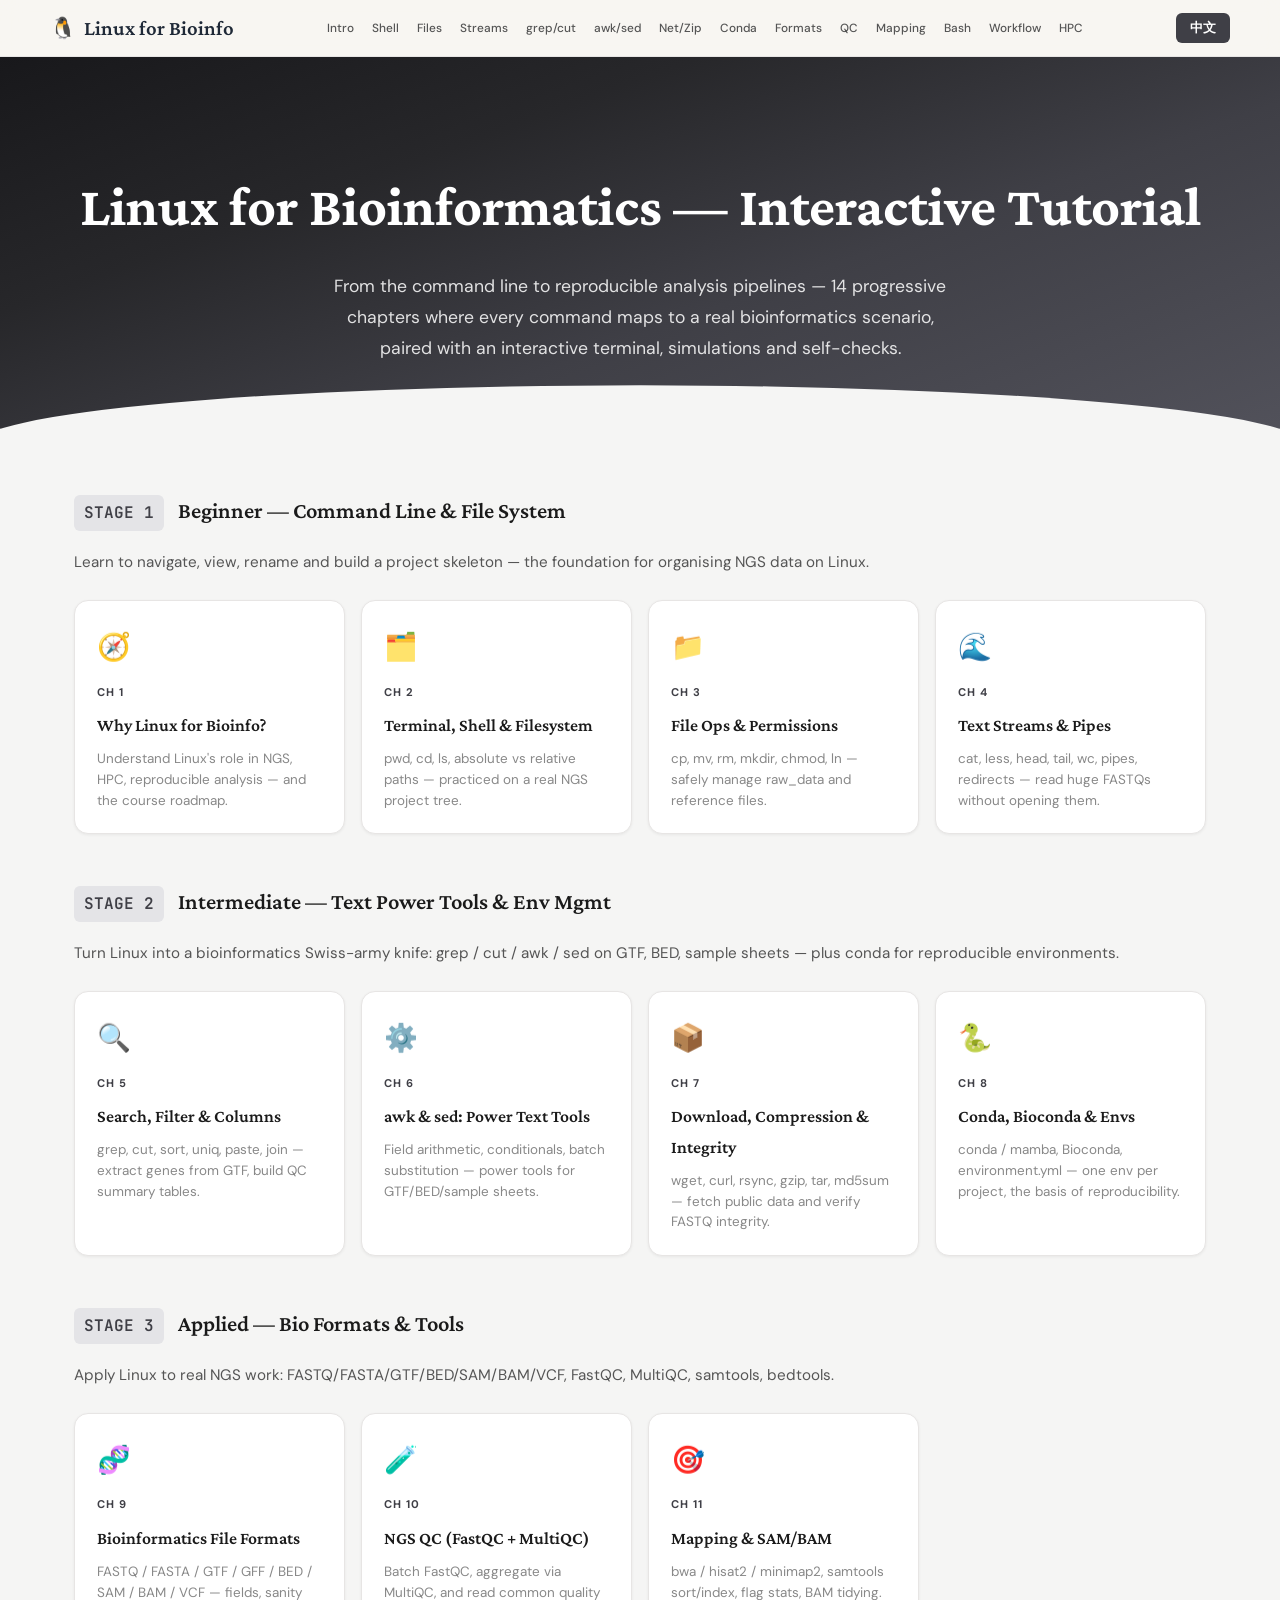
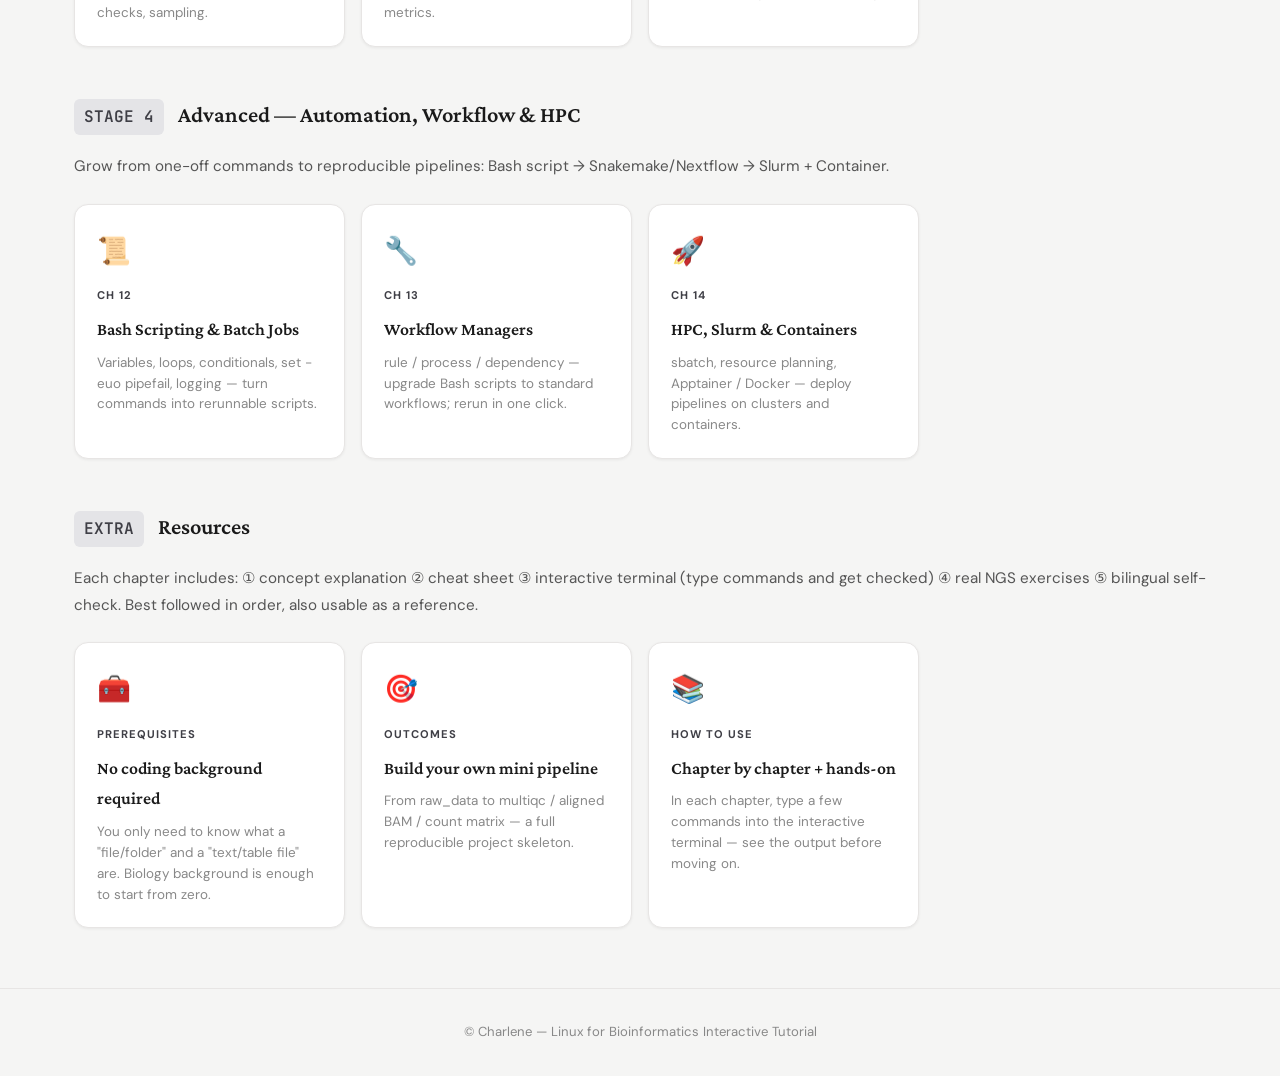
<file: index.html>
<!DOCTYPE html><html lang="zh-Hant"><head><meta charset="UTF-8"><meta name="viewport" content="width=device-width,initial-scale=1.0">
<title>Linux for Bioinformatics — Interactive Tutorial</title>
<meta name="description" content="From command line basics to reproducible NGS pipelines — a bilingual interactive Linux tutorial designed for bioinformatics.">
<link rel="stylesheet" href="styles.css"></head><body>
<nav class="top-nav"><div class="top-nav-inner">
  <a href="index.html" class="top-nav-brand"><span>🐧</span> <span data-zh="Linux 生資教學" data-en="Linux for Bioinfo">Linux 生資教學</span></a>
  <ul class="top-nav-links">
    <li><a href="intro.html">Intro</a></li>
    <li><a href="filesystem.html">Shell</a></li>
    <li><a href="file-ops.html">Files</a></li>
    <li><a href="text-streams.html">Streams</a></li>
    <li><a href="grep-cut-sort.html">grep/cut</a></li>
    <li><a href="awk-sed.html">awk/sed</a></li>
    <li><a href="download-compress.html">Net/Zip</a></li>
    <li><a href="conda.html">Conda</a></li>
    <li><a href="bio-formats.html">Formats</a></li>
    <li><a href="ngs-qc.html">QC</a></li>
    <li><a href="mapping.html">Mapping</a></li>
    <li><a href="bash-scripting.html">Bash</a></li>
    <li><a href="workflow.html">Workflow</a></li>
    <li><a href="hpc-container.html">HPC</a></li>
  </ul>
</div></nav>
<header class="hub-hero"><div style="position:relative;z-index:1;">
<h1 data-zh="生物資訊 Linux 互動式教學" data-en="Linux for Bioinformatics — Interactive Tutorial">生物資訊 Linux 互動式教學</h1>
<p data-lang="zh">從命令列到可重現分析流程 — 14 個章節循序漸進，每一個指令都對應到真實的生物資訊情境，搭配互動終端機、模擬練習與自我測驗。</p>
<p data-lang="en">From the command line to reproducible analysis pipelines — 14 progressive chapters where every command maps to a real bioinformatics scenario, paired with an interactive terminal, simulations and self-checks.</p>
</div></header>

<h2 class="hub-section-title"><span>STAGE 1</span> <span data-zh="基礎篇 — 命令列與檔案系統" data-en="Beginner — Command Line & File System">基礎篇 — 命令列與檔案系統</span></h2>
<p class="hub-section-desc" data-lang="zh">先學會在 Linux 中找路、看檔、改名、建立專案結構，建立真正能整理 NGS 資料的能力。</p>
<p class="hub-section-desc" data-lang="en">Learn to navigate, view, rename and build a project skeleton — the foundation for organising NGS data on Linux.</p>
<div class="hub-steps-grid">
  <a href="intro.html" class="hub-card"><div class="hub-emoji">🧭</div><span class="step-num">Ch 1</span><h3 data-zh="為什麼生資需要 Linux？" data-en="Why Linux for Bioinfo?">為什麼生資需要 Linux？</h3><p data-lang="zh">理解 Linux 在 NGS、HPC、可重現分析中的角色，以及課程學習地圖。</p><p data-lang="en">Understand Linux's role in NGS, HPC, reproducible analysis — and the course roadmap.</p></a>
  <a href="filesystem.html" class="hub-card"><div class="hub-emoji">🗂️</div><span class="step-num">Ch 2</span><h3 data-zh="Terminal、Shell 與檔案系統" data-en="Terminal, Shell & Filesystem">Terminal、Shell 與檔案系統</h3><p data-lang="zh">pwd、cd、ls、絕對/相對路徑，從 0 開始用 NGS 專案結構練習。</p><p data-lang="en">pwd, cd, ls, absolute vs relative paths — practiced on a real NGS project tree.</p></a>
  <a href="file-ops.html" class="hub-card"><div class="hub-emoji">📁</div><span class="step-num">Ch 3</span><h3 data-zh="檔案操作與權限" data-en="File Ops & Permissions">檔案操作與權限</h3><p data-lang="zh">cp、mv、rm、mkdir、chmod、ln — 安全管理 raw_data 與 reference。</p><p data-lang="en">cp, mv, rm, mkdir, chmod, ln — safely manage raw_data and reference files.</p></a>
  <a href="text-streams.html" class="hub-card"><div class="hub-emoji">🌊</div><span class="step-num">Ch 4</span><h3 data-zh="文字檔與串流處理" data-en="Text Streams & Pipes">文字檔與串流處理</h3><p data-lang="zh">cat、less、head、tail、wc、pipe、redirect — 不開檔就能讀懂大型 FASTQ。</p><p data-lang="en">cat, less, head, tail, wc, pipes, redirects — read huge FASTQs without opening them.</p></a>
</div>

<h2 class="hub-section-title"><span>STAGE 2</span> <span data-zh="中階篇 — 文字處理與環境管理" data-en="Intermediate — Text Power Tools & Env Mgmt">中階篇 — 文字處理與環境管理</span></h2>
<p class="hub-section-desc" data-lang="zh">把 Linux 變成生物資訊資料的瑞士刀：grep / cut / awk / sed 處理 GTF、BED、樣本表，並學會用 conda 管理可重現的軟體環境。</p>
<p class="hub-section-desc" data-lang="en">Turn Linux into a bioinformatics Swiss-army knife: grep / cut / awk / sed on GTF, BED, sample sheets — plus conda for reproducible environments.</p>
<div class="hub-steps-grid">
  <a href="grep-cut-sort.html" class="hub-card"><div class="hub-emoji">🔍</div><span class="step-num">Ch 5</span><h3 data-zh="搜尋、篩選與欄位處理" data-en="Search, Filter & Columns">搜尋、篩選與欄位處理</h3><p data-lang="zh">grep、cut、sort、uniq、paste、join — 從 GTF 抽出 gene、做 QC summary 表。</p><p data-lang="en">grep, cut, sort, uniq, paste, join — extract genes from GTF, build QC summary tables.</p></a>
  <a href="awk-sed.html" class="hub-card"><div class="hub-emoji">⚙️</div><span class="step-num">Ch 6</span><h3 data-zh="awk 與 sed 高階文字處理" data-en="awk & sed: Power Text Tools">awk 與 sed</h3><p data-lang="zh">欄位運算、條件判斷、批次取代 — 處理 GTF/BED/sample sheet 的進階武器。</p><p data-lang="en">Field arithmetic, conditionals, batch substitution — power tools for GTF/BED/sample sheets.</p></a>
  <a href="download-compress.html" class="hub-card"><div class="hub-emoji">📦</div><span class="step-num">Ch 7</span><h3 data-zh="壓縮、下載與資料完整性" data-en="Download, Compression & Integrity">壓縮、下載與資料完整性</h3><p data-lang="zh">wget、curl、rsync、gzip、tar、md5sum — 下載公開資料並驗證 FASTQ 完整性。</p><p data-lang="en">wget, curl, rsync, gzip, tar, md5sum — fetch public data and verify FASTQ integrity.</p></a>
  <a href="conda.html" class="hub-card"><div class="hub-emoji">🐍</div><span class="step-num">Ch 8</span><h3 data-zh="conda、Bioconda 與環境管理" data-en="Conda, Bioconda & Envs">conda 與環境管理</h3><p data-lang="zh">conda / mamba、Bioconda、environment.yml — 每個專案一個環境，可重現性的起點。</p><p data-lang="en">conda / mamba, Bioconda, environment.yml — one env per project, the basis of reproducibility.</p></a>
</div>

<h2 class="hub-section-title"><span>STAGE 3</span> <span data-zh="生資應用篇 — 格式與工具實戰" data-en="Applied — Bio Formats & Tools">生資應用篇 — 格式與工具實戰</span></h2>
<p class="hub-section-desc" data-lang="zh">把 Linux 技能落到 NGS 真正的工作流：FASTQ/FASTA/GTF/BED/SAM/BAM/VCF、FastQC、MultiQC、samtools、bedtools。</p>
<p class="hub-section-desc" data-lang="en">Apply Linux to real NGS work: FASTQ/FASTA/GTF/BED/SAM/BAM/VCF, FastQC, MultiQC, samtools, bedtools.</p>
<div class="hub-steps-grid">
  <a href="bio-formats.html" class="hub-card"><div class="hub-emoji">🧬</div><span class="step-num">Ch 9</span><h3 data-zh="生物資訊檔案格式" data-en="Bioinformatics File Formats">生物資訊檔案格式</h3><p data-lang="zh">FASTQ / FASTA / GTF / GFF / BED / SAM / BAM / VCF — 認識欄位、檢查、抽樣。</p><p data-lang="en">FASTQ / FASTA / GTF / GFF / BED / SAM / BAM / VCF — fields, sanity checks, sampling.</p></a>
  <a href="ngs-qc.html" class="hub-card"><div class="hub-emoji">🧪</div><span class="step-num">Ch 10</span><h3 data-zh="NGS QC 實作 (FastQC + MultiQC)" data-en="NGS QC (FastQC + MultiQC)">NGS QC 實作</h3><p data-lang="zh">批次跑 FastQC、整合 MultiQC 報告、解讀常見品質指標。</p><p data-lang="en">Batch FastQC, aggregate via MultiQC, and read common quality metrics.</p></a>
  <a href="mapping.html" class="hub-card"><div class="hub-emoji">🎯</div><span class="step-num">Ch 11</span><h3 data-zh="Mapping 與 SAM/BAM 處理" data-en="Mapping & SAM/BAM">Mapping 與 SAM/BAM 處理</h3><p data-lang="zh">bwa / hisat2 / minimap2、samtools sort/index、flag 統計、BAM 整理。</p><p data-lang="en">bwa / hisat2 / minimap2, samtools sort/index, flag stats, BAM tidying.</p></a>
</div>

<h2 class="hub-section-title"><span>STAGE 4</span> <span data-zh="進階篇 — 自動化、Workflow 與 HPC" data-en="Advanced — Automation, Workflow & HPC">進階篇 — 自動化、Workflow 與 HPC</span></h2>
<p class="hub-section-desc" data-lang="zh">從一次性指令成長為可重現 pipeline：Bash script → Snakemake/Nextflow → Slurm + Container。</p>
<p class="hub-section-desc" data-lang="en">Grow from one-off commands to reproducible pipelines: Bash script → Snakemake/Nextflow → Slurm + Container.</p>
<div class="hub-steps-grid">
  <a href="bash-scripting.html" class="hub-card"><div class="hub-emoji">📜</div><span class="step-num">Ch 12</span><h3 data-zh="Bash Scripting 與批次化" data-en="Bash Scripting & Batch Jobs">Bash Scripting 與批次化</h3><p data-lang="zh">變數、loop、條件判斷、set -euo pipefail、log — 把指令寫成可重跑流程。</p><p data-lang="en">Variables, loops, conditionals, set -euo pipefail, logging — turn commands into rerunnable scripts.</p></a>
  <a href="workflow.html" class="hub-card"><div class="hub-emoji">🔧</div><span class="step-num">Ch 13</span><h3 data-zh="Workflow Manager (Snakemake / Nextflow)" data-en="Workflow Managers">Workflow Manager</h3><p data-lang="zh">rule / process / dependency — 把 Bash script 升級為標準 workflow，一鍵重跑。</p><p data-lang="en">rule / process / dependency — upgrade Bash scripts to standard workflows; rerun in one click.</p></a>
  <a href="hpc-container.html" class="hub-card"><div class="hub-emoji">🚀</div><span class="step-num">Ch 14</span><h3 data-zh="HPC、Slurm 與容器" data-en="HPC, Slurm & Containers">HPC、Slurm 與容器</h3><p data-lang="zh">sbatch、資源規劃、Apptainer / Docker — 把流程部署到 cluster 與容器化環境。</p><p data-lang="en">sbatch, resource planning, Apptainer / Docker — deploy pipelines on clusters and containers.</p></a>
</div>

<h2 class="hub-section-title"><span>EXTRA</span> <span data-zh="學習資源" data-en="Resources">學習資源</span></h2>
<p class="hub-section-desc" data-lang="zh">每章包含：① 概念解說 ② Cheat sheet ③ 互動終端機（可輸入指令並驗證）④ 真實 NGS 場景練習 ⑤ 雙語自我測驗。建議按照章節順序學習，亦可作為查詢手冊使用。</p>
<p class="hub-section-desc" data-lang="en">Each chapter includes: ① concept explanation ② cheat sheet ③ interactive terminal (type commands and get checked) ④ real NGS exercises ⑤ bilingual self-check. Best followed in order, also usable as a reference.</p>
<div class="hub-steps-grid">
  <div class="hub-card" style="cursor:default"><div class="hub-emoji">🧰</div><span class="step-num" data-zh="先備能力" data-en="Prerequisites">先備能力</span><h3 data-zh="不需要程式背景" data-en="No coding background required">不需要程式背景</h3><p data-lang="zh">只需理解「檔案／資料夾」與「純文字／表格檔案」的差別。生物背景者可從零開始。</p><p data-lang="en">You only need to know what a "file/folder" and a "text/table file" are. Biology background is enough to start from zero.</p></div>
  <div class="hub-card" style="cursor:default"><div class="hub-emoji">🎯</div><span class="step-num" data-zh="學習成果" data-en="Outcomes">學習成果</span><h3 data-zh="獨立完成迷你 pipeline" data-en="Build your own mini pipeline">獨立完成迷你 pipeline</h3><p data-lang="zh">從 raw_data 到 multiqc / aligned BAM / count matrix，完整可重現專案資料夾。</p><p data-lang="en">From raw_data to multiqc / aligned BAM / count matrix — a full reproducible project skeleton.</p></div>
  <div class="hub-card" style="cursor:default"><div class="hub-emoji">📚</div><span class="step-num" data-zh="使用建議" data-en="How to use">使用建議</span><h3 data-zh="逐章 + 動手操作" data-en="Chapter by chapter + hands-on">逐章 + 動手操作</h3><p data-lang="zh">每一章請務必親手在互動終端機輸入幾個指令，看到結果再進入下一章。</p><p data-lang="en">In each chapter, type a few commands into the interactive terminal — see the output before moving on.</p></div>
</div>

<div style="height:60px"></div>
<footer class="site-footer">© Charlene — Linux for Bioinformatics Interactive Tutorial</footer>
<script src="i18n.js"></script>
</body></html>
</file>
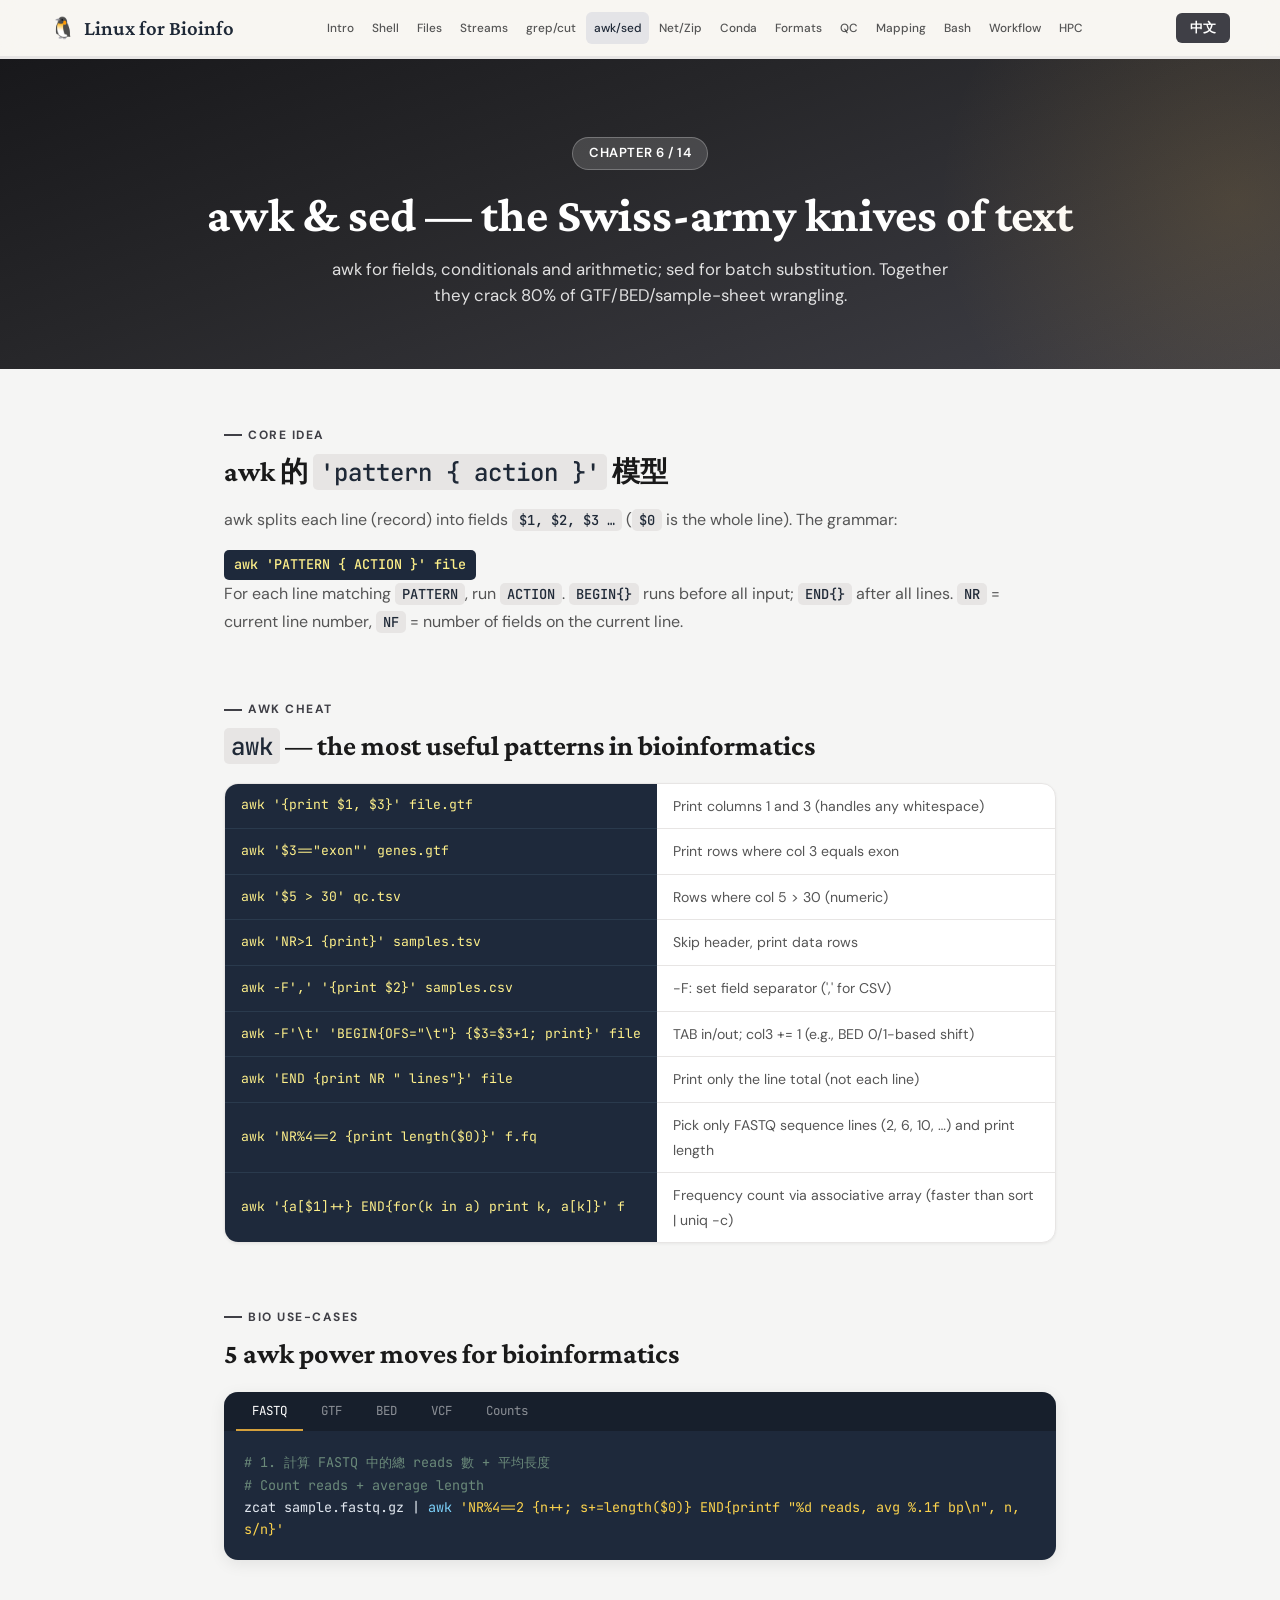
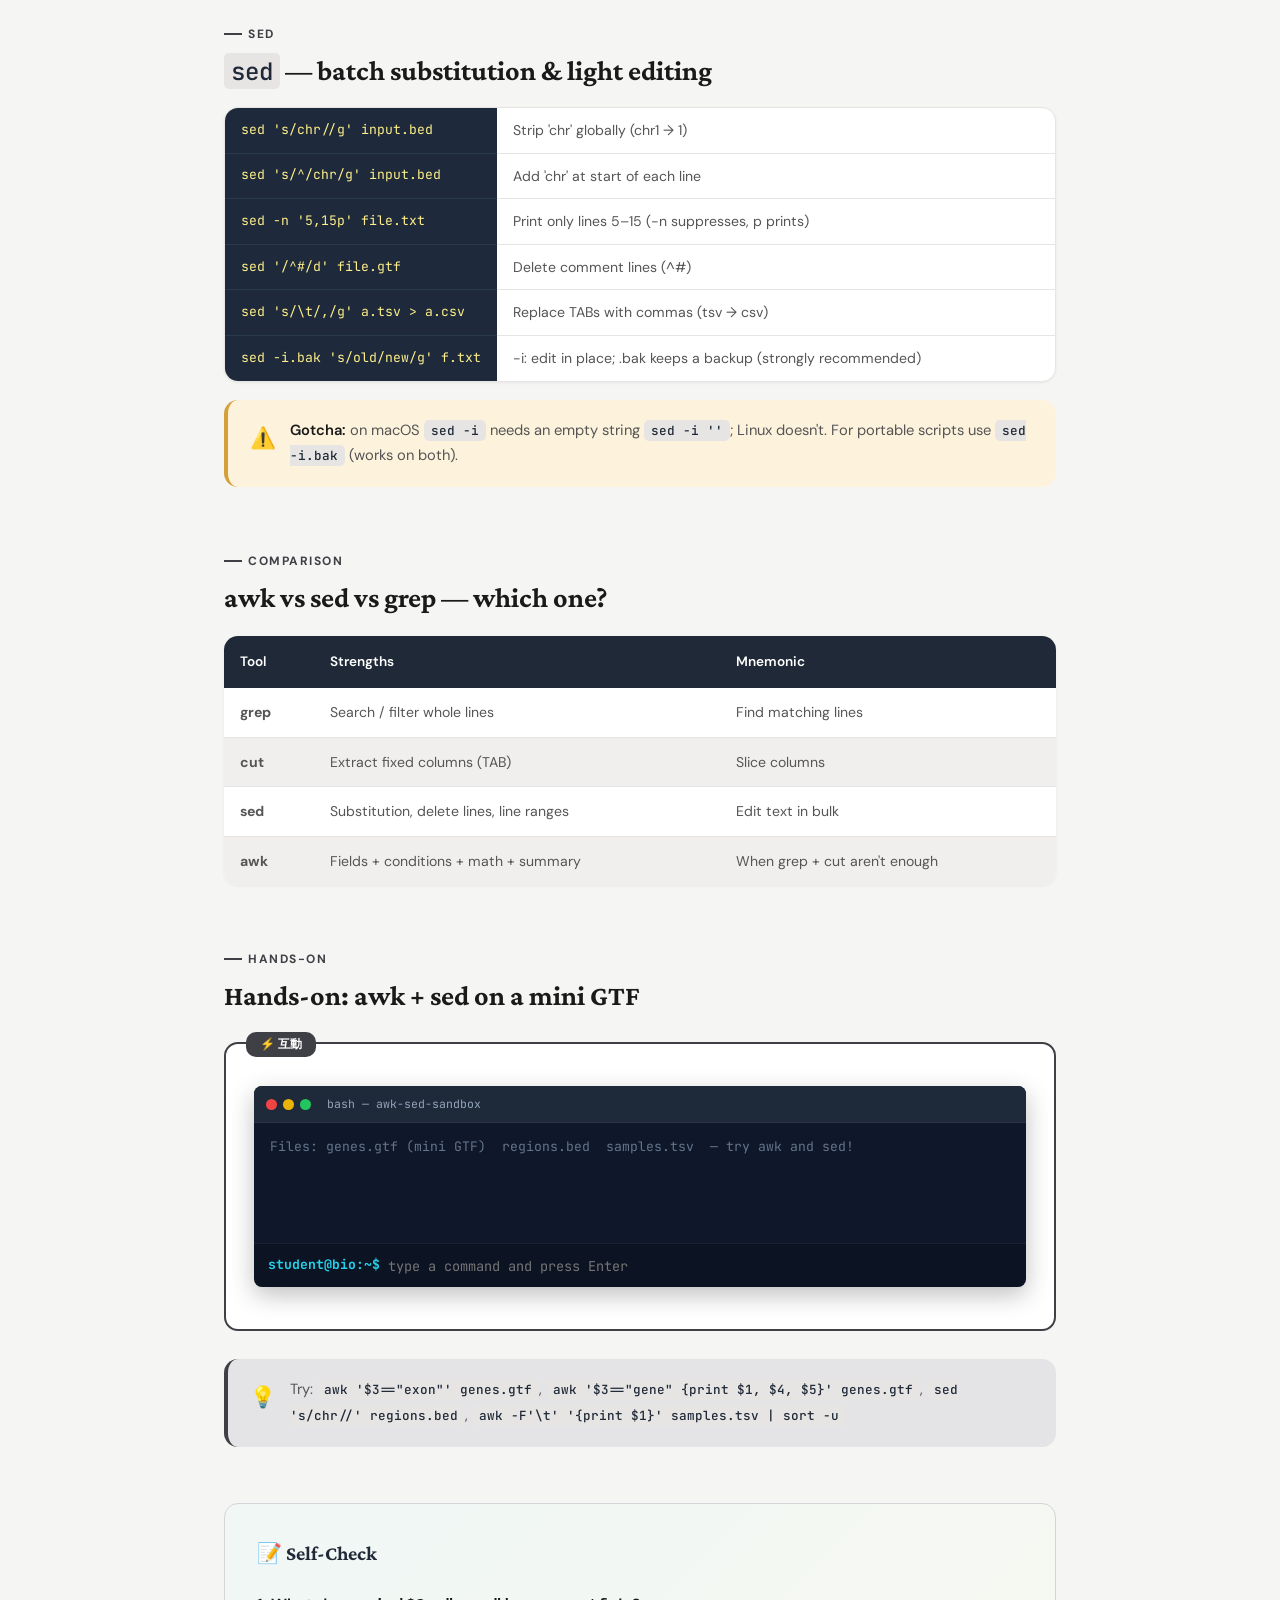
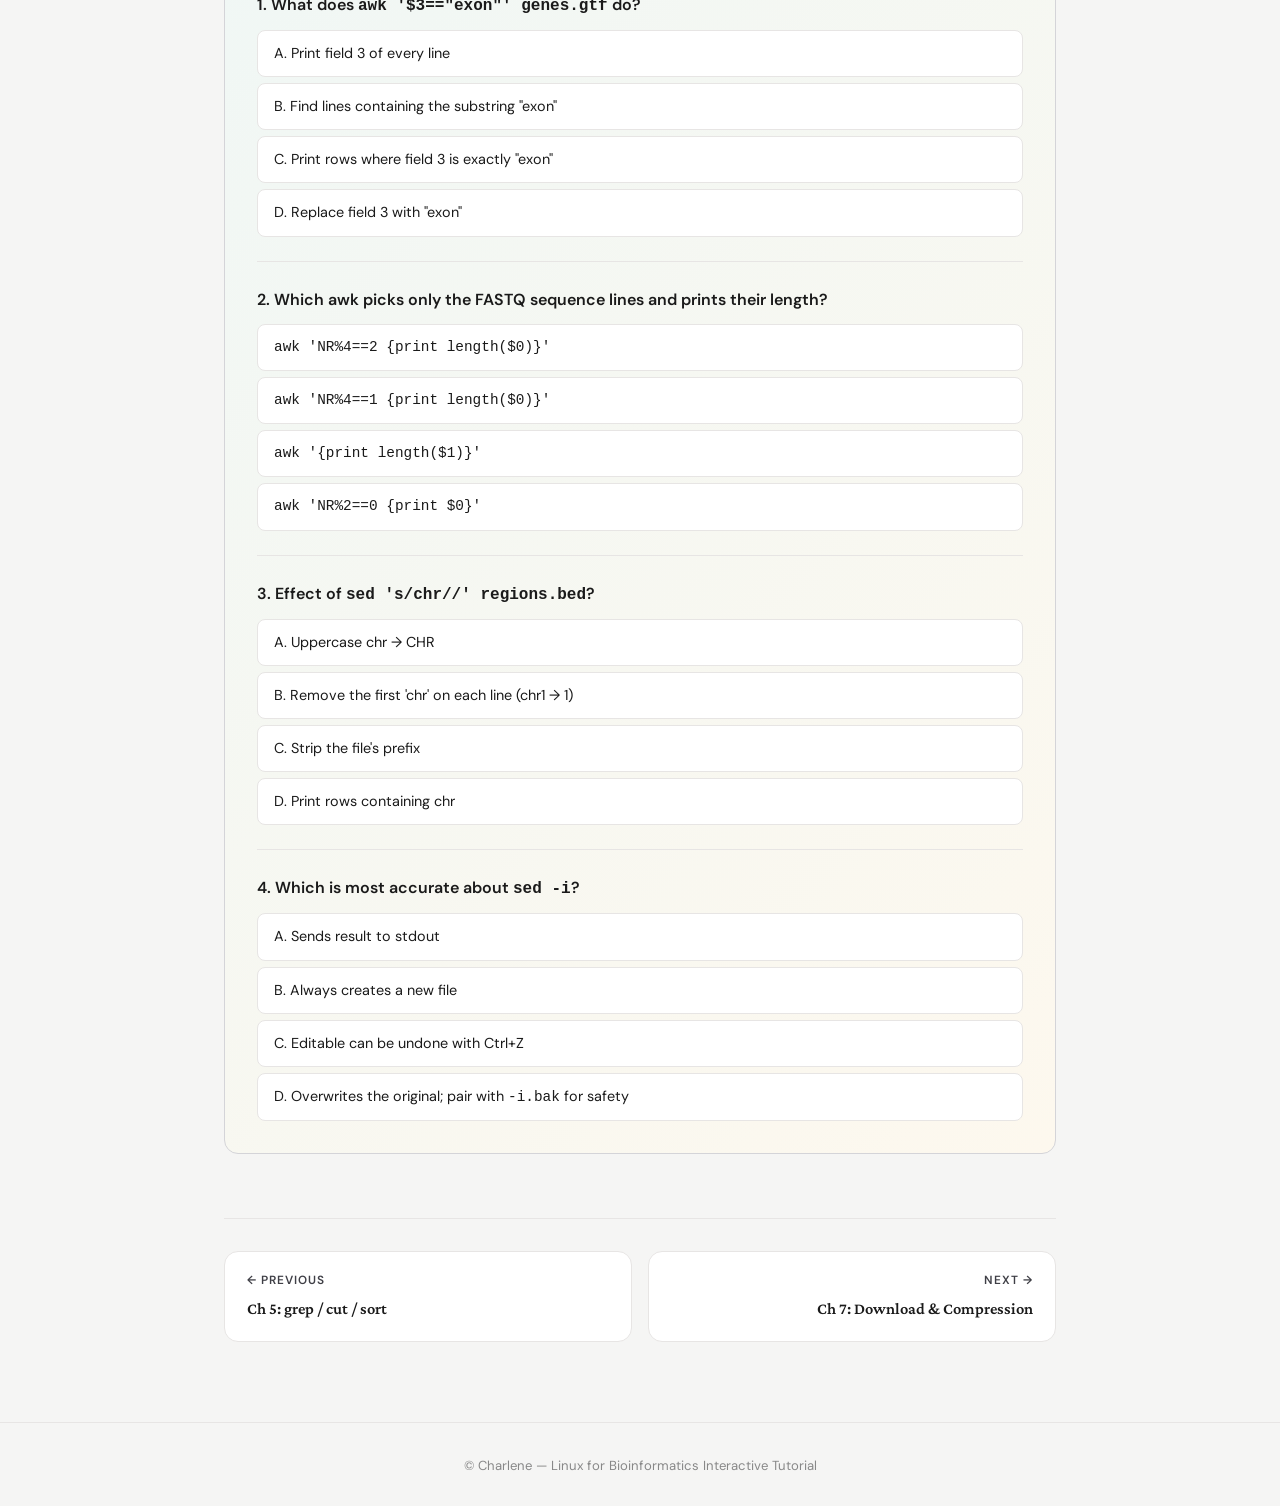
<file: awk-sed.html>
<!DOCTYPE html><html lang="zh-Hant"><head><meta charset="UTF-8"><meta name="viewport" content="width=device-width,initial-scale=1.0">
<title>Ch 6: awk & sed — Linux Tutorial</title>
<link rel="stylesheet" href="styles.css">
</head><body>
<nav class="top-nav"><div class="top-nav-inner">
  <a href="index.html" class="top-nav-brand"><span>🐧</span> <span data-zh="Linux 生資教學" data-en="Linux for Bioinfo">Linux 生資教學</span></a>
  <ul class="top-nav-links">
    <li><a href="intro.html">Intro</a></li><li><a href="filesystem.html">Shell</a></li><li><a href="file-ops.html">Files</a></li><li><a href="text-streams.html">Streams</a></li><li><a href="grep-cut-sort.html">grep/cut</a></li><li><a href="awk-sed.html" class="active">awk/sed</a></li><li><a href="download-compress.html">Net/Zip</a></li><li><a href="conda.html">Conda</a></li><li><a href="bio-formats.html">Formats</a></li><li><a href="ngs-qc.html">QC</a></li><li><a href="mapping.html">Mapping</a></li><li><a href="bash-scripting.html">Bash</a></li><li><a href="workflow.html">Workflow</a></li><li><a href="hpc-container.html">HPC</a></li>
  </ul>
</div></nav>
<div class="progress-bar-container"><div class="progress-bar" id="progressBar"></div></div>
<header class="page-hero"><div class="step-badge">CHAPTER 6 / 14</div>
<h1 data-zh="awk 與 sed — 文字處理的瑞士刀" data-en="awk & sed — the Swiss-army knives of text">awk 與 sed — 文字處理的瑞士刀</h1>
<p class="subtitle" data-lang="zh">awk 處理欄位、條件、運算；sed 做批次取代。掌握這兩個就能解 80% 的 GTF/BED/sample sheet 整理問題。</p>
<p class="subtitle" data-lang="en">awk for fields, conditionals and arithmetic; sed for batch substitution. Together they crack 80% of GTF/BED/sample-sheet wrangling.</p>
</header>
<main class="content-wrap">

<!-- awk core idea -->
<section class="section">
<div class="section-label" data-zh="核心觀念" data-en="CORE IDEA">核心觀念</div>
<h2 data-zh="awk 的「pattern { action }」模型" data-en="awk's pattern + action model">awk 的 <code>'pattern { action }'</code> 模型</h2>
<div data-lang="zh">
<p>awk 把每一行（record）依分隔符切成欄位 <code>$1, $2, $3 ...</code>（<code>$0</code> 是整行）。語法：</p>
<pre class="cmd-line">awk 'PATTERN { ACTION }' file</pre>
<p>對於符合 <code>PATTERN</code> 的每一行，執行 <code>ACTION</code>。<code>BEGIN{}</code> 在處理任何行前執行；<code>END{}</code> 在所有行處理完後執行。<code>NR</code> = 目前行號，<code>NF</code> = 目前行的欄位數。</p>
</div>
<div data-lang="en">
<p>awk splits each line (record) into fields <code>$1, $2, $3 …</code> (<code>$0</code> is the whole line). The grammar:</p>
<pre class="cmd-line">awk 'PATTERN { ACTION }' file</pre>
<p>For each line matching <code>PATTERN</code>, run <code>ACTION</code>. <code>BEGIN{}</code> runs before all input; <code>END{}</code> after all lines. <code>NR</code> = current line number, <code>NF</code> = number of fields on the current line.</p>
</div>
</section>

<!-- awk cheat -->
<section class="section">
<div class="section-label" data-zh="awk 速查" data-en="AWK CHEAT">awk 速查</div>
<h2><code>awk</code> — <span data-zh="生資最常用的範例" data-en="the most useful patterns in bioinformatics">生資最常用的範例</span></h2>
<div class="cheat">
<div class="cheat-cmd">awk '{print $1, $3}' file.gtf</div><div class="cheat-desc" data-zh="印出第 1 與第 3 欄（自動處理多種空白）" data-en="Print columns 1 and 3 (handles any whitespace)">印出指定欄位</div>
<div class="cheat-cmd">awk '$3=="exon"' genes.gtf</div><div class="cheat-desc" data-zh="只印第 3 欄等於 exon 的行" data-en="Print rows where col 3 equals exon">條件過濾</div>
<div class="cheat-cmd">awk '$5 &gt; 30' qc.tsv</div><div class="cheat-desc" data-zh="第 5 欄 &gt; 30 的行（數值比較）" data-en="Rows where col 5 > 30 (numeric)">數值條件</div>
<div class="cheat-cmd">awk 'NR&gt;1 {print}' samples.tsv</div><div class="cheat-desc" data-zh="跳過 header 印出資料行" data-en="Skip header, print data rows">跳過 header</div>
<div class="cheat-cmd">awk -F',' '{print $2}' samples.csv</div><div class="cheat-desc" data-zh="-F：指定欄位分隔符（CSV 用 ,）" data-en="-F: set field separator (',' for CSV)">指定分隔符</div>
<div class="cheat-cmd">awk -F'\t' 'BEGIN{OFS="\t"} {$3=$3+1; print}' file</div><div class="cheat-desc" data-zh="輸入 tab、輸出也 tab；把第 3 欄 +1（BED 0/1 base 轉換）" data-en="TAB in/out; col3 += 1 (e.g., BED 0/1-based shift)">in/out 都 tab + 欄位運算</div>
<div class="cheat-cmd">awk 'END {print NR " lines"}' file</div><div class="cheat-desc" data-zh="只印總行數（不印每一行）" data-en="Print only the line total (not each line)">行數統計</div>
<div class="cheat-cmd">awk 'NR%4==2 {print length($0)}' f.fq</div><div class="cheat-desc" data-zh="FASTQ 中只取序列行（第 2、6、10 ...），印長度" data-en="Pick only FASTQ sequence lines (2, 6, 10, …) and print length">FASTQ 序列長度</div>
<div class="cheat-cmd">awk '{a[$1]++} END{for(k in a) print k, a[k]}' f</div><div class="cheat-desc" data-zh="用關聯陣列做頻率統計（比 sort | uniq -c 快）" data-en="Frequency count via associative array (faster than sort | uniq -c)">關聯陣列頻率</div>
</div>
</section>

<!-- awk practical -->
<section class="section">
<div class="section-label" data-zh="生資實戰" data-en="BIO USE-CASES">生資實戰</div>
<h2 data-zh="awk 的 5 個生資神技" data-en="5 awk power moves for bioinformatics">awk 的 5 個生資神技</h2>
<div class="code-tabs">
<div class="code-tab-btns">
<button class="code-tab-btn active" onclick="switchTab(this,'a1')">FASTQ</button>
<button class="code-tab-btn" onclick="switchTab(this,'a2')">GTF</button>
<button class="code-tab-btn" onclick="switchTab(this,'a3')">BED</button>
<button class="code-tab-btn" onclick="switchTab(this,'a4')">VCF</button>
<button class="code-tab-btn" onclick="switchTab(this,'a5')" data-zh="頻率" data-en="Counts">頻率</button>
</div>
<div class="code-tab-content active" id="a1"><pre><span class="comment"># 1. 計算 FASTQ 中的總 reads 數 + 平均長度
# Count reads + average length</span>
zcat sample.fastq.gz | <span class="func">awk</span> <span class="str">'NR%4==2 {n++; s+=length($0)} END{printf "%d reads, avg %.1f bp\n", n, s/n}'</span></pre></div>
<div class="code-tab-content" id="a2"><pre><span class="comment"># 2. 從 GTF 提取所有 protein-coding transcripts 的 BED
# Extract protein_coding transcript intervals as BED</span>
<span class="func">awk</span> <span class="str">'$3=="transcript" &amp;&amp; /protein_coding/ {print $1"\t"$4-1"\t"$5"\t"$10"\t.\t"$7}'</span> genes.gtf \
  <span class="op">|</span> <span class="func">tr</span> -d <span class="str">'";'</span> <span class="op">&gt;</span> protein_coding.bed</pre></div>
<div class="code-tab-content" id="a3"><pre><span class="comment"># 3. BED 0-based vs 1-based 轉換（1-based half-open → 0-based half-open 形式）
# Convert 1-based to 0-based BED start</span>
<span class="func">awk</span> -F<span class="str">'\t'</span> <span class="str">'BEGIN{OFS="\t"} {$2=$2-1; print}'</span> in.bed <span class="op">&gt;</span> out.bed

<span class="comment"># 統計 BED 各 chrom 上的 interval 數</span>
<span class="func">awk</span> <span class="str">'{a[$1]++} END{for(c in a) print c, a[c]}'</span> regions.bed</pre></div>
<div class="code-tab-content" id="a4"><pre><span class="comment"># 4. VCF 中 PASS 且 QUAL > 30 的變異
# PASS variants with QUAL > 30 in a VCF</span>
<span class="func">awk</span> -F<span class="str">'\t'</span> <span class="str">'/^#/{print; next} $7=="PASS" &amp;&amp; $6&gt;30'</span> cohort.vcf <span class="op">&gt;</span> highq.vcf</pre></div>
<div class="code-tab-content" id="a5"><pre><span class="comment"># 5. 每個 sample 的 read 計數（樣本表 + 計數表 join 不夠時）
# Per-sample read count from a counts file</span>
<span class="func">awk</span> -F<span class="str">'\t'</span> <span class="str">'NR&gt;1 {sums[$1]+=$3} END{for(s in sums) print s, sums[s]}'</span> counts.tsv</pre></div>
</div>
</section>

<!-- sed -->
<section class="section">
<div class="section-label" data-zh="批次取代" data-en="SED">批次取代</div>
<h2><code>sed</code> — <span data-zh="批次取代與簡單編輯" data-en="batch substitution & light editing">批次取代與簡單編輯</span></h2>
<div class="cheat">
<div class="cheat-cmd">sed 's/chr//g' input.bed</div><div class="cheat-desc" data-zh="把所有 chr 拿掉（chr1 → 1）" data-en="Strip 'chr' globally (chr1 → 1)">移除 chr 前綴</div>
<div class="cheat-cmd">sed 's/^/chr/g' input.bed</div><div class="cheat-desc" data-zh="每行開頭加 chr（1 → chr1）" data-en="Add 'chr' at start of each line">加上 chr 前綴</div>
<div class="cheat-cmd">sed -n '5,15p' file.txt</div><div class="cheat-desc" data-zh="只印第 5–15 行（-n 抑制其他輸出，p 印出）" data-en="Print only lines 5–15 (-n suppresses, p prints)">取特定行範圍</div>
<div class="cheat-cmd">sed '/^#/d' file.gtf</div><div class="cheat-desc" data-zh="刪除註解行（# 開頭）" data-en="Delete comment lines (^#)">刪除註解行</div>
<div class="cheat-cmd">sed 's/\t/,/g' a.tsv &gt; a.csv</div><div class="cheat-desc" data-zh="把 tab 換成逗號（tsv → csv）" data-en="Replace TABs with commas (tsv → csv)">tsv → csv</div>
<div class="cheat-cmd">sed -i.bak 's/old/new/g' f.txt</div><div class="cheat-desc" data-zh="-i：原地修改檔案；.bak 留備份（最強建議）" data-en="-i: edit in place; .bak keeps a backup (strongly recommended)">原地修改 + 備份</div>
</div>
<div class="callout warn"><span class="callout-icon">⚠️</span><div>
<p data-lang="zh"><strong>陷阱：</strong>macOS 上 <code>sed -i</code> 必須加空字串 <code>sed -i ''</code>，Linux 不需要。寫跨平台 script 時可改用 <code>sed -i.bak</code>（兩邊都認）。</p>
<p data-lang="en"><strong>Gotcha:</strong> on macOS <code>sed -i</code> needs an empty string <code>sed -i ''</code>; Linux doesn't. For portable scripts use <code>sed -i.bak</code> (works on both).</p>
</div></div>
</section>

<!-- awk vs sed -->
<section class="section">
<div class="section-label" data-zh="比較" data-en="COMPARISON">比較</div>
<h2 data-zh="awk vs sed vs grep — 該選哪一個？" data-en="awk vs sed vs grep — which one?">awk vs sed vs grep — 該選哪一個？</h2>
<table class="comp-table">
<thead><tr><th data-zh="工具" data-en="Tool">工具</th><th data-zh="擅長" data-en="Strengths">擅長</th><th data-zh="簡單口訣" data-en="Mnemonic">簡單口訣</th></tr></thead>
<tbody>
<tr><td><strong>grep</strong></td>
    <td data-zh="搜尋／篩選整行" data-en="Search / filter whole lines">搜尋／篩選整行</td>
    <td data-zh="找符合條件的「行」" data-en="Find matching lines">找符合條件的「行」</td></tr>
<tr><td><strong>cut</strong></td>
    <td data-zh="抽出固定欄位（tab 分隔）" data-en="Extract fixed columns (TAB)">抽出固定欄位（tab 分隔）</td>
    <td data-zh="切「欄」" data-en="Slice columns">切「欄」</td></tr>
<tr><td><strong>sed</strong></td>
    <td data-zh="批次取代、刪行、行範圍" data-en="Substitution, delete lines, line ranges">批次取代、刪行、行範圍</td>
    <td data-zh="改寫整段文字" data-en="Edit text in bulk">改寫整段文字</td></tr>
<tr><td><strong>awk</strong></td>
    <td data-zh="欄位 + 條件 + 運算 + 統計" data-en="Fields + conditions + math + summary">欄位 + 條件 + 運算 + 統計</td>
    <td data-zh="當 grep + cut 不夠用時" data-en="When grep + cut aren't enough">當 grep + cut 不夠用時</td></tr>
</tbody></table>
</section>

<!-- Hands-on -->
<section class="section">
<div class="section-label" data-zh="動手做" data-en="HANDS-ON">動手做</div>
<h2 data-zh="互動：在 mini GTF 上練習 awk + sed" data-en="Hands-on: awk + sed on a mini GTF">互動：在 mini GTF 上練習 awk + sed</h2>
<div class="interactive-panel">
<div data-term-id="t-awk"></div>
</div>
<div class="callout tip"><span class="callout-icon">💡</span><div>
<p data-lang="zh">建議試試：<code>awk '$3=="exon"' genes.gtf</code>、<code>awk '$3=="gene" {print $1, $4, $5}' genes.gtf</code>、<code>sed 's/chr//' regions.bed</code>、<code>awk -F'\t' '{print $1}' samples.tsv | sort -u</code></p>
<p data-lang="en">Try: <code>awk '$3=="exon"' genes.gtf</code>, <code>awk '$3=="gene" {print $1, $4, $5}' genes.gtf</code>, <code>sed 's/chr//' regions.bed</code>, <code>awk -F'\t' '{print $1}' samples.tsv | sort -u</code></p>
</div></div>
</section>

<!-- Quiz -->
<section class="quiz-section">
<h3>📝 <span data-zh="自我檢測" data-en="Self-Check">自我檢測</span></h3>
<div class="quiz-q" data-answer="2" data-explain-zh="$3 是第 3 欄；GTF 中第 3 欄是 feature 類型（gene/transcript/exon...）" data-explain-en="$3 is field 3 — the GTF feature type (gene/transcript/exon...).">
<p data-lang="zh">1. <code>awk '$3=="exon"' genes.gtf</code> 在做什麼？</p>
<p data-lang="en">1. What does <code>awk '$3=="exon"' genes.gtf</code> do?</p>
<div class="quiz-options">
<div class="quiz-opt" data-idx="0"><span data-lang="zh">A. 印出每行的第 3 欄</span><span data-lang="en">A. Print field 3 of every line</span></div>
<div class="quiz-opt" data-idx="1"><span data-lang="zh">B. 找包含「exon」字串的行</span><span data-lang="en">B. Find lines containing the substring "exon"</span></div>
<div class="quiz-opt" data-idx="2"><span data-lang="zh">C. 只印「第 3 欄正好是 exon」的行</span><span data-lang="en">C. Print rows where field 3 is exactly "exon"</span></div>
<div class="quiz-opt" data-idx="3"><span data-lang="zh">D. 把第 3 欄改成 exon</span><span data-lang="en">D. Replace field 3 with "exon"</span></div>
</div><div class="quiz-feedback"></div></div>

<div class="quiz-q" data-answer="0" data-explain-zh="FASTQ 4 行一筆 read：第 2/6/10 行是序列（NR%4==2）。" data-explain-en="FASTQ uses 4 lines per record; the sequence is on lines 2, 6, 10 ... (NR%4==2).">
<p data-lang="zh">2. 想計算 FASTQ 中每個序列的長度，要選哪一個？</p>
<p data-lang="en">2. Which awk picks only the FASTQ sequence lines and prints their length?</p>
<div class="quiz-options">
<div class="quiz-opt" data-idx="0"><code>awk 'NR%4==2 {print length($0)}'</code></div>
<div class="quiz-opt" data-idx="1"><code>awk 'NR%4==1 {print length($0)}'</code></div>
<div class="quiz-opt" data-idx="2"><code>awk '{print length($1)}'</code></div>
<div class="quiz-opt" data-idx="3"><code>awk 'NR%2==0 {print $0}'</code></div>
</div><div class="quiz-feedback"></div></div>

<div class="quiz-q" data-answer="1" data-explain-zh="sed 's/chr//' 將 chr 取代為空字串，常見於 Ensembl/UCSC 命名互轉。" data-explain-en="sed 's/chr//' replaces 'chr' with empty — common Ensembl/UCSC naming swap.">
<p data-lang="zh">3. <code>sed 's/chr//' regions.bed</code> 的效果？</p>
<p data-lang="en">3. Effect of <code>sed 's/chr//' regions.bed</code>?</p>
<div class="quiz-options">
<div class="quiz-opt" data-idx="0"><span data-lang="zh">A. 所有 chr 替換為大寫 CHR</span><span data-lang="en">A. Uppercase chr → CHR</span></div>
<div class="quiz-opt" data-idx="1"><span data-lang="zh">B. 移除每行的第一個 chr（chr1 → 1）</span><span data-lang="en">B. Remove the first 'chr' on each line (chr1 → 1)</span></div>
<div class="quiz-opt" data-idx="2"><span data-lang="zh">C. 移除整個檔名前綴</span><span data-lang="en">C. Strip the file's prefix</span></div>
<div class="quiz-opt" data-idx="3"><span data-lang="zh">D. 顯示包含 chr 的行</span><span data-lang="en">D. Print rows containing chr</span></div>
</div><div class="quiz-feedback"></div></div>

<div class="quiz-q" data-answer="3" data-explain-zh="sed -i 是「原地修改」(in-place)，極危險建議加 .bak 備份；macOS 上 sed -i '' 才正確。" data-explain-en="sed -i edits in place — dangerous; .bak makes a backup. On macOS use sed -i ''.">
<p data-lang="zh">4. 關於 <code>sed -i</code>，下列何者最正確？</p>
<p data-lang="en">4. Which is most accurate about <code>sed -i</code>?</p>
<div class="quiz-options">
<div class="quiz-opt" data-idx="0"><span data-lang="zh">A. 把結果輸出到 stdout</span><span data-lang="en">A. Sends result to stdout</span></div>
<div class="quiz-opt" data-idx="1"><span data-lang="zh">B. 一律建立新檔</span><span data-lang="en">B. Always creates a new file</span></div>
<div class="quiz-opt" data-idx="2"><span data-lang="zh">C. 修改後可以 Ctrl+Z 還原</span><span data-lang="en">C. Editable can be undone with Ctrl+Z</span></div>
<div class="quiz-opt" data-idx="3"><span data-lang="zh">D. 直接覆寫原檔；建議搭配 <code>-i.bak</code> 留備份</span><span data-lang="en">D. Overwrites the original; pair with <code>-i.bak</code> for safety</span></div>
</div><div class="quiz-feedback"></div></div>
</section>

<nav class="page-nav">
  <a href="grep-cut-sort.html"><span class="nav-dir" data-zh="← 上一章" data-en="← Previous">← 上一章</span><span class="nav-title">Ch 5: grep / cut / sort</span></a>
  <a href="download-compress.html"><span class="nav-dir" data-zh="下一章 →" data-en="Next →">下一章 →</span><span class="nav-title">Ch 7: Download & Compression</span></a>
</nav>
</main>
<footer class="site-footer">© Charlene — Linux for Bioinformatics Interactive Tutorial</footer>
<script src="i18n.js"></script>
<script src="common.js"></script>
<script>
const MINI_GTF=
'#!genome-build GRCh38\n'+
'chr1\tHAVANA\tgene\t11868\t14409\t.\t+\t.\tgene_id "ENSG001"; gene_name "DDX11L1"; gene_type "protein_coding";\n'+
'chr1\tHAVANA\ttranscript\t11868\t14409\t.\t+\t.\ttranscript_id "T1";\n'+
'chr1\tHAVANA\texon\t11868\t12227\t.\t+\t.\texon_number 1;\n'+
'chr1\tHAVANA\texon\t12613\t12721\t.\t+\t.\texon_number 2;\n'+
'chr1\tHAVANA\texon\t13221\t14409\t.\t+\t.\texon_number 3;\n'+
'chr2\tENSEMBL\tgene\t100000\t101000\t.\t+\t.\tgene_id "ENSG002"; gene_name "TP53"; gene_type "protein_coding";\n'+
'chr2\tENSEMBL\ttranscript\t100000\t101000\t.\t+\t.\ttranscript_id "T2";\n'+
'chr2\tENSEMBL\texon\t100000\t100500\t.\t+\t.\texon_number 1;\n'+
'chrX\tHAVANA\tgene\t50000\t51000\t.\t-\t.\tgene_id "ENSG003"; gene_name "MIR1"; gene_type "miRNA";\n';
const BED='chr1\t100\t200\trgn1\nchr1\t300\t400\trgn2\nchr2\t500\t800\trgn3\n';
const SAMPLES='sample\tcondition\nA\tctrl\nB\ttreat\nC\tctrl\nD\ttreat\n';

function evalAwk(prog,input){
  // Very small awk subset: support $3=="x", $3=="x" {print $1,$4,$5}, NR>1, NR%4==2 {print length($0)}, /pat/, BEGIN/END limited
  const lines=input.split('\n').filter(x=>x.length||true);
  const out=[];
  let m;
  if(m=prog.match(/^\$(\d+)=="([^"]+)"$/)){
    const f=+m[1],v=m[2];
    lines.forEach(l=>{const cols=l.split('\t');if(cols[f-1]===v)out.push(l);});
  } else if(m=prog.match(/^\$(\d+)=="([^"]+)"\s*\{\s*print\s+(.+)\}$/)){
    const f=+m[1],v=m[2],pl=m[3];
    lines.forEach(l=>{const cols=l.split('\t');if(cols[f-1]===v){
      const items=pl.split(/[, ]+/).map(s=>s.trim()).filter(Boolean);
      const printed=items.map(it=>{const mm=it.match(/^\$(\d+)$/);return mm?cols[+mm[1]-1]:'';}).join('\t');
      out.push(printed);
    }});
  } else if(prog==='NR>1') {
    lines.slice(1).forEach(l=>out.push(l));
  } else if(prog==='NR>1 {print}') {
    lines.slice(1).forEach(l=>out.push(l));
  } else if(prog.match(/^NR%4==2/)) {
    lines.forEach((l,i)=>{if((i+1)%4===2)out.push(String(l.length));});
  } else if(m=prog.match(/^\/(.+)\/$/)) {
    const re=new RegExp(m[1]);
    lines.forEach(l=>{if(re.test(l))out.push(l);});
  } else if(prog==='END{print NR}'||prog==='END {print NR}') {
    out.push(String(lines.length));
  } else if(prog.match(/^\{print\s+\$(\d+)/)){
    const f=+prog.match(/\$(\d+)/)[1];
    lines.forEach(l=>{const cols=l.split('\t');out.push(cols[f-1]||'');});
  } else {
    out.push('[awk subset can only handle a small set of patterns — try $3=="exon", NR>1, /pattern/, NR%4==2]');
  }
  return out.join('\n');
}
function evalSed(prog,input){
  let m;
  if(m=prog.match(/^s\/([^\/]*)\/([^\/]*)\/g?$/)){
    const a=m[1],b=m[2],g=prog.endsWith('/g');
    return input.split('\n').map(l=>g? l.replace(new RegExp(a,'g'),b): l.replace(new RegExp(a),b)).join('\n');
  }
  if(m=prog.match(/^\/(.+)\/d$/)){
    const re=new RegExp(m[1]);
    return input.split('\n').filter(l=>!re.test(l)).join('\n');
  }
  return '[sed subset only supports s/.../...//[g] and /pattern/d]';
}
TermSim.create('t-awk',{
  prompt:'student@bio:~$',
  title:'awk-sed-sandbox',
  banner:'Files: genes.gtf (mini GTF)  regions.bed  samples.tsv  — try awk and sed!',
  validate:function(cmd){
    const c=cmd.trim();
    function pipeProcess(input,steps){
      let cur=input;
      for(const s of steps){
        const t=s.trim();
        if(t==='wc -l') cur=String(cur.split('\n').filter(x=>x.length).length);
        else if(t.startsWith('head -n ')){const n=+t.split(/\s+/)[2];cur=cur.split('\n').slice(0,n).join('\n');}
        else if(t==='head'){cur=cur.split('\n').slice(0,10).join('\n');}
        else if(t==='sort') cur=cur.split('\n').filter(x=>x.length).sort().join('\n');
        else if(t==='sort -u') cur=Array.from(new Set(cur.split('\n').filter(x=>x.length))).sort().join('\n');
        else if(t==='uniq -c'){const ls=cur.split('\n').filter(x=>x.length);const map={};ls.forEach(l=>{map[l]=(map[l]||0)+1;});cur=Object.keys(map).map(k=>String(map[k]).padStart(6)+' '+k).join('\n');}
        else { cur='[unsupported step: '+t+']'; }
      }
      return cur;
    }
    let m,stream=null,head=c.split('|')[0].trim();
    if(m=head.match(/^awk\s+(?:-F'?(\S)'?\s+)?'([^']+)'\s+(\S+)$/)){
      const file=m[3];
      if(file==='genes.gtf') stream=evalAwk(m[2],MINI_GTF);
      else if(file==='regions.bed') stream=evalAwk(m[2],BED);
      else if(file==='samples.tsv') stream=evalAwk(m[2],SAMPLES);
      else return {ok:false,err:true,out:'awk: '+file+' not found in sandbox'};
    } else if(m=head.match(/^sed\s+'([^']+)'\s+(\S+)$/)){
      const file=m[2];
      let input=null;
      if(file==='genes.gtf') input=MINI_GTF;
      else if(file==='regions.bed') input=BED;
      else if(file==='samples.tsv') input=SAMPLES;
      if(input===null) return {ok:false,err:true,out:'sed: '+file+' not found'};
      stream=evalSed(m[1],input);
    } else if(head==='cat genes.gtf') stream=MINI_GTF;
    else if(head==='cat regions.bed') stream=BED;
    else if(head==='cat samples.tsv') stream=SAMPLES;
    else if(head==='ls') return {ok:true,out:'genes.gtf  regions.bed  samples.tsv'};
    else if(head==='clear'){document.querySelector('[data-term-id="t-awk"] .terminal-body').innerHTML='';return {ok:true,out:''};}
    else return {ok:false,err:true,out:"sh: "+head+" — try: awk '$3==\"exon\"' genes.gtf, sed 's/chr//' regions.bed, cat ..., ls"};
    const parts=c.split('|');
    const result=parts.length===1? stream : pipeProcess(stream,parts.slice(1));
    return {ok:true,out:result||'(empty)'};
  }
});
</script>
</body></html>
</file>
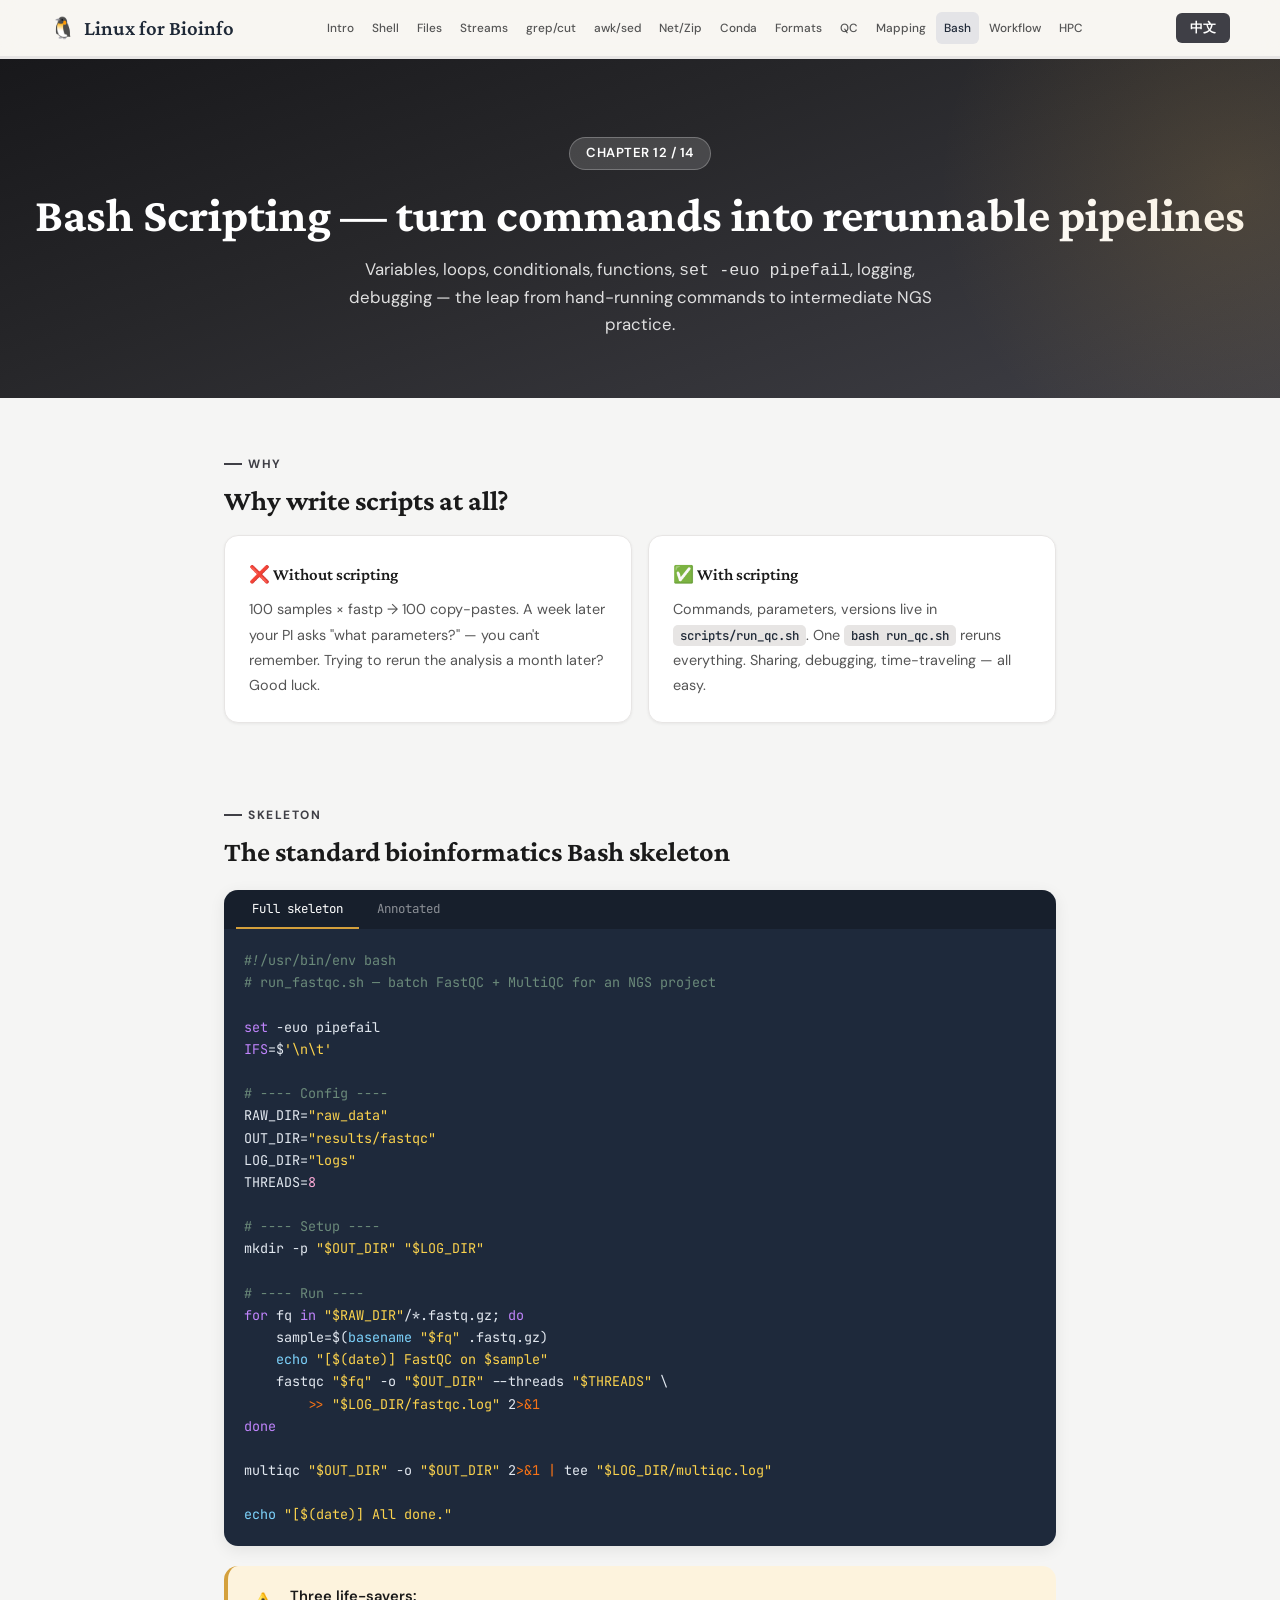
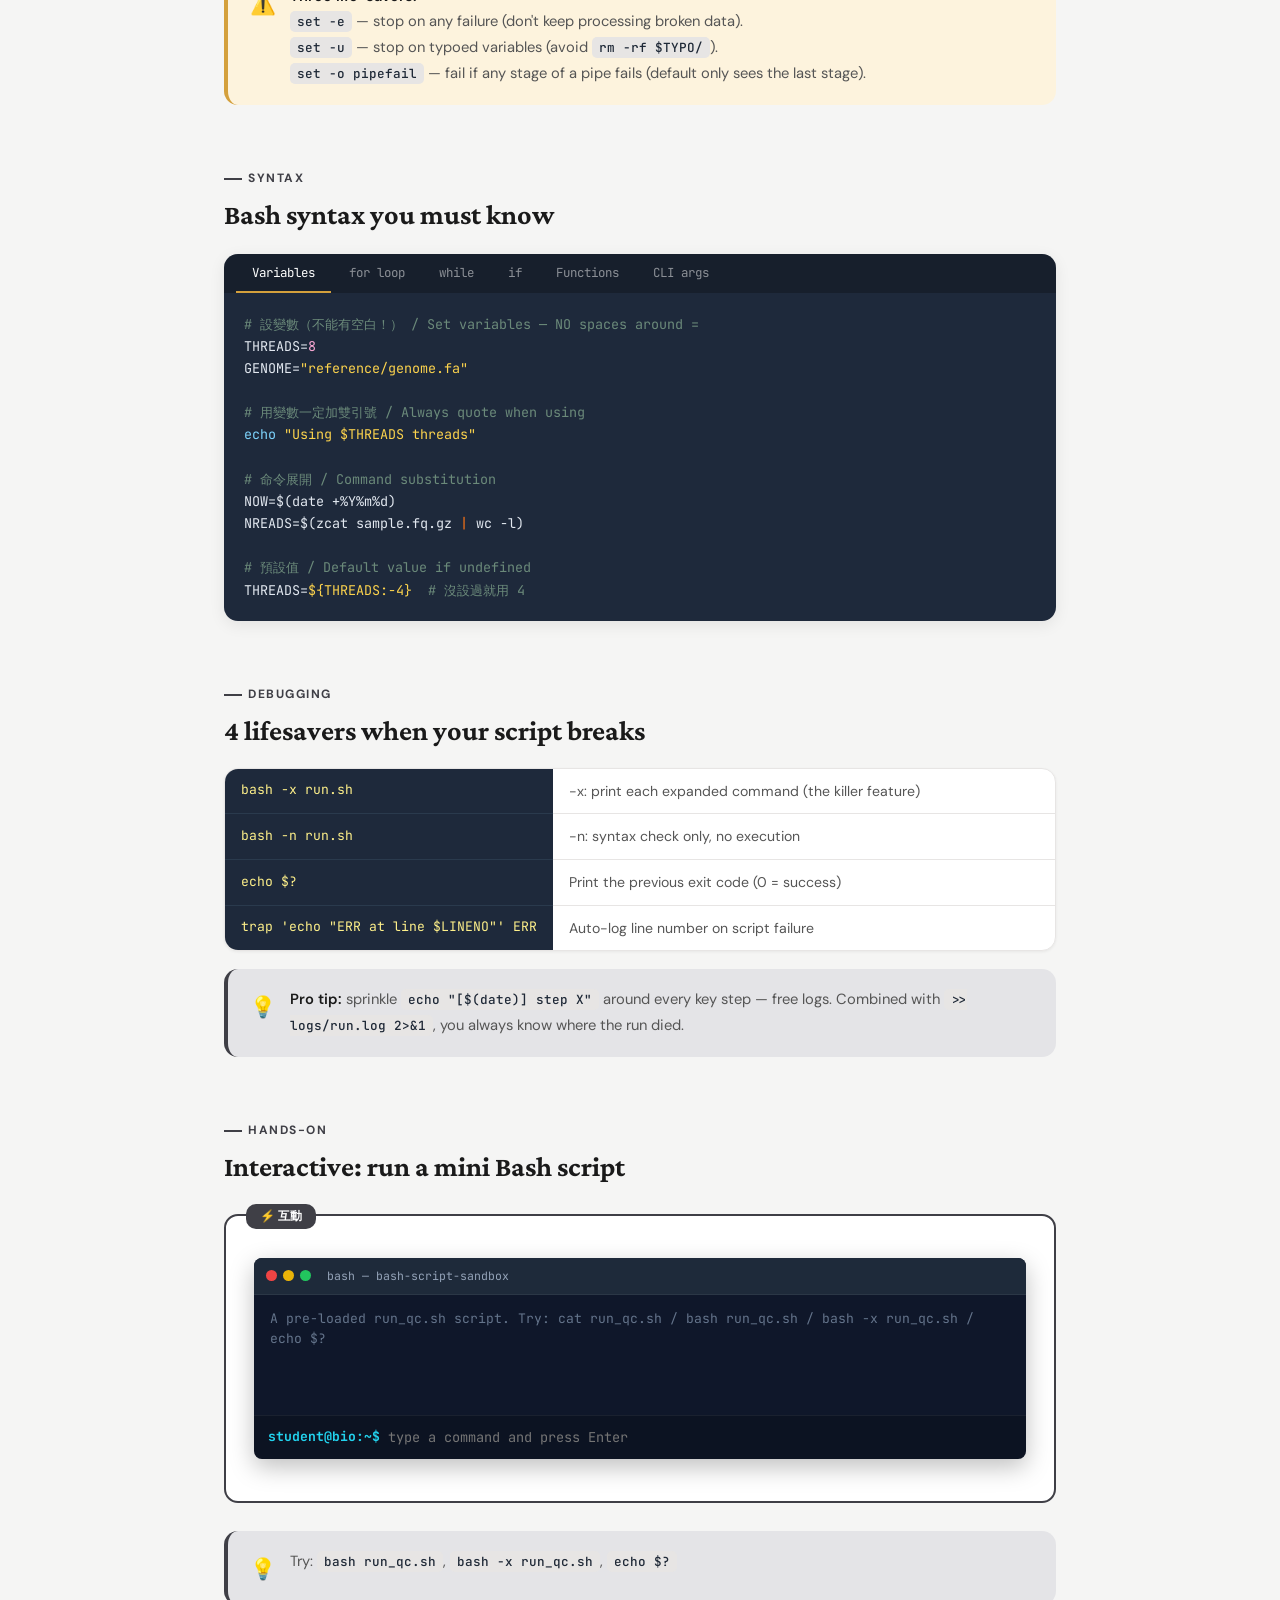
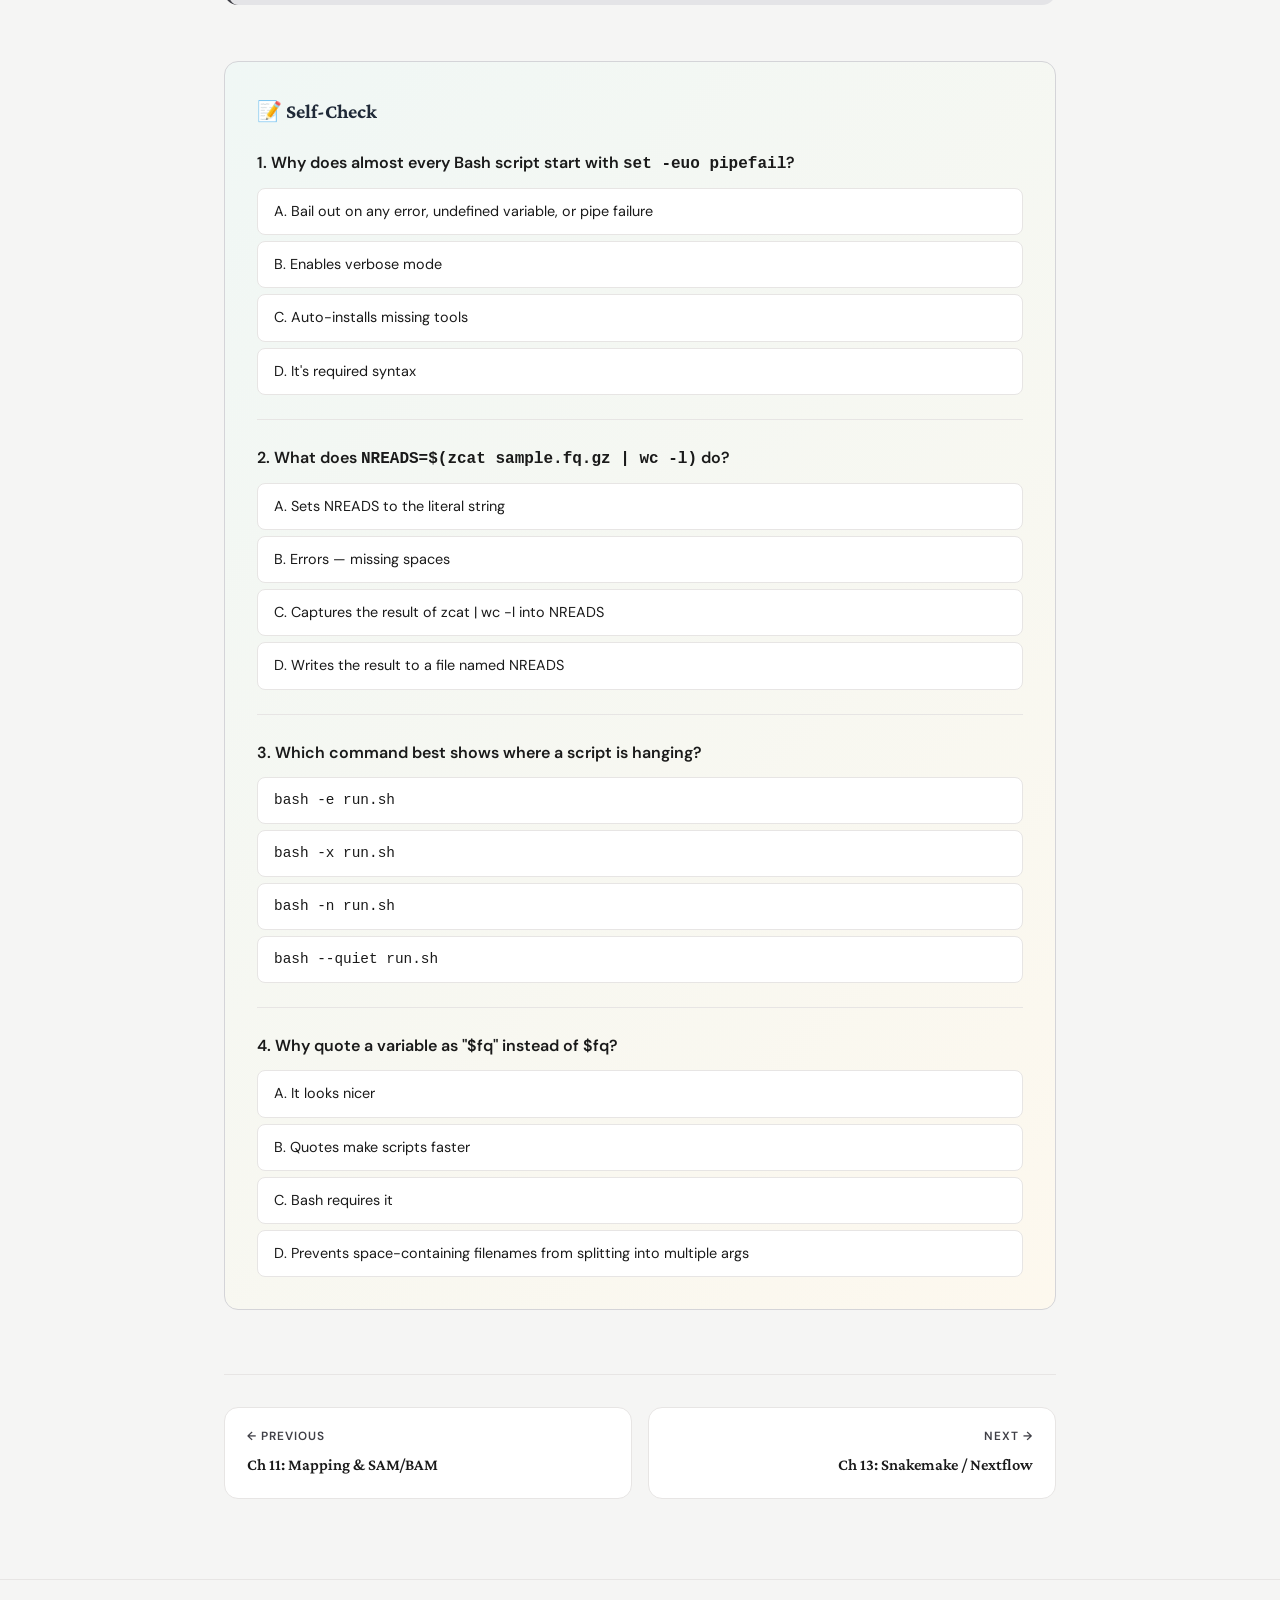
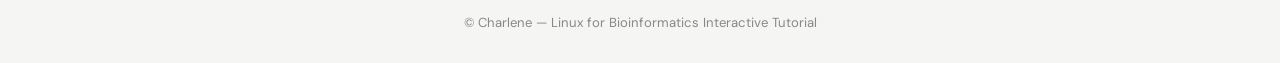
<file: bash-scripting.html>
<!DOCTYPE html><html lang="zh-Hant"><head><meta charset="UTF-8"><meta name="viewport" content="width=device-width,initial-scale=1.0">
<title>Ch 12: Bash Scripting — Linux Tutorial</title>
<link rel="stylesheet" href="styles.css">
</head><body>
<nav class="top-nav"><div class="top-nav-inner">
  <a href="index.html" class="top-nav-brand"><span>🐧</span> <span data-zh="Linux 生資教學" data-en="Linux for Bioinfo">Linux 生資教學</span></a>
  <ul class="top-nav-links">
    <li><a href="intro.html">Intro</a></li><li><a href="filesystem.html">Shell</a></li><li><a href="file-ops.html">Files</a></li><li><a href="text-streams.html">Streams</a></li><li><a href="grep-cut-sort.html">grep/cut</a></li><li><a href="awk-sed.html">awk/sed</a></li><li><a href="download-compress.html">Net/Zip</a></li><li><a href="conda.html">Conda</a></li><li><a href="bio-formats.html">Formats</a></li><li><a href="ngs-qc.html">QC</a></li><li><a href="mapping.html">Mapping</a></li><li><a href="bash-scripting.html" class="active">Bash</a></li><li><a href="workflow.html">Workflow</a></li><li><a href="hpc-container.html">HPC</a></li>
  </ul>
</div></nav>
<div class="progress-bar-container"><div class="progress-bar" id="progressBar"></div></div>
<header class="page-hero"><div class="step-badge">CHAPTER 12 / 14</div>
<h1 data-zh="Bash Scripting — 把指令變成可重跑流程" data-en="Bash Scripting — turn commands into rerunnable pipelines">Bash Scripting — 把指令變成可重跑流程</h1>
<p class="subtitle" data-lang="zh">變數、loop、條件、函式、<code>set -euo pipefail</code>、log、debugging — 從手動跑指令的初學者，跨進中階 NGS 分析。</p>
<p class="subtitle" data-lang="en">Variables, loops, conditionals, functions, <code>set -euo pipefail</code>, logging, debugging — the leap from hand-running commands to intermediate NGS practice.</p>
</header>
<main class="content-wrap">

<!-- Why -->
<section class="section">
<div class="section-label" data-zh="為什麼" data-en="WHY">為什麼</div>
<h2 data-zh="為什麼要寫 script？" data-en="Why write scripts at all?">為什麼要寫 script？</h2>
<div class="card-grid cols-2">
  <div class="card"><h4 data-zh="❌ 沒寫 script 的痛" data-en="❌ Without scripting">❌ 沒寫 script 的痛</h4>
    <p data-lang="zh">100 個樣本要跑 fastp，複製貼上 100 次。隔週老闆問：當時用什麼參數？日後想重跑——記不起來。</p>
    <p data-lang="en">100 samples × fastp → 100 copy-pastes. A week later your PI asks "what parameters?" — you can't remember. Trying to rerun the analysis a month later? Good luck.</p></div>
  <div class="card"><h4 data-zh="✅ 寫 script 的好處" data-en="✅ With scripting">✅ 寫 script 的好處</h4>
    <p data-lang="zh">所有指令、參數、版本記錄成 <code>scripts/run_qc.sh</code>，一行 <code>bash run_qc.sh</code> 就能 100 樣本全跑。重跑、分享、除錯都簡單。</p>
    <p data-lang="en">Commands, parameters, versions live in <code>scripts/run_qc.sh</code>. One <code>bash run_qc.sh</code> reruns everything. Sharing, debugging, time-traveling — all easy.</p></div>
</div>
</section>

<!-- Skeleton -->
<section class="section">
<div class="section-label" data-zh="骨架" data-en="SKELETON">骨架</div>
<h2 data-zh="生資 Bash script 的標準骨架" data-en="The standard bioinformatics Bash skeleton">生資 Bash script 的標準骨架</h2>
<div class="code-tabs">
<div class="code-tab-btns"><button class="code-tab-btn active" onclick="switchTab(this,'sk1')" data-zh="完整骨架" data-en="Full skeleton">完整骨架</button><button class="code-tab-btn" onclick="switchTab(this,'sk2')" data-zh="逐句解釋" data-en="Annotated">逐句解釋</button></div>
<div class="code-tab-content active" id="sk1"><pre><span class="comment">#!/usr/bin/env bash
# run_fastqc.sh — batch FastQC + MultiQC for an NGS project</span>

<span class="kw">set</span> -euo pipefail
<span class="kw">IFS</span>=$<span class="str">'\n\t'</span>

<span class="comment"># ---- Config ----</span>
RAW_DIR=<span class="str">"raw_data"</span>
OUT_DIR=<span class="str">"results/fastqc"</span>
LOG_DIR=<span class="str">"logs"</span>
THREADS=<span class="num">8</span>

<span class="comment"># ---- Setup ----</span>
mkdir -p <span class="str">"$OUT_DIR"</span> <span class="str">"$LOG_DIR"</span>

<span class="comment"># ---- Run ----</span>
<span class="kw">for</span> fq <span class="kw">in</span> <span class="str">"$RAW_DIR"</span>/*.fastq.gz; <span class="kw">do</span>
    sample=$(<span class="func">basename</span> <span class="str">"$fq"</span> .fastq.gz)
    <span class="func">echo</span> <span class="str">"[$(date)] FastQC on $sample"</span>
    fastqc <span class="str">"$fq"</span> -o <span class="str">"$OUT_DIR"</span> --threads <span class="str">"$THREADS"</span> \
        <span class="op">&gt;&gt;</span> <span class="str">"$LOG_DIR/fastqc.log"</span> 2<span class="op">&gt;&amp;1</span>
<span class="kw">done</span>

multiqc <span class="str">"$OUT_DIR"</span> -o <span class="str">"$OUT_DIR"</span> 2<span class="op">&gt;&amp;1</span> <span class="op">|</span> tee <span class="str">"$LOG_DIR/multiqc.log"</span>

<span class="func">echo</span> <span class="str">"[$(date)] All done."</span></pre></div>
<div class="code-tab-content" id="sk2"><pre><span class="comment">#!/usr/bin/env bash      ← shebang，告訴系統用 bash 執行
# 標題與用途註解
                          ← header / what this script does</span>

<span class="kw">set</span> -e        <span class="comment"># 任一指令失敗 → 立刻退出 / fail-fast on any error</span>
<span class="kw">set</span> -u        <span class="comment"># 用未定義變數 → 退出（救你不被 $undef_var 害死）</span>
<span class="kw">set</span> -o pipefail <span class="comment"># pipe 中任一段失敗 → 整個 pipeline 算失敗</span>
<span class="kw">IFS</span>=$<span class="str">'\n\t'</span>  <span class="comment"># 防止 spaces 把檔名意外切開（生資檔名常含空白）</span>

<span class="comment">RAW_DIR=...     ← 把所有路徑與參數放最上面，方便修改 / variables on top</span>

mkdir -p ...    <span class="comment"># 產出目錄與 log 目錄都先建好</span>

<span class="kw">for</span> fq <span class="kw">in</span> ...   <span class="comment"># 對每個 fastq 跑 FastQC</span>
  <span class="func">basename</span>     <span class="comment"># 拿掉路徑與副檔名 → 樣本名</span>
  <span class="func">echo</span> + date  <span class="comment"># log 第一件事就是寫時間</span>
  <span class="op">&gt;&gt;</span> log 2<span class="op">&gt;&amp;1</span> <span class="comment"># stdout / stderr 都進 log</span>

multiqc ... <span class="op">|</span> tee <span class="comment"># tee：螢幕 + log 同時看到</span></pre></div>
</div>
<div class="callout warn"><span class="callout-icon">⚠️</span><div>
<p data-lang="zh"><strong>三句話救命：</strong><br>
<code>set -e</code> ：失敗就停（不要繼續處理錯誤資料）。<br>
<code>set -u</code> ：拼錯變數名就停（避免 <code>rm -rf $TYPO/</code>）。<br>
<code>set -o pipefail</code> ：pipe 任一段失敗就算失敗（默認只看最後一段）。</p>
<p data-lang="en"><strong>Three life-savers:</strong><br>
<code>set -e</code> — stop on any failure (don't keep processing broken data).<br>
<code>set -u</code> — stop on typoed variables (avoid <code>rm -rf $TYPO/</code>).<br>
<code>set -o pipefail</code> — fail if any stage of a pipe fails (default only sees the last stage).</p>
</div></div>
</section>

<!-- Variables / loops / conditionals -->
<section class="section">
<div class="section-label" data-zh="語法" data-en="SYNTAX">語法</div>
<h2 data-zh="Bash 必懂語法" data-en="Bash syntax you must know">Bash 必懂語法</h2>
<div class="code-tabs">
<div class="code-tab-btns">
<button class="code-tab-btn active" onclick="switchTab(this,'b1')" data-zh="變數" data-en="Variables">變數</button>
<button class="code-tab-btn" onclick="switchTab(this,'b2')" data-zh="for loop" data-en="for loop">for loop</button>
<button class="code-tab-btn" onclick="switchTab(this,'b3')" data-zh="while" data-en="while">while</button>
<button class="code-tab-btn" onclick="switchTab(this,'b4')" data-zh="if 判斷" data-en="if">if 判斷</button>
<button class="code-tab-btn" onclick="switchTab(this,'b5')" data-zh="函式" data-en="Functions">函式</button>
<button class="code-tab-btn" onclick="switchTab(this,'b6')" data-zh="參數" data-en="CLI args">CLI 參數</button>
</div>
<div class="code-tab-content active" id="b1"><pre><span class="comment"># 設變數（不能有空白！） / Set variables — NO spaces around =</span>
THREADS=<span class="num">8</span>
GENOME=<span class="str">"reference/genome.fa"</span>

<span class="comment"># 用變數一定加雙引號 / Always quote when using</span>
<span class="func">echo</span> <span class="str">"Using $THREADS threads"</span>

<span class="comment"># 命令展開 / Command substitution</span>
NOW=$(date +%Y%m%d)
NREADS=$(zcat sample.fq.gz <span class="op">|</span> wc -l)

<span class="comment"># 預設值 / Default value if undefined</span>
THREADS=<span class="str">${THREADS:-4}</span>  <span class="comment"># 沒設過就用 4</span></pre></div>
<div class="code-tab-content" id="b2"><pre><span class="comment"># 對每個 fastq.gz 做事 / Iterate over fastq.gz files</span>
<span class="kw">for</span> fq <span class="kw">in</span> raw_data/*.fastq.gz; <span class="kw">do</span>
    sample=$(basename <span class="str">"$fq"</span> .fastq.gz)
    <span class="func">echo</span> <span class="str">"Processing $sample..."</span>
    fastqc <span class="str">"$fq"</span> -o results/fastqc
<span class="kw">done</span>

<span class="comment"># 從 sample sheet 讀（while 更安全） / From a sample sheet</span>
<span class="kw">while</span> IFS=$<span class="str">'\t'</span> read -r sample fq1 fq2; <span class="kw">do</span>
    <span class="func">echo</span> <span class="str">"=== $sample ==="</span>
    fastp -i <span class="str">"$fq1"</span> -I <span class="str">"$fq2"</span> ...
<span class="kw">done</span> <span class="op">&lt;</span> samples.tsv</pre></div>
<div class="code-tab-content" id="b3"><pre><span class="comment"># 一個 file path、一個一個讀 / Read line-by-line</span>
<span class="kw">while</span> read -r line; <span class="kw">do</span>
    <span class="func">echo</span> <span class="str">"line: $line"</span>
<span class="kw">done</span> <span class="op">&lt;</span> samples.txt

<span class="comment"># 重要：read -r 防止 \ 被解釋；IFS 設定可避免空白問題</span></pre></div>
<div class="code-tab-content" id="b4"><pre><span class="comment"># 檔案存在嗎？ / Does the file exist?</span>
<span class="kw">if</span> [[ -f <span class="str">"$fq"</span> ]]; <span class="kw">then</span>
    <span class="func">echo</span> <span class="str">"$fq exists"</span>
<span class="kw">else</span>
    <span class="func">echo</span> <span class="str">"$fq missing — abort"</span>
    <span class="func">exit</span> 1
<span class="kw">fi</span>

<span class="comment"># 多重條件 / Multiple conditions</span>
<span class="kw">if</span> [[ <span class="str">"$THREADS"</span> -gt 8 <span class="op">&amp;&amp;</span> -d <span class="str">"$OUT_DIR"</span> ]]; <span class="kw">then</span>
    <span class="func">echo</span> <span class="str">"high-thread run starting"</span>
<span class="kw">fi</span>

<span class="comment"># 常見測試運算子 / Common test operators
# -f file，-d dir，-e exists，-s 非空
# -eq -ne -gt -lt（數字）； == != （字串）</span></pre></div>
<div class="code-tab-content" id="b5"><pre><span class="kw">function</span> run_fastqc() {
    <span class="kw">local</span> fq=<span class="str">"$1"</span>
    <span class="kw">local</span> outdir=<span class="str">"$2"</span>
    <span class="func">echo</span> <span class="str">"[$(date)] FastQC on $fq"</span>
    fastqc <span class="str">"$fq"</span> -o <span class="str">"$outdir"</span> --threads 4
}

<span class="comment"># 呼叫 / Call</span>
run_fastqc raw_data/sampleA.fastq.gz results/fastqc</pre></div>
<div class="code-tab-content" id="b6"><pre><span class="comment"># 取命令列參數 / Read CLI args</span>
<span class="comment"># $1, $2, ... 第 1, 2 ... 個參數
# $0 腳本名；$# 參數數量；$@ 全部參數</span>

<span class="kw">if</span> [[ <span class="str">"$#"</span> -lt 2 ]]; <span class="kw">then</span>
    <span class="func">echo</span> <span class="str">"Usage: $0 &lt;input.fastq.gz&gt; &lt;outdir&gt;"</span>
    <span class="func">exit</span> 1
<span class="kw">fi</span>

INPUT=<span class="str">"$1"</span>
OUTDIR=<span class="str">"$2"</span>
<span class="func">echo</span> <span class="str">"Running on $INPUT, output to $OUTDIR"</span></pre></div>
</div>
</section>

<!-- Debugging -->
<section class="section">
<div class="section-label" data-zh="除錯" data-en="DEBUGGING">除錯</div>
<h2 data-zh="當 script 出錯時的 4 個救命招" data-en="4 lifesavers when your script breaks">當 script 出錯時的 4 個救命招</h2>
<div class="cheat">
<div class="cheat-cmd">bash -x run.sh</div><div class="cheat-desc" data-zh="-x：印出每個指令展開後的樣子（神器）" data-en="-x: print each expanded command (the killer feature)">逐行追蹤展開</div>
<div class="cheat-cmd">bash -n run.sh</div><div class="cheat-desc" data-zh="-n：只檢查語法不執行" data-en="-n: syntax check only, no execution">只檢查語法</div>
<div class="cheat-cmd">echo $?</div><div class="cheat-desc" data-zh="看上一個指令的 exit code（0=成功）" data-en="Print the previous exit code (0 = success)">看 exit code</div>
<div class="cheat-cmd">trap 'echo "ERR at line $LINENO"' ERR</div><div class="cheat-desc" data-zh="腳本失敗時自動印出錯誤行號" data-en="Auto-log line number on script failure">失敗時印行號</div>
</div>
<div class="callout tip"><span class="callout-icon">💡</span><div>
<p data-lang="zh"><strong>實戰心法：</strong>把 <code>echo "[$(date)] step X"</code> 撒在每個關鍵步驟前後，等於免費的 log。配合 <code>&gt;&gt; logs/run.log 2&gt;&amp;1</code>，你永遠都知道分析在哪一步死掉。</p>
<p data-lang="en"><strong>Pro tip:</strong> sprinkle <code>echo "[$(date)] step X"</code> around every key step — free logs. Combined with <code>&gt;&gt; logs/run.log 2&gt;&amp;1</code>, you always know where the run died.</p>
</div></div>
</section>

<!-- Hands-on -->
<section class="section">
<div class="section-label" data-zh="動手做" data-en="HANDS-ON">動手做</div>
<h2 data-zh="互動：跑一個 mini Bash script" data-en="Interactive: run a mini Bash script">互動：跑一個 mini Bash script</h2>
<div class="interactive-panel">
<div data-term-id="t-bash"></div>
</div>
<div class="callout tip"><span class="callout-icon">💡</span><div>
<p data-lang="zh">試試：<code>bash run_qc.sh</code>、<code>bash -x run_qc.sh</code>、<code>echo $?</code></p>
<p data-lang="en">Try: <code>bash run_qc.sh</code>, <code>bash -x run_qc.sh</code>, <code>echo $?</code></p>
</div></div>
</section>

<!-- Quiz -->
<section class="quiz-section">
<h3>📝 <span data-zh="自我檢測" data-en="Self-Check">自我檢測</span></h3>
<div class="quiz-q" data-answer="0" data-explain-zh="set -euo pipefail 是腳本第一行（通常）的標準三件組——失敗即停、變數錯停、pipe 失敗也算失敗。" data-explain-en="set -euo pipefail is the canonical opening — fail-fast, undefined-var stop, pipe-failure detection.">
<p data-lang="zh">1. 寫 Bash script 時為什麼第一行常是 <code>set -euo pipefail</code>？</p>
<p data-lang="en">1. Why does almost every Bash script start with <code>set -euo pipefail</code>?</p>
<div class="quiz-options">
<div class="quiz-opt" data-idx="0"><span data-lang="zh">A. 任一錯誤、未定義變數、pipe 失敗，都立刻退出</span><span data-lang="en">A. Bail out on any error, undefined variable, or pipe failure</span></div>
<div class="quiz-opt" data-idx="1"><span data-lang="zh">B. 啟用詳細模式</span><span data-lang="en">B. Enables verbose mode</span></div>
<div class="quiz-opt" data-idx="2"><span data-lang="zh">C. 自動裝缺少的工具</span><span data-lang="en">C. Auto-installs missing tools</span></div>
<div class="quiz-opt" data-idx="3"><span data-lang="zh">D. 是 Bash 必須語法</span><span data-lang="en">D. It's required syntax</span></div>
</div><div class="quiz-feedback"></div></div>

<div class="quiz-q" data-answer="2" data-explain-zh="$(...) 是 command substitution，把指令的 stdout 結果存進變數。" data-explain-en="$(...) is command substitution — stores the stdout of a command into a variable.">
<p data-lang="zh">2. <code>NREADS=$(zcat sample.fq.gz | wc -l)</code> 在做什麼？</p>
<p data-lang="en">2. What does <code>NREADS=$(zcat sample.fq.gz | wc -l)</code> do?</p>
<div class="quiz-options">
<div class="quiz-opt" data-idx="0"><span data-lang="zh">A. 設 NREADS 為字串 "zcat sample.fq.gz | wc -l"</span><span data-lang="en">A. Sets NREADS to the literal string</span></div>
<div class="quiz-opt" data-idx="1"><span data-lang="zh">B. 沒效，缺空格</span><span data-lang="en">B. Errors — missing spaces</span></div>
<div class="quiz-opt" data-idx="2"><span data-lang="zh">C. 把 zcat | wc -l 的結果存到 NREADS</span><span data-lang="en">C. Captures the result of zcat | wc -l into NREADS</span></div>
<div class="quiz-opt" data-idx="3"><span data-lang="zh">D. 把指令結果輸出到 NREADS 檔案</span><span data-lang="en">D. Writes the result to a file named NREADS</span></div>
</div><div class="quiz-feedback"></div></div>

<div class="quiz-q" data-answer="1" data-explain-zh="bash -x 開啟 trace，每個指令展開後印出來，是除錯首選。" data-explain-en="bash -x enables tracing — prints every expanded command. The go-to debugging mode.">
<p data-lang="zh">3. 用什麼指令最能看清楚 script 是在哪一行卡住？</p>
<p data-lang="en">3. Which command best shows where a script is hanging?</p>
<div class="quiz-options">
<div class="quiz-opt" data-idx="0"><code>bash -e run.sh</code></div>
<div class="quiz-opt" data-idx="1"><code>bash -x run.sh</code></div>
<div class="quiz-opt" data-idx="2"><code>bash -n run.sh</code></div>
<div class="quiz-opt" data-idx="3"><code>bash --quiet run.sh</code></div>
</div><div class="quiz-feedback"></div></div>

<div class="quiz-q" data-answer="3" data-explain-zh="變數一定要加雙引號（"$fq"），否則檔名含空白會被切成多個參數，是 NGS 檔名常見災難。" data-explain-en="Always quote variables ("$fq") — unquoted filenames with spaces split into many args (a classic NGS disaster).">
<p data-lang="zh">4. 為什麼在 Bash 裡用變數要加雙引號（"$fq" 而不是 $fq）？</p>
<p data-lang="en">4. Why quote a variable as "$fq" instead of $fq?</p>
<div class="quiz-options">
<div class="quiz-opt" data-idx="0"><span data-lang="zh">A. 雙引號比較好看</span><span data-lang="en">A. It looks nicer</span></div>
<div class="quiz-opt" data-idx="1"><span data-lang="zh">B. 雙引號加快 script 執行</span><span data-lang="en">B. Quotes make scripts faster</span></div>
<div class="quiz-opt" data-idx="2"><span data-lang="zh">C. Bash 規定必須加</span><span data-lang="en">C. Bash requires it</span></div>
<div class="quiz-opt" data-idx="3"><span data-lang="zh">D. 防止檔名含空白被當成多個參數</span><span data-lang="en">D. Prevents space-containing filenames from splitting into multiple args</span></div>
</div><div class="quiz-feedback"></div></div>
</section>

<nav class="page-nav">
  <a href="mapping.html"><span class="nav-dir" data-zh="← 上一章" data-en="← Previous">← 上一章</span><span class="nav-title">Ch 11: Mapping & SAM/BAM</span></a>
  <a href="workflow.html"><span class="nav-dir" data-zh="下一章 →" data-en="Next →">下一章 →</span><span class="nav-title">Ch 13: Snakemake / Nextflow</span></a>
</nav>
</main>
<footer class="site-footer">© Charlene — Linux for Bioinformatics Interactive Tutorial</footer>
<script src="i18n.js"></script>
<script src="common.js"></script>
<script>
TermSim.create('t-bash',{
  prompt:'student@bio:~$',
  title:'bash-script-sandbox',
  banner:'A pre-loaded run_qc.sh script. Try: cat run_qc.sh / bash run_qc.sh / bash -x run_qc.sh / echo $?',
  validate:function(cmd){
    const c=cmd.trim();
    const RUN_QC=
'#!/usr/bin/env bash\n'+
'set -euo pipefail\n'+
'IFS=$\'\\n\\t\'\n'+
'RAW_DIR="raw_data"\n'+
'OUT_DIR="results/fastqc"\n'+
'LOG_DIR="logs"\n'+
'mkdir -p "$OUT_DIR" "$LOG_DIR"\n'+
'for fq in "$RAW_DIR"/*.fastq.gz; do\n'+
'  sample=$(basename "$fq" .fastq.gz)\n'+
'  echo "[$(date)] FastQC on $sample"\n'+
'  fastqc "$fq" -o "$OUT_DIR" --threads 8 >> "$LOG_DIR/fastqc.log" 2>&1\n'+
'done\n'+
'multiqc "$OUT_DIR" -o "$OUT_DIR"\n'+
'echo "[$(date)] Done."\n';
    if(c==='cat run_qc.sh') return {ok:true,out:RUN_QC};
    if(c==='ls') return {ok:true,out:'run_qc.sh  raw_data/  results/  logs/'};
    if(c==='bash run_qc.sh') return {ok:true,out:'[Sat May 02 10:00:00] FastQC on sampleA_R1\n[Sat May 02 10:00:08] FastQC on sampleA_R2\n[Sat May 02 10:00:16] FastQC on sampleB_R1\n[Sat May 02 10:00:24] FastQC on sampleB_R2\n... multiqc aggregating ...\n[Sat May 02 10:00:32] Done.'};
    if(c==='bash -x run_qc.sh') return {ok:true,out:'+ IFS=$\'\\n\\t\'\n+ RAW_DIR=raw_data\n+ OUT_DIR=results/fastqc\n+ LOG_DIR=logs\n+ mkdir -p results/fastqc logs\n+ for fq in "$RAW_DIR"/*.fastq.gz\n+ basename raw_data/sampleA_R1.fastq.gz .fastq.gz\n++ basename raw_data/sampleA_R1.fastq.gz .fastq.gz\n+ sample=sampleA_R1\n+ date\n+ echo \'[Sat May 02 10:00:00] FastQC on sampleA_R1\'\n+ fastqc raw_data/sampleA_R1.fastq.gz -o results/fastqc --threads 8\n... (every command traced)'};
    if(c==='bash -n run_qc.sh') return {ok:true,out:'(syntax OK)'};
    if(c==='echo $?') return {ok:true,out:'0'};
    if(c==='chmod +x run_qc.sh') return {ok:true,out:'(executable bit set)'};
    if(c==='./run_qc.sh') return {ok:true,out:'(runs the same as bash run_qc.sh once chmod +x is done)'};
    if(c==='clear'){document.querySelector('[data-term-id="t-bash"] .terminal-body').innerHTML='';return {ok:true,out:''};}
    return {ok:false,err:true,out:'sh: '+c+': try cat run_qc.sh / bash run_qc.sh / bash -x run_qc.sh / echo $?'};
  }
});
</script>
</body></html>
</file>
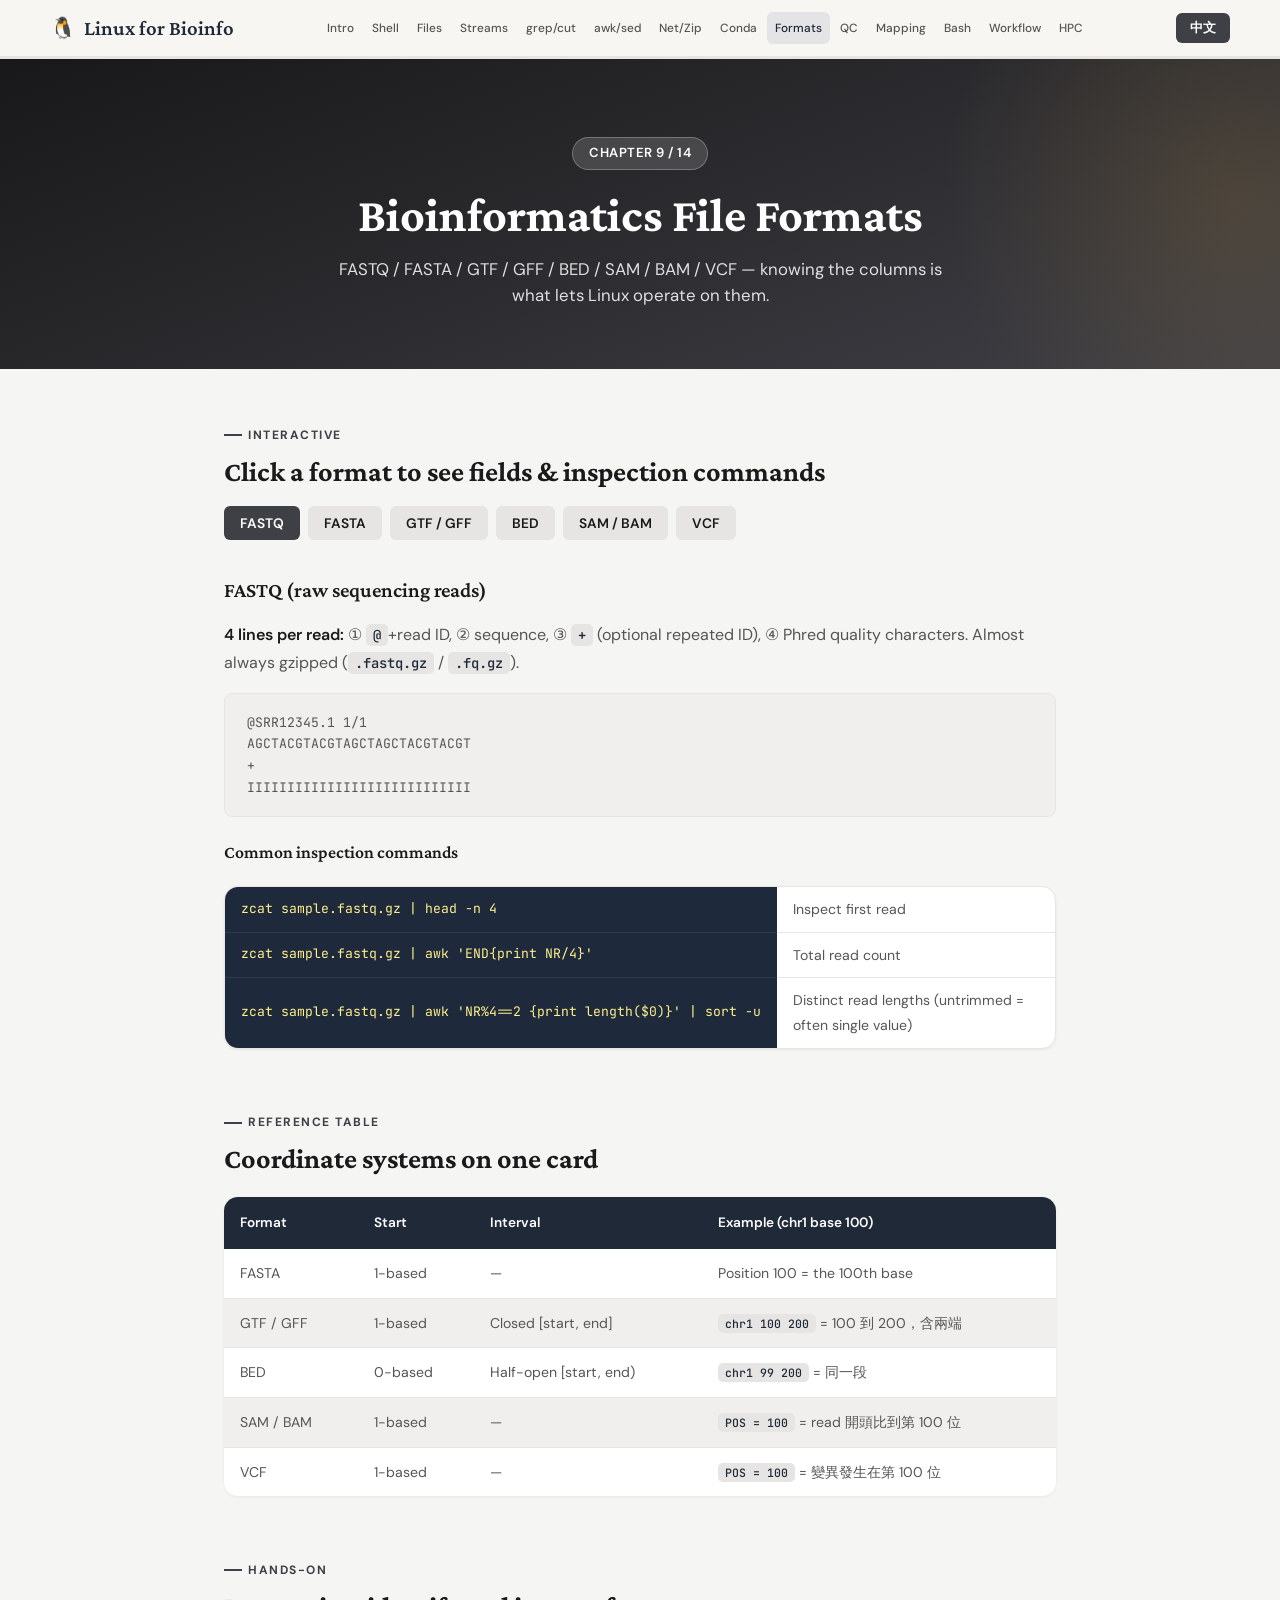
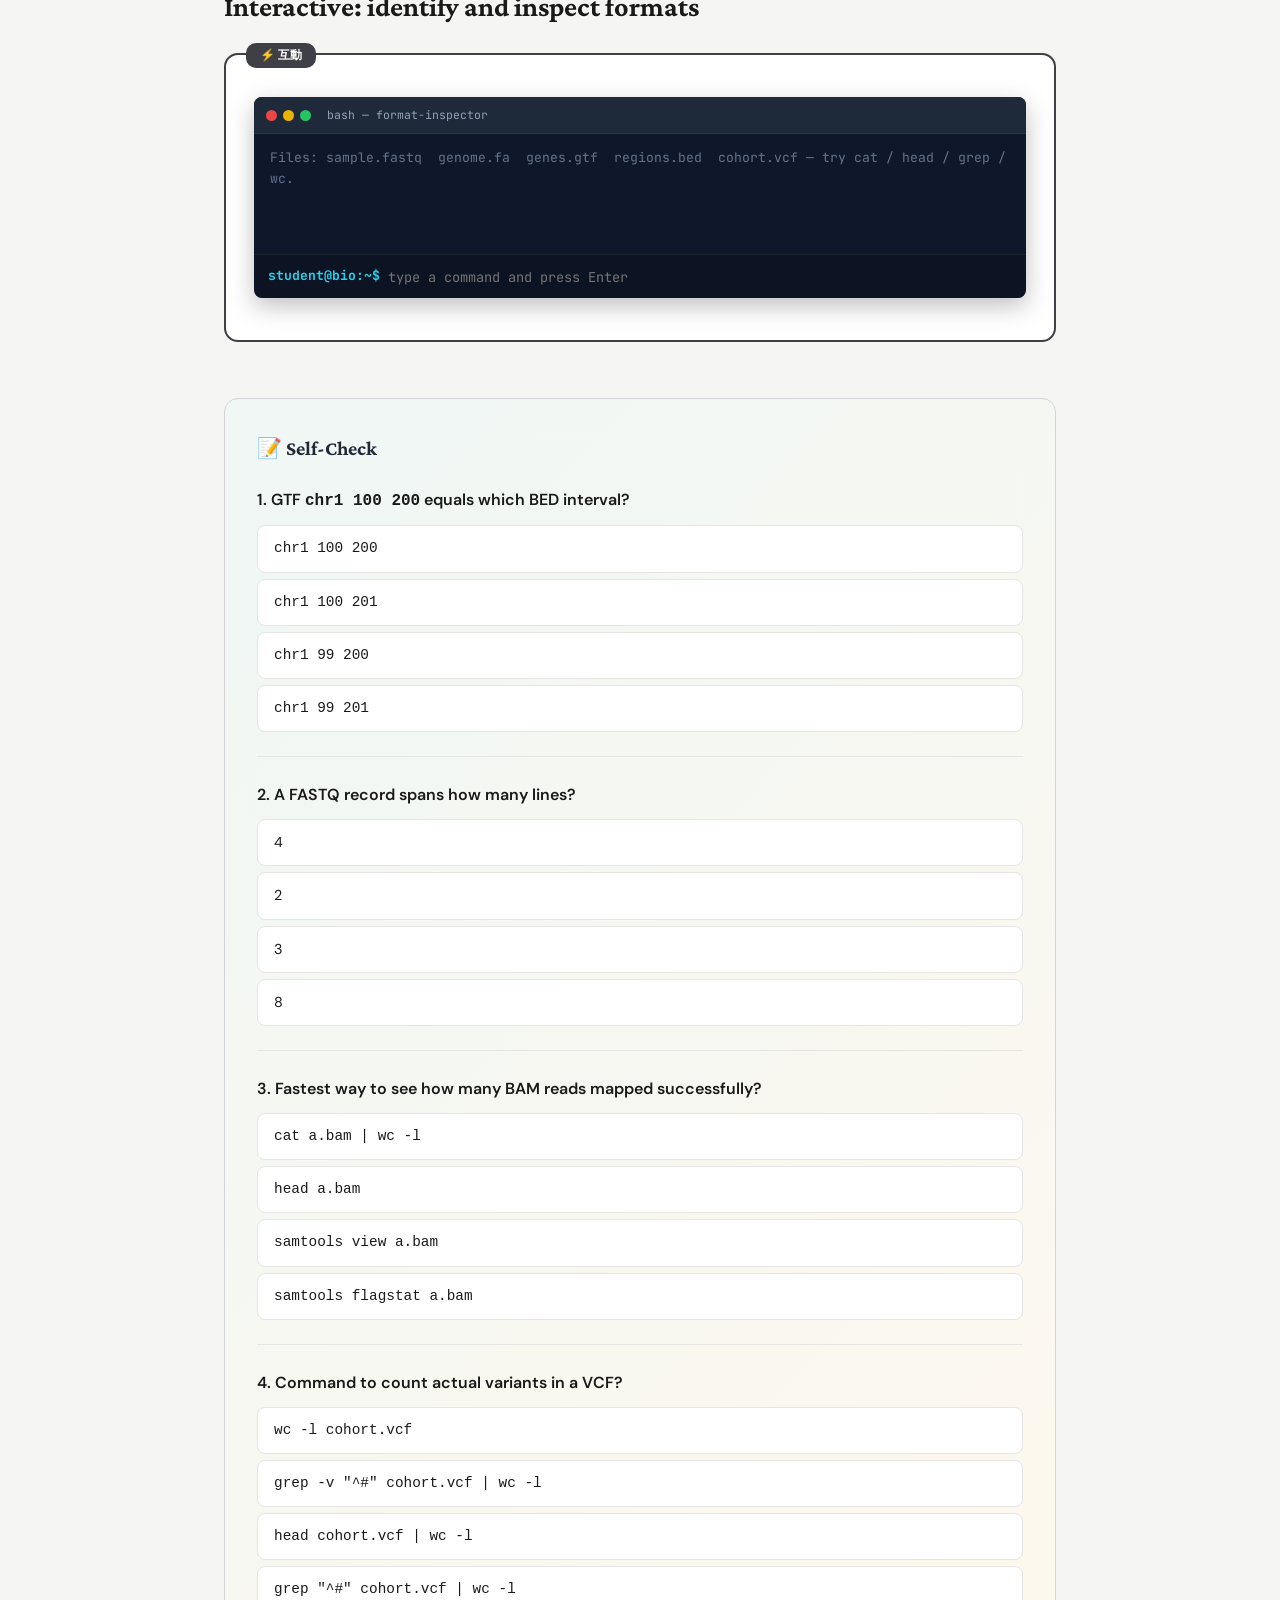
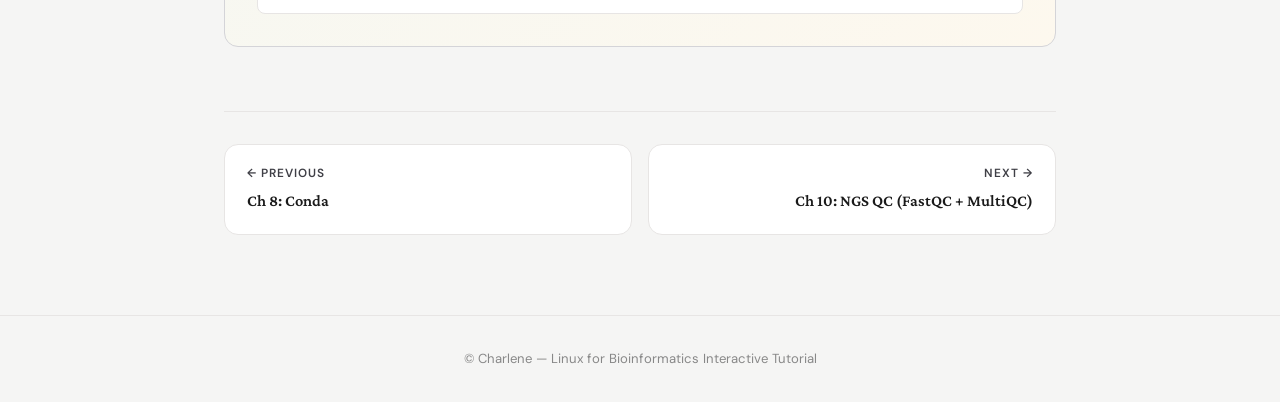
<file: bio-formats.html>
<!DOCTYPE html><html lang="zh-Hant"><head><meta charset="UTF-8"><meta name="viewport" content="width=device-width,initial-scale=1.0">
<title>Ch 9: Bioinformatics File Formats — Linux Tutorial</title>
<link rel="stylesheet" href="styles.css">
</head><body>
<nav class="top-nav"><div class="top-nav-inner">
  <a href="index.html" class="top-nav-brand"><span>🐧</span> <span data-zh="Linux 生資教學" data-en="Linux for Bioinfo">Linux 生資教學</span></a>
  <ul class="top-nav-links">
    <li><a href="intro.html">Intro</a></li><li><a href="filesystem.html">Shell</a></li><li><a href="file-ops.html">Files</a></li><li><a href="text-streams.html">Streams</a></li><li><a href="grep-cut-sort.html">grep/cut</a></li><li><a href="awk-sed.html">awk/sed</a></li><li><a href="download-compress.html">Net/Zip</a></li><li><a href="conda.html">Conda</a></li><li><a href="bio-formats.html" class="active">Formats</a></li><li><a href="ngs-qc.html">QC</a></li><li><a href="mapping.html">Mapping</a></li><li><a href="bash-scripting.html">Bash</a></li><li><a href="workflow.html">Workflow</a></li><li><a href="hpc-container.html">HPC</a></li>
  </ul>
</div></nav>
<div class="progress-bar-container"><div class="progress-bar" id="progressBar"></div></div>
<header class="page-hero"><div class="step-badge">CHAPTER 9 / 14</div>
<h1 data-zh="生物資訊檔案格式" data-en="Bioinformatics File Formats">生物資訊檔案格式</h1>
<p class="subtitle" data-lang="zh">FASTQ / FASTA / GTF / GFF / BED / SAM / BAM / VCF — 認識每個欄位的意義，才能用 Linux 工具操作它們。</p>
<p class="subtitle" data-lang="en">FASTQ / FASTA / GTF / GFF / BED / SAM / BAM / VCF — knowing the columns is what lets Linux operate on them.</p>
</header>
<main class="content-wrap">

<!-- format selector -->
<section class="section">
<div class="section-label" data-zh="互動切換" data-en="INTERACTIVE">互動切換</div>
<h2 data-zh="點選下方格式，看欄位定義與檢查指令" data-en="Click a format to see fields & inspection commands">點選下方格式，看欄位定義與檢查指令</h2>
<div class="toggle-row" id="fmtTabs">
<button class="toggle-btn active" data-fmt="fastq">FASTQ</button>
<button class="toggle-btn" data-fmt="fasta">FASTA</button>
<button class="toggle-btn" data-fmt="gtf">GTF / GFF</button>
<button class="toggle-btn" data-fmt="bed">BED</button>
<button class="toggle-btn" data-fmt="sam">SAM / BAM</button>
<button class="toggle-btn" data-fmt="vcf">VCF</button>
</div>

<div class="fmt-block" id="fmt-fastq">
<h3>FASTQ <span data-zh="（原始 reads）" data-en="(raw sequencing reads)">（原始 reads）</span></h3>
<p data-lang="zh"><strong>每筆 read 占 4 行：</strong>① <code>@</code>+read ID、② 序列、③ <code>+</code>（可選 ID）、④ Phred quality 字元。常壓縮為 <code>.fastq.gz</code> / <code>.fq.gz</code>。</p>
<p data-lang="en"><strong>4 lines per read:</strong> ① <code>@</code>+read ID, ② sequence, ③ <code>+</code> (optional repeated ID), ④ Phred quality characters. Almost always gzipped (<code>.fastq.gz</code> / <code>.fq.gz</code>).</p>
<pre class="fs-tree">@SRR12345.1 1/1
AGCTACGTACGTAGCTAGCTACGTACGT
+
IIIIIIIIIIIIIIIIIIIIIIIIIIII</pre>
<h4 data-zh="常用檢查指令" data-en="Common inspection commands">常用檢查指令</h4>
<div class="cheat">
<div class="cheat-cmd">zcat sample.fastq.gz | head -n 4</div><div class="cheat-desc" data-zh="看第一筆 read" data-en="Inspect first read">看第一筆 read</div>
<div class="cheat-cmd">zcat sample.fastq.gz | awk 'END{print NR/4}'</div><div class="cheat-desc" data-zh="計算 read 總數" data-en="Total read count">read 總數</div>
<div class="cheat-cmd">zcat sample.fastq.gz | awk 'NR%4==2 {print length($0)}' | sort -u</div><div class="cheat-desc" data-zh="不同的 read length（看是否有 trim 不齊）" data-en="Distinct read lengths (untrimmed = often single value)">read 長度分佈</div>
</div>
</div>

<div class="fmt-block" id="fmt-fasta" style="display:none">
<h3>FASTA <span data-zh="（基因組 / 蛋白序列）" data-en="(genome / protein sequence)">（基因組 / 蛋白序列）</span></h3>
<p data-lang="zh">交替的 <code>&gt;header</code> 行 + 序列行（序列可跨多行）。</p>
<p data-lang="en">Alternating <code>&gt;header</code> lines and sequence lines (sequence can span many lines).</p>
<pre class="fs-tree">&gt;chr1
AGCTACGTACGTAGCT...
&gt;chr2
TTACGTAGCTACGT...
&gt;chrM
GATTACA...</pre>
<h4 data-zh="常用檢查指令" data-en="Common inspection">常用檢查指令</h4>
<div class="cheat">
<div class="cheat-cmd">grep "^>" genome.fa | head</div><div class="cheat-desc" data-zh="列出所有染色體 / scaffold" data-en="List all chromosomes / scaffolds">列出所有 chrom</div>
<div class="cheat-cmd">grep -c "^>" genome.fa</div><div class="cheat-desc" data-zh="計算序列總數" data-en="Count number of sequences">序列總數</div>
<div class="cheat-cmd">samtools faidx genome.fa</div><div class="cheat-desc" data-zh="建立 .fai 索引（fast random access）" data-en="Build .fai index for fast random access">建立索引</div>
<div class="cheat-cmd">samtools faidx genome.fa chr1:1000-2000</div><div class="cheat-desc" data-zh="索引建好後可以擷取任意區段" data-en="With the index you can extract any region">擷取片段</div>
</div>
</div>

<div class="fmt-block" id="fmt-gtf" style="display:none">
<h3>GTF / GFF <span data-zh="（gene annotation）" data-en="(gene annotation)">（gene annotation）</span></h3>
<p data-lang="zh">9 欄 tab 分隔：seqname、source、feature、start、end、score、strand、frame、attributes。<strong>1-based、closed interval</strong>（與 BED 不同！）</p>
<p data-lang="en">9 tab-separated columns: seqname, source, feature, start, end, score, strand, frame, attributes. <strong>1-based, closed interval</strong> (different from BED!).</p>
<pre class="fs-tree">chr1  HAVANA  gene        11868  14409  .  +  .  gene_id "ENSG..."; gene_name "DDX11L1";
chr1  HAVANA  transcript  11868  14409  .  +  .  transcript_id "...";
chr1  HAVANA  exon        11868  12227  .  +  .  exon_number 1;</pre>
<h4 data-zh="常用檢查指令" data-en="Common inspection">常用檢查指令</h4>
<div class="cheat">
<div class="cheat-cmd">grep -v "^#" genes.gtf | cut -f3 | sort | uniq -c</div><div class="cheat-desc" data-zh="統計 feature 類型數量" data-en="Count feature types">feature 類型統計</div>
<div class="cheat-cmd">awk '$3=="gene" &amp;&amp; /protein_coding/' genes.gtf | wc -l</div><div class="cheat-desc" data-zh="protein-coding gene 數量" data-en="Number of protein-coding genes">protein-coding 基因數</div>
<div class="cheat-cmd">cut -f1 genes.gtf | sort -u</div><div class="cheat-desc" data-zh="列出所有 chrom 名稱" data-en="List unique chrom names">所有 chrom 名稱</div>
</div>
</div>

<div class="fmt-block" id="fmt-bed" style="display:none">
<h3>BED <span data-zh="（genomic intervals）" data-en="(genomic intervals)">（genomic intervals）</span></h3>
<p data-lang="zh">最少 3 欄：chrom、start、end。<strong>0-based、half-open</strong>（即 [start, end)），與 GTF 完全不同！可選欄位：name、score、strand、… 最多 12 欄。</p>
<p data-lang="en">Minimum 3 columns: chrom, start, end. <strong>0-based, half-open</strong> [start, end). This differs from GTF! Optional: name, score, strand, … up to 12.</p>
<pre class="fs-tree">chr1  100   200   region1   .   +
chr1  500   1500  region2   .   -
chr2  1000  3000  region3   .   +</pre>
<div class="callout warn"><span class="callout-icon">⚠️</span><div>
<p data-lang="zh"><strong>致命差異：</strong>BED <code>chr1 100 200</code> 對應 GTF 的 <code>chr1 101 200</code>。混用座標系統是新手最大的 bug 來源——所有區段比較工具（bedtools 等）都假設 BED 是 0-based！</p>
<p data-lang="en"><strong>Critical:</strong> BED <code>chr1 100 200</code> corresponds to GTF <code>chr1 101 200</code>. Mixing coordinate systems is a top-3 source of bioinformatics bugs — every interval tool (bedtools etc.) assumes BED is 0-based!</p>
</div></div>
<h4 data-zh="常用工具" data-en="Common tools">常用工具</h4>
<div class="cheat">
<div class="cheat-cmd">sort -k1,1 -k2,2n a.bed</div><div class="cheat-desc" data-zh="標準 BED 排序（chrom 字串、start 數值）" data-en="Standard BED sort (chrom string, start numeric)">標準 BED 排序</div>
<div class="cheat-cmd">bedtools intersect -a a.bed -b b.bed</div><div class="cheat-desc" data-zh="兩個 BED 的交集" data-en="Intersect two BED files">兩個 BED 交集</div>
<div class="cheat-cmd">bedtools merge -i sorted.bed</div><div class="cheat-desc" data-zh="合併重疊的區段" data-en="Merge overlapping intervals">合併重疊區段</div>
</div>
</div>

<div class="fmt-block" id="fmt-sam" style="display:none">
<h3>SAM / BAM <span data-zh="（alignment 結果）" data-en="(alignment results)">（alignment 結果）</span></h3>
<p data-lang="zh">SAM 是文字版、BAM 是壓縮 binary 版（同樣資訊）。每行一筆 alignment：QNAME、FLAG、RNAME、POS、MAPQ、CIGAR、RNEXT、PNEXT、TLEN、SEQ、QUAL、… 1-based。</p>
<p data-lang="en">SAM is text, BAM is its compressed binary form (same info). Each line is one alignment: QNAME, FLAG, RNAME, POS, MAPQ, CIGAR, RNEXT, PNEXT, TLEN, SEQ, QUAL, … (1-based).</p>
<pre class="fs-tree">@HD  VN:1.6  SO:coordinate
@SQ  SN:chr1  LN:248956422
SRR1.1   99  chr1  10001  60  150M  =  10301  450  AGCT...  IIII...
SRR1.1  147  chr1  10301  60  150M  =  10001  -450 GCTA...  IIII...</pre>
<h4 data-zh="常用工具 (samtools)" data-en="Common tools (samtools)">常用工具 (samtools)</h4>
<div class="cheat">
<div class="cheat-cmd">samtools view -h a.bam | head</div><div class="cheat-desc" data-zh="-h 顯示 header；BAM 直接讀為文字" data-en="-h includes header; read BAM as text">看內容</div>
<div class="cheat-cmd">samtools sort -o sorted.bam a.bam</div><div class="cheat-desc" data-zh="按 coordinate 排序（下游工具必要）" data-en="Sort by coordinate (required downstream)">排序</div>
<div class="cheat-cmd">samtools index sorted.bam</div><div class="cheat-desc" data-zh="建立 .bai 索引" data-en="Build .bai index">建立索引</div>
<div class="cheat-cmd">samtools flagstat a.bam</div><div class="cheat-desc" data-zh="alignment 統計（mapped、duplicates 等）" data-en="Alignment stats (mapped, duplicates, …)">alignment 統計</div>
<div class="cheat-cmd">samtools view -c -f 4 a.bam</div><div class="cheat-desc" data-zh="未 mapped 的 read 數（FLAG 4）" data-en="Unmapped reads (FLAG 4)">未 mapped 的 read 數</div>
</div>
</div>

<div class="fmt-block" id="fmt-vcf" style="display:none">
<h3>VCF <span data-zh="（variants）" data-en="(variants)">（variants）</span></h3>
<p data-lang="zh">前面是 <code>##</code> meta、<code>#CHROM</code> header；資料 8 欄固定（CHROM、POS、ID、REF、ALT、QUAL、FILTER、INFO）+ 每個 sample 一欄 GT。<strong>1-based</strong>。</p>
<p data-lang="en">Header lines start with <code>##</code> / <code>#CHROM</code>. Data has 8 fixed columns (CHROM, POS, ID, REF, ALT, QUAL, FILTER, INFO) + per-sample GT. <strong>1-based</strong>.</p>
<pre class="fs-tree">##fileformat=VCFv4.2
#CHROM  POS    ID  REF  ALT  QUAL  FILTER  INFO            FORMAT  S1
chr1    10500  .   A    G    99    PASS    DP=42;AF=0.5    GT:DP   0/1:42
chr1    10800  .   T    C    35    LowQ    DP=12           GT:DP   1/1:12</pre>
<h4 data-zh="常用工具 (bcftools)" data-en="Common tools (bcftools)">常用工具 (bcftools)</h4>
<div class="cheat">
<div class="cheat-cmd">grep -v "^#" cohort.vcf | wc -l</div><div class="cheat-desc" data-zh="計算變異數（排除 header）" data-en="Count variants (no header)">變異總數</div>
<div class="cheat-cmd">bcftools view -f PASS cohort.vcf.gz</div><div class="cheat-desc" data-zh="只看 PASS 的變異" data-en="Only PASS variants">只看 PASS 變異</div>
<div class="cheat-cmd">bcftools stats a.vcf.gz</div><div class="cheat-desc" data-zh="完整 VCF 統計（SNP/Indel、ts/tv...）" data-en="Full VCF stats (SNPs, indels, ts/tv …)">VCF 統計</div>
<div class="cheat-cmd">bcftools query -f '%CHROM\t%POS\t%REF\t%ALT\n' a.vcf</div><div class="cheat-desc" data-zh="自訂欄位輸出" data-en="Custom field output">自訂輸出</div>
</div>
</div>
</section>

<!-- coordinate cheat -->
<section class="section">
<div class="section-label" data-zh="重要對照" data-en="REFERENCE TABLE">重要對照</div>
<h2 data-zh="座標系統一張表搞定" data-en="Coordinate systems on one card">座標系統一張表搞定</h2>
<table class="comp-table">
<thead><tr><th data-zh="格式" data-en="Format">格式</th><th data-zh="起始" data-en="Start">起始</th><th data-zh="區段" data-en="Interval">區段</th><th data-zh="範例 (chr1 第 100 位)" data-en="Example (chr1 base 100)">範例</th></tr></thead>
<tbody>
<tr><td>FASTA</td><td data-zh="從 1 開始" data-en="1-based">1-based</td><td>—</td><td data-zh="位置 100 = 序列第 100 個鹼基" data-en="Position 100 = the 100th base">位置 100 = 第 100 個鹼基</td></tr>
<tr><td>GTF / GFF</td><td>1-based</td><td data-zh="封閉 [start, end]" data-en="Closed [start, end]">[start, end]</td><td><code>chr1 100 200</code> = 100 到 200，含兩端</td></tr>
<tr><td>BED</td><td>0-based</td><td data-zh="半開 [start, end)" data-en="Half-open [start, end)">[start, end)</td><td><code>chr1 99 200</code> = 同一段</td></tr>
<tr><td>SAM / BAM</td><td>1-based</td><td>—</td><td><code>POS = 100</code> = read 開頭比到第 100 位</td></tr>
<tr><td>VCF</td><td>1-based</td><td>—</td><td><code>POS = 100</code> = 變異發生在第 100 位</td></tr>
</tbody></table>
</section>

<!-- Hands-on -->
<section class="section">
<div class="section-label" data-zh="動手做" data-en="HANDS-ON">動手做</div>
<h2 data-zh="互動：分辨並檢查格式" data-en="Interactive: identify and inspect formats">互動：分辨並檢查格式</h2>
<div class="interactive-panel">
<div data-term-id="t-fmt"></div>
</div>
</section>

<!-- Quiz -->
<section class="quiz-section">
<h3>📝 <span data-zh="自我檢測" data-en="Self-Check">自我檢測</span></h3>
<div class="quiz-q" data-answer="2" data-explain-zh="GTF 是 1-based closed；BED 是 0-based half-open。要表示同一段 (位置 100~200)，BED 要寫 99 200。" data-explain-en="GTF is 1-based closed; BED is 0-based half-open. To describe the same span (100–200), BED uses 99 200.">
<p data-lang="zh">1. GTF 中的 <code>chr1 100 200</code> 對應 BED 的哪個範圍？</p>
<p data-lang="en">1. GTF <code>chr1 100 200</code> equals which BED interval?</p>
<div class="quiz-options">
<div class="quiz-opt" data-idx="0"><code>chr1 100 200</code></div>
<div class="quiz-opt" data-idx="1"><code>chr1 100 201</code></div>
<div class="quiz-opt" data-idx="2"><code>chr1 99 200</code></div>
<div class="quiz-opt" data-idx="3"><code>chr1 99 201</code></div>
</div><div class="quiz-feedback"></div></div>

<div class="quiz-q" data-answer="0" data-explain-zh="FASTQ 一筆 read = 4 行：@ID、序列、+、quality 字元。" data-explain-en="A FASTQ record is 4 lines: @ID, sequence, +, quality.">
<p data-lang="zh">2. FASTQ 一筆 read 占幾行？</p><p data-lang="en">2. A FASTQ record spans how many lines?</p>
<div class="quiz-options">
<div class="quiz-opt" data-idx="0">4</div>
<div class="quiz-opt" data-idx="1">2</div>
<div class="quiz-opt" data-idx="2">3</div>
<div class="quiz-opt" data-idx="3">8</div>
</div><div class="quiz-feedback"></div></div>

<div class="quiz-q" data-answer="3" data-explain-zh="samtools flagstat 提供 mapped、proper pair、duplicate 等彙整數據。" data-explain-en="samtools flagstat reports mapped/proper-pair/duplicate counts and totals.">
<p data-lang="zh">3. 想快速看 BAM 中有多少 reads 比對成功，最快的指令？</p>
<p data-lang="en">3. Fastest way to see how many BAM reads mapped successfully?</p>
<div class="quiz-options">
<div class="quiz-opt" data-idx="0"><code>cat a.bam | wc -l</code></div>
<div class="quiz-opt" data-idx="1"><code>head a.bam</code></div>
<div class="quiz-opt" data-idx="2"><code>samtools view a.bam</code></div>
<div class="quiz-opt" data-idx="3"><code>samtools flagstat a.bam</code></div>
</div><div class="quiz-feedback"></div></div>

<div class="quiz-q" data-answer="1" data-explain-zh="VCF 的 ##（meta）與 #CHROM（header）行都以 # 開頭，需用 grep -v 排除。" data-explain-en="VCF's ## (meta) and #CHROM (header) all start with #; use grep -v to exclude.">
<p data-lang="zh">4. 計算 VCF 中實際變異數的指令？</p>
<p data-lang="en">4. Command to count actual variants in a VCF?</p>
<div class="quiz-options">
<div class="quiz-opt" data-idx="0"><code>wc -l cohort.vcf</code></div>
<div class="quiz-opt" data-idx="1"><code>grep -v "^#" cohort.vcf | wc -l</code></div>
<div class="quiz-opt" data-idx="2"><code>head cohort.vcf | wc -l</code></div>
<div class="quiz-opt" data-idx="3"><code>grep "^#" cohort.vcf | wc -l</code></div>
</div><div class="quiz-feedback"></div></div>
</section>

<nav class="page-nav">
  <a href="conda.html"><span class="nav-dir" data-zh="← 上一章" data-en="← Previous">← 上一章</span><span class="nav-title">Ch 8: Conda</span></a>
  <a href="ngs-qc.html"><span class="nav-dir" data-zh="下一章 →" data-en="Next →">下一章 →</span><span class="nav-title">Ch 10: NGS QC (FastQC + MultiQC)</span></a>
</nav>
</main>
<footer class="site-footer">© Charlene — Linux for Bioinformatics Interactive Tutorial</footer>
<script src="i18n.js"></script>
<script src="common.js"></script>
<script>
// Format tabs
document.querySelectorAll('#fmtTabs .toggle-btn').forEach(b=>{
  b.addEventListener('click',()=>{
    document.querySelectorAll('#fmtTabs .toggle-btn').forEach(x=>x.classList.remove('active'));
    b.classList.add('active');
    document.querySelectorAll('.fmt-block').forEach(x=>x.style.display='none');
    const t=document.getElementById('fmt-'+b.dataset.fmt);
    if(t)t.style.display='';
  });
});

const FILES={
  'sample.fastq':'@SRR12345.1\nAGCTACGTACGTAGCT\n+\nIIIIIIIIIIIIIIII\n@SRR12345.2\nACGTACGTAGCTACGT\n+\nIIIIIIIIIIIIIIII\n',
  'genome.fa':'>chr1\nAGCTACGTACGTAGCTACGT\n>chr2\nTTACGTAGCTAGCTACG\n>chrM\nGATTACAGATTACAGATTAC\n',
  'genes.gtf':'#!genome-build GRCh38\nchr1\tHAVANA\tgene\t100\t500\t.\t+\t.\tgene_id "G1"; gene_name "TP53";\nchr1\tHAVANA\texon\t100\t200\t.\t+\t.\texon_number 1;\nchr2\tENSEMBL\tgene\t1000\t2000\t.\t+\t.\tgene_id "G2";\n',
  'regions.bed':'chr1\t99\t200\trgn1\t.\t+\nchr1\t300\t450\trgn2\t.\t-\nchr2\t1000\t1500\trgn3\t.\t+\n',
  'cohort.vcf':'##fileformat=VCFv4.2\n##contig=<ID=chr1>\n#CHROM\tPOS\tID\tREF\tALT\tQUAL\tFILTER\tINFO\nchr1\t10500\t.\tA\tG\t99\tPASS\tDP=42\nchr1\t10800\t.\tT\tC\t35\tLowQ\tDP=12\n'
};
TermSim.create('t-fmt',{
  prompt:'student@bio:~$',
  title:'format-inspector',
  banner:'Files: sample.fastq  genome.fa  genes.gtf  regions.bed  cohort.vcf — try cat / head / grep / wc.',
  validate:function(cmd){
    const c=cmd.trim();
    function pipe(input,steps){
      let cur=input;
      for(const s of steps){
        const t=s.trim();
        if(t==='wc -l') cur=String(cur.split('\n').filter(x=>x.length).length);
        else if(t.startsWith('head -n ')){const n=+t.split(/\s+/)[2];cur=cur.split('\n').slice(0,n).join('\n');}
        else if(t==='head'){cur=cur.split('\n').slice(0,10).join('\n');}
        else if(t==='sort -u') cur=Array.from(new Set(cur.split('\n').filter(x=>x.length))).sort().join('\n');
        else if(t==='sort') cur=cur.split('\n').filter(x=>x.length).sort().join('\n');
        else if(t==='uniq -c'){const ls=cur.split('\n').filter(x=>x.length);const map={};ls.forEach(l=>{map[l]=(map[l]||0)+1;});cur=Object.keys(map).map(k=>String(map[k]).padStart(6)+' '+k).join('\n');}
        else if(t.startsWith('cut -f')){const fStr=t.slice(6).split(/\s/)[0];const fields=fStr.split(',').reduce((acc,part)=>{if(part.includes('-')){const [a,b]=part.split('-').map(Number);for(let i=a;i<=b;i++)acc.push(i);}else acc.push(+part);return acc;},[]);cur=cur.split('\n').filter(x=>x.length).map(l=>{const cols=l.split('\t');return fields.map(f=>cols[f-1]||'').join('\t');}).join('\n');}
        else if(t.startsWith('grep ')){const m=t.match(/grep(\s+-[a-zA-Z]+)?\s+["']?([^"']+)["']?/);if(m){const flags=m[1]||'';const pat=m[2];const re=new RegExp(pat);cur=cur.split('\n').filter(l=>{const ok=re.test(l);return flags.includes('v')?!ok:ok;}).join('\n');}}
        else { cur='[unsupported step: '+t+']'; }
      }
      return cur;
    }
    let m,head=c.split('|')[0].trim(),stream=null;
    if(m=head.match(/^(cat|zcat)\s+(\S+)$/)) stream=FILES[m[2].replace('.gz','')]||null;
    else if(m=head.match(/^head(?:\s+-n\s+\d+)?\s+(\S+)$/)) stream=FILES[m[1]]||null;
    else if(m=head.match(/^grep(?:\s+-[a-zA-Z]+)?\s+["']?([^"']+)["']?\s+(\S+)$/)){
      if(!FILES[m[2]]) return {ok:false,err:true,out:'no such file'};
      const re=new RegExp(m[1]);const flags=head.match(/grep\s+(-[a-zA-Z]+)/);const fl=flags?flags[1]:'';
      stream=FILES[m[2]].split('\n').filter(l=>{const ok=re.test(l);return fl.includes('v')?!ok:ok;}).join('\n');
    }
    else if(head==='ls') return {ok:true,out:Object.keys(FILES).join('  ')};
    else if(head==='clear'){document.querySelector('[data-term-id="t-fmt"] .terminal-body').innerHTML='';return {ok:true,out:''};}
    else return {ok:false,err:true,out:'sh: '+head+' — try: cat <file>, head <file>, grep, ls'};
    if(stream===null) return {ok:false,err:true,out:'file not found'};
    const parts=c.split('|');
    return {ok:true,out:parts.length===1?stream:pipe(stream,parts.slice(1))};
  }
});
</script>
</body></html>
</file>
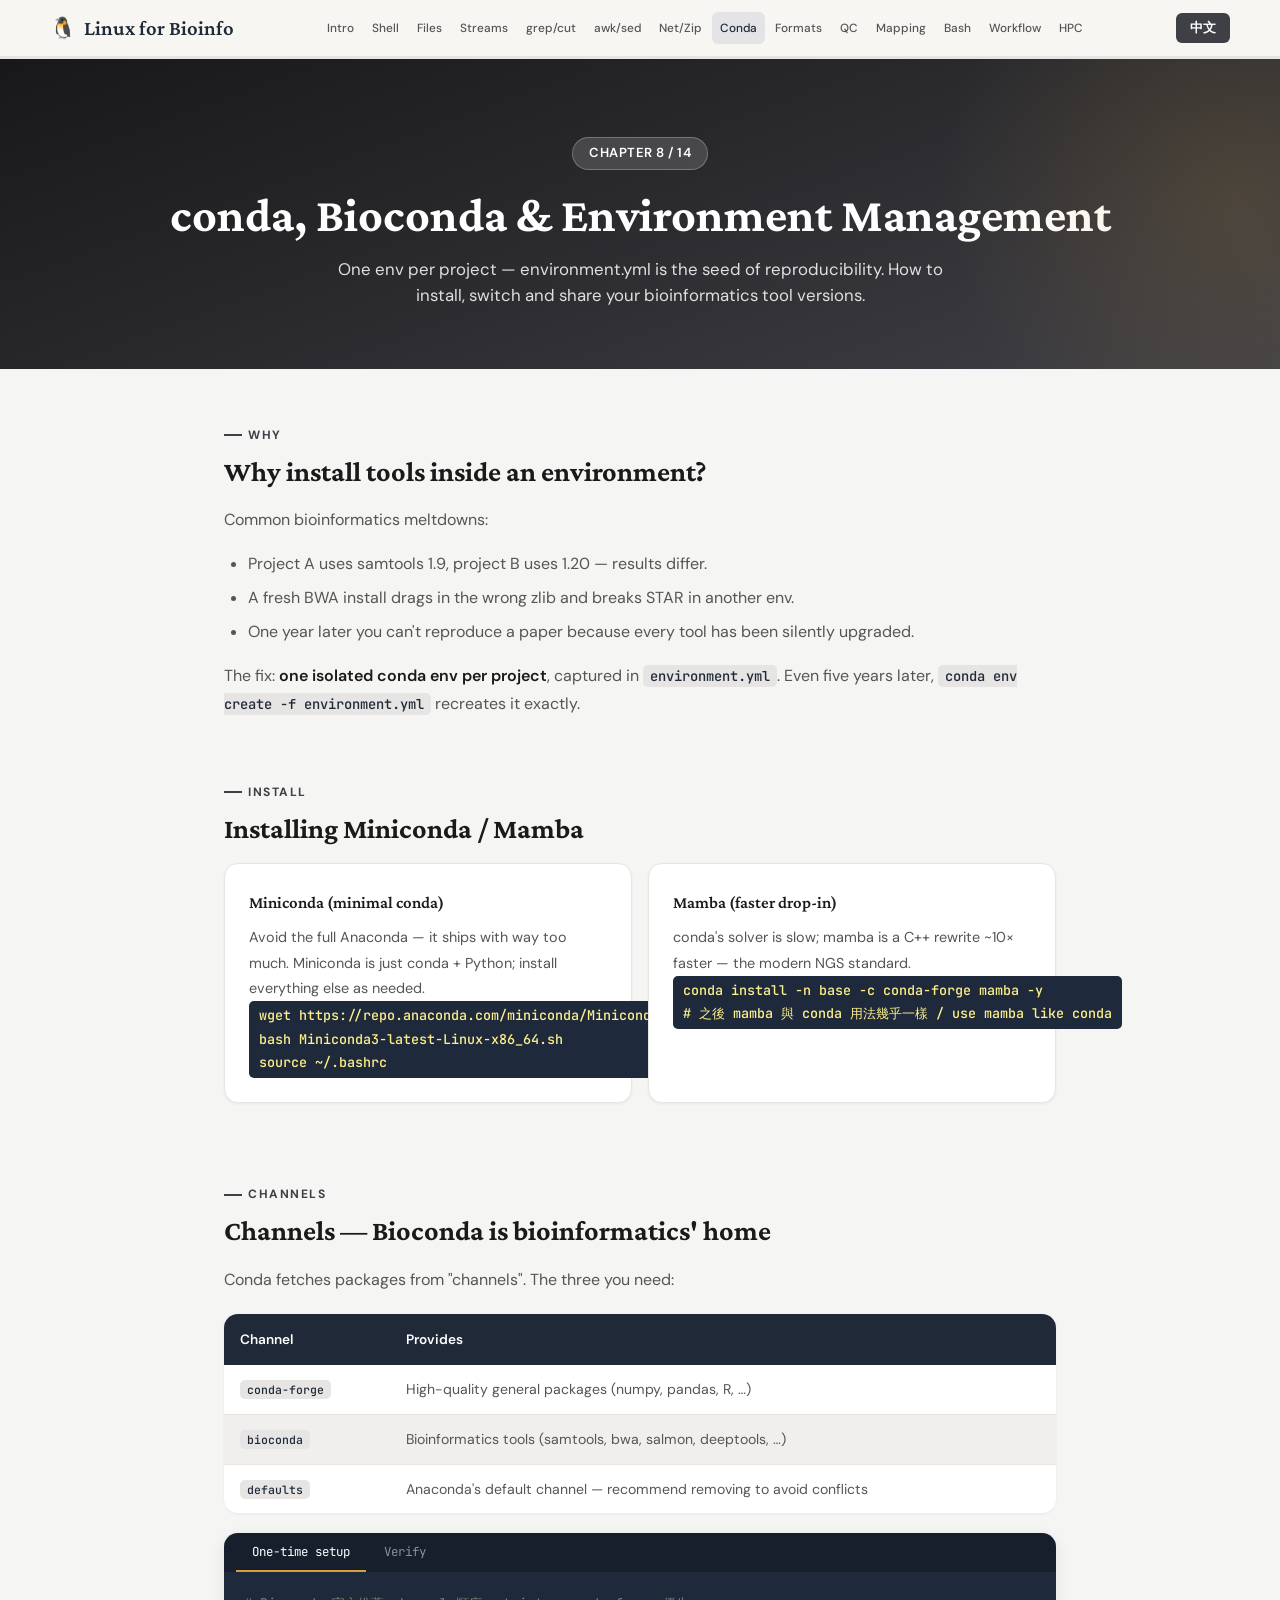
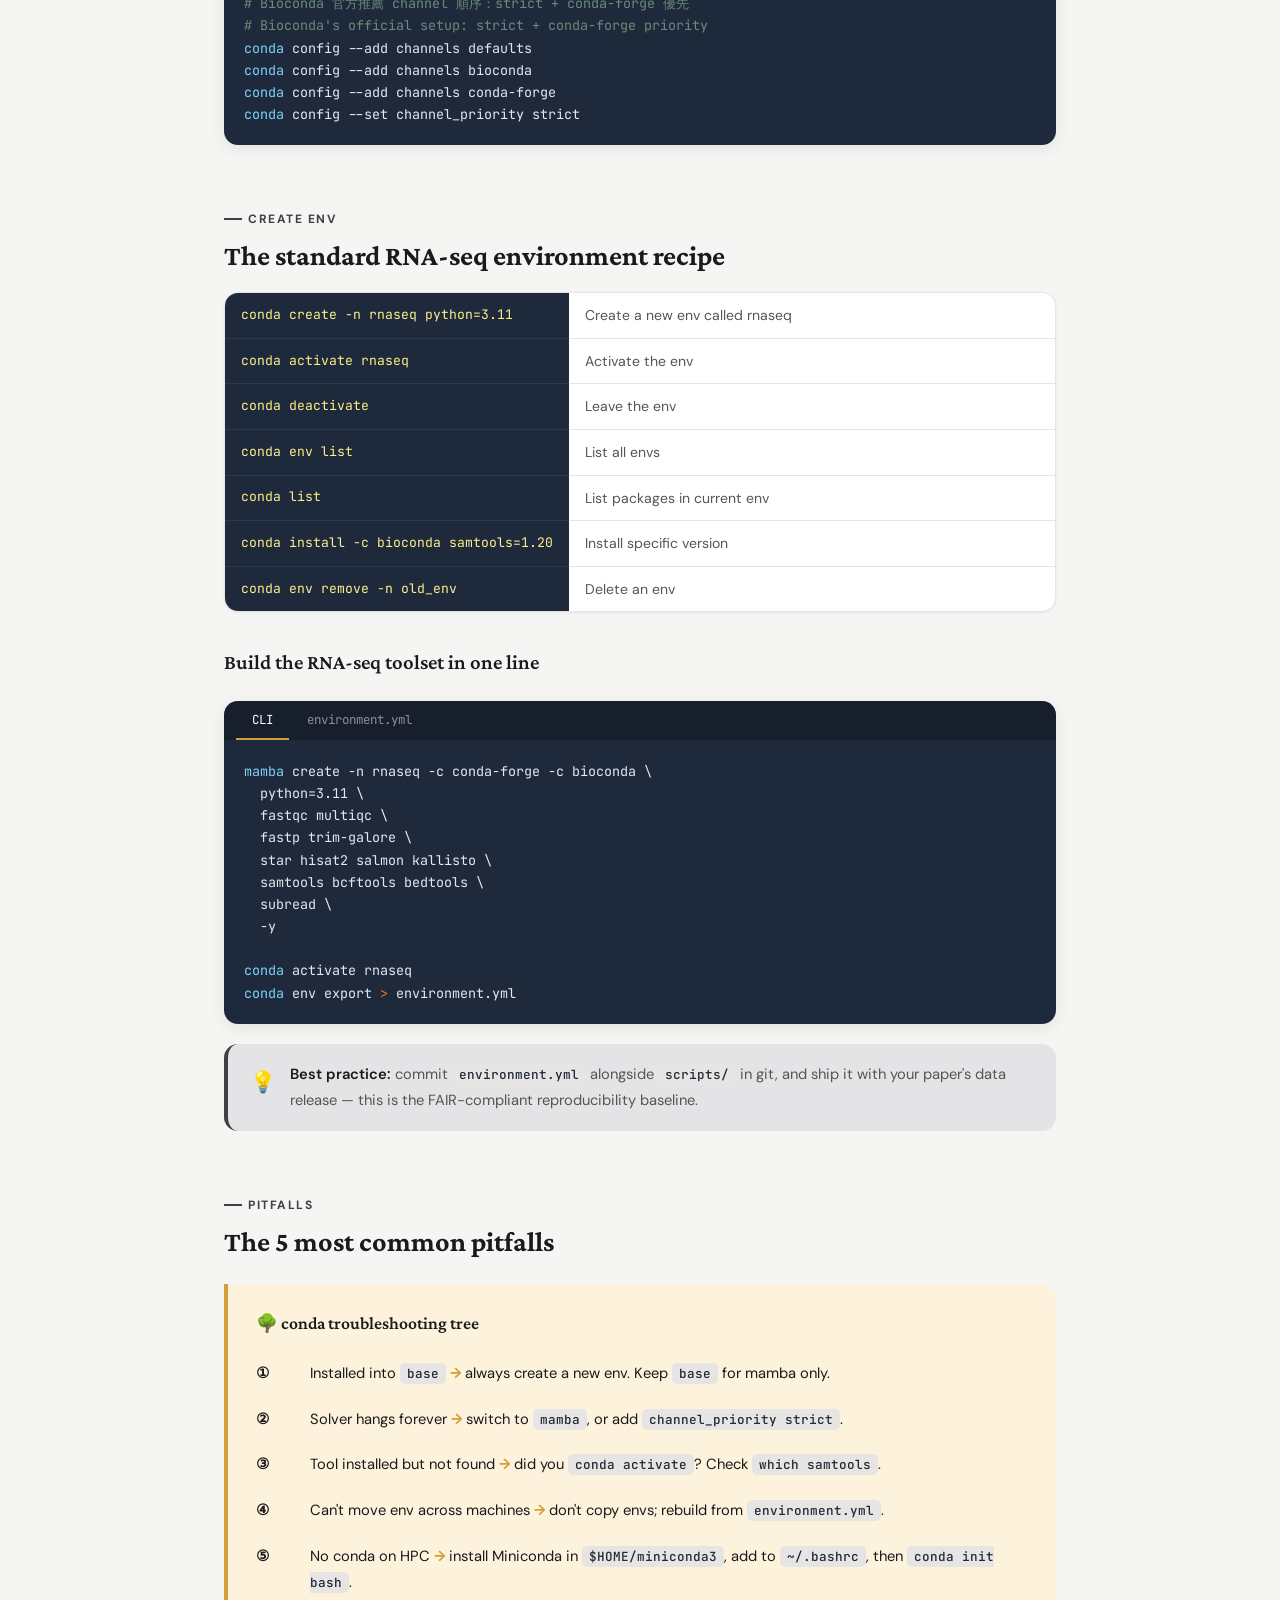
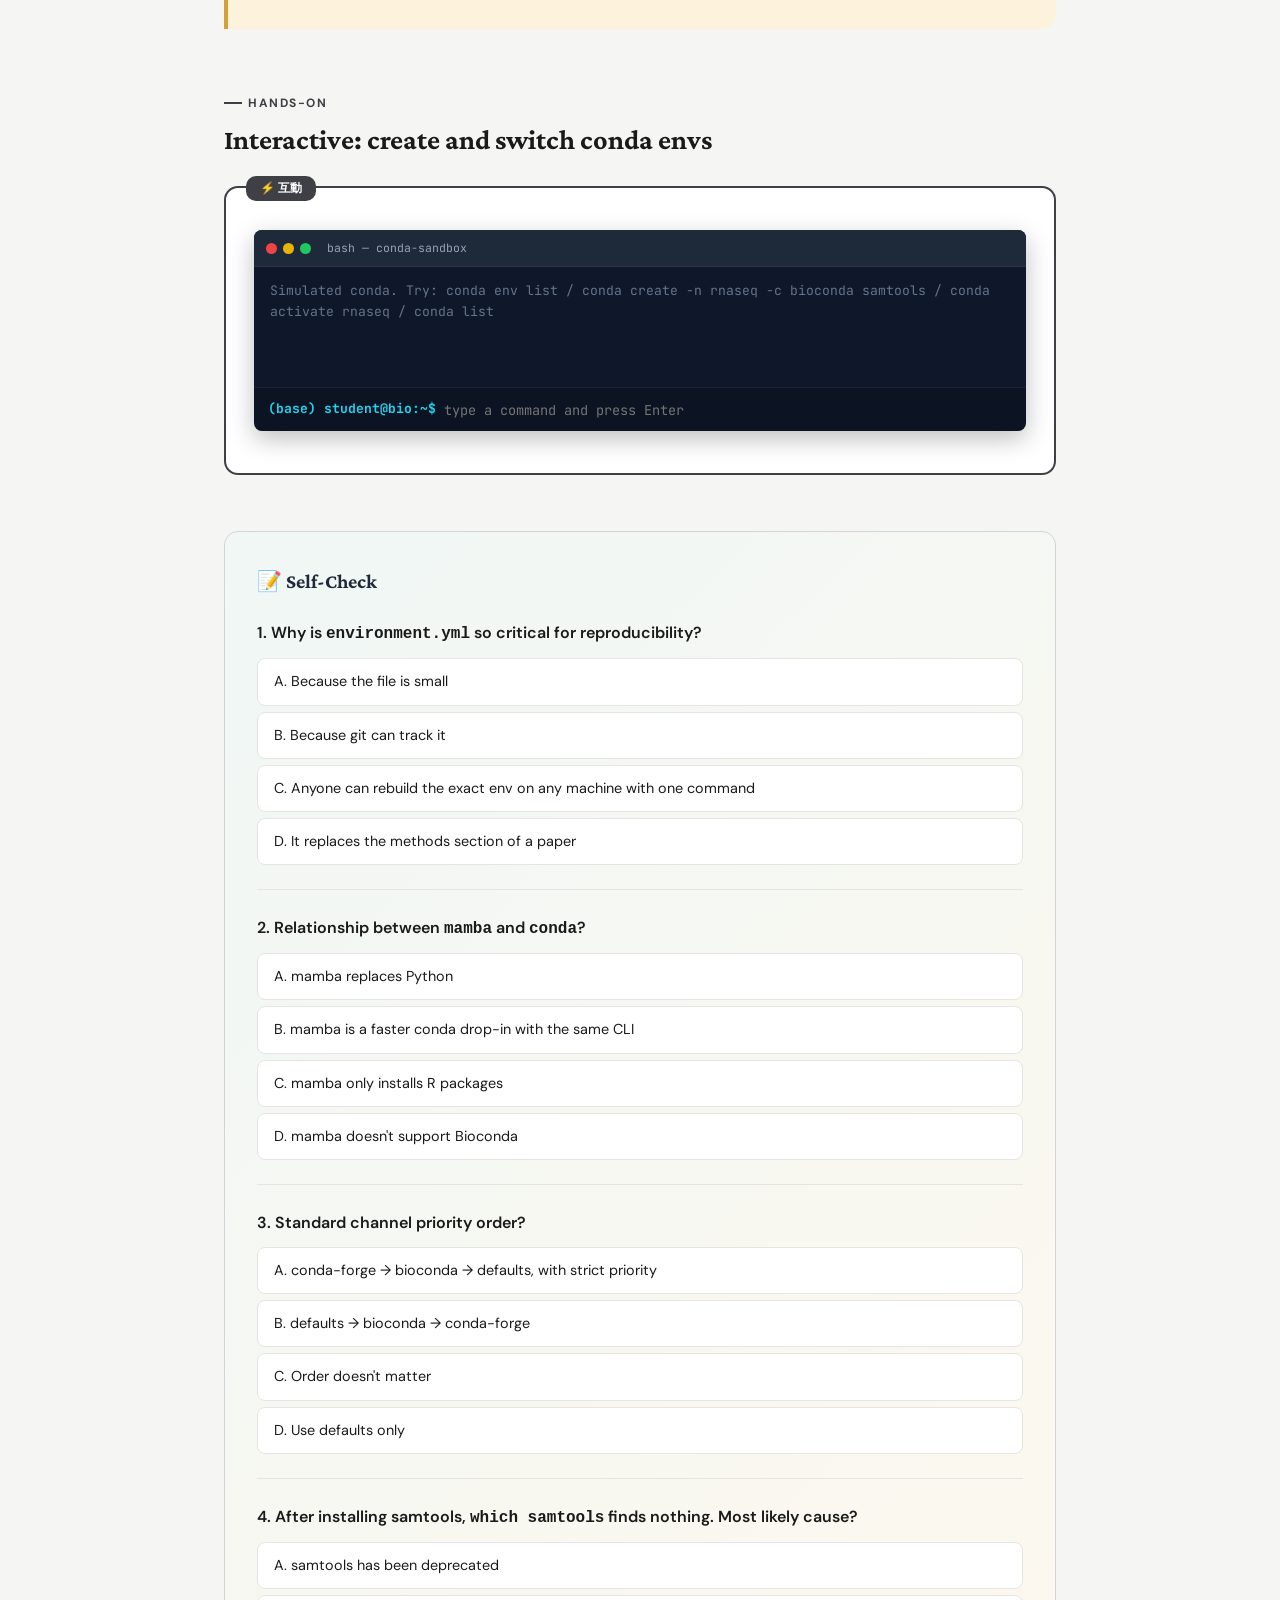
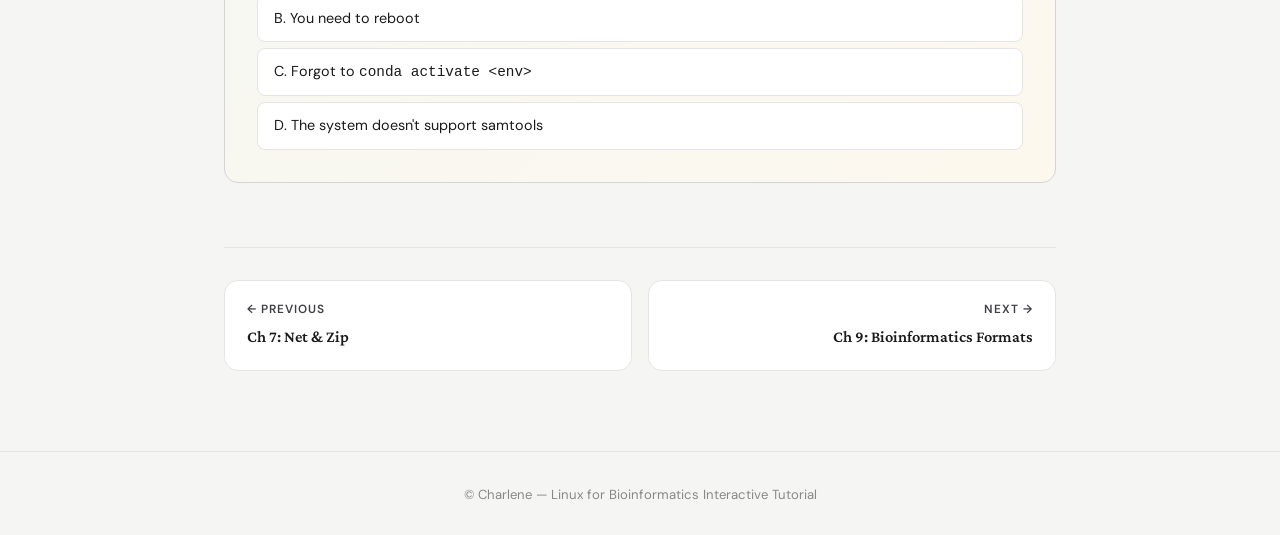
<file: conda.html>
<!DOCTYPE html><html lang="zh-Hant"><head><meta charset="UTF-8"><meta name="viewport" content="width=device-width,initial-scale=1.0">
<title>Ch 8: Conda & Bioconda — Linux Tutorial</title>
<link rel="stylesheet" href="styles.css">
</head><body>
<nav class="top-nav"><div class="top-nav-inner">
  <a href="index.html" class="top-nav-brand"><span>🐧</span> <span data-zh="Linux 生資教學" data-en="Linux for Bioinfo">Linux 生資教學</span></a>
  <ul class="top-nav-links">
    <li><a href="intro.html">Intro</a></li><li><a href="filesystem.html">Shell</a></li><li><a href="file-ops.html">Files</a></li><li><a href="text-streams.html">Streams</a></li><li><a href="grep-cut-sort.html">grep/cut</a></li><li><a href="awk-sed.html">awk/sed</a></li><li><a href="download-compress.html">Net/Zip</a></li><li><a href="conda.html" class="active">Conda</a></li><li><a href="bio-formats.html">Formats</a></li><li><a href="ngs-qc.html">QC</a></li><li><a href="mapping.html">Mapping</a></li><li><a href="bash-scripting.html">Bash</a></li><li><a href="workflow.html">Workflow</a></li><li><a href="hpc-container.html">HPC</a></li>
  </ul>
</div></nav>
<div class="progress-bar-container"><div class="progress-bar" id="progressBar"></div></div>
<header class="page-hero"><div class="step-badge">CHAPTER 8 / 14</div>
<h1 data-zh="conda、Bioconda 與環境管理" data-en="conda, Bioconda & Environment Management">conda、Bioconda 與環境管理</h1>
<p class="subtitle" data-lang="zh">每個專案一個環境、environment.yml 是可重現性的起點。生資工具版本怎麼裝、怎麼換、怎麼分享。</p>
<p class="subtitle" data-lang="en">One env per project — environment.yml is the seed of reproducibility. How to install, switch and share your bioinformatics tool versions.</p>
</header>
<main class="content-wrap">

<section class="section">
<div class="section-label" data-zh="為什麼" data-en="WHY">為什麼</div>
<h2 data-zh="為什麼要把工具裝在「環境」裡？" data-en="Why install tools inside an environment?">為什麼要把工具裝在「環境」裡？</h2>
<div data-lang="zh">
<p>生物資訊分析常見的崩潰場景：</p>
<ul>
<li>專案 A 用 samtools 1.9，專案 B 用 samtools 1.20，兩者結果不同</li>
<li>新裝的 BWA 拉錯了 zlib 版本，把舊環境的 STAR 弄壞了</li>
<li>論文寫完一年後想重跑，發現工具升級到後續版本，結果差了一截</li>
</ul>
<p>解法是 <strong>每個專案隔離一個 conda 環境</strong>，並把環境寫進 <code>environment.yml</code>。即使 5 年後，一行 <code>conda env create -f environment.yml</code> 就能重建。</p>
</div>
<div data-lang="en">
<p>Common bioinformatics meltdowns:</p>
<ul>
<li>Project A uses samtools 1.9, project B uses 1.20 — results differ.</li>
<li>A fresh BWA install drags in the wrong zlib and breaks STAR in another env.</li>
<li>One year later you can't reproduce a paper because every tool has been silently upgraded.</li>
</ul>
<p>The fix: <strong>one isolated conda env per project</strong>, captured in <code>environment.yml</code>. Even five years later, <code>conda env create -f environment.yml</code> recreates it exactly.</p>
</div>
</section>

<!-- conda mamba miniconda -->
<section class="section">
<div class="section-label" data-zh="安裝" data-en="INSTALL">安裝</div>
<h2 data-zh="安裝 Miniconda / Mamba" data-en="Installing Miniconda / Mamba">安裝 Miniconda / Mamba</h2>
<div class="card-grid cols-2">
<div class="card"><h4>Miniconda <span data-zh="（最小化的 conda）" data-en="(minimal conda)">（最小化的 conda）</span></h4>
  <p data-lang="zh">不要裝完整的 Anaconda！它包含太多不必要的套件，環境很重。Miniconda 只含 conda + Python，再依需求安裝。</p>
  <p data-lang="en">Avoid the full Anaconda — it ships with way too much. Miniconda is just conda + Python; install everything else as needed.</p>
<pre class="cmd-line">wget https://repo.anaconda.com/miniconda/Miniconda3-latest-Linux-x86_64.sh
bash Miniconda3-latest-Linux-x86_64.sh
source ~/.bashrc</pre>
</div>
<div class="card"><h4>Mamba <span data-zh="（更快的 conda）" data-en="(faster drop-in)">（更快的 conda）</span></h4>
  <p data-lang="zh">conda 解依賴超慢，mamba 用 C++ 重寫，速度快 10 倍以上。是現代 NGS 環境的標準配置。</p>
  <p data-lang="en">conda's solver is slow; mamba is a C++ rewrite ~10× faster — the modern NGS standard.</p>
<pre class="cmd-line">conda install -n base -c conda-forge mamba -y
# 之後 mamba 與 conda 用法幾乎一樣 / use mamba like conda</pre>
</div>
</div>
</section>

<!-- channels -->
<section class="section">
<div class="section-label" data-zh="設定 channel" data-en="CHANNELS">設定 channel</div>
<h2 data-zh="Channels — Bioconda 是生資的家" data-en="Channels — Bioconda is bioinformatics' home">Channels — Bioconda 是生資的家</h2>
<div data-lang="zh"><p>Conda 從「channel」下載套件，常見三個：</p></div>
<div data-lang="en"><p>Conda fetches packages from "channels". The three you need:</p></div>
<table class="comp-table">
<thead><tr><th>Channel</th><th data-zh="提供" data-en="Provides">提供</th></tr></thead>
<tbody>
<tr><td><code>conda-forge</code></td><td data-zh="高品質的通用套件（numpy、pandas、R 等）" data-en="High-quality general packages (numpy, pandas, R, …)">高品質通用套件</td></tr>
<tr><td><code>bioconda</code></td><td data-zh="生資專用工具（samtools、bwa、salmon、deeptools 等）" data-en="Bioinformatics tools (samtools, bwa, salmon, deeptools, …)">生資工具</td></tr>
<tr><td><code>defaults</code></td><td data-zh="Anaconda 官方 channel；建議移除以避免衝突" data-en="Anaconda's default channel — recommend removing to avoid conflicts">官方 channel（建議移除）</td></tr>
</tbody></table>
<div class="code-tabs">
<div class="code-tab-btns"><button class="code-tab-btn active" onclick="switchTab(this,'cc1')" data-zh="一次設定" data-en="One-time setup">一次設定</button><button class="code-tab-btn" onclick="switchTab(this,'cc2')" data-zh="檢查設定" data-en="Verify">檢查設定</button></div>
<div class="code-tab-content active" id="cc1"><pre><span class="comment"># Bioconda 官方推薦 channel 順序：strict + conda-forge 優先
# Bioconda's official setup: strict + conda-forge priority</span>
<span class="func">conda</span> config --add channels defaults
<span class="func">conda</span> config --add channels bioconda
<span class="func">conda</span> config --add channels conda-forge
<span class="func">conda</span> config --set channel_priority strict</pre></div>
<div class="code-tab-content" id="cc2"><pre><span class="func">conda</span> config --show channels
<span class="comment"># channels:
#   - conda-forge
#   - bioconda
#   - defaults</span></pre></div>
</div>
</section>

<!-- create env -->
<section class="section">
<div class="section-label" data-zh="建立環境" data-en="CREATE ENV">建立環境</div>
<h2 data-zh="一個 RNA-seq 環境的標準做法" data-en="The standard RNA-seq environment recipe">一個 RNA-seq 環境的標準做法</h2>
<div class="cheat">
<div class="cheat-cmd">conda create -n rnaseq python=3.11</div><div class="cheat-desc" data-zh="建立新環境，名為 rnaseq" data-en="Create a new env called rnaseq">建立新環境</div>
<div class="cheat-cmd">conda activate rnaseq</div><div class="cheat-desc" data-zh="切換到該環境" data-en="Activate the env">切換環境</div>
<div class="cheat-cmd">conda deactivate</div><div class="cheat-desc" data-zh="退出環境" data-en="Leave the env">退出</div>
<div class="cheat-cmd">conda env list</div><div class="cheat-desc" data-zh="列出所有環境" data-en="List all envs">列出所有環境</div>
<div class="cheat-cmd">conda list</div><div class="cheat-desc" data-zh="列出當前環境的套件" data-en="List packages in current env">列出套件</div>
<div class="cheat-cmd">conda install -c bioconda samtools=1.20</div><div class="cheat-desc" data-zh="指定版本安裝" data-en="Install specific version">指定版本安裝</div>
<div class="cheat-cmd">conda env remove -n old_env</div><div class="cheat-desc" data-zh="刪除整個環境" data-en="Delete an env">刪除環境</div>
</div>

<h3 data-zh="一行建好 RNA-seq 標準工具集" data-en="Build the RNA-seq toolset in one line">一行建好 RNA-seq 標準工具集</h3>
<div class="code-tabs">
<div class="code-tab-btns"><button class="code-tab-btn active" onclick="switchTab(this,'rs1')">CLI</button><button class="code-tab-btn" onclick="switchTab(this,'rs2')">environment.yml</button></div>
<div class="code-tab-content active" id="rs1"><pre><span class="func">mamba</span> create -n rnaseq -c conda-forge -c bioconda \
  python=3.11 \
  fastqc multiqc \
  fastp trim-galore \
  star hisat2 salmon kallisto \
  samtools bcftools bedtools \
  subread \
  -y

<span class="func">conda</span> activate rnaseq
<span class="func">conda</span> env export <span class="op">&gt;</span> environment.yml</pre></div>
<div class="code-tab-content" id="rs2"><pre><span class="kw">name:</span> rnaseq
<span class="kw">channels:</span>
  - conda-forge
  - bioconda
<span class="kw">dependencies:</span>
  - python=3.11
  - fastqc=0.12.1
  - multiqc=1.21
  - fastp=0.23.4
  - star=2.7.11b
  - salmon=1.10.2
  - samtools=1.20
  - bedtools=2.31.1
  - subread=2.0.6
  - pip
  - pip:
      - <span class="comment"># pip-only packages here</span></pre></div>
</div>
<div class="callout tip"><span class="callout-icon">💡</span><div>
<p data-lang="zh"><strong>實務建議：</strong>把 <code>environment.yml</code> 跟 <code>scripts/</code> 一起放進 git；論文發表時連同分析資料一起提供，這就是符合 FAIR + 可重現性的標準做法。</p>
<p data-lang="en"><strong>Best practice:</strong> commit <code>environment.yml</code> alongside <code>scripts/</code> in git, and ship it with your paper's data release — this is the FAIR-compliant reproducibility baseline.</p>
</div></div>
</section>

<!-- Common pitfalls -->
<section class="section">
<div class="section-label" data-zh="常見坑" data-en="PITFALLS">常見坑</div>
<h2 data-zh="新手最常踩的 5 個坑" data-en="The 5 most common pitfalls">新手最常踩的 5 個坑</h2>
<div class="decision-tree">
<h4>🌳 <span data-zh="conda 排錯流程" data-en="conda troubleshooting tree">conda 排錯流程</span></h4>
<div data-lang="zh">
<div class="dt-node"><span class="dt-q">①</span><div>裝在 <code>base</code> 了 <span class="dt-arrow">→</span> 永遠新建 env，<code>base</code> 只裝 mamba。</div></div>
<div class="dt-node"><span class="dt-q">②</span><div>解依賴卡住、跑超久 <span class="dt-arrow">→</span> 改用 <code>mamba</code>；或加 <code>channel_priority strict</code>。</div></div>
<div class="dt-node"><span class="dt-q">③</span><div>裝完工具找不到 <span class="dt-arrow">→</span> 確認 <code>conda activate</code> 了；用 <code>which samtools</code> 查路徑。</div></div>
<div class="dt-node"><span class="dt-q">④</span><div>跨機器搬不動 <span class="dt-arrow">→</span> 不要直接複製 envs；用 <code>environment.yml</code> 重建。</div></div>
<div class="dt-node"><span class="dt-q">⑤</span><div>HPC 沒裝 conda <span class="dt-arrow">→</span> 安裝在 <code>$HOME/miniconda3</code>，加進 <code>~/.bashrc</code>，再 <code>conda init bash</code>。</div></div>
</div>
<div data-lang="en">
<div class="dt-node"><span class="dt-q">①</span><div>Installed into <code>base</code> <span class="dt-arrow">→</span> always create a new env. Keep <code>base</code> for mamba only.</div></div>
<div class="dt-node"><span class="dt-q">②</span><div>Solver hangs forever <span class="dt-arrow">→</span> switch to <code>mamba</code>, or add <code>channel_priority strict</code>.</div></div>
<div class="dt-node"><span class="dt-q">③</span><div>Tool installed but not found <span class="dt-arrow">→</span> did you <code>conda activate</code>? Check <code>which samtools</code>.</div></div>
<div class="dt-node"><span class="dt-q">④</span><div>Can't move env across machines <span class="dt-arrow">→</span> don't copy envs; rebuild from <code>environment.yml</code>.</div></div>
<div class="dt-node"><span class="dt-q">⑤</span><div>No conda on HPC <span class="dt-arrow">→</span> install Miniconda in <code>$HOME/miniconda3</code>, add to <code>~/.bashrc</code>, then <code>conda init bash</code>.</div></div>
</div>
</div>
</section>

<!-- Hands-on -->
<section class="section">
<div class="section-label" data-zh="動手做" data-en="HANDS-ON">動手做</div>
<h2 data-zh="互動：建立並切換 conda 環境" data-en="Interactive: create and switch conda envs">互動：建立並切換 conda 環境</h2>
<div class="interactive-panel">
<div data-term-id="t-conda"></div>
</div>
</section>

<!-- Quiz -->
<section class="quiz-section">
<h3>📝 <span data-zh="自我檢測" data-en="Self-Check">自我檢測</span></h3>
<div class="quiz-q" data-answer="2" data-explain-zh="environment.yml 是 conda 環境的 declarative 描述，能在任何機器一鍵重建。" data-explain-en="environment.yml is a declarative spec — recreatable anywhere with one command.">
<p data-lang="zh">1. 為什麼 <code>environment.yml</code> 對可重現性這麼重要？</p>
<p data-lang="en">1. Why is <code>environment.yml</code> so critical for reproducibility?</p>
<div class="quiz-options">
<div class="quiz-opt" data-idx="0"><span data-lang="zh">A. 因為它檔案小</span><span data-lang="en">A. Because the file is small</span></div>
<div class="quiz-opt" data-idx="1"><span data-lang="zh">B. 因為它能在 git 中追蹤</span><span data-lang="en">B. Because git can track it</span></div>
<div class="quiz-opt" data-idx="2"><span data-lang="zh">C. 任何人在任何機器都可一行 <code>conda env create -f environment.yml</code> 重建環境</span><span data-lang="en">C. Anyone can rebuild the exact env on any machine with one command</span></div>
<div class="quiz-opt" data-idx="3"><span data-lang="zh">D. 它取代論文的 methods 章節</span><span data-lang="en">D. It replaces the methods section of a paper</span></div>
</div><div class="quiz-feedback"></div></div>

<div class="quiz-q" data-answer="1" data-explain-zh="mamba 是 conda 的 C++ 重寫，依賴解析快很多倍，是現代 NGS 標準工具。" data-explain-en="mamba is a C++ rewrite — much faster dependency resolution, the modern NGS default.">
<p data-lang="zh">2. <code>mamba</code> 與 <code>conda</code> 的關係？</p>
<p data-lang="en">2. Relationship between <code>mamba</code> and <code>conda</code>?</p>
<div class="quiz-options">
<div class="quiz-opt" data-idx="0"><span data-lang="zh">A. mamba 取代 Python</span><span data-lang="en">A. mamba replaces Python</span></div>
<div class="quiz-opt" data-idx="1"><span data-lang="zh">B. mamba 是更快的 conda 替代品，用法一致</span><span data-lang="en">B. mamba is a faster conda drop-in with the same CLI</span></div>
<div class="quiz-opt" data-idx="2"><span data-lang="zh">C. mamba 只能裝 R 套件</span><span data-lang="en">C. mamba only installs R packages</span></div>
<div class="quiz-opt" data-idx="3"><span data-lang="zh">D. mamba 不支援 Bioconda</span><span data-lang="en">D. mamba doesn't support Bioconda</span></div>
</div><div class="quiz-feedback"></div></div>

<div class="quiz-q" data-answer="0" data-explain-zh="bioconda 提供 NGS 工具；conda-forge 提供高品質通用套件；strict 設定能避免依賴衝突。" data-explain-en="bioconda has NGS tools; conda-forge has high-quality general packages; strict priority avoids conflicts.">
<p data-lang="zh">3. 設定 conda channel 的標準推薦順序？</p>
<p data-lang="en">3. Standard channel priority order?</p>
<div class="quiz-options">
<div class="quiz-opt" data-idx="0"><span data-lang="zh">A. conda-forge → bioconda → defaults，並設 strict</span><span data-lang="en">A. conda-forge → bioconda → defaults, with strict priority</span></div>
<div class="quiz-opt" data-idx="1"><span data-lang="zh">B. defaults → bioconda → conda-forge</span><span data-lang="en">B. defaults → bioconda → conda-forge</span></div>
<div class="quiz-opt" data-idx="2"><span data-lang="zh">C. 順序不重要</span><span data-lang="en">C. Order doesn't matter</span></div>
<div class="quiz-opt" data-idx="3"><span data-lang="zh">D. 只用 defaults 就好</span><span data-lang="en">D. Use defaults only</span></div>
</div><div class="quiz-feedback"></div></div>

<div class="quiz-q" data-answer="2" data-explain-zh="工具在環境中安裝後必須先 conda activate，否則 PATH 不含該環境的 bin/。" data-explain-en="After installing into an env, you must conda activate it; otherwise the env's bin/ isn't on PATH.">
<p data-lang="zh">4. 安裝 samtools 後，<code>which samtools</code> 找不到。最可能的原因？</p>
<p data-lang="en">4. After installing samtools, <code>which samtools</code> finds nothing. Most likely cause?</p>
<div class="quiz-options">
<div class="quiz-opt" data-idx="0"><span data-lang="zh">A. samtools 已過期</span><span data-lang="en">A. samtools has been deprecated</span></div>
<div class="quiz-opt" data-idx="1"><span data-lang="zh">B. 必須重啟電腦</span><span data-lang="en">B. You need to reboot</span></div>
<div class="quiz-opt" data-idx="2"><span data-lang="zh">C. 忘了 <code>conda activate &lt;env&gt;</code></span><span data-lang="en">C. Forgot to <code>conda activate &lt;env&gt;</code></span></div>
<div class="quiz-opt" data-idx="3"><span data-lang="zh">D. 系統不支援 samtools</span><span data-lang="en">D. The system doesn't support samtools</span></div>
</div><div class="quiz-feedback"></div></div>
</section>

<nav class="page-nav">
  <a href="download-compress.html"><span class="nav-dir" data-zh="← 上一章" data-en="← Previous">← 上一章</span><span class="nav-title">Ch 7: Net & Zip</span></a>
  <a href="bio-formats.html"><span class="nav-dir" data-zh="下一章 →" data-en="Next →">下一章 →</span><span class="nav-title">Ch 9: Bioinformatics Formats</span></a>
</nav>
</main>
<footer class="site-footer">© Charlene — Linux for Bioinformatics Interactive Tutorial</footer>
<script src="i18n.js"></script>
<script src="common.js"></script>
<script>
const ENVS={'base':['conda','python','mamba']};
let active='base';
TermSim.create('t-conda',{
  prompt:'(base) student@bio:~$',
  title:'conda-sandbox',
  banner:'Simulated conda. Try: conda env list / conda create -n rnaseq -c bioconda samtools / conda activate rnaseq / conda list',
  validate:function(cmd){
    const c=cmd.trim();
    const term=document.querySelector('[data-term-id="t-conda"]');
    function setPrompt(){term.querySelector('.terminal-input-row .prompt').textContent='('+active+') student@bio:~$';}
    let m;
    if(c==='conda env list'){return {ok:true,out:'# conda environments:\n'+Object.keys(ENVS).map(n=>(active===n?'* ':'  ')+n.padEnd(16)+' /home/student/miniconda3/envs/'+(n==='base'?'':n)).join('\n')};}
    if(m=c.match(/^conda create -n (\S+)(?:\s+(.*))?$/)){
      const name=m[1],rest=m[2]||'';
      if(ENVS[name]) return {ok:false,err:true,out:'env already exists'};
      const tools=rest.replace(/-c\s+\S+\s*/g,'').replace(/-y/g,'').trim().split(/\s+/).filter(Boolean);
      ENVS[name]=tools.length?tools:['python'];
      return {ok:true,out:'Solving environment...done\nDownloading and Extracting Packages\n\nProceed ([y]/n)? y\n\nPreparing transaction: done\nVerifying transaction: done\nExecuting transaction: done\n#\n# To activate this environment, use:\n#     $ conda activate '+name+'\n#'};
    }
    if(m=c.match(/^conda activate (\S+)$/)){
      if(ENVS[m[1]]){active=m[1];setPrompt();return {ok:true,out:''};}
      return {ok:false,err:true,out:'EnvironmentNameNotFound: '+m[1]};
    }
    if(c==='conda deactivate'){active='base';setPrompt();return {ok:true,out:''};}
    if(c==='conda list'){return {ok:true,out:'# packages in environment at /home/student/miniconda3/envs/'+active+':\n'+ENVS[active].map(t=>t.padEnd(20)+'  1.x.x').join('\n')};}
    if(m=c.match(/^conda install(?:\s+-c\s+\S+)*\s+(.+)$/)){
      const tools=m[1].replace(/-y/g,'').trim().split(/\s+/);
      tools.forEach(t=>{if(!ENVS[active].includes(t))ENVS[active].push(t);});
      return {ok:true,out:'Installed: '+tools.join(', ')+' into '+active};
    }
    if(m=c.match(/^conda env remove -n (\S+)$/)){
      if(m[1]==='base') return {ok:false,err:true,out:'Cannot remove base'};
      delete ENVS[m[1]];
      return {ok:true,out:'Removed env: '+m[1]};
    }
    if(c==='conda env export'){return {ok:true,out:'name: '+active+'\nchannels:\n  - conda-forge\n  - bioconda\ndependencies:\n'+ENVS[active].map(t=>'  - '+t).join('\n')};}
    if(c==='ls') return {ok:true,out:'environment.yml  README.md'};
    if(c.startsWith('which ')){const t=c.slice(6).trim();return {ok:true,out:ENVS[active].includes(t)?'/home/student/miniconda3/envs/'+active+'/bin/'+t:'(not found in '+active+')'};}
    if(c==='clear'){term.querySelector('.terminal-body').innerHTML='';return {ok:true,out:''};}
    return {ok:false,err:true,out:'sh: '+c+': try conda env list / create / activate / install / list / which'};
  }
});
</script>
</body></html>
</file>
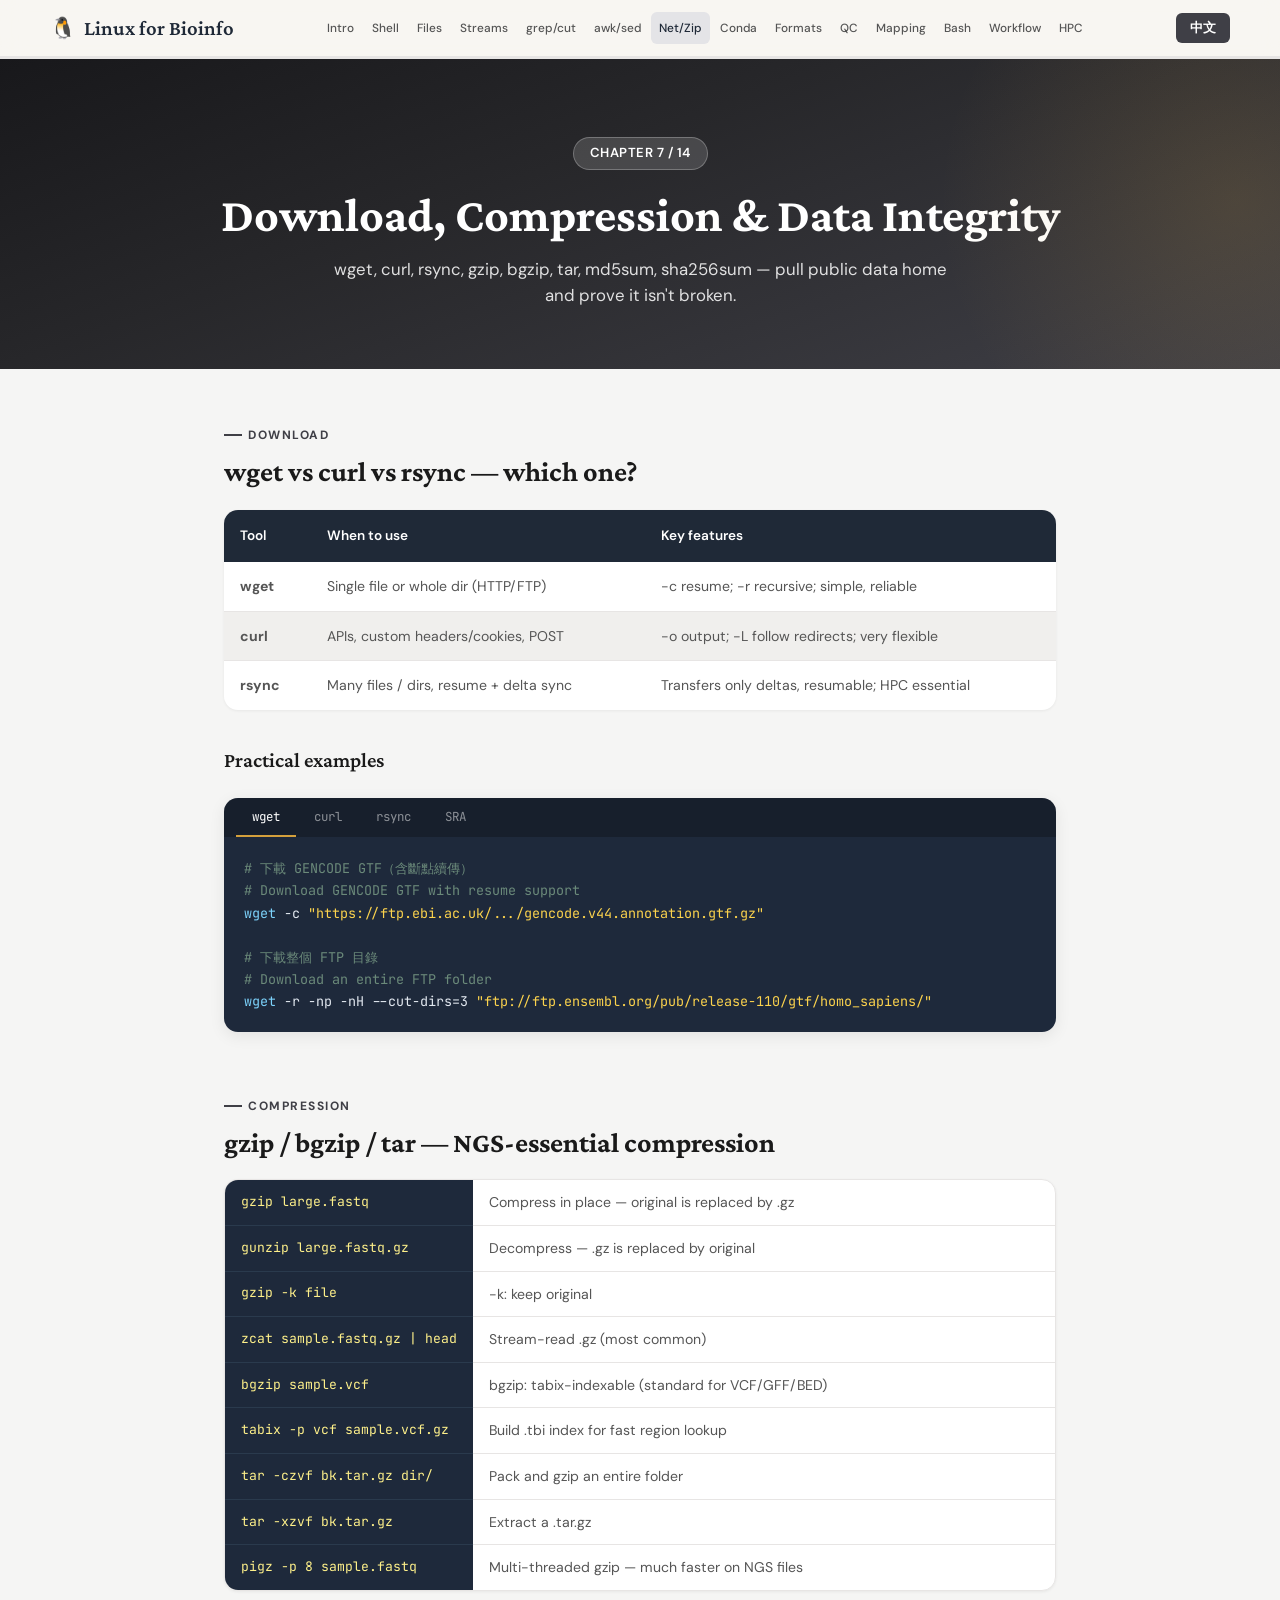
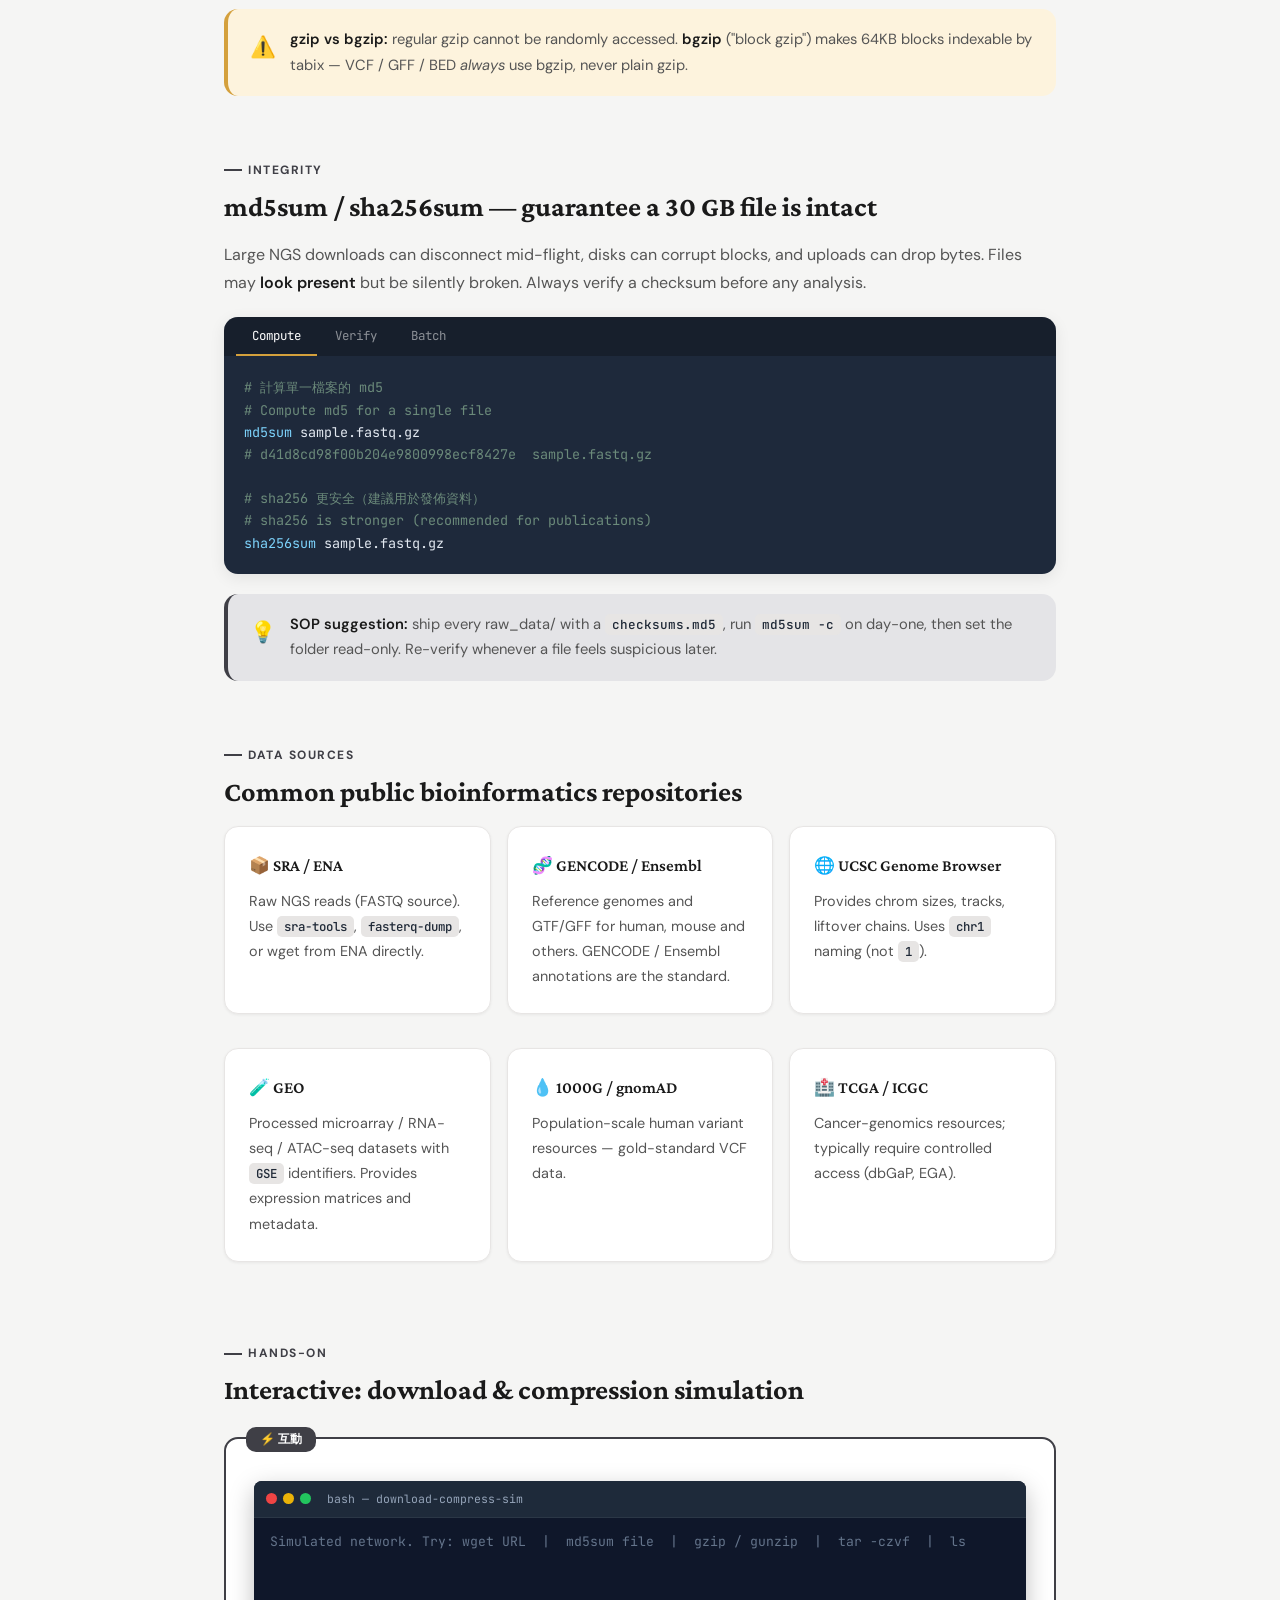
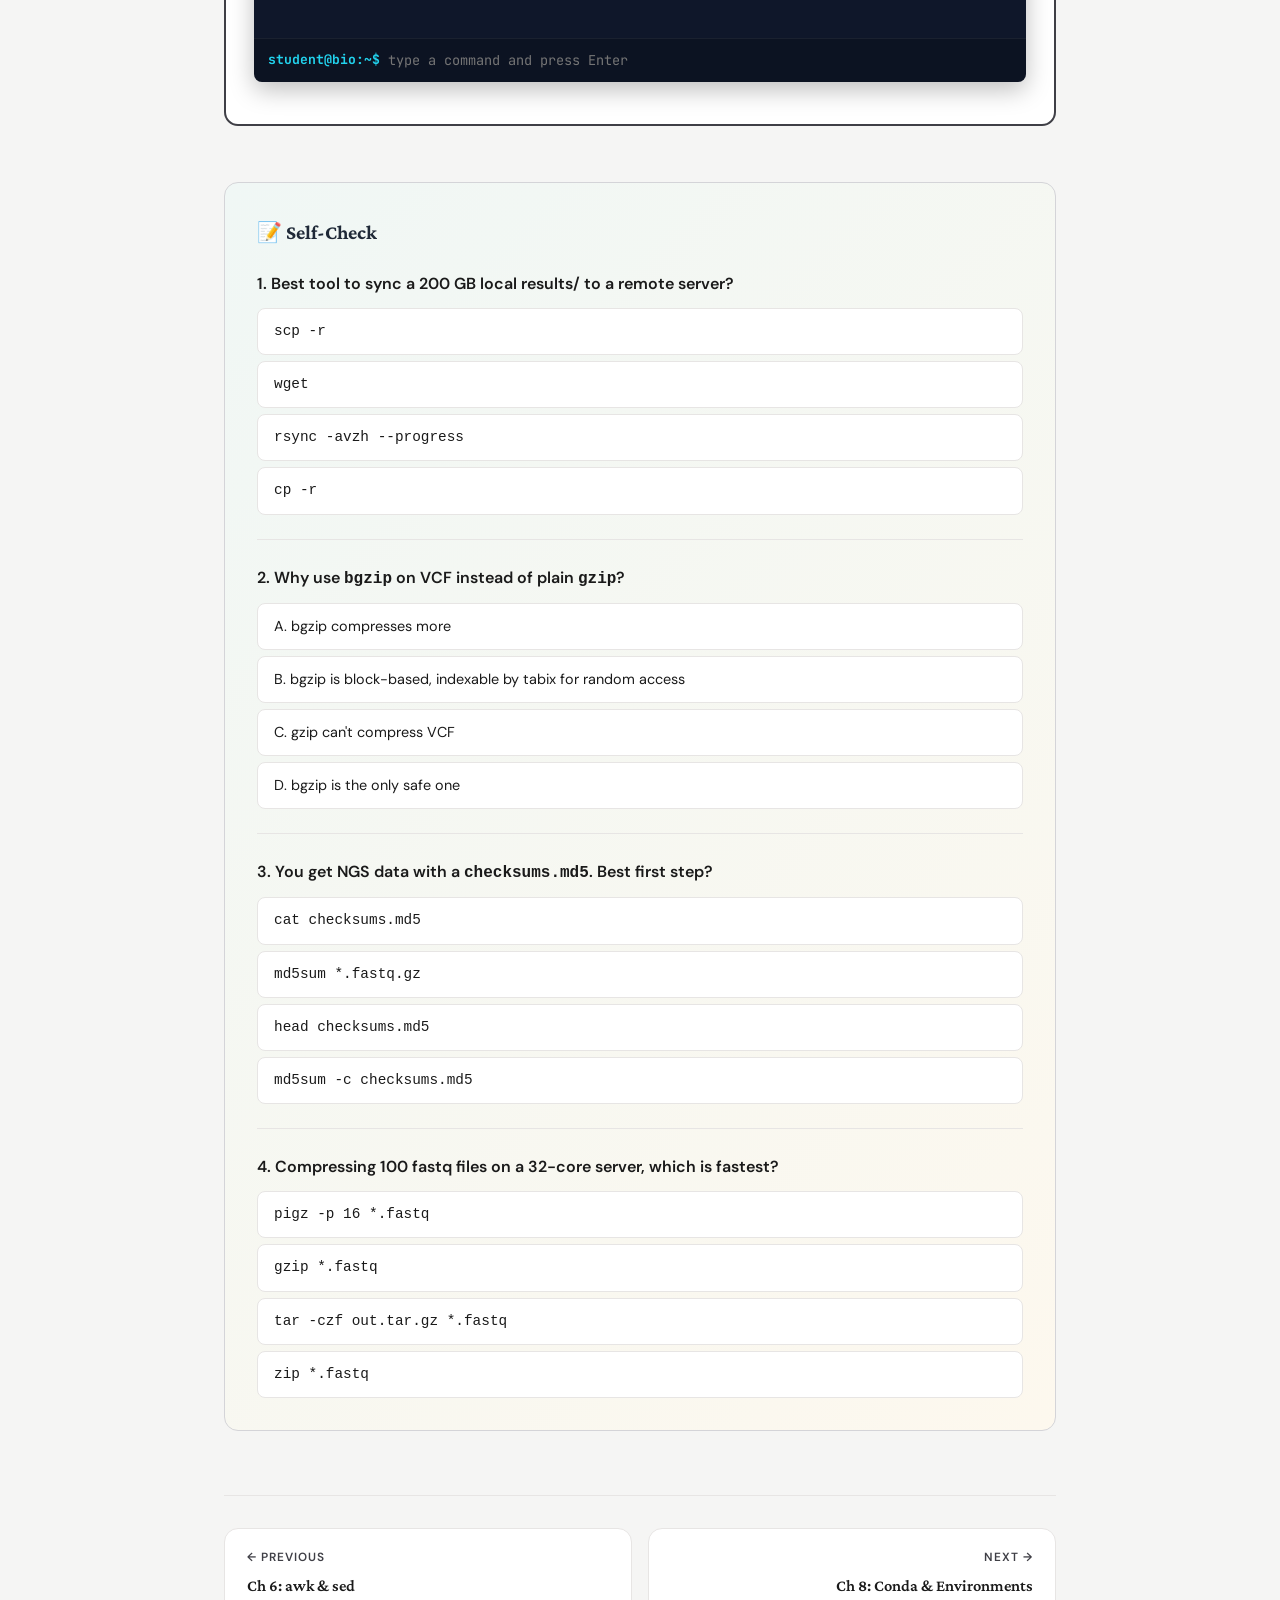
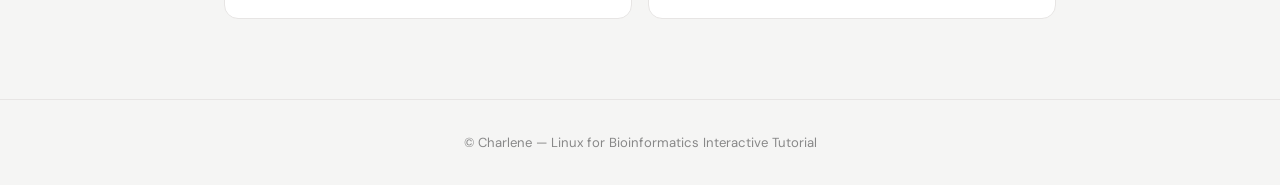
<file: download-compress.html>
<!DOCTYPE html><html lang="zh-Hant"><head><meta charset="UTF-8"><meta name="viewport" content="width=device-width,initial-scale=1.0">
<title>Ch 7: Download, Compression & Integrity — Linux Tutorial</title>
<link rel="stylesheet" href="styles.css">
</head><body>
<nav class="top-nav"><div class="top-nav-inner">
  <a href="index.html" class="top-nav-brand"><span>🐧</span> <span data-zh="Linux 生資教學" data-en="Linux for Bioinfo">Linux 生資教學</span></a>
  <ul class="top-nav-links">
    <li><a href="intro.html">Intro</a></li><li><a href="filesystem.html">Shell</a></li><li><a href="file-ops.html">Files</a></li><li><a href="text-streams.html">Streams</a></li><li><a href="grep-cut-sort.html">grep/cut</a></li><li><a href="awk-sed.html">awk/sed</a></li><li><a href="download-compress.html" class="active">Net/Zip</a></li><li><a href="conda.html">Conda</a></li><li><a href="bio-formats.html">Formats</a></li><li><a href="ngs-qc.html">QC</a></li><li><a href="mapping.html">Mapping</a></li><li><a href="bash-scripting.html">Bash</a></li><li><a href="workflow.html">Workflow</a></li><li><a href="hpc-container.html">HPC</a></li>
  </ul>
</div></nav>
<div class="progress-bar-container"><div class="progress-bar" id="progressBar"></div></div>
<header class="page-hero"><div class="step-badge">CHAPTER 7 / 14</div>
<h1 data-zh="壓縮、下載與資料完整性" data-en="Download, Compression & Data Integrity">壓縮、下載與資料完整性</h1>
<p class="subtitle" data-lang="zh">wget、curl、rsync、gzip、bgzip、tar、md5sum、sha256sum — 把公開資料從伺服器搬回家，並確保它沒壞掉。</p>
<p class="subtitle" data-lang="en">wget, curl, rsync, gzip, bgzip, tar, md5sum, sha256sum — pull public data home and prove it isn't broken.</p>
</header>
<main class="content-wrap">

<section class="section">
<div class="section-label" data-zh="下載" data-en="DOWNLOAD">下載</div>
<h2 data-zh="wget vs curl vs rsync — 該選哪一個？" data-en="wget vs curl vs rsync — which one?">wget vs curl vs rsync — 該選哪一個？</h2>
<table class="comp-table">
<thead><tr><th data-zh="工具" data-en="Tool">工具</th><th data-zh="適合情境" data-en="When to use">適合情境</th><th data-zh="關鍵特性" data-en="Key features">關鍵特性</th></tr></thead>
<tbody>
<tr><td><strong>wget</strong></td>
    <td data-zh="一次下載一個 / 一個資料夾（HTTP/FTP）" data-en="Single file or whole dir (HTTP/FTP)">一次下載一個 / 一個資料夾</td>
    <td data-zh="-c 續傳；-r 遞迴；簡單可靠" data-en="-c resume; -r recursive; simple, reliable">-c 續傳；-r 遞迴；簡單可靠</td></tr>
<tr><td><strong>curl</strong></td>
    <td data-zh="API、需要 header / cookie / POST 的情境" data-en="APIs, custom headers/cookies, POST">API、自訂 header / POST</td>
    <td data-zh="-o 指定輸出；-L 跟隨 redirect；功能很豐富" data-en="-o output; -L follow redirects; very flexible">-o 輸出；-L follow redirect</td></tr>
<tr><td><strong>rsync</strong></td>
    <td data-zh="大量檔案或資料夾，需斷點續傳、僅同步差異" data-en="Many files / dirs, resume + delta sync">資料夾同步</td>
    <td data-zh="只傳差異、可斷點續傳；HPC 必備" data-en="Transfers only deltas, resumable; HPC essential">只傳差異 + 續傳</td></tr>
</tbody></table>

<h3 data-zh="實戰範例" data-en="Practical examples">實戰範例</h3>
<div class="code-tabs">
<div class="code-tab-btns">
<button class="code-tab-btn active" onclick="switchTab(this,'d1')">wget</button>
<button class="code-tab-btn" onclick="switchTab(this,'d2')">curl</button>
<button class="code-tab-btn" onclick="switchTab(this,'d3')">rsync</button>
<button class="code-tab-btn" onclick="switchTab(this,'d4')">SRA</button>
</div>
<div class="code-tab-content active" id="d1"><pre><span class="comment"># 下載 GENCODE GTF（含斷點續傳）
# Download GENCODE GTF with resume support</span>
<span class="func">wget</span> -c <span class="str">"https://ftp.ebi.ac.uk/.../gencode.v44.annotation.gtf.gz"</span>

<span class="comment"># 下載整個 FTP 目錄
# Download an entire FTP folder</span>
<span class="func">wget</span> -r -np -nH --cut-dirs=3 <span class="str">"ftp://ftp.ensembl.org/pub/release-110/gtf/homo_sapiens/"</span></pre></div>
<div class="code-tab-content" id="d2"><pre><span class="comment"># 用 curl 下載並重新命名
# Download and rename with curl</span>
<span class="func">curl</span> -L -o gencode.gtf.gz <span class="str">"https://ftp.ebi.ac.uk/.../gencode.v44.gtf.gz"</span>

<span class="comment"># 呼叫 Ensembl REST API 查詢基因
# Query the Ensembl REST API for a gene</span>
<span class="func">curl</span> <span class="str">"https://rest.ensembl.org/lookup/symbol/human/TP53?expand=1"</span> \
  -H <span class="str">'Content-Type: application/json'</span> <span class="op">|</span> python -m json.tool</pre></div>
<div class="code-tab-content" id="d3"><pre><span class="comment"># 把本地分析結果同步到實驗室伺服器（只傳差異、可恢復）
# Sync local results to lab server (delta + resumable)</span>
<span class="func">rsync</span> -avzh --progress \
  results/ \
  charlene@server:/data/projects/rnaseq/results/

<span class="comment"># 從 cluster 拉檔案下來
# Pull files from cluster</span>
<span class="func">rsync</span> -avzh charlene@cluster:~/work/multiqc_report.html ./</pre></div>
<div class="code-tab-content" id="d4"><pre><span class="comment"># SRA 公開資料下載 (sra-tools / fasterq-dump)
# Public SRA download — install via conda first</span>
<span class="func">conda</span> install -c bioconda sra-tools -y
<span class="func">prefetch</span> SRR1234567
<span class="func">fasterq-dump</span> SRR1234567 --split-files --gzip</pre></div>
</div>
</section>

<!-- Compression -->
<section class="section">
<div class="section-label" data-zh="壓縮" data-en="COMPRESSION">壓縮</div>
<h2 data-zh="gzip / bgzip / tar — NGS 必懂的壓縮技" data-en="gzip / bgzip / tar — NGS-essential compression">gzip / bgzip / tar — NGS 必懂的壓縮技</h2>
<div class="cheat">
<div class="cheat-cmd">gzip large.fastq</div><div class="cheat-desc" data-zh="壓縮（會原檔變成 .gz、原檔消失）" data-en="Compress in place — original is replaced by .gz">壓縮（原檔消失）</div>
<div class="cheat-cmd">gunzip large.fastq.gz</div><div class="cheat-desc" data-zh="解壓（.gz 消失，還原為原檔）" data-en="Decompress — .gz is replaced by original">解壓</div>
<div class="cheat-cmd">gzip -k file</div><div class="cheat-desc" data-zh="-k：保留原檔" data-en="-k: keep original">壓縮但保留原檔</div>
<div class="cheat-cmd">zcat sample.fastq.gz | head</div><div class="cheat-desc" data-zh="串流式讀取 .gz（最常用）" data-en="Stream-read .gz (most common)">串流式讀取</div>
<div class="cheat-cmd">bgzip sample.vcf</div><div class="cheat-desc" data-zh="bgzip：可被 tabix 索引（VCF/GFF/BED 標準）" data-en="bgzip: tabix-indexable (standard for VCF/GFF/BED)">VCF/GFF 用 bgzip</div>
<div class="cheat-cmd">tabix -p vcf sample.vcf.gz</div><div class="cheat-desc" data-zh="建立 .tbi 索引，支援 region 隨機存取" data-en="Build .tbi index for fast region lookup">建立 tabix 索引</div>
<div class="cheat-cmd">tar -czvf bk.tar.gz dir/</div><div class="cheat-desc" data-zh="打包 + gzip 壓縮整個資料夾" data-en="Pack and gzip an entire folder">打包資料夾</div>
<div class="cheat-cmd">tar -xzvf bk.tar.gz</div><div class="cheat-desc" data-zh="解開 .tar.gz" data-en="Extract a .tar.gz">解壓 tar.gz</div>
<div class="cheat-cmd">pigz -p 8 sample.fastq</div><div class="cheat-desc" data-zh="多執行緒壓縮，比 gzip 快很多（NGS 必裝）" data-en="Multi-threaded gzip — much faster on NGS files">多執行緒 gzip</div>
</div>
<div class="callout warn"><span class="callout-icon">⚠️</span><div>
<p data-lang="zh"><strong>gzip vs bgzip：</strong>普通 gzip 不支援隨機存取；<strong>bgzip</strong> 是「block gzip」，每 64KB 一個 block 可以被 tabix 建索引——VCF / GFF / BED 一律使用 bgzip 而非 gzip。</p>
<p data-lang="en"><strong>gzip vs bgzip:</strong> regular gzip cannot be randomly accessed. <strong>bgzip</strong> ("block gzip") makes 64KB blocks indexable by tabix — VCF / GFF / BED <em>always</em> use bgzip, never plain gzip.</p>
</div></div>
</section>

<!-- Integrity -->
<section class="section">
<div class="section-label" data-zh="完整性" data-en="INTEGRITY">完整性</div>
<h2 data-zh="md5sum / sha256sum — 確保 30 GB 檔案沒壞掉" data-en="md5sum / sha256sum — guarantee a 30 GB file is intact">md5sum / sha256sum — 確保 30 GB 檔案沒壞掉</h2>
<div data-lang="zh">
<p>大型 NGS 檔案下載中途斷線、磁碟壞道、上傳檔案丟 byte，都可能讓檔案<strong>看似存在</strong>但內容已壞。每個分析的第一步都應該驗證 checksum。</p>
</div>
<div data-lang="en">
<p>Large NGS downloads can disconnect mid-flight, disks can corrupt blocks, and uploads can drop bytes. Files may <strong>look present</strong> but be silently broken. Always verify a checksum before any analysis.</p>
</div>
<div class="code-tabs">
<div class="code-tab-btns">
<button class="code-tab-btn active" onclick="switchTab(this,'i1')" data-zh="計算" data-en="Compute">計算</button>
<button class="code-tab-btn" onclick="switchTab(this,'i2')" data-zh="比對" data-en="Verify">比對</button>
<button class="code-tab-btn" onclick="switchTab(this,'i3')" data-zh="批次驗證" data-en="Batch">批次驗證</button>
</div>
<div class="code-tab-content active" id="i1"><pre><span class="comment"># 計算單一檔案的 md5
# Compute md5 for a single file</span>
<span class="func">md5sum</span> sample.fastq.gz
<span class="comment"># d41d8cd98f00b204e9800998ecf8427e  sample.fastq.gz</span>

<span class="comment"># sha256 更安全（建議用於發佈資料）
# sha256 is stronger (recommended for publications)</span>
<span class="func">sha256sum</span> sample.fastq.gz</pre></div>
<div class="code-tab-content" id="i2"><pre><span class="comment"># 將所有 .fastq.gz 寫進 checksums.md5
# Write checksums for every fastq.gz</span>
<span class="func">md5sum</span> *.fastq.gz <span class="op">&gt;</span> checksums.md5

<span class="comment"># 之後（甚至幾個月後）驗證：
# Later verify (even months later):</span>
<span class="func">md5sum</span> -c checksums.md5
<span class="comment"># sampleA.fastq.gz: OK
# sampleB.fastq.gz: FAILED  ← 這個檔案有問題！</span></pre></div>
<div class="code-tab-content" id="i3"><pre><span class="comment"># 結合 find 與 xargs 批次計算
# Combine find + xargs for batch checksums</span>
<span class="func">find</span> raw_data/ -name <span class="str">"*.fastq.gz"</span> -print0 \
  <span class="op">|</span> <span class="func">xargs</span> -0 <span class="func">md5sum</span> \
  <span class="op">&gt;</span> raw_data.checksums.md5

<span class="comment"># 從公開資料下載時務必比對網站提供的 checksum</span></pre></div>
</div>
<div class="callout tip"><span class="callout-icon">💡</span><div>
<p data-lang="zh"><strong>SOP 建議：</strong>每個 raw_data/ 都附一份 <code>checksums.md5</code>，收檔當天執行 <code>md5sum -c</code>，確認後把整個資料夾設成唯讀。日後任何懷疑檔案壞掉時，再跑一次比對。</p>
<p data-lang="en"><strong>SOP suggestion:</strong> ship every raw_data/ with a <code>checksums.md5</code>, run <code>md5sum -c</code> on day-one, then set the folder read-only. Re-verify whenever a file feels suspicious later.</p>
</div></div>
</section>

<!-- Common public data sources -->
<section class="section">
<div class="section-label" data-zh="資料來源" data-en="DATA SOURCES">資料來源</div>
<h2 data-zh="生物資訊常用公開資料庫" data-en="Common public bioinformatics repositories">生物資訊常用公開資料庫</h2>
<div class="card-grid cols-3">
  <div class="card"><h4>📦 SRA / ENA</h4>
    <p data-lang="zh">原始 NGS reads，FASTQ 來源；用 <code>sra-tools</code>、<code>fasterq-dump</code>、或 ENA 直接 wget。</p>
    <p data-lang="en">Raw NGS reads (FASTQ source). Use <code>sra-tools</code>, <code>fasterq-dump</code>, or wget from ENA directly.</p></div>
  <div class="card"><h4>🧬 GENCODE / Ensembl</h4>
    <p data-lang="zh">人 / 鼠等模式生物的 reference genome、GTF/GFF；推薦使用 GENCODE / Ensembl 的 annotation。</p>
    <p data-lang="en">Reference genomes and GTF/GFF for human, mouse and others. GENCODE / Ensembl annotations are the standard.</p></div>
  <div class="card"><h4>🌐 UCSC Genome Browser</h4>
    <p data-lang="zh">提供 chromsizes、tracks、liftover chain 等。檔名常用 <code>chr1</code>（不是 <code>1</code>）。</p>
    <p data-lang="en">Provides chrom sizes, tracks, liftover chains. Uses <code>chr1</code> naming (not <code>1</code>).</p></div>
  <div class="card"><h4>🧪 GEO</h4>
    <p data-lang="zh">已分析的 microarray / RNA-seq / ATAC-seq 資料、<code>GSE</code> 編號；可拿 expression matrix 與 metadata。</p>
    <p data-lang="en">Processed microarray / RNA-seq / ATAC-seq datasets with <code>GSE</code> identifiers. Provides expression matrices and metadata.</p></div>
  <div class="card"><h4>💧 1000G / gnomAD</h4>
    <p data-lang="zh">人類群體 variants 的金本位資料庫，VCF 來源。</p>
    <p data-lang="en">Population-scale human variant resources — gold-standard VCF data.</p></div>
  <div class="card"><h4>🏥 TCGA / ICGC</h4>
    <p data-lang="zh">癌症基因體資料；通常需要 controlled access（dbGaP、EGA）。</p>
    <p data-lang="en">Cancer-genomics resources; typically require controlled access (dbGaP, EGA).</p></div>
</div>
</section>

<!-- Hands-on -->
<section class="section">
<div class="section-label" data-zh="動手做" data-en="HANDS-ON">動手做</div>
<h2 data-zh="互動：下載與壓縮模擬" data-en="Interactive: download & compression simulation">互動：下載與壓縮模擬</h2>
<div class="interactive-panel">
<div data-term-id="t-net"></div>
</div>
</section>

<!-- Quiz -->
<section class="quiz-section">
<h3>📝 <span data-zh="自我檢測" data-en="Self-Check">自我檢測</span></h3>
<div class="quiz-q" data-answer="2" data-explain-zh="rsync 只傳差異 + 可斷點續傳，最適合大量檔案 / 資料夾搬遷。" data-explain-en="rsync sends only deltas and is resumable — best for moving lots of files/folders.">
<p data-lang="zh">1. 從本地把 200 GB 的 results/ 同步到伺服器，最適合用？</p>
<p data-lang="en">1. Best tool to sync a 200 GB local results/ to a remote server?</p>
<div class="quiz-options">
<div class="quiz-opt" data-idx="0"><code>scp -r</code></div>
<div class="quiz-opt" data-idx="1"><code>wget</code></div>
<div class="quiz-opt" data-idx="2"><code>rsync -avzh --progress</code></div>
<div class="quiz-opt" data-idx="3"><code>cp -r</code></div>
</div><div class="quiz-feedback"></div></div>

<div class="quiz-q" data-answer="1" data-explain-zh="VCF/GFF/BED 通常用 bgzip 壓縮以便 tabix 建索引。" data-explain-en="VCF/GFF/BED use bgzip so tabix can build a position index.">
<p data-lang="zh">2. 為什麼 VCF 檔通常用 <code>bgzip</code> 而非普通 <code>gzip</code>？</p>
<p data-lang="en">2. Why use <code>bgzip</code> on VCF instead of plain <code>gzip</code>?</p>
<div class="quiz-options">
<div class="quiz-opt" data-idx="0"><span data-lang="zh">A. bgzip 壓得比較小</span><span data-lang="en">A. bgzip compresses more</span></div>
<div class="quiz-opt" data-idx="1"><span data-lang="zh">B. bgzip 是 block-based，可被 tabix 建索引、支援隨機存取</span><span data-lang="en">B. bgzip is block-based, indexable by tabix for random access</span></div>
<div class="quiz-opt" data-idx="2"><span data-lang="zh">C. gzip 不能用在 VCF</span><span data-lang="en">C. gzip can't compress VCF</span></div>
<div class="quiz-opt" data-idx="3"><span data-lang="zh">D. bgzip 不會破壞檔案</span><span data-lang="en">D. bgzip is the only safe one</span></div>
</div><div class="quiz-feedback"></div></div>

<div class="quiz-q" data-answer="3" data-explain-zh="md5sum -c 會把每個檔案重算 md5 與檔內紀錄比對，輸出 OK/FAILED。" data-explain-en="md5sum -c recomputes md5 and compares with the recorded values; reports OK/FAILED per file.">
<p data-lang="zh">3. 收到一份附 <code>checksums.md5</code> 的 NGS 資料，最佳第一步？</p>
<p data-lang="en">3. You get NGS data with a <code>checksums.md5</code>. Best first step?</p>
<div class="quiz-options">
<div class="quiz-opt" data-idx="0"><code>cat checksums.md5</code></div>
<div class="quiz-opt" data-idx="1"><code>md5sum *.fastq.gz</code></div>
<div class="quiz-opt" data-idx="2"><code>head checksums.md5</code></div>
<div class="quiz-opt" data-idx="3"><code>md5sum -c checksums.md5</code></div>
</div><div class="quiz-feedback"></div></div>

<div class="quiz-q" data-answer="0" data-explain-zh="pigz 是多執行緒版的 gzip，I/O 同樣產出 .gz 但顯著加速，是 NGS 環境必備。" data-explain-en="pigz is the multi-threaded gzip — same .gz output, much faster on NGS-scale files.">
<p data-lang="zh">4. 在 32 核心伺服器上壓縮 100 個 fastq 檔，最快的選擇是？</p>
<p data-lang="en">4. Compressing 100 fastq files on a 32-core server, which is fastest?</p>
<div class="quiz-options">
<div class="quiz-opt" data-idx="0"><code>pigz -p 16 *.fastq</code></div>
<div class="quiz-opt" data-idx="1"><code>gzip *.fastq</code></div>
<div class="quiz-opt" data-idx="2"><code>tar -czf out.tar.gz *.fastq</code></div>
<div class="quiz-opt" data-idx="3"><code>zip *.fastq</code></div>
</div><div class="quiz-feedback"></div></div>
</section>

<nav class="page-nav">
  <a href="awk-sed.html"><span class="nav-dir" data-zh="← 上一章" data-en="← Previous">← 上一章</span><span class="nav-title">Ch 6: awk & sed</span></a>
  <a href="conda.html"><span class="nav-dir" data-zh="下一章 →" data-en="Next →">下一章 →</span><span class="nav-title">Ch 8: Conda & Environments</span></a>
</nav>
</main>
<footer class="site-footer">© Charlene — Linux for Bioinformatics Interactive Tutorial</footer>
<script src="i18n.js"></script>
<script src="common.js"></script>
<script>
TermSim.create('t-net',{
  prompt:'student@bio:~$',
  title:'download-compress-sim',
  banner:'Simulated network. Try: wget URL  |  md5sum file  |  gzip / gunzip  |  tar -czvf  |  ls',
  validate:function(cmd){
    const c=cmd.trim();
    if(c.startsWith('wget ')){
      return {ok:true,out:'--2026-05-02 10:00:00--  '+c.slice(5)+'\nResolving server... done.\nHTTP request sent, awaiting response... 200 OK\nLength: 145 MB\nSaving to: \'sample.gtf.gz\'\n100%[================>] 145M  12.4MB/s   eta 0s\nsample.gtf.gz saved.'};
    }
    if(c.startsWith('curl ')){
      if(c.includes('rest.ensembl.org')) return {ok:true,out:'{ "id": "ENSG00000141510", "display_name": "TP53", "biotype": "protein_coding" }'};
      return {ok:true,out:'(curl simulated — content downloaded)'};
    }
    if(c.startsWith('rsync ')){
      return {ok:true,out:'sending incremental file list\nresults/multiqc_report.html\nresults/fastqc/...\nsent 245.6M bytes  received 5.2K bytes\ntotal size is 245.6M  speedup is 1.00'};
    }
    if(c.startsWith('md5sum ')){
      const f=c.slice(7).trim();
      if(f==='-c checksums.md5') return {ok:true,out:'sampleA.fastq.gz: OK\nsampleB.fastq.gz: OK\nsampleC.fastq.gz: OK'};
      const fakemd5=f.split('').reduce((a,c)=>(a*31+c.charCodeAt(0))>>>0,0).toString(16).padStart(8,'0').repeat(4).slice(0,32);
      return {ok:true,out:fakemd5+'  '+f};
    }
    if(c.startsWith('sha256sum ')){
      return {ok:true,out:'e3b0c44298fc1c149afbf4c8996fb92427ae41e4649b934ca495991b7852b855  '+c.slice(10).trim()};
    }
    if(c.startsWith('gzip ')) return {ok:true,out:'compressed: '+c.slice(5)+' -> '+c.slice(5)+'.gz'};
    if(c.startsWith('gunzip ')) return {ok:true,out:'decompressed: '+c.slice(7).replace('.gz','')};
    if(c.startsWith('tar -czvf ')||c.startsWith('tar -czf ')){return {ok:true,out:'archive created: '+c.split(/\s+/)[2]};}
    if(c.startsWith('tar -xzvf ')||c.startsWith('tar -xzf ')){return {ok:true,out:'extracted: '+c.split(/\s+/)[2]};}
    if(c==='ls') return {ok:true,out:'sample.gtf.gz  sample.fastq.gz  README.md  checksums.md5'};
    if(c==='clear'){document.querySelector('[data-term-id="t-net"] .terminal-body').innerHTML='';return {ok:true,out:''};}
    return {ok:false,err:true,out:'sh: '+c+': try wget, curl, rsync, md5sum, sha256sum, gzip, gunzip, tar, ls'};
  }
});
</script>
</body></html>
</file>
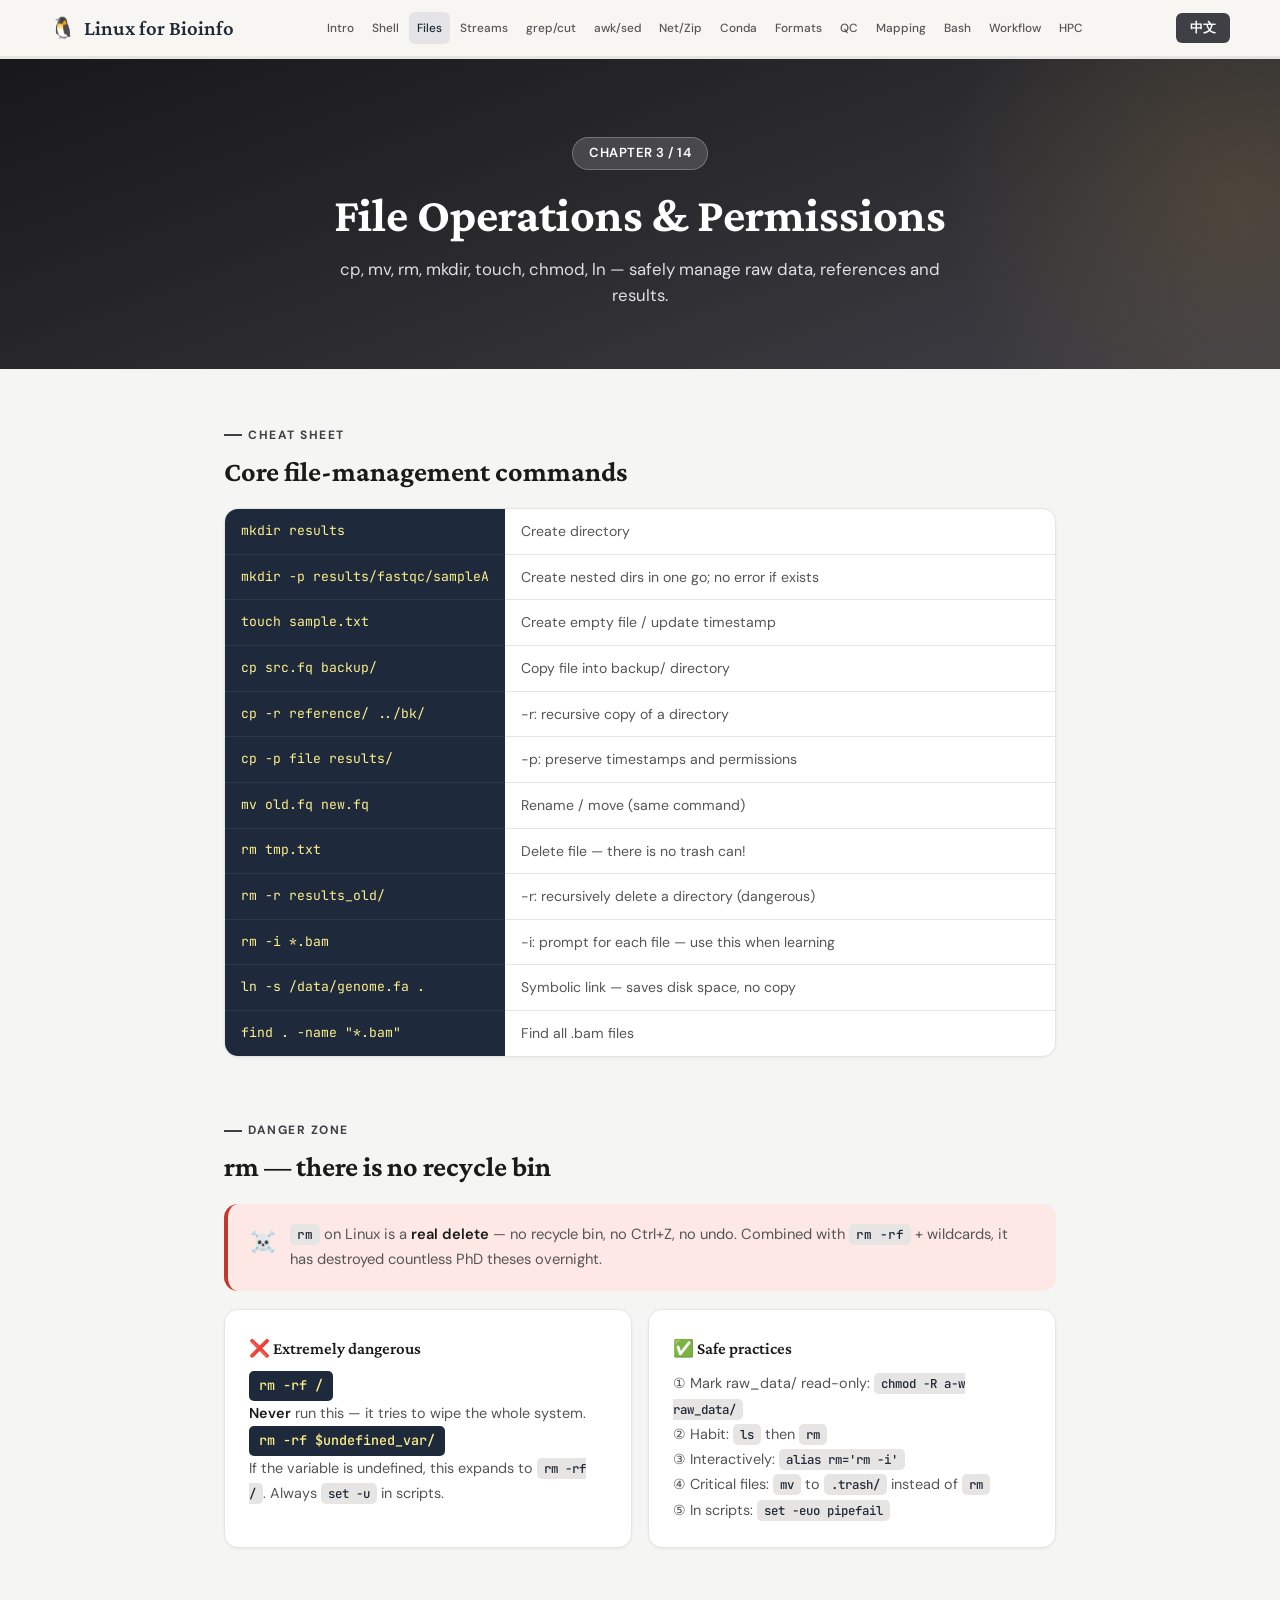
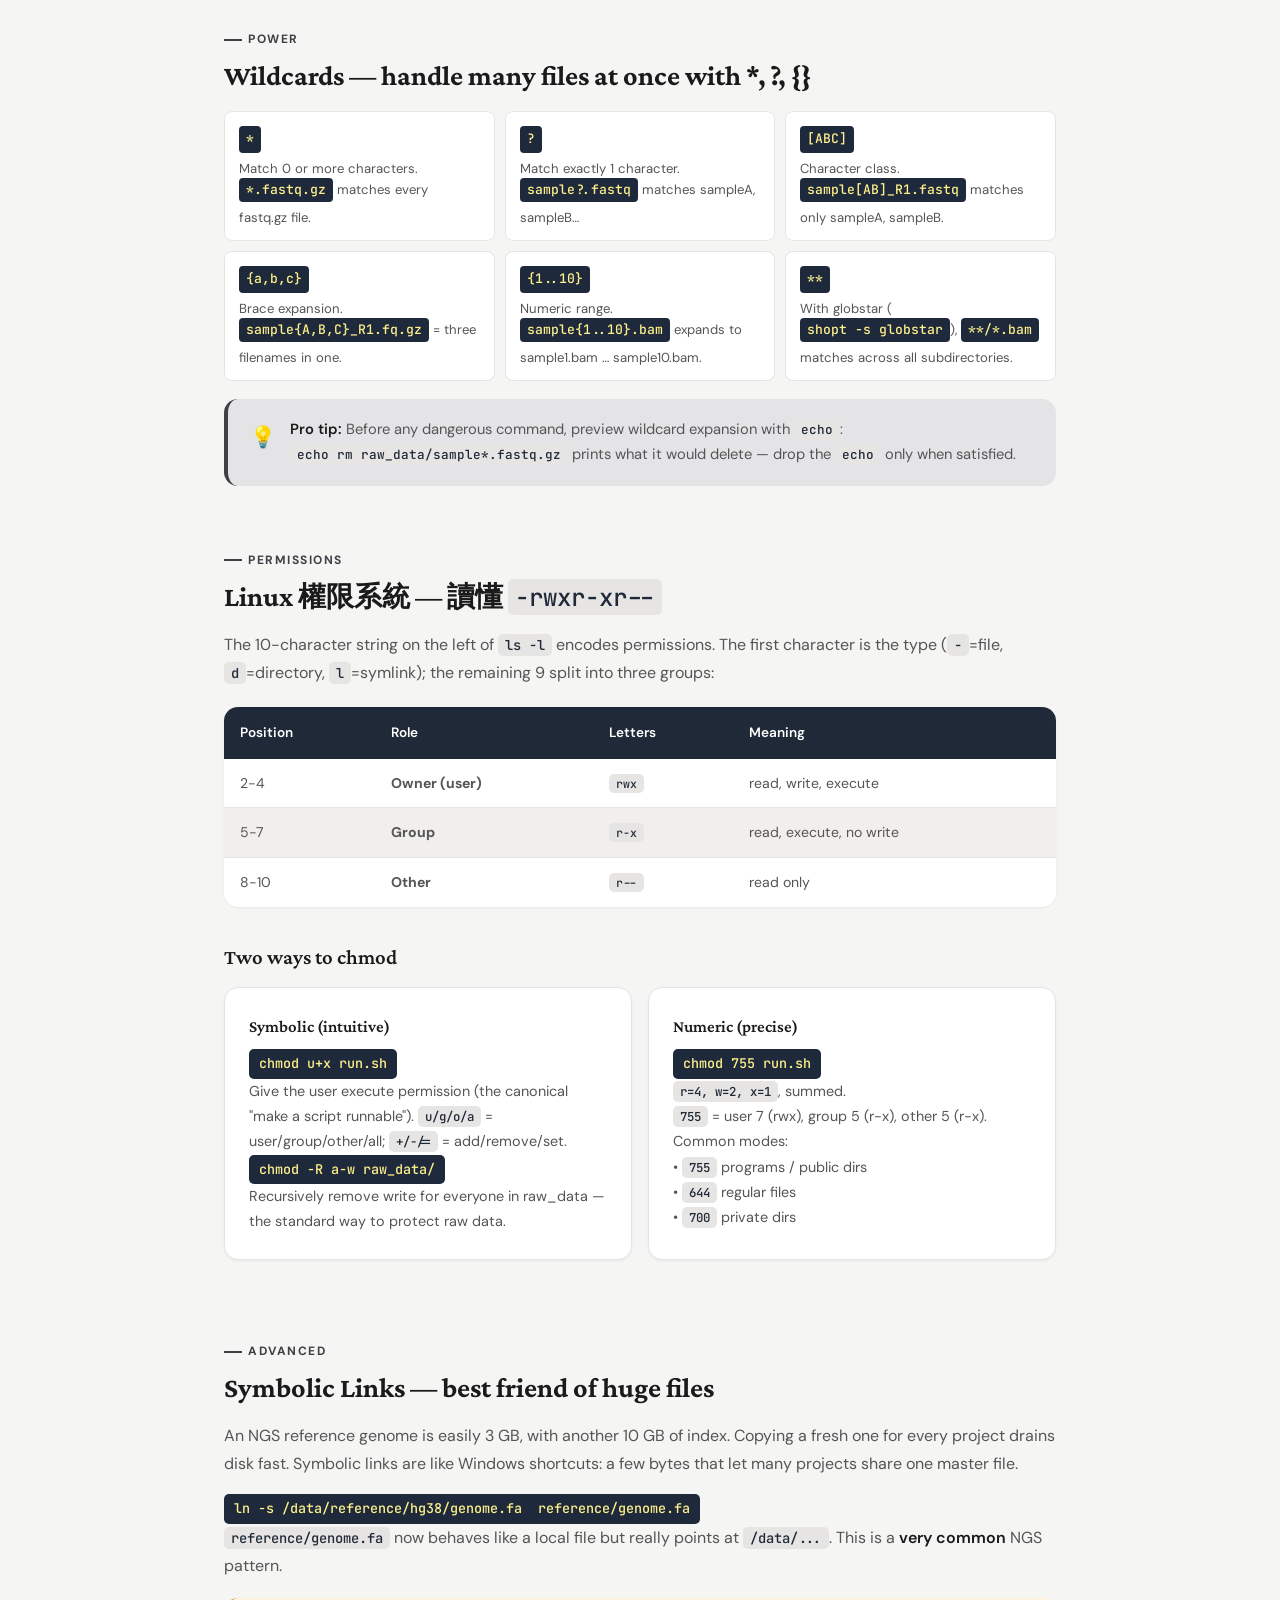
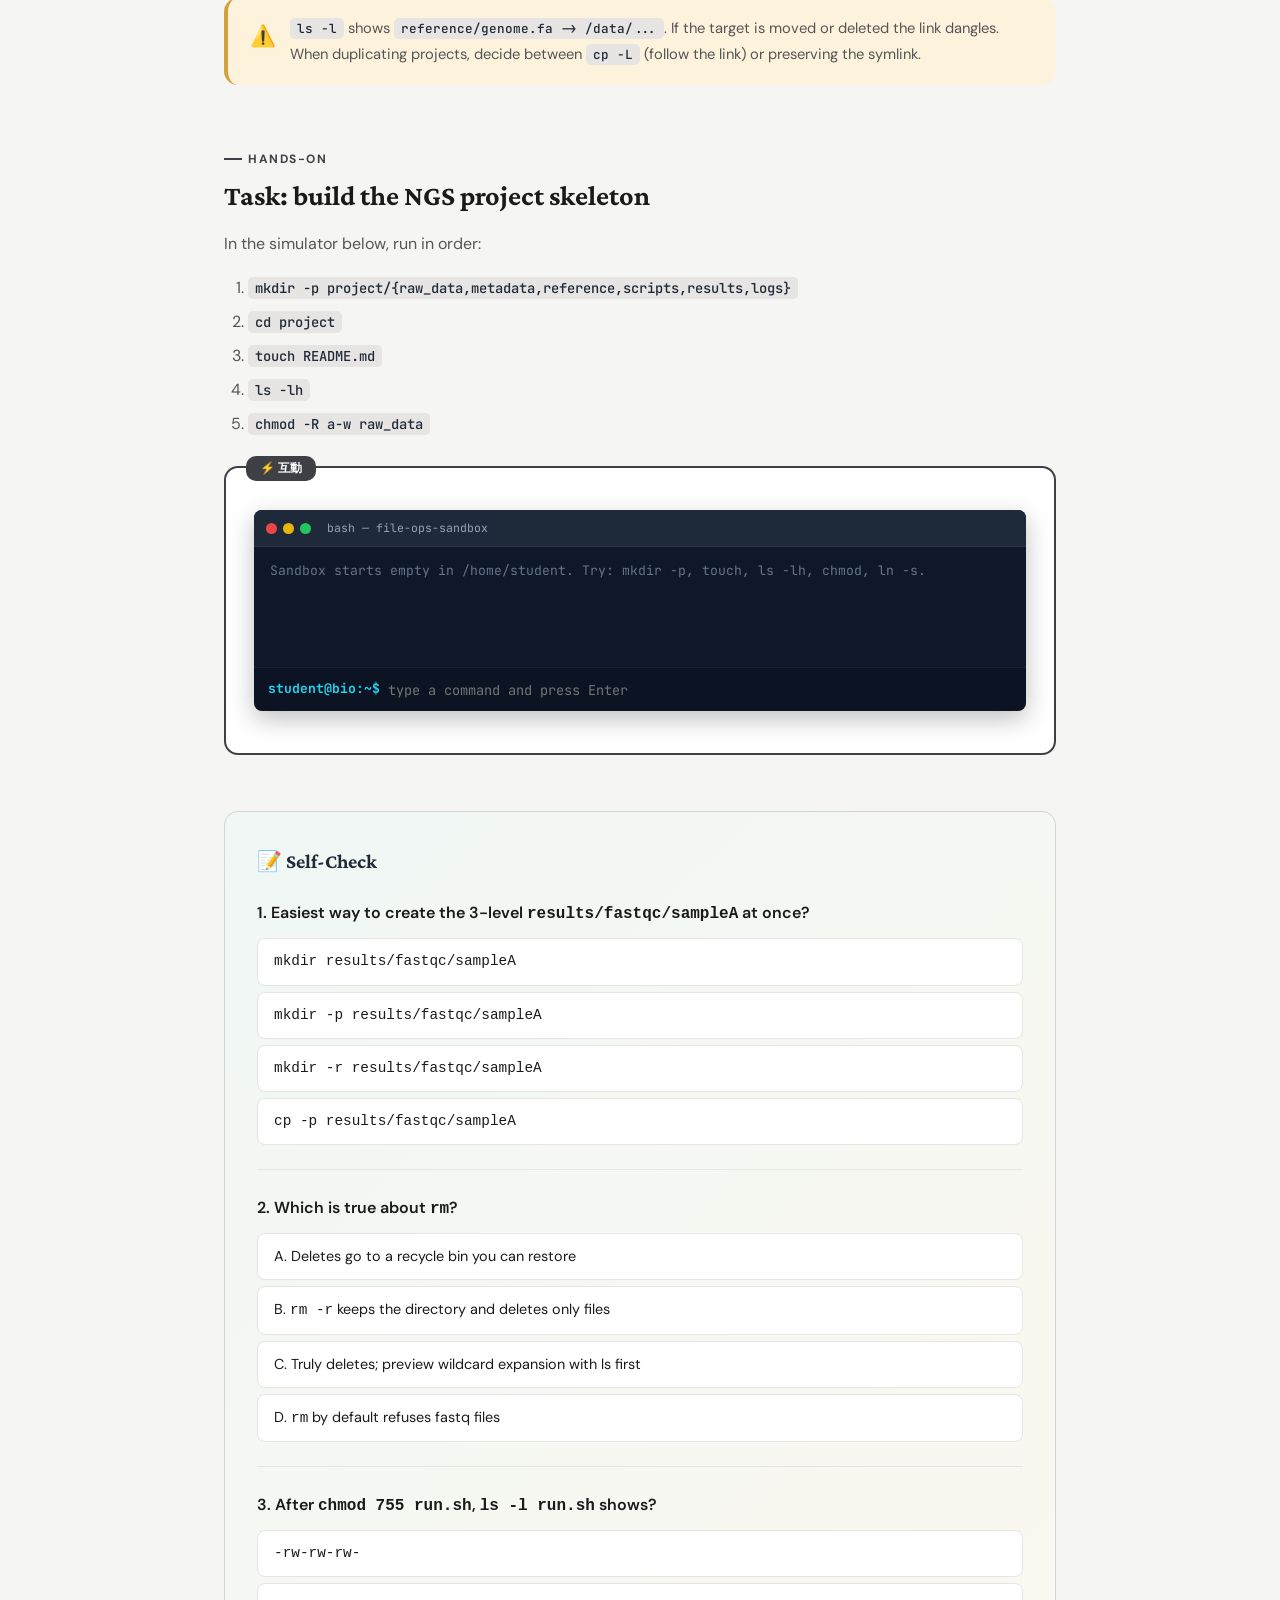
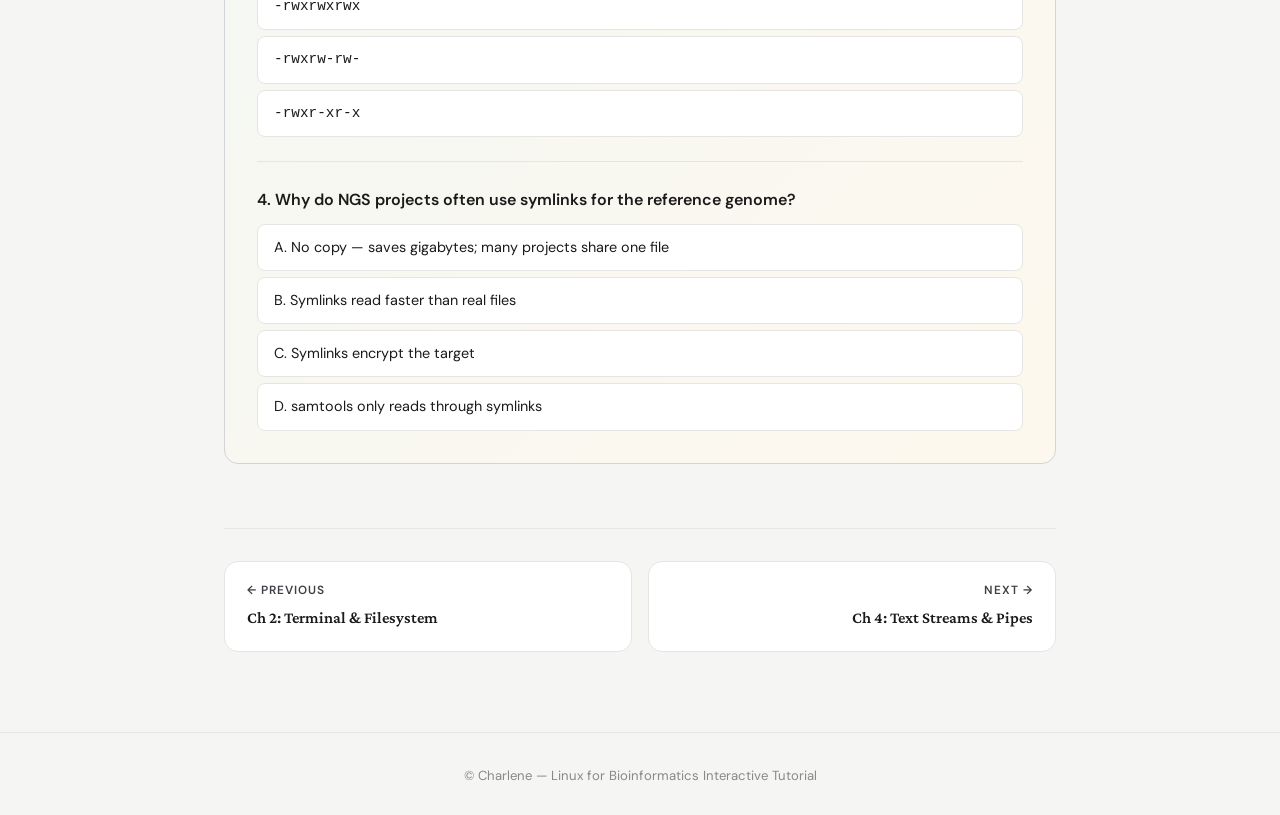
<file: file-ops.html>
<!DOCTYPE html><html lang="zh-Hant"><head><meta charset="UTF-8"><meta name="viewport" content="width=device-width,initial-scale=1.0">
<title>Ch 3: File Ops & Permissions — Linux Tutorial</title>
<link rel="stylesheet" href="styles.css">
</head><body>
<nav class="top-nav"><div class="top-nav-inner">
  <a href="index.html" class="top-nav-brand"><span>🐧</span> <span data-zh="Linux 生資教學" data-en="Linux for Bioinfo">Linux 生資教學</span></a>
  <ul class="top-nav-links">
    <li><a href="intro.html">Intro</a></li><li><a href="filesystem.html">Shell</a></li><li><a href="file-ops.html" class="active">Files</a></li><li><a href="text-streams.html">Streams</a></li><li><a href="grep-cut-sort.html">grep/cut</a></li><li><a href="awk-sed.html">awk/sed</a></li><li><a href="download-compress.html">Net/Zip</a></li><li><a href="conda.html">Conda</a></li><li><a href="bio-formats.html">Formats</a></li><li><a href="ngs-qc.html">QC</a></li><li><a href="mapping.html">Mapping</a></li><li><a href="bash-scripting.html">Bash</a></li><li><a href="workflow.html">Workflow</a></li><li><a href="hpc-container.html">HPC</a></li>
  </ul>
</div></nav>
<div class="progress-bar-container"><div class="progress-bar" id="progressBar"></div></div>
<header class="page-hero"><div class="step-badge">CHAPTER 3 / 14</div>
<h1 data-zh="檔案操作與權限" data-en="File Operations & Permissions">檔案操作與權限</h1>
<p class="subtitle" data-lang="zh">cp、mv、rm、mkdir、touch、chmod、ln — 安全管理 raw data、reference 與 results。</p>
<p class="subtitle" data-lang="en">cp, mv, rm, mkdir, touch, chmod, ln — safely manage raw data, references and results.</p>
</header>
<main class="content-wrap">

<!-- Section 1 -->
<section class="section">
<div class="section-label" data-zh="速查表" data-en="CHEAT SHEET">速查表</div>
<h2 data-zh="檔案管理基本指令" data-en="Core file-management commands">檔案管理基本指令</h2>
<div class="cheat">
<div class="cheat-cmd">mkdir results</div><div class="cheat-desc" data-zh="新建資料夾" data-en="Create directory">新建資料夾</div>
<div class="cheat-cmd">mkdir -p results/fastqc/sampleA</div><div class="cheat-desc" data-zh="一次建立多層資料夾，已存在不報錯" data-en="Create nested dirs in one go; no error if exists">一次建立多層資料夾</div>
<div class="cheat-cmd">touch sample.txt</div><div class="cheat-desc" data-zh="建立空檔案 / 更新時間戳" data-en="Create empty file / update timestamp">建立空檔案</div>
<div class="cheat-cmd">cp src.fq backup/</div><div class="cheat-desc" data-zh="複製檔案到 backup/ 資料夾" data-en="Copy file into backup/ directory">複製檔案</div>
<div class="cheat-cmd">cp -r reference/ ../bk/</div><div class="cheat-desc" data-zh="-r：遞迴複製整個資料夾" data-en="-r: recursive copy of a directory">遞迴複製資料夾</div>
<div class="cheat-cmd">cp -p file results/</div><div class="cheat-desc" data-zh="-p：保留時間戳與權限" data-en="-p: preserve timestamps and permissions">保留時間戳與權限</div>
<div class="cheat-cmd">mv old.fq new.fq</div><div class="cheat-desc" data-zh="改檔名 / 搬移（同一指令）" data-en="Rename / move (same command)">改檔名或搬移</div>
<div class="cheat-cmd">rm tmp.txt</div><div class="cheat-desc" data-zh="刪除檔案（不會進回收桶！）" data-en="Delete file — there is no trash can!">刪除檔案</div>
<div class="cheat-cmd">rm -r results_old/</div><div class="cheat-desc" data-zh="-r：遞迴刪除整個資料夾（危險）" data-en="-r: recursively delete a directory (dangerous)">遞迴刪除資料夾</div>
<div class="cheat-cmd">rm -i *.bam</div><div class="cheat-desc" data-zh="-i：每個刪除前都會問你，新手建議加上" data-en="-i: prompt for each file — use this when learning">刪除前先確認</div>
<div class="cheat-cmd">ln -s /data/genome.fa .</div><div class="cheat-desc" data-zh="建立 symbolic link（不複製檔案，省空間）" data-en="Symbolic link — saves disk space, no copy">建立 symbolic link</div>
<div class="cheat-cmd">find . -name "*.bam"</div><div class="cheat-desc" data-zh="找所有 .bam 檔" data-en="Find all .bam files">找特定副檔名檔案</div>
</div>
</section>

<!-- Section 2: rm warning -->
<section class="section">
<div class="section-label" data-zh="生死攸關" data-en="DANGER ZONE">生死攸關</div>
<h2 data-zh="關於 rm — 沒有回收桶這件事" data-en="rm — there is no recycle bin">關於 rm — 沒有回收桶這件事</h2>
<div class="callout danger"><span class="callout-icon">☠️</span><div>
<p data-lang="zh">Linux 的 <code>rm</code> 是<strong>真的刪除</strong>，不會進垃圾桶、無法 Ctrl+Z、無法復原。再加上 <code>rm -rf</code> 與 wildcard 的組合，是無數 PhD 一夜回到解放前的元兇。</p>
<p data-lang="en"><code>rm</code> on Linux is a <strong>real delete</strong> — no recycle bin, no Ctrl+Z, no undo. Combined with <code>rm -rf</code> + wildcards, it has destroyed countless PhD theses overnight.</p>
</div></div>
<div class="card-grid cols-2">
  <div class="card"><h4>❌ <span data-zh="非常危險" data-en="Extremely dangerous">非常危險</span></h4>
    <pre class="cmd-line">rm -rf /</pre>
    <p data-lang="zh"><strong>絕對不要</strong>輸入此指令——這會嘗試刪除整個系統。</p>
    <p data-lang="en"><strong>Never</strong> run this — it tries to wipe the whole system.</p>
    <pre class="cmd-line">rm -rf $undefined_var/</pre>
    <p data-lang="zh">如果變數沒定義，這會展開成 <code>rm -rf /</code>。寫 script 時務必 <code>set -u</code>。</p>
    <p data-lang="en">If the variable is undefined, this expands to <code>rm -rf /</code>. Always <code>set -u</code> in scripts.</p></div>
  <div class="card"><h4>✅ <span data-zh="安全做法" data-en="Safe practices">安全做法</span></h4>
    <p data-lang="zh">① raw_data/ 設為唯讀：<code>chmod -R a-w raw_data/</code><br>
       ② 養成先 <code>ls</code> 再 <code>rm</code> 的習慣<br>
       ③ 互動使用建議 <code>alias rm='rm -i'</code><br>
       ④ 重要時刻用 <code>mv</code> 改名為 <code>.trash/</code> 而不是直接 rm<br>
       ⑤ 寫 script 時：<code>set -euo pipefail</code></p>
    <p data-lang="en">① Mark raw_data/ read-only: <code>chmod -R a-w raw_data/</code><br>
       ② Habit: <code>ls</code> then <code>rm</code><br>
       ③ Interactively: <code>alias rm='rm -i'</code><br>
       ④ Critical files: <code>mv</code> to <code>.trash/</code> instead of <code>rm</code><br>
       ⑤ In scripts: <code>set -euo pipefail</code></p></div>
</div>
</section>

<!-- Section 3: Wildcards -->
<section class="section">
<div class="section-label" data-zh="威力倍增" data-en="POWER">威力倍增</div>
<h2 data-zh="Wildcards — 用 *、?、{} 一次處理多個檔" data-en="Wildcards — handle many files at once with *, ?, {}">Wildcards — 用 *、?、{} 一次處理多個檔</h2>
<div class="flag-glossary">
  <div class="flag-item"><code>*</code><p data-lang="zh">匹配 0 個或多個任意字元。<code>*.fastq.gz</code> 匹配所有 fastq.gz 檔。</p><p data-lang="en">Match 0 or more characters. <code>*.fastq.gz</code> matches every fastq.gz file.</p></div>
  <div class="flag-item"><code>?</code><p data-lang="zh">匹配恰好 1 個字元。<code>sample?.fastq</code> 匹配 sampleA、sampleB...</p><p data-lang="en">Match exactly 1 character. <code>sample?.fastq</code> matches sampleA, sampleB…</p></div>
  <div class="flag-item"><code>[ABC]</code><p data-lang="zh">字元集合。<code>sample[AB]_R1.fastq</code> 只匹配 sampleA、sampleB。</p><p data-lang="en">Character class. <code>sample[AB]_R1.fastq</code> matches only sampleA, sampleB.</p></div>
  <div class="flag-item"><code>{a,b,c}</code><p data-lang="zh">大括號展開。<code>sample{A,B,C}_R1.fq.gz</code> = sampleA_R1.fq.gz sampleB_R1.fq.gz sampleC_R1.fq.gz。</p><p data-lang="en">Brace expansion. <code>sample{A,B,C}_R1.fq.gz</code> = three filenames in one.</p></div>
  <div class="flag-item"><code>{1..10}</code><p data-lang="zh">數字範圍。<code>sample{1..10}.bam</code> 展開為 sample1.bam ~ sample10.bam。</p><p data-lang="en">Numeric range. <code>sample{1..10}.bam</code> expands to sample1.bam … sample10.bam.</p></div>
  <div class="flag-item"><code>**</code><p data-lang="zh">啟用 globstar 後（<code>shopt -s globstar</code>），<code>**/*.bam</code> 匹配所有子資料夾。</p><p data-lang="en">With globstar (<code>shopt -s globstar</code>), <code>**/*.bam</code> matches across all subdirectories.</p></div>
</div>
<div class="callout tip"><span class="callout-icon">💡</span><div>
<p data-lang="zh"><strong>實務小技巧：</strong>下危險指令前，先用 <code>echo</code> 預覽 wildcard 會展開成什麼。<br><code>echo rm raw_data/sample*.fastq.gz</code> 顯示「實際會刪哪些」，沒問題再把 echo 拿掉。</p>
<p data-lang="en"><strong>Pro tip:</strong> Before any dangerous command, preview wildcard expansion with <code>echo</code>:<br><code>echo rm raw_data/sample*.fastq.gz</code> prints what it would delete — drop the <code>echo</code> only when satisfied.</p>
</div></div>
</section>

<!-- Section 4: Permissions -->
<section class="section">
<div class="section-label" data-zh="權限" data-en="PERMISSIONS">權限</div>
<h2 data-zh="Linux 權限系統 — 讀懂 -rwxr-xr--" data-en="Linux permissions — reading -rwxr-xr--">Linux 權限系統 — 讀懂 <code>-rwxr-xr--</code></h2>
<div data-lang="zh"><p>用 <code>ls -l</code> 看到的左邊那串 10 個字元，是檔案的權限。前 1 個是檔案類型（<code>-</code>=檔案、<code>d</code>=目錄、<code>l</code>=symlink），後面 9 個分為三組：</p></div>
<div data-lang="en"><p>The 10-character string on the left of <code>ls -l</code> encodes permissions. The first character is the type (<code>-</code>=file, <code>d</code>=directory, <code>l</code>=symlink); the remaining 9 split into three groups:</p></div>
<table class="comp-table">
<thead><tr><th data-zh="位置" data-en="Position">位置</th><th data-zh="角色" data-en="Role">角色</th><th data-zh="字元" data-en="Letters">字元</th><th data-zh="意義" data-en="Meaning">意義</th></tr></thead>
<tbody>
<tr><td>2-4</td><td><strong data-zh="擁有者 (user)" data-en="Owner (user)">擁有者 (user)</strong></td><td><code>rwx</code></td><td data-zh="可讀、可寫、可執行" data-en="read, write, execute">可讀、可寫、可執行</td></tr>
<tr><td>5-7</td><td><strong data-zh="群組 (group)" data-en="Group">群組 (group)</strong></td><td><code>r-x</code></td><td data-zh="可讀、可執行，但不可寫" data-en="read, execute, no write">可讀、可執行，但不可寫</td></tr>
<tr><td>8-10</td><td><strong data-zh="其他人 (other)" data-en="Other">其他人</strong></td><td><code>r--</code></td><td data-zh="只可讀" data-en="read only">只可讀</td></tr>
</tbody></table>

<h3 data-zh="chmod 兩種寫法" data-en="Two ways to chmod">chmod 兩種寫法</h3>
<div class="card-grid cols-2">
  <div class="card"><h4 data-zh="符號式（直觀）" data-en="Symbolic (intuitive)">符號式（直觀）</h4>
    <pre class="cmd-line">chmod u+x run.sh</pre>
    <p data-lang="zh">給 user 加上執行權限（最常見的「讓 script 可執行」）。<code>u/g/o/a</code> = user/group/other/all；<code>+/-/=</code> = 加/減/設定。</p>
    <p data-lang="en">Give the user execute permission (the canonical "make a script runnable"). <code>u/g/o/a</code> = user/group/other/all; <code>+/-/=</code> = add/remove/set.</p>
    <pre class="cmd-line">chmod -R a-w raw_data/</pre>
    <p data-lang="zh">遞迴讓所有人都不能寫入 raw_data — 保護原始資料的標準做法。</p>
    <p data-lang="en">Recursively remove write for everyone in raw_data — the standard way to protect raw data.</p></div>
  <div class="card"><h4 data-zh="數字式（精確）" data-en="Numeric (precise)">數字式（精確）</h4>
    <pre class="cmd-line">chmod 755 run.sh</pre>
    <p data-lang="zh"><code>r=4, w=2, x=1</code> 相加。<br><code>755</code> = user 7 (rwx), group 5 (r-x), other 5 (r-x)。<br>常見：<br>• <code>755</code> 程式 / 公開資料夾<br>• <code>644</code> 一般檔案<br>• <code>700</code> 私人資料夾</p>
    <p data-lang="en"><code>r=4, w=2, x=1</code>, summed.<br><code>755</code> = user 7 (rwx), group 5 (r-x), other 5 (r-x).<br>Common modes:<br>• <code>755</code> programs / public dirs<br>• <code>644</code> regular files<br>• <code>700</code> private dirs</p></div>
</div>
</section>

<!-- Section 5: Symbolic links -->
<section class="section">
<div class="section-label" data-zh="進階" data-en="ADVANCED">進階</div>
<h2 data-zh="Symbolic Links — 巨大檔案的最佳朋友" data-en="Symbolic Links — best friend of huge files">Symbolic Links — 巨大檔案的最佳朋友</h2>
<div data-lang="zh">
<p>NGS reference genome 動輒 3 GB、index 還要 10 GB；多個專案如果都複製一份，硬碟很快爆掉。Symbolic link 像 Windows 的「捷徑」，只佔幾 bytes 就能讓所有專案共用一份檔案。</p>
<pre class="cmd-line">ln -s /data/reference/hg38/genome.fa  reference/genome.fa</pre>
<p>現在 <code>reference/genome.fa</code> 看起來像本地檔案，但實際指向 <code>/data/...</code>。在 NGS 流程中是<strong>非常常用</strong>的技巧。</p>
</div>
<div data-lang="en">
<p>An NGS reference genome is easily 3 GB, with another 10 GB of index. Copying a fresh one for every project drains disk fast. Symbolic links are like Windows shortcuts: a few bytes that let many projects share one master file.</p>
<pre class="cmd-line">ln -s /data/reference/hg38/genome.fa  reference/genome.fa</pre>
<p><code>reference/genome.fa</code> now behaves like a local file but really points at <code>/data/...</code>. This is a <strong>very common</strong> NGS pattern.</p>
</div>
<div class="callout warn"><span class="callout-icon">⚠️</span><div>
<p data-lang="zh">用 <code>ls -l</code> 會看到 <code>reference/genome.fa -&gt; /data/...</code>。如果原始檔被刪除或移動，連結就失效（dangling link）。複製整個專案時要確認 <code>cp -L</code>（跟著連結走）或保留 symlink。</p>
<p data-lang="en"><code>ls -l</code> shows <code>reference/genome.fa -&gt; /data/...</code>. If the target is moved or deleted the link dangles. When duplicating projects, decide between <code>cp -L</code> (follow the link) or preserving the symlink.</p>
</div></div>
</section>

<!-- Section 6: Interactive -->
<section class="section">
<div class="section-label" data-zh="互動練習" data-en="HANDS-ON">互動練習</div>
<h2 data-zh="任務：建立 NGS 專案骨架" data-en="Task: build the NGS project skeleton">任務：建立 NGS 專案骨架</h2>
<div data-lang="zh"><p>在下方 terminal 中，依序執行：</p>
<ol>
<li><code>mkdir -p project/{raw_data,metadata,reference,scripts,results,logs}</code></li>
<li><code>cd project</code></li>
<li><code>touch README.md</code></li>
<li><code>ls -lh</code></li>
<li><code>chmod -R a-w raw_data</code></li>
</ol></div>
<div data-lang="en"><p>In the simulator below, run in order:</p>
<ol>
<li><code>mkdir -p project/{raw_data,metadata,reference,scripts,results,logs}</code></li>
<li><code>cd project</code></li>
<li><code>touch README.md</code></li>
<li><code>ls -lh</code></li>
<li><code>chmod -R a-w raw_data</code></li>
</ol></div>
<div class="interactive-panel">
<div data-term-id="t-fileops"></div>
</div>
</section>

<!-- Quiz -->
<section class="quiz-section">
<h3>📝 <span data-zh="自我檢測" data-en="Self-Check">自我檢測</span></h3>
<div class="quiz-q" data-answer="1" data-explain-zh="-p（mkdir）會建立任意層數，已存在也不報錯，是寫腳本最安全的選項。" data-explain-en="-p (mkdir) makes nested dirs and is silent if they exist — safest for scripts.">
<p data-lang="zh">1. 想一次建立 <code>results/fastqc/sampleA</code> 三層資料夾，最簡單的方法？</p>
<p data-lang="en">1. Easiest way to create the 3-level <code>results/fastqc/sampleA</code> at once?</p>
<div class="quiz-options">
<div class="quiz-opt" data-idx="0"><code>mkdir results/fastqc/sampleA</code></div>
<div class="quiz-opt" data-idx="1"><code>mkdir -p results/fastqc/sampleA</code></div>
<div class="quiz-opt" data-idx="2"><code>mkdir -r results/fastqc/sampleA</code></div>
<div class="quiz-opt" data-idx="3"><code>cp -p results/fastqc/sampleA</code></div>
</div><div class="quiz-feedback"></div></div>

<div class="quiz-q" data-answer="2" data-explain-zh="rm 沒有回收桶，建議刪除前用 ls / echo 確認 wildcard 展開內容；-i 互動模式更安全。" data-explain-en="rm has no trash; preview wildcard expansion with ls / echo. -i interactive mode is safer.">
<p data-lang="zh">2. 關於 <code>rm</code>，下列何者正確？</p><p data-lang="en">2. Which is true about <code>rm</code>?</p>
<div class="quiz-options">
<div class="quiz-opt" data-idx="0"><span data-lang="zh">A. 刪除後會放到回收桶可以還原</span><span data-lang="en">A. Deletes go to a recycle bin you can restore</span></div>
<div class="quiz-opt" data-idx="1"><span data-lang="zh">B. <code>rm -r</code> 會把整個資料夾保留，只刪檔案</span><span data-lang="en">B. <code>rm -r</code> keeps the directory and deletes only files</span></div>
<div class="quiz-opt" data-idx="2"><span data-lang="zh">C. 真的刪除，無法復原；建議先 ls 預覽 wildcard 結果</span><span data-lang="en">C. Truly deletes; preview wildcard expansion with ls first</span></div>
<div class="quiz-opt" data-idx="3"><span data-lang="zh">D. <code>rm</code> 預設不能刪除任何 fastq 檔</span><span data-lang="en">D. <code>rm</code> by default refuses fastq files</span></div>
</div><div class="quiz-feedback"></div></div>

<div class="quiz-q" data-answer="3" data-explain-zh="755 = rwx (user) + r-x (group) + r-x (other)；-rwxr-xr-x 就是 755。" data-explain-en="755 = rwx (user) + r-x (group) + r-x (other) — that's -rwxr-xr-x.">
<p data-lang="zh">3. <code>chmod 755 run.sh</code> 執行後，<code>ls -l run.sh</code> 看到的權限是？</p>
<p data-lang="en">3. After <code>chmod 755 run.sh</code>, <code>ls -l run.sh</code> shows?</p>
<div class="quiz-options">
<div class="quiz-opt" data-idx="0"><code>-rw-rw-rw-</code></div>
<div class="quiz-opt" data-idx="1"><code>-rwxrwxrwx</code></div>
<div class="quiz-opt" data-idx="2"><code>-rwxrw-rw-</code></div>
<div class="quiz-opt" data-idx="3"><code>-rwxr-xr-x</code></div>
</div><div class="quiz-feedback"></div></div>

<div class="quiz-q" data-answer="0" data-explain-zh="symlink 只佔少量 bytes，可避免大型 reference 重複複製；多個專案能共用一份。" data-explain-en="A symlink takes a few bytes and lets many projects share one big reference — no duplication.">
<p data-lang="zh">4. 為什麼 NGS 專案常用 symbolic link 引用 reference genome？</p>
<p data-lang="en">4. Why do NGS projects often use symlinks for the reference genome?</p>
<div class="quiz-options">
<div class="quiz-opt" data-idx="0"><span data-lang="zh">A. 不複製檔案、節省 GB 級空間，多個專案共用</span><span data-lang="en">A. No copy — saves gigabytes; many projects share one file</span></div>
<div class="quiz-opt" data-idx="1"><span data-lang="zh">B. symlink 比真實檔案讀取快很多</span><span data-lang="en">B. Symlinks read faster than real files</span></div>
<div class="quiz-opt" data-idx="2"><span data-lang="zh">C. symlink 自動加密檔案</span><span data-lang="en">C. Symlinks encrypt the target</span></div>
<div class="quiz-opt" data-idx="3"><span data-lang="zh">D. samtools 只能讀 symlink</span><span data-lang="en">D. samtools only reads through symlinks</span></div>
</div><div class="quiz-feedback"></div></div>
</section>

<nav class="page-nav">
  <a href="filesystem.html"><span class="nav-dir" data-zh="← 上一章" data-en="← Previous">← 上一章</span><span class="nav-title">Ch 2: Terminal & Filesystem</span></a>
  <a href="text-streams.html"><span class="nav-dir" data-zh="下一章 →" data-en="Next →">下一章 →</span><span class="nav-title">Ch 4: Text Streams & Pipes</span></a>
</nav>
</main>
<footer class="site-footer">© Charlene — Linux for Bioinformatics Interactive Tutorial</footer>
<script src="i18n.js"></script>
<script src="common.js"></script>
<script>
// Lightweight FS sandbox for file ops
const FS={'/home/student':{dirs:[],files:[]}};
let cwd='/home/student';
function ensure(p){if(!FS[p])FS[p]={dirs:[],files:[]};}
function parent(p){const i=p.lastIndexOf('/');return i<=0?'/':p.slice(0,i);}
function basename(p){return p.slice(p.lastIndexOf('/')+1);}
function resolve(p){if(!p)return cwd;if(p==='~')return '/home/student';if(p.startsWith('~/'))return '/home/student/'+p.slice(2);if(p.startsWith('/'))return p.replace(/\/$/,'')||'/';const parts=(cwd+'/'+p).split('/');const out=[];parts.forEach(s=>{if(s===''||s==='.')return;if(s==='..'){out.pop();return;}out.push(s);});return '/'+out.join('/');}
function expandBraces(s){const m=s.match(/\{([^{}]+)\}/);if(!m)return [s];const opts=m[1].split(',');const out=[];opts.forEach(o=>{const next=s.replace(m[0],o);out.push.apply(out,expandBraces(next));});return out;}
function listing(path){const node=FS[path];if(!node)return null;const items=[];node.dirs.forEach(d=>items.push(d+'/'));node.files.forEach(f=>items.push(f));return items.join('  ')||'(empty)';}
function listingLong(path){const node=FS[path];if(!node)return null;const lines=[];node.dirs.forEach(d=>lines.push('drwxr-xr-x  charlene  4.0K  May  2 10:00  '+d+'/'));node.files.forEach(f=>lines.push('-rw-r--r--  charlene   0    May  2 10:00  '+f));return lines.join('\n')||'(empty)';}

TermSim.create('t-fileops',{
  prompt:'student@bio:~$',
  title:'file-ops-sandbox',
  banner:'Sandbox starts empty in /home/student. Try: mkdir -p, touch, ls -lh, chmod, ln -s.',
  validate:function(cmd){
    const c=cmd.trim();
    const term=document.querySelector('[data-term-id="t-fileops"]');
    function setPrompt(){const d=cwd.replace('/home/student','~');term.querySelector('.terminal-input-row .prompt').textContent='student@bio:'+d+'$';}
    if(c==='pwd') return {ok:true,out:cwd};
    if(c==='ls'){const o=listing(cwd);return o!==null?{ok:true,out:o}:{ok:false,err:true,out:'ls error'};}
    if(c.startsWith('ls -lh')||c.startsWith('ls -l')){
      const t=c.split(/\s+/).slice(2)[0]; const p=t?resolve(t):cwd;
      const o=listingLong(p);return o!==null?{ok:true,out:'total: '+o.split('\n').length+'\n'+o}:{ok:false,err:true,out:'ls: no such file/dir'};}
    if(c.startsWith('ls ')){const t=c.slice(3).trim();const p=resolve(t);const o=listing(p);return o!==null?{ok:true,out:o}:{ok:false,err:true,out:'ls: '+t+': no such file/dir'};}
    if(c==='cd'){cwd='/home/student';setPrompt();return {ok:true,out:''};}
    if(c.startsWith('cd ')){const t=c.slice(3).trim();const p=resolve(t);if(FS[p]){cwd=p;setPrompt();return {ok:true,out:''};}return {ok:false,err:true,out:'cd: '+t+': no such directory'};}
    let m;
    if(m=c.match(/^mkdir(\s+-p)?\s+(.+)$/)){
      const args=m[2].trim().split(/\s+/);
      let made=[];
      args.forEach(a=>{
        const expanded=expandBraces(a);
        expanded.forEach(e=>{
          const p=resolve(e);
          if(m[1]){
            const segs=p.replace(/^\//,'').split('/'); let acc='';
            segs.forEach(s=>{acc+='/'+s;ensure(acc);if(!FS[parent(acc)].dirs.includes(basename(acc)))FS[parent(acc)].dirs.push(basename(acc));});
            made.push(p);
          } else {
            const par=parent(p),b=basename(p);
            if(!FS[par])return;
            if(FS[par].dirs.includes(b)){return;}
            FS[par].dirs.push(b);ensure(p);made.push(p);
          }
        });
      });
      return {ok:true,out:'created '+made.length+' director'+(made.length===1?'y':'ies')+': '+made.map(p=>p.replace('/home/student','~')).join(' ')};
    }
    if(m=c.match(/^touch\s+(.+)$/)){
      const args=m[1].split(/\s+/);let cnt=0;
      args.forEach(a=>{const expanded=expandBraces(a);expanded.forEach(e=>{const p=resolve(e),par=parent(p),b=basename(p);ensure(par);if(!FS[par].files.includes(b)&&!FS[par].dirs.includes(b)){FS[par].files.push(b);cnt++;}});});
      return {ok:true,out:'touched '+cnt+' file(s)'};
    }
    if(m=c.match(/^rm(\s+-[a-zA-Z]+)?\s+(.+)$/)){
      const flags=m[1]||'',args=m[2].split(/\s+/);let cnt=0;
      args.forEach(a=>{const expanded=expandBraces(a);expanded.forEach(e=>{const p=resolve(e),par=parent(p),b=basename(p);if(!FS[par])return;const fi=FS[par].files.indexOf(b);if(fi>=0){FS[par].files.splice(fi,1);cnt++;return;}const di=FS[par].dirs.indexOf(b);if(di>=0&&flags.includes('r')){FS[par].dirs.splice(di,1);delete FS[p];cnt++;}else if(di>=0){return;}});});
      return {ok:true,out:'removed '+cnt+' item(s)'};
    }
    if(m=c.match(/^chmod\s+(.+)\s+(.+)$/)){
      return {ok:true,out:'chmod simulated — permissions applied to: '+m[2]};
    }
    if(m=c.match(/^ln\s+-s\s+(\S+)\s+(\S+)$/)){
      const target=m[1],linkpath=resolve(m[2]);const par=parent(linkpath),b=basename(linkpath);ensure(par);FS[par].files.push(b+' -> '+target);
      return {ok:true,out:'symlink created: '+m[2]+' -> '+target};
    }
    if(m=c.match(/^cp\s+(.+)\s+(\S+)$/)){return {ok:true,out:'cp simulated'};}
    if(m=c.match(/^mv\s+(\S+)\s+(\S+)$/)){
      const src=resolve(m[1]),dst=resolve(m[2]);const sp=parent(src),sb=basename(src),dp=parent(dst),db=basename(dst);
      if(!FS[sp])return {ok:false,err:true,out:'mv: source not found'};
      const fi=FS[sp].files.indexOf(sb);if(fi>=0){FS[sp].files.splice(fi,1);ensure(dp);FS[dp].files.push(db);return {ok:true,out:'moved'};}
      return {ok:false,err:true,out:'mv: cannot find '+m[1]};
    }
    if(c==='clear') {term.querySelector('.terminal-body').innerHTML='';return {ok:true,out:''};}
    if(c.startsWith('echo ')) return {ok:true,out:c.slice(5)};
    return {ok:false,err:true,out:'sh: '+c+': unsupported in sandbox  — try: mkdir, touch, ls, cd, rm, chmod, ln -s, mv, cp'};
  }
});
</script>
</body></html>
</file>
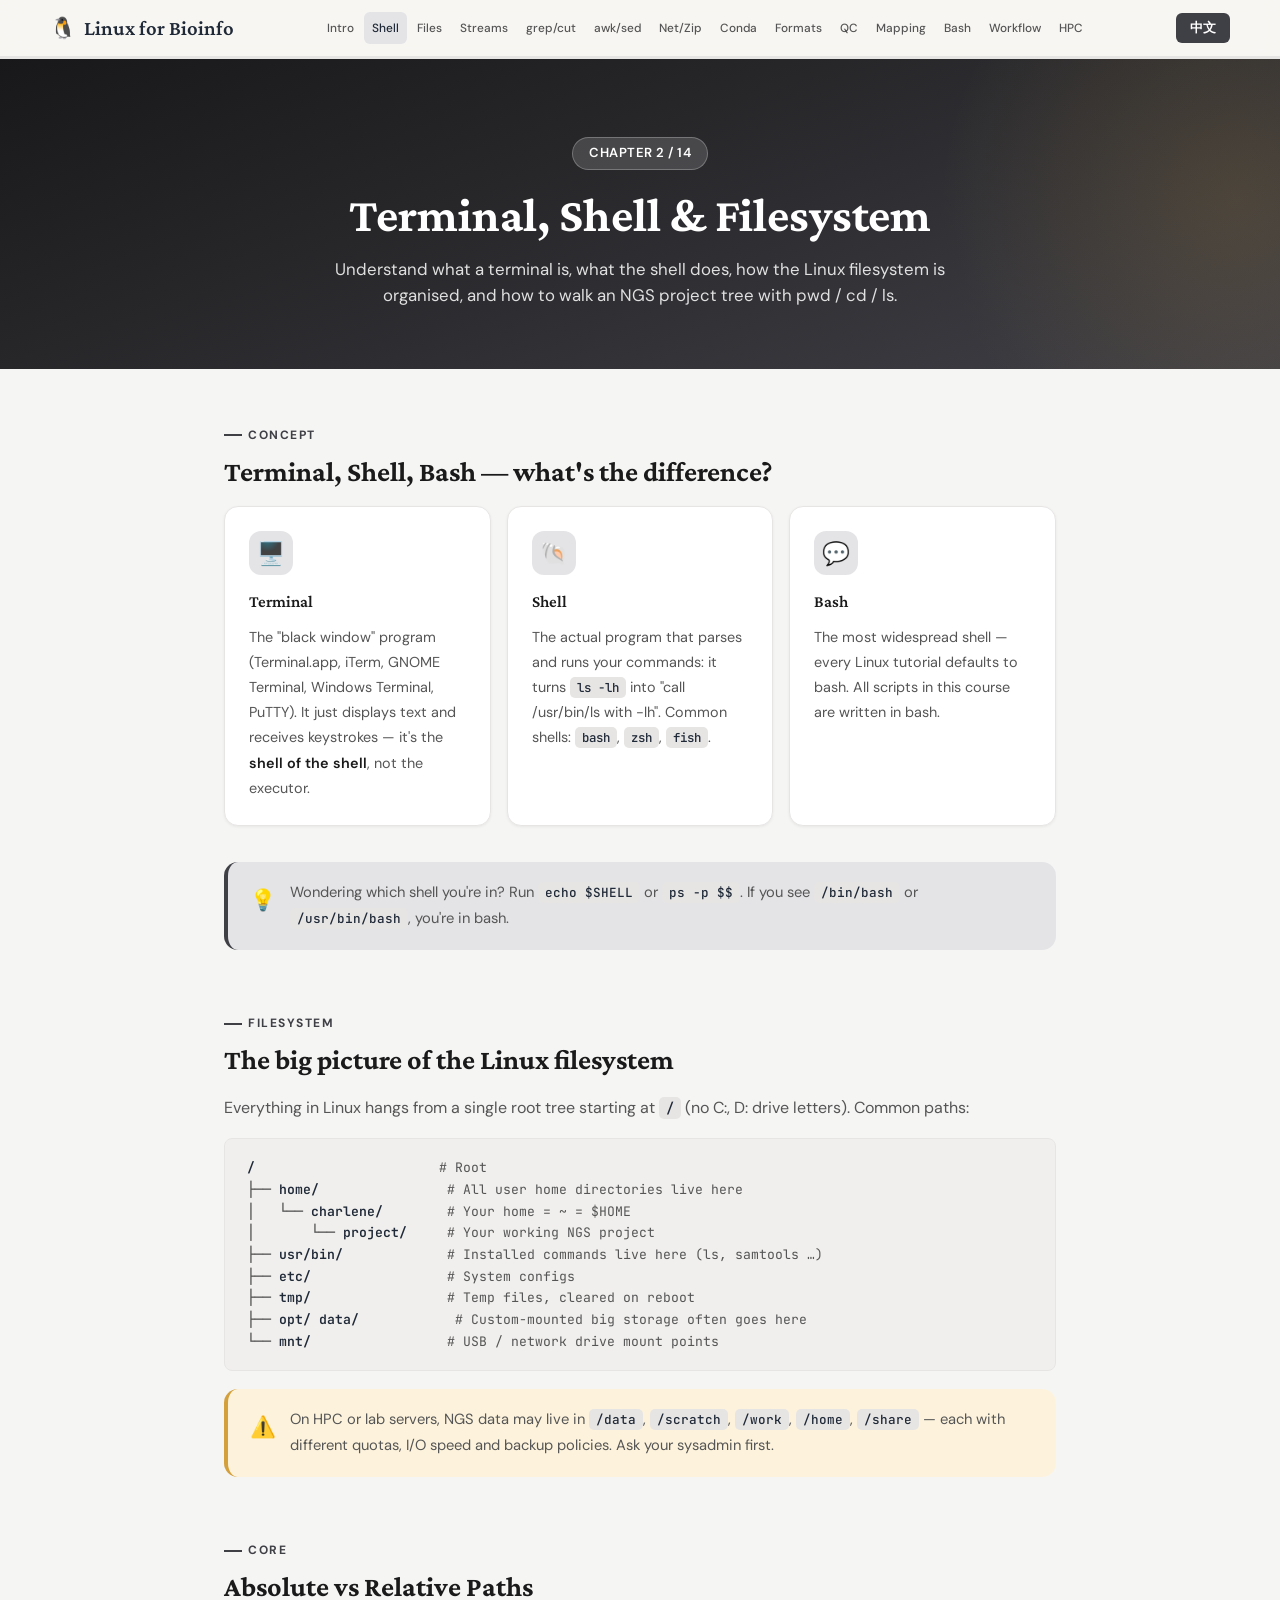
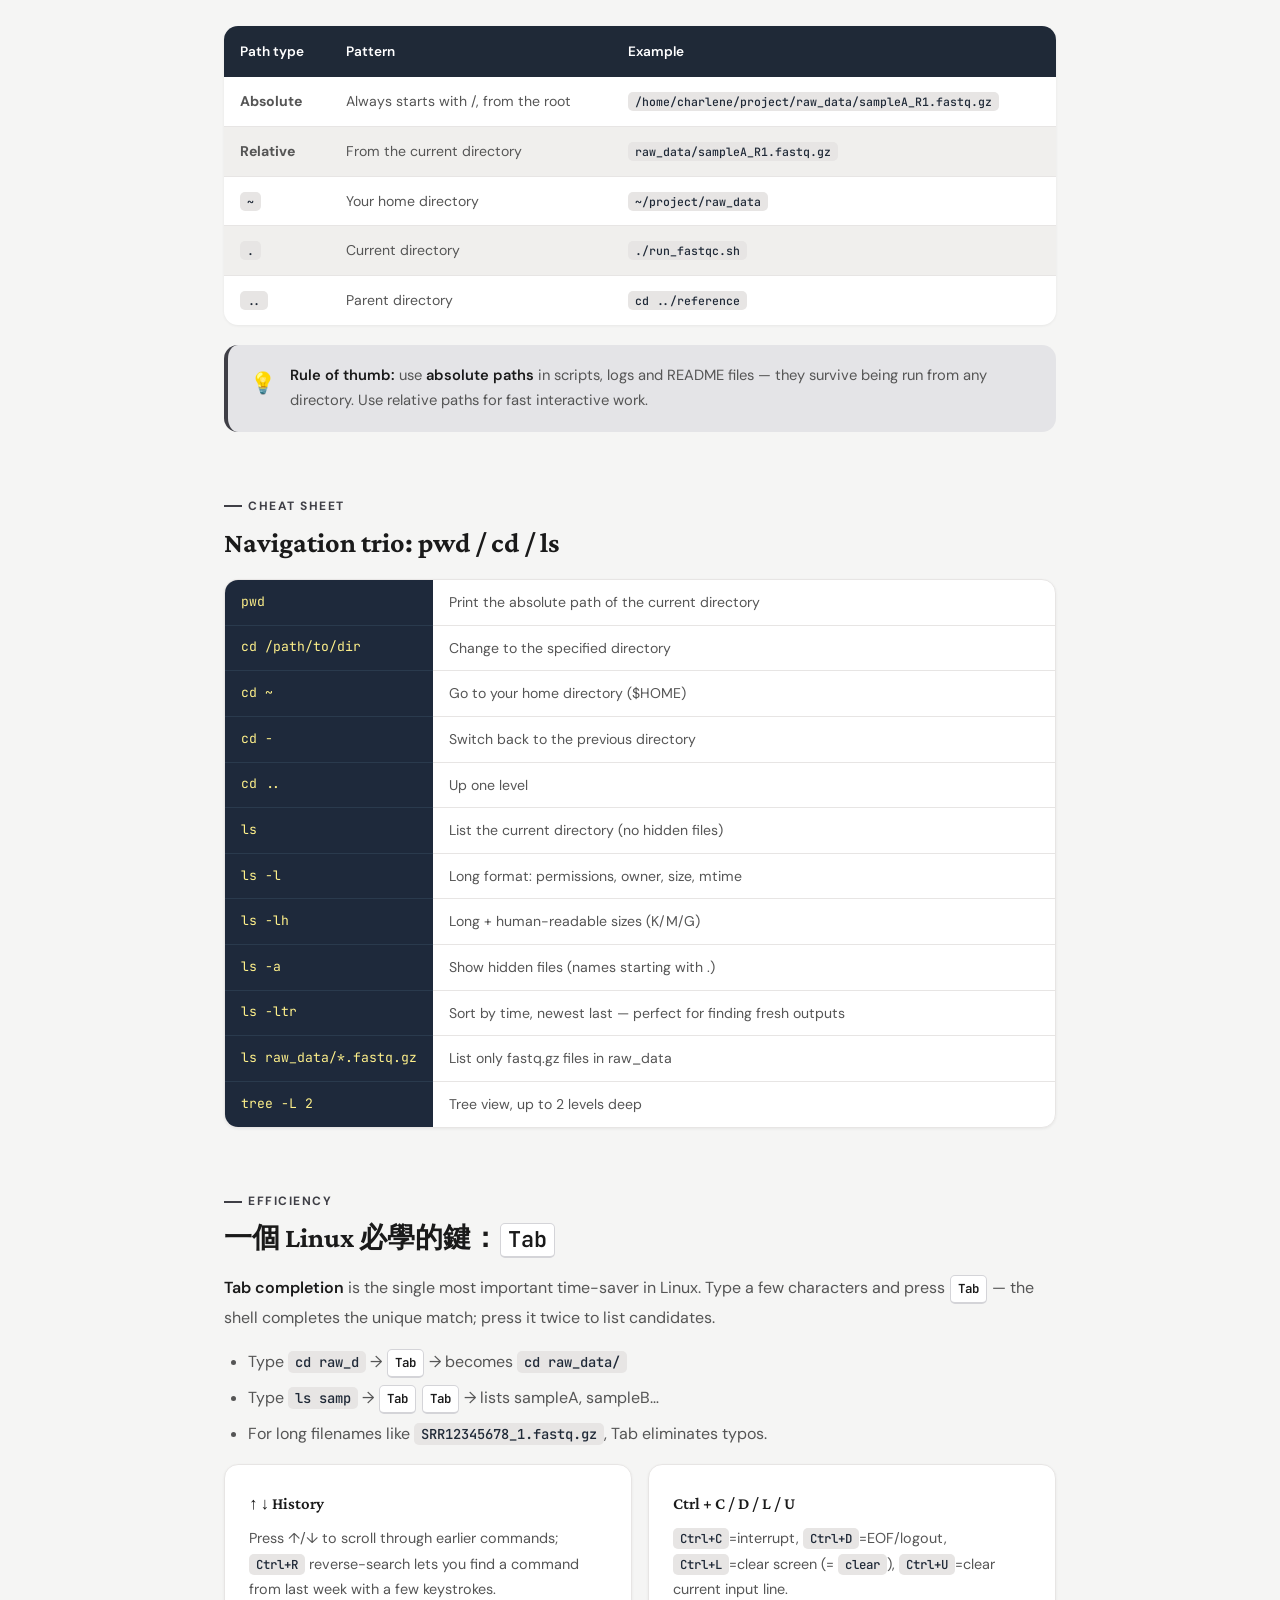
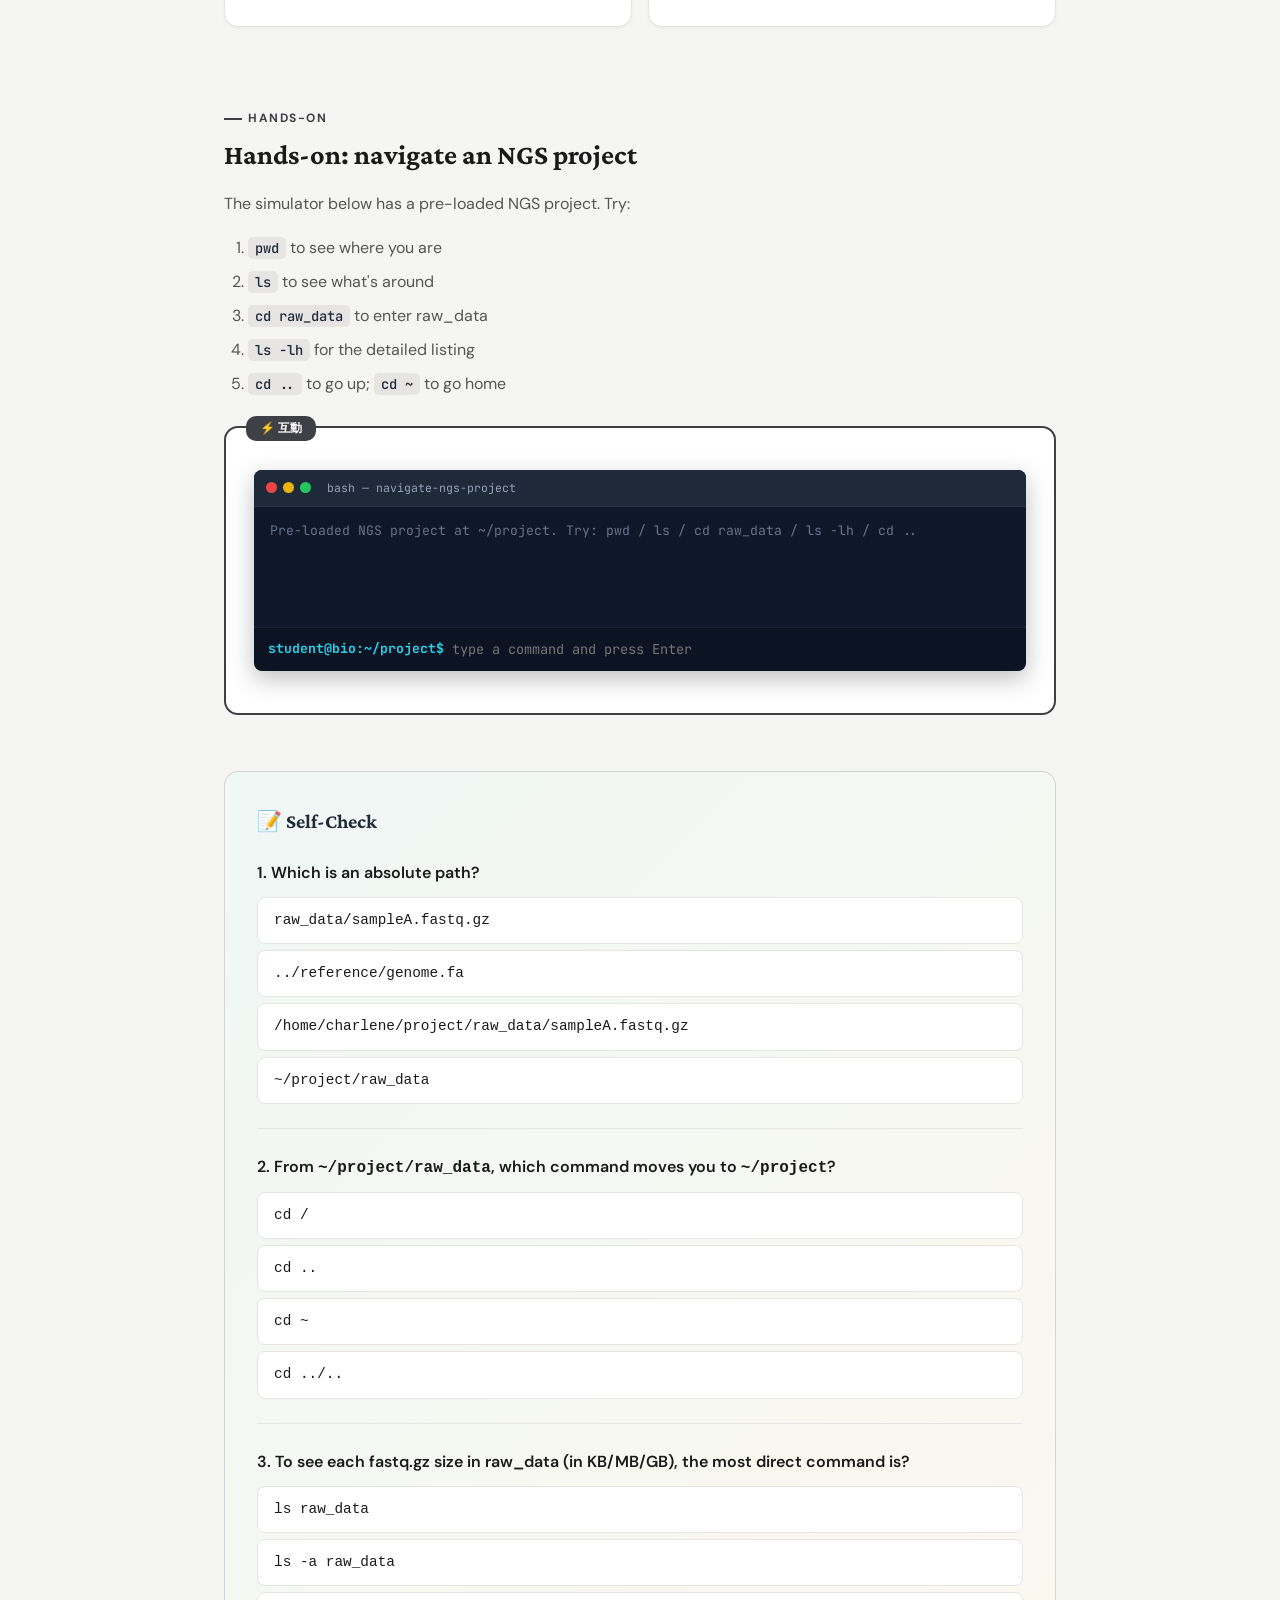
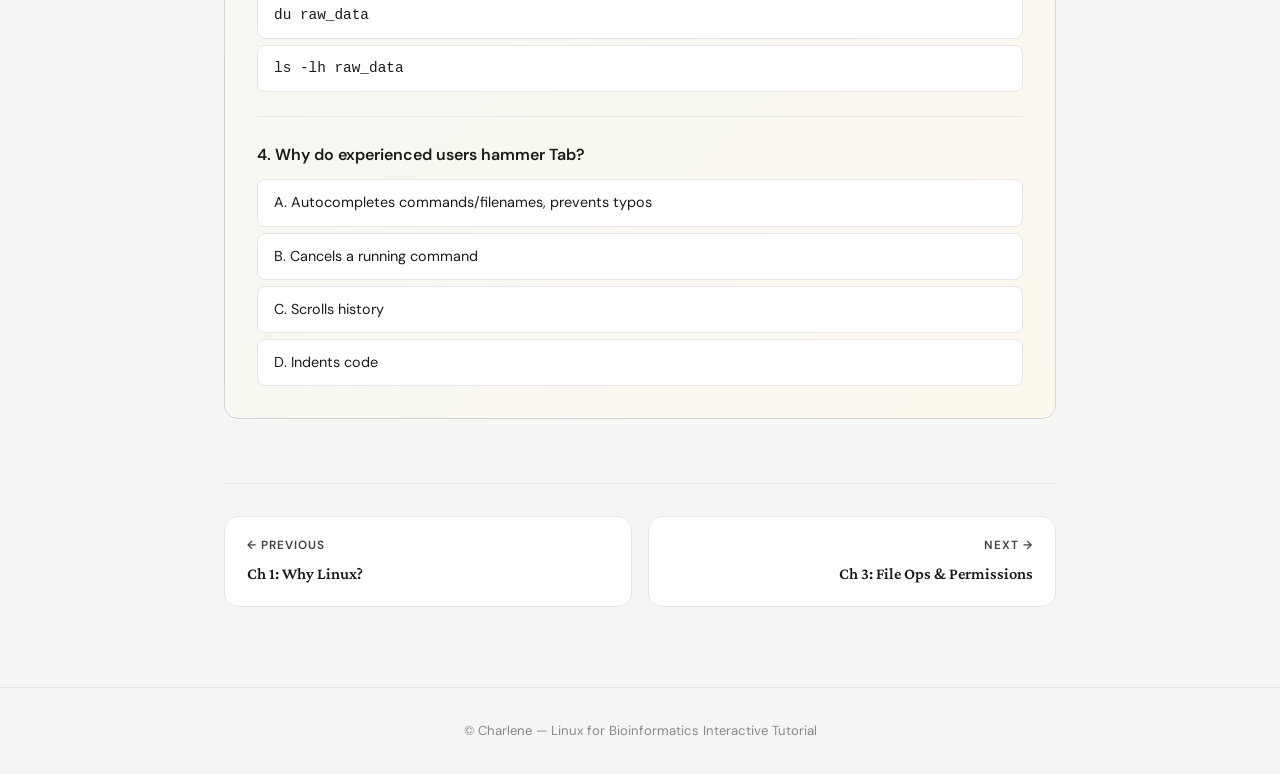
<file: filesystem.html>
<!DOCTYPE html><html lang="zh-Hant"><head><meta charset="UTF-8"><meta name="viewport" content="width=device-width,initial-scale=1.0">
<title>Ch 2: Terminal & Filesystem — Linux Tutorial</title>
<link rel="stylesheet" href="styles.css">
</head><body>
<nav class="top-nav"><div class="top-nav-inner">
  <a href="index.html" class="top-nav-brand"><span>🐧</span> <span data-zh="Linux 生資教學" data-en="Linux for Bioinfo">Linux 生資教學</span></a>
  <ul class="top-nav-links">
    <li><a href="intro.html">Intro</a></li><li><a href="filesystem.html" class="active">Shell</a></li><li><a href="file-ops.html">Files</a></li><li><a href="text-streams.html">Streams</a></li><li><a href="grep-cut-sort.html">grep/cut</a></li><li><a href="awk-sed.html">awk/sed</a></li><li><a href="download-compress.html">Net/Zip</a></li><li><a href="conda.html">Conda</a></li><li><a href="bio-formats.html">Formats</a></li><li><a href="ngs-qc.html">QC</a></li><li><a href="mapping.html">Mapping</a></li><li><a href="bash-scripting.html">Bash</a></li><li><a href="workflow.html">Workflow</a></li><li><a href="hpc-container.html">HPC</a></li>
  </ul>
</div></nav>
<div class="progress-bar-container"><div class="progress-bar" id="progressBar"></div></div>
<header class="page-hero"><div class="step-badge">CHAPTER 2 / 14</div>
<h1 data-zh="Terminal、Shell 與檔案系統" data-en="Terminal, Shell & Filesystem">Terminal、Shell 與檔案系統</h1>
<p class="subtitle" data-lang="zh">理解 terminal 是什麼、shell 在做什麼、Linux 檔案系統如何組織，以及如何用 pwd / cd / ls 在 NGS 專案中走動。</p>
<p class="subtitle" data-lang="en">Understand what a terminal is, what the shell does, how the Linux filesystem is organised, and how to walk an NGS project tree with pwd / cd / ls.</p>
</header>
<main class="content-wrap">

<!-- Section 1 -->
<section class="section">
<div class="section-label" data-zh="觀念" data-en="CONCEPT">觀念</div>
<h2 data-zh="Terminal、Shell、Bash — 它們各自是什麼？" data-en="Terminal, Shell, Bash — what's the difference?">Terminal、Shell、Bash — 它們各自是什麼？</h2>
<div class="card-grid cols-3">
  <div class="card"><div class="card-icon">🖥️</div><h4>Terminal</h4>
    <p data-lang="zh">那個「黑色視窗」程式（Terminal.app、iTerm、GNOME Terminal、Windows Terminal、PuTTY），負責顯示文字與接收鍵盤輸入。它是 <strong>外殼</strong>，不是真正在執行指令的人。</p>
    <p data-lang="en">The "black window" program (Terminal.app, iTerm, GNOME Terminal, Windows Terminal, PuTTY). It just displays text and receives keystrokes — it's the <strong>shell of the shell</strong>, not the executor.</p></div>
  <div class="card"><div class="card-icon">🐚</div><h4>Shell</h4>
    <p data-lang="zh">真正讀懂並執行指令的程式：把你輸入的 <code>ls -lh</code> 解析成「呼叫 /usr/bin/ls，帶 -lh 參數」。常見有 <code>bash</code>、<code>zsh</code>、<code>fish</code>。</p>
    <p data-lang="en">The actual program that parses and runs your commands: it turns <code>ls -lh</code> into "call /usr/bin/ls with -lh". Common shells: <code>bash</code>, <code>zsh</code>, <code>fish</code>.</p></div>
  <div class="card"><div class="card-icon">💬</div><h4>Bash</h4>
    <p data-lang="zh">最普及的 shell，幾乎所有 Linux 教程預設都用 bash。本課程的所有腳本都用 bash 撰寫。</p>
    <p data-lang="en">The most widespread shell — every Linux tutorial defaults to bash. All scripts in this course are written in bash.</p></div>
</div>
<div class="callout tip"><span class="callout-icon">💡</span><div>
<p data-lang="zh">想知道你現在用哪個 shell？輸入 <code>echo $SHELL</code> 或 <code>ps -p $$</code>。如果輸出是 <code>/bin/bash</code> 或 <code>/usr/bin/bash</code>，你就在 bash 裡。</p>
<p data-lang="en">Wondering which shell you're in? Run <code>echo $SHELL</code> or <code>ps -p $$</code>. If you see <code>/bin/bash</code> or <code>/usr/bin/bash</code>, you're in bash.</p>
</div></div>
</section>

<!-- Section 2: Filesystem hierarchy -->
<section class="section">
<div class="section-label" data-zh="檔案系統" data-en="FILESYSTEM">檔案系統</div>
<h2 data-zh="Linux 檔案系統的全貌" data-en="The big picture of the Linux filesystem">Linux 檔案系統的全貌</h2>
<div data-lang="zh"><p>Linux 的所有東西都掛在一棵「<strong>單一根目錄樹</strong>」上，最頂端是 <code>/</code>（不是 C: D: 那種磁碟代號）。常見路徑如下：</p></div>
<div data-lang="en"><p>Everything in Linux hangs from a single root tree starting at <code>/</code> (no C:, D: drive letters). Common paths:</p></div>
<pre class="fs-tree"><span class="dir">/</span>                       <span data-zh="# 根目錄" data-en="# Root">＃ 根目錄</span>
├── <span class="dir">home/</span>                <span data-zh="# 一般使用者家目錄都在這" data-en="# All user home directories live here">＃ 一般使用者家目錄都在這</span>
│   └── <span class="dir">charlene/</span>        <span data-zh="# 你的家目錄 = ~ = $HOME" data-en="# Your home = ~ = $HOME">＃ 你的家目錄 = ~ = $HOME</span>
│       └── <span class="dir">project/</span>     <span data-zh="# 工作中的 NGS 專案" data-en="# Your working NGS project">＃ 工作中的 NGS 專案</span>
├── <span class="dir">usr/bin/</span>             <span data-zh="# 安裝的指令會在這 (ls, samtools …)" data-en="# Installed commands live here (ls, samtools …)">＃ 安裝的指令會在這 (ls, samtools …)</span>
├── <span class="dir">etc/</span>                 <span data-zh="# 系統設定檔" data-en="# System configs">＃ 系統設定檔</span>
├── <span class="dir">tmp/</span>                 <span data-zh="# 臨時檔，重開機會清空" data-en="# Temp files, cleared on reboot">＃ 臨時檔，重開機會清空</span>
├── <span class="dir">opt/</span> <span class="dir">data/</span>            <span data-zh="# 自行掛載的大型儲存常放這" data-en="# Custom-mounted big storage often goes here">＃ 自行掛載的大型儲存常放這</span>
└── <span class="dir">mnt/</span>                 <span data-zh="# 暫掛 USB / 網路硬碟" data-en="# USB / network drive mount points">＃ 暫掛 USB / 網路硬碟</span>
</pre>
<div class="callout warn"><span class="callout-icon">⚠️</span><div>
<p data-lang="zh">在 HPC 或實驗室伺服器上，重要 NGS 資料常放在 <code>/data</code>、<code>/scratch</code>、<code>/work</code>、<code>/home</code>、<code>/share</code> 等不同位置。配額（quota）、I/O 速度、備份政策都不一樣，記得先問你的系統管理員。</p>
<p data-lang="en">On HPC or lab servers, NGS data may live in <code>/data</code>, <code>/scratch</code>, <code>/work</code>, <code>/home</code>, <code>/share</code> — each with different quotas, I/O speed and backup policies. Ask your sysadmin first.</p>
</div></div>
</section>

<!-- Section 3: Path -->
<section class="section">
<div class="section-label" data-zh="核心" data-en="CORE">核心</div>
<h2 data-zh="絕對路徑 vs 相對路徑" data-en="Absolute vs Relative Paths">絕對路徑 vs 相對路徑</h2>
<table class="comp-table">
<thead><tr><th data-zh="路徑類型" data-en="Path type">路徑類型</th><th data-zh="特徵" data-en="Pattern">特徵</th><th data-zh="範例" data-en="Example">範例</th></tr></thead>
<tbody>
<tr><td><strong data-zh="絕對路徑" data-en="Absolute">絕對路徑</strong></td>
    <td data-zh="一定以 / 開頭，從根目錄開始描述" data-en="Always starts with /, from the root">一定以 / 開頭</td>
    <td><code>/home/charlene/project/raw_data/sampleA_R1.fastq.gz</code></td></tr>
<tr><td><strong data-zh="相對路徑" data-en="Relative">相對路徑</strong></td>
    <td data-zh="從目前所在資料夾出發" data-en="From the current directory">不以 / 開頭</td>
    <td><code>raw_data/sampleA_R1.fastq.gz</code></td></tr>
<tr><td><code>~</code></td>
    <td data-zh="自己的 home 目錄" data-en="Your home directory">自己的 home 目錄</td>
    <td><code>~/project/raw_data</code></td></tr>
<tr><td><code>.</code></td><td data-zh="目前資料夾" data-en="Current directory">目前資料夾</td><td><code>./run_fastqc.sh</code></td></tr>
<tr><td><code>..</code></td><td data-zh="上一層資料夾" data-en="Parent directory">上一層資料夾</td><td><code>cd ../reference</code></td></tr>
</tbody></table>
<div class="callout tip"><span class="callout-icon">💡</span><div>
<p data-lang="zh"><strong>實務原則：</strong>寫 script、log、README 時建議用<strong>絕對路徑</strong>，避免「在不同資料夾下執行就會壞掉」；互動操作時則用相對路徑比較快。</p>
<p data-lang="en"><strong>Rule of thumb:</strong> use <strong>absolute paths</strong> in scripts, logs and README files — they survive being run from any directory. Use relative paths for fast interactive work.</p>
</div></div>
</section>

<!-- Section 4: Cheat sheet -->
<section class="section">
<div class="section-label" data-zh="速查表" data-en="CHEAT SHEET">速查表</div>
<h2 data-zh="導航三劍客：pwd / cd / ls" data-en="Navigation trio: pwd / cd / ls">導航三劍客：pwd / cd / ls</h2>
<div class="cheat">
<div class="cheat-cmd">pwd</div><div class="cheat-desc" data-zh="顯示目前所在資料夾的絕對路徑" data-en="Print the absolute path of the current directory">顯示目前所在資料夾的絕對路徑</div>
<div class="cheat-cmd">cd /path/to/dir</div><div class="cheat-desc" data-zh="切換到指定資料夾" data-en="Change to the specified directory">切換到指定資料夾</div>
<div class="cheat-cmd">cd ~</div><div class="cheat-desc" data-zh="回到家目錄（$HOME）" data-en="Go to your home directory ($HOME)">回到家目錄（$HOME）</div>
<div class="cheat-cmd">cd -</div><div class="cheat-desc" data-zh="回到上一個切換前的資料夾" data-en="Switch back to the previous directory">回到上一個切換前的資料夾</div>
<div class="cheat-cmd">cd ..</div><div class="cheat-desc" data-zh="上一層" data-en="Up one level">上一層</div>
<div class="cheat-cmd">ls</div><div class="cheat-desc" data-zh="列出目前資料夾的內容（不含隱藏檔）" data-en="List the current directory (no hidden files)">列出目前資料夾的內容</div>
<div class="cheat-cmd">ls -l</div><div class="cheat-desc" data-zh="長格式：權限、擁有者、大小、修改時間" data-en="Long format: permissions, owner, size, mtime">長格式</div>
<div class="cheat-cmd">ls -lh</div><div class="cheat-desc" data-zh="長格式 + 人類可讀大小（K/M/G）" data-en="Long + human-readable sizes (K/M/G)">長格式 + 人類可讀大小</div>
<div class="cheat-cmd">ls -a</div><div class="cheat-desc" data-zh="顯示隱藏檔（名稱以 . 開頭）" data-en="Show hidden files (names starting with .)">顯示隱藏檔</div>
<div class="cheat-cmd">ls -ltr</div><div class="cheat-desc" data-zh="按時間排序，最新在最後（找剛產出的檔案超好用）" data-en="Sort by time, newest last — perfect for finding fresh outputs">按時間排序，最新在最後</div>
<div class="cheat-cmd">ls raw_data/*.fastq.gz</div><div class="cheat-desc" data-zh="只列出 raw_data 中的 fastq.gz 檔" data-en="List only fastq.gz files in raw_data">只列出 fastq.gz 檔</div>
<div class="cheat-cmd">tree -L 2</div><div class="cheat-desc" data-zh="樹狀顯示資料夾（最多 2 層）" data-en="Tree view, up to 2 levels deep">樹狀顯示資料夾</div>
</div>
</section>

<!-- Section 5: Tab key -->
<section class="section">
<div class="section-label" data-zh="效率" data-en="EFFICIENCY">效率</div>
<h2 data-zh="一個 Linux 必學的鍵：Tab" data-en="The one key every Linuxer must master: Tab">一個 Linux 必學的鍵：<span class="kbd">Tab</span></h2>
<div data-lang="zh">
<p><strong>Tab 自動補全</strong>是 Linux 上最重要的省時技巧。輸入指令或檔名前幾個字，按一下 <span class="kbd">Tab</span>，shell 會幫你補完到唯一可能的選項；按兩下會列出所有可能的選項。</p>
<ul>
  <li>輸入 <code>cd raw_d</code> → 按 <span class="kbd">Tab</span> → 自動變成 <code>cd raw_data/</code></li>
  <li>輸入 <code>ls samp</code> → 按 <span class="kbd">Tab</span> <span class="kbd">Tab</span> → 列出 sampleA、sampleB...</li>
  <li>檔名超長（如 <code>SRR12345678_1.fastq.gz</code>），Tab 補全可避免打錯字</li>
</ul>
</div>
<div data-lang="en">
<p><strong>Tab completion</strong> is the single most important time-saver in Linux. Type a few characters and press <span class="kbd">Tab</span> — the shell completes the unique match; press it twice to list candidates.</p>
<ul>
  <li>Type <code>cd raw_d</code> → <span class="kbd">Tab</span> → becomes <code>cd raw_data/</code></li>
  <li>Type <code>ls samp</code> → <span class="kbd">Tab</span> <span class="kbd">Tab</span> → lists sampleA, sampleB…</li>
  <li>For long filenames like <code>SRR12345678_1.fastq.gz</code>, Tab eliminates typos.</li>
</ul>
</div>
<div class="card-grid cols-2">
  <div class="card"><h4>↑ ↓ <span data-zh="歷史紀錄" data-en="History">歷史紀錄</span></h4>
    <p data-lang="zh">按 ↑/↓ 翻閱之前輸入過的指令；按 <code>Ctrl+R</code> 反向搜尋（輸入幾個字就能找到一週前打過的命令）。</p>
    <p data-lang="en">Press ↑/↓ to scroll through earlier commands; <code>Ctrl+R</code> reverse-search lets you find a command from last week with a few keystrokes.</p></div>
  <div class="card"><h4>Ctrl + C / D / L / U</h4>
    <p data-lang="zh"><code>Ctrl+C</code>=中斷指令，<code>Ctrl+D</code>=結束輸入/登出，<code>Ctrl+L</code>=清螢幕（同 <code>clear</code>），<code>Ctrl+U</code>=清掉整行輸入。</p>
    <p data-lang="en"><code>Ctrl+C</code>=interrupt, <code>Ctrl+D</code>=EOF/logout, <code>Ctrl+L</code>=clear screen (= <code>clear</code>), <code>Ctrl+U</code>=clear current input line.</p></div>
</div>
</section>

<!-- Section 6: Interactive terminal -->
<section class="section">
<div class="section-label" data-zh="互動練習" data-en="HANDS-ON">互動練習</div>
<h2 data-zh="動手練習：在 NGS 專案中走動" data-en="Hands-on: navigate an NGS project">動手練習：在 NGS 專案中走動</h2>
<div data-lang="zh"><p>下方終端機已預先載入一個 NGS 專案。試著完成以下任務：</p>
<ol>
<li>輸入 <code>pwd</code> 看看目前在哪</li>
<li>輸入 <code>ls</code> 看看現在資料夾有什麼</li>
<li>輸入 <code>cd raw_data</code> 進入 raw_data</li>
<li>再 <code>ls -lh</code> 看詳細列表</li>
<li><code>cd ..</code> 回上層；<code>cd ~</code> 回家目錄</li>
</ol></div>
<div data-lang="en"><p>The simulator below has a pre-loaded NGS project. Try:</p>
<ol>
<li><code>pwd</code> to see where you are</li>
<li><code>ls</code> to see what's around</li>
<li><code>cd raw_data</code> to enter raw_data</li>
<li><code>ls -lh</code> for the detailed listing</li>
<li><code>cd ..</code> to go up; <code>cd ~</code> to go home</li>
</ol></div>
<div class="interactive-panel">
<div data-term-id="t-fs"></div>
</div>
</section>

<!-- Section 7: Quiz -->
<section class="quiz-section">
<h3>📝 <span data-zh="自我檢測" data-en="Self-Check">自我檢測</span></h3>
<div class="quiz-q" data-answer="2" data-explain-zh="絕對路徑一定從 / 開頭，從根目錄出發。" data-explain-en="An absolute path always starts with / — from the root.">
<p data-lang="zh">1. 下列哪一個是絕對路徑？</p><p data-lang="en">1. Which is an absolute path?</p>
<div class="quiz-options">
<div class="quiz-opt" data-idx="0"><code>raw_data/sampleA.fastq.gz</code></div>
<div class="quiz-opt" data-idx="1"><code>../reference/genome.fa</code></div>
<div class="quiz-opt" data-idx="2"><code>/home/charlene/project/raw_data/sampleA.fastq.gz</code></div>
<div class="quiz-opt" data-idx="3"><code>~/project/raw_data</code></div>
</div><div class="quiz-feedback"></div></div>

<div class="quiz-q" data-answer="1" data-explain-zh="cd .. 進入上一層；cd / 會跳到根目錄；cd 不帶參數會回家目錄。" data-explain-en="cd .. goes up one level; cd / jumps to root; bare cd goes home.">
<p data-lang="zh">2. 想從 <code>~/project/raw_data</code> 跳到 <code>~/project</code>，應該下哪個指令？</p>
<p data-lang="en">2. From <code>~/project/raw_data</code>, which command moves you to <code>~/project</code>?</p>
<div class="quiz-options">
<div class="quiz-opt" data-idx="0"><code>cd /</code></div>
<div class="quiz-opt" data-idx="1"><code>cd ..</code></div>
<div class="quiz-opt" data-idx="2"><code>cd ~</code></div>
<div class="quiz-opt" data-idx="3"><code>cd ../..</code></div>
</div><div class="quiz-feedback"></div></div>

<div class="quiz-q" data-answer="3" data-explain-zh="ls -lh 顯示長格式 + 人類可讀大小，是查看檔案大小最常用的組合。" data-explain-en="ls -lh shows long format with human-readable sizes — the everyday combo for inspecting files.">
<p data-lang="zh">3. 想看 raw_data 裡每個 fastq.gz 的檔案大小（顯示為 KB/MB/GB），最直接的指令是？</p>
<p data-lang="en">3. To see each fastq.gz size in raw_data (in KB/MB/GB), the most direct command is?</p>
<div class="quiz-options">
<div class="quiz-opt" data-idx="0"><code>ls raw_data</code></div>
<div class="quiz-opt" data-idx="1"><code>ls -a raw_data</code></div>
<div class="quiz-opt" data-idx="2"><code>du raw_data</code></div>
<div class="quiz-opt" data-idx="3"><code>ls -lh raw_data</code></div>
</div><div class="quiz-feedback"></div></div>

<div class="quiz-q" data-answer="0" data-explain-zh="Tab 補全是 Linux 最重要的省時技巧，能避免打錯長檔名。" data-explain-en="Tab completion is the most important Linux time-saver — it avoids typos on long filenames.">
<p data-lang="zh">4. 為什麼老手都狂按 Tab？</p><p data-lang="en">4. Why do experienced users hammer Tab?</p>
<div class="quiz-options">
<div class="quiz-opt" data-idx="0"><span data-lang="zh">A. 自動補全檔名與指令，避免打錯字</span><span data-lang="en">A. Autocompletes commands/filenames, prevents typos</span></div>
<div class="quiz-opt" data-idx="1"><span data-lang="zh">B. 取消正在執行的指令</span><span data-lang="en">B. Cancels a running command</span></div>
<div class="quiz-opt" data-idx="2"><span data-lang="zh">C. 翻閱歷史紀錄</span><span data-lang="en">C. Scrolls history</span></div>
<div class="quiz-opt" data-idx="3"><span data-lang="zh">D. 縮排程式碼</span><span data-lang="en">D. Indents code</span></div>
</div><div class="quiz-feedback"></div></div>
</section>

<nav class="page-nav">
  <a href="intro.html"><span class="nav-dir" data-zh="← 上一章" data-en="← Previous">← 上一章</span><span class="nav-title">Ch 1: Why Linux?</span></a>
  <a href="file-ops.html"><span class="nav-dir" data-zh="下一章 →" data-en="Next →">下一章 →</span><span class="nav-title">Ch 3: File Ops & Permissions</span></a>
</nav>
</main>
<footer class="site-footer">© Charlene — Linux for Bioinformatics Interactive Tutorial</footer>
<script src="i18n.js"></script>
<script src="common.js"></script>
<script>
// Simulated filesystem for navigation
const FS={
  '/home/student':{dirs:['project'],files:['README.md']},
  '/home/student/project':{dirs:['raw_data','metadata','reference','scripts','results','logs'],files:['README.md']},
  '/home/student/project/raw_data':{dirs:[],files:['sampleA_R1.fastq.gz','sampleA_R2.fastq.gz','sampleB_R1.fastq.gz','sampleB_R2.fastq.gz']},
  '/home/student/project/metadata':{dirs:[],files:['samples.tsv']},
  '/home/student/project/reference':{dirs:[],files:['genome.fa','genes.gtf']},
  '/home/student/project/scripts':{dirs:[],files:['run_fastqc.sh']},
  '/home/student/project/results':{dirs:['fastqc'],files:[]},
  '/home/student/project/results/fastqc':{dirs:[],files:[]},
  '/home/student/project/logs':{dirs:[],files:[]},
};
const SIZES={'sampleA_R1.fastq.gz':'1.2G','sampleA_R2.fastq.gz':'1.2G','sampleB_R1.fastq.gz':'980M','sampleB_R2.fastq.gz':'970M','genome.fa':'3.0G','genes.gtf':'45M','samples.tsv':'412','README.md':'1.1K','run_fastqc.sh':'380'};
let cwd='/home/student/project', prev='/home/student/project';
function resolve(p){
  if(!p) return cwd;
  if(p==='~'||p==='~/') return '/home/student';
  if(p.startsWith('~/')) return '/home/student/'+p.slice(2);
  if(p==='-') return prev;
  if(p.startsWith('/')) return p.replace(/\/$/,'')||'/';
  // relative
  const parts=(cwd+'/'+p).split('/');
  const out=[];
  parts.forEach(s=>{if(s===''||s==='.')return; if(s==='..'){out.pop();return;} out.push(s);});
  return '/'+out.join('/');
}
function listing(path,opts){
  opts=opts||{};
  const node=FS[path];
  if(!node) return null;
  let items=[];
  node.dirs.forEach(d=>items.push({name:d,isDir:true}));
  node.files.forEach(f=>items.push({name:f,isDir:false}));
  if(opts.long){
    const lines=items.map(it=>{
      const perm=it.isDir?'drwxr-xr-x':'-rw-r--r--';
      const sz=it.isDir?'4096':(SIZES[it.name]||'2048');
      return perm+'  charlene  '+sz.padStart(8)+'  May  2 10:00  '+(it.isDir?it.name+'/':it.name);
    });
    return lines.join('\n');
  }
  return items.map(it=>it.isDir?it.name+'/':it.name).join('  ');
}
TermSim.create('t-fs',{
  prompt:'student@bio:~/project$',
  title:'navigate-ngs-project',
  banner:'Pre-loaded NGS project at ~/project. Try: pwd / ls / cd raw_data / ls -lh / cd ..',
  validate:function(cmd){
    const c=cmd.trim();
    const term=document.querySelector('[data-term-id="t-fs"]');
    function setPrompt(){
      const display=cwd.replace('/home/student','~');
      term.querySelector('.terminal-input-row .prompt').textContent='student@bio:'+display+'$';
    }
    if(c==='pwd') return {ok:true,out:cwd};
    if(c==='whoami') return {ok:true,out:'student'};
    if(c==='ls'){ const o=listing(cwd); return o!==null?{ok:true,out:o||'(empty)'}:{ok:false,err:true,out:'ls: cannot access: No such directory'};}
    if(c.startsWith('ls -lh')||c.startsWith('ls -l')){
      const target=c.split(/\s+/).slice(2).filter(x=>!x.startsWith('-'))[0];
      const path=target?resolve(target):cwd;
      const o=listing(path,{long:true});
      return o!==null?{ok:true,out:o||'(empty)'}:{ok:false,err:true,out:'ls: '+target+': No such file or directory'};
    }
    if(c.startsWith('ls ')){
      const target=c.split(/\s+/)[1];
      const path=resolve(target);
      const o=listing(path);
      return o!==null?{ok:true,out:o||'(empty)'}:{ok:false,err:true,out:'ls: '+target+': No such file or directory'};
    }
    if(c==='cd'){ prev=cwd; cwd='/home/student'; setPrompt(); return {ok:true,out:''};}
    if(c.startsWith('cd ')){
      const target=c.slice(3).trim();
      const path=resolve(target);
      if(FS[path]){ prev=cwd; cwd=path; setPrompt(); return {ok:true,out:''};}
      return {ok:false,err:true,out:'cd: '+target+': No such directory'};
    }
    if(c==='clear'||c==='cls'){ term.querySelector('.terminal-body').innerHTML=''; return {ok:true,out:''};}
    if(c==='echo $SHELL') return {ok:true,out:'/bin/bash'};
    if(c==='echo $HOME')  return {ok:true,out:'/home/student'};
    if(c==='tree'||c.startsWith('tree')) return {ok:true,out:'project\n├── raw_data\n│   ├── sampleA_R1.fastq.gz\n│   ├── sampleA_R2.fastq.gz\n│   ├── sampleB_R1.fastq.gz\n│   └── sampleB_R2.fastq.gz\n├── metadata\n│   └── samples.tsv\n├── reference\n│   ├── genome.fa\n│   └── genes.gtf\n├── scripts\n│   └── run_fastqc.sh\n├── results\n├── logs\n└── README.md'};
    return {ok:false,err:true,out:'sh: '+c+': command not found  — supported: pwd, ls, ls -lh, cd, tree, clear'};
  }
});
</script>
</body></html>
</file>
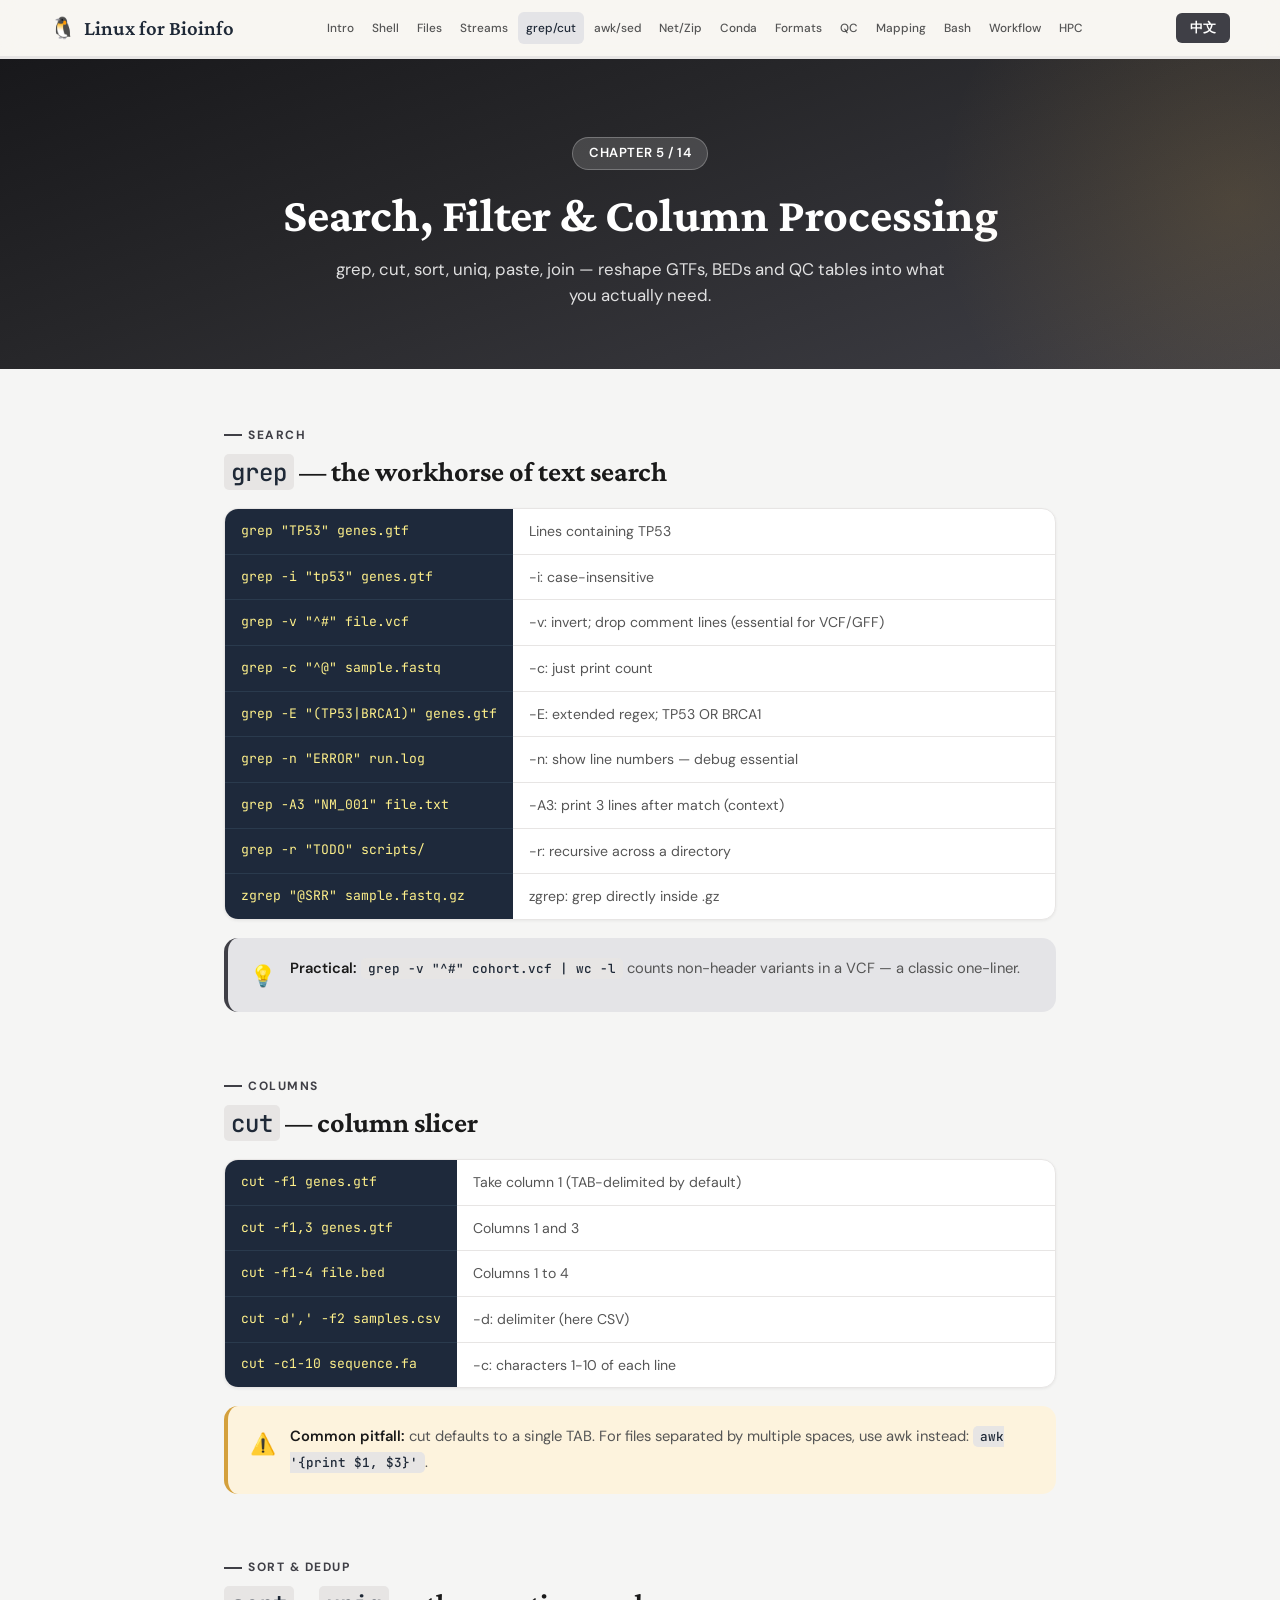
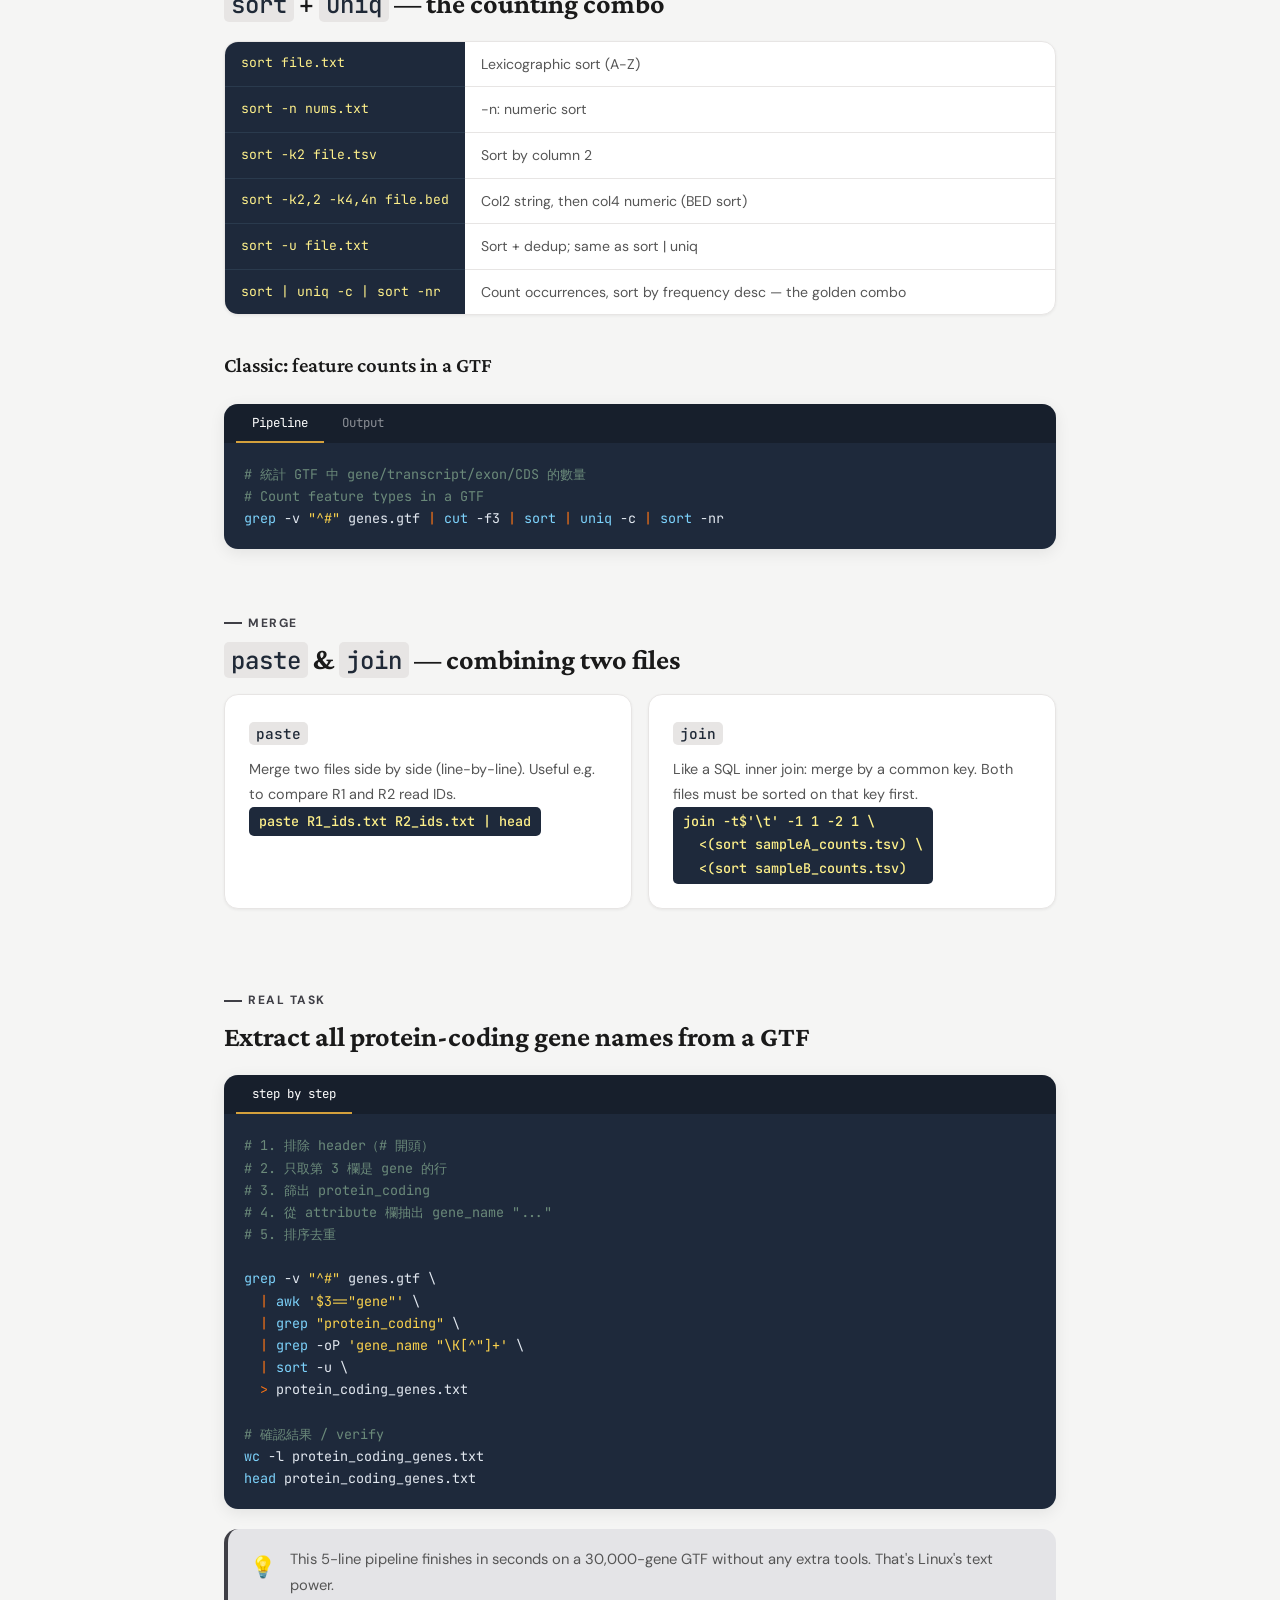
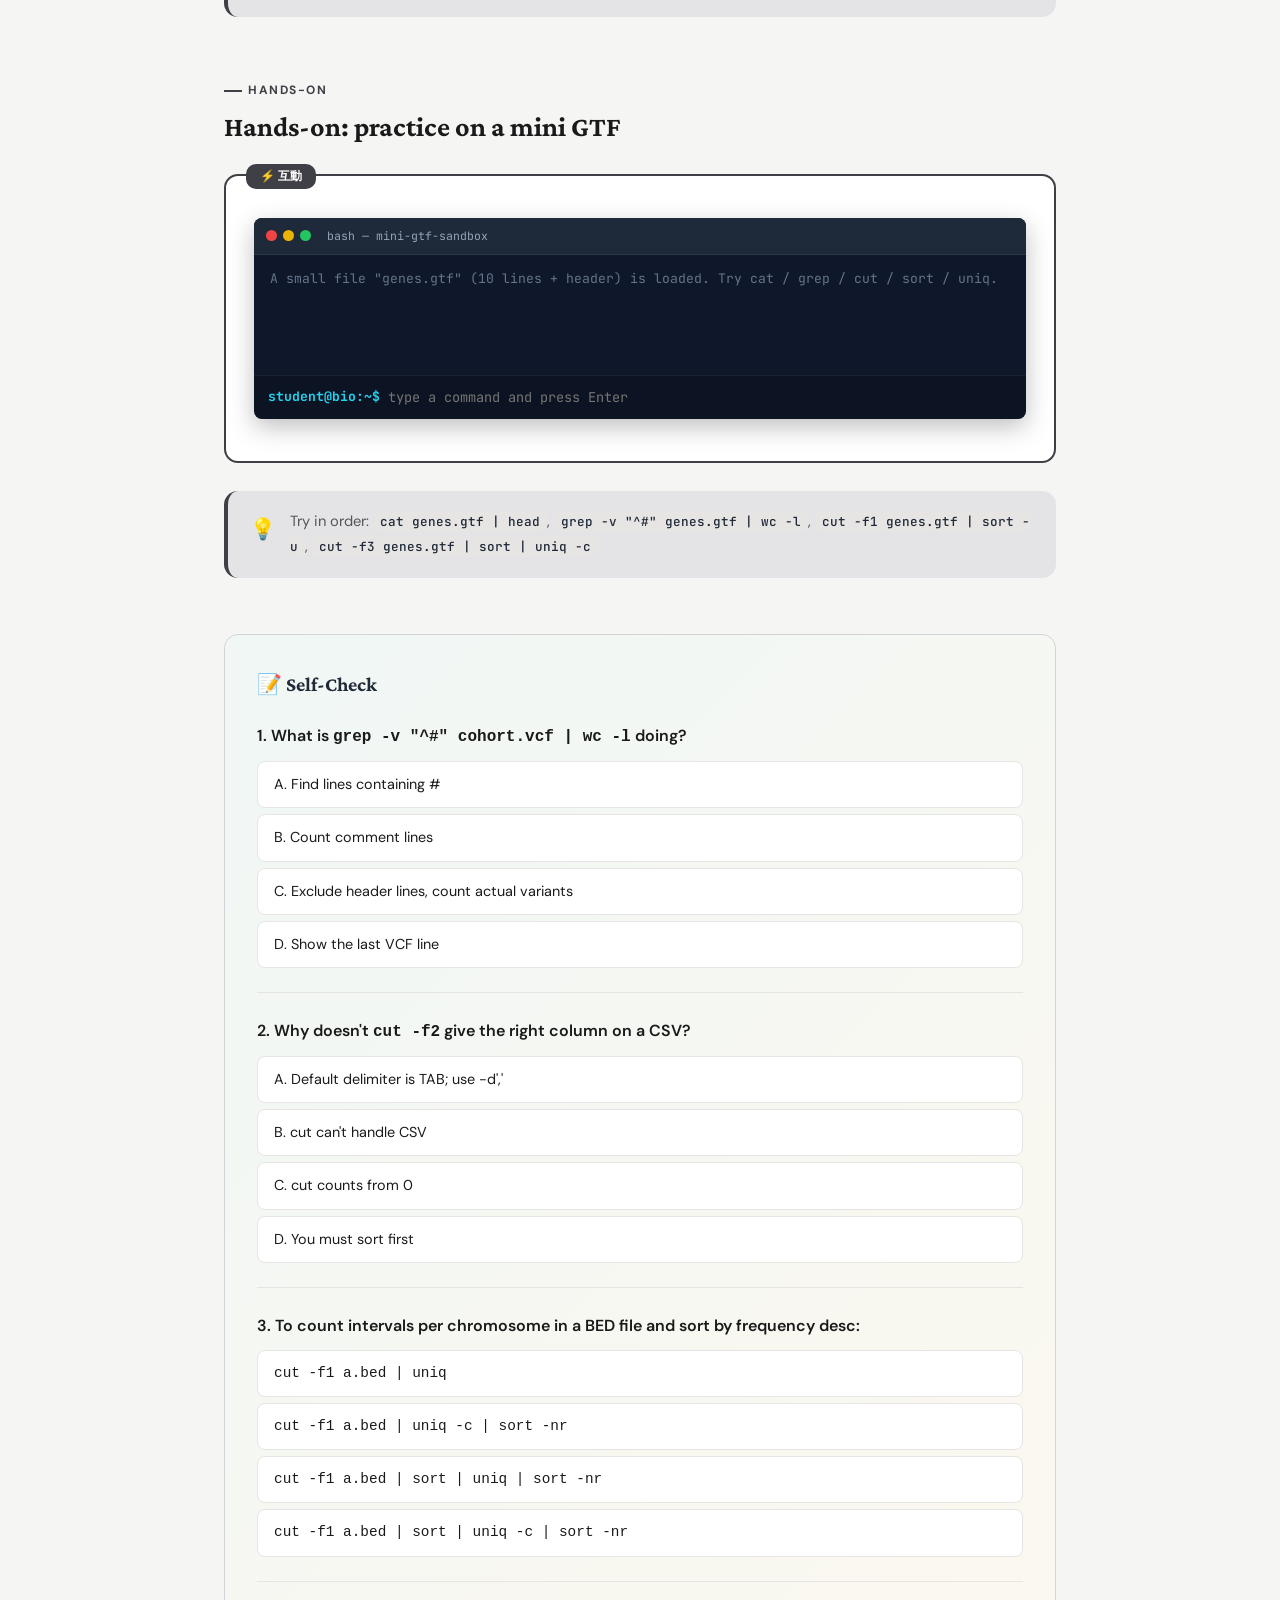
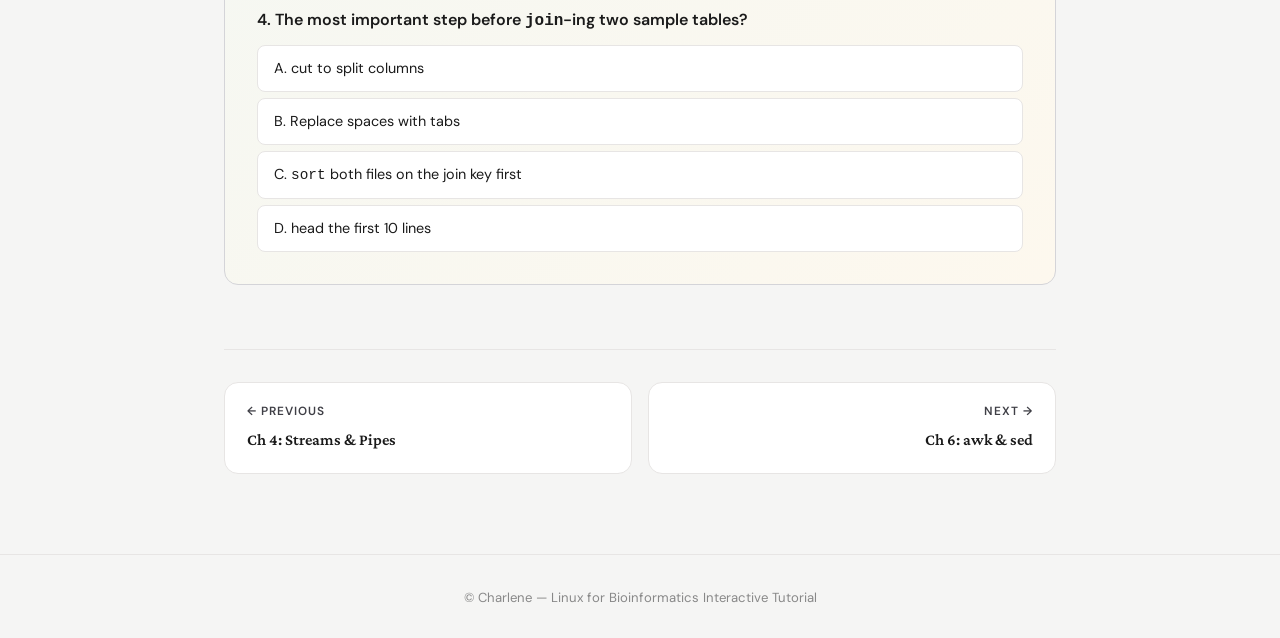
<file: grep-cut-sort.html>
<!DOCTYPE html><html lang="zh-Hant"><head><meta charset="UTF-8"><meta name="viewport" content="width=device-width,initial-scale=1.0">
<title>Ch 5: Search, Filter & Columns — Linux Tutorial</title>
<link rel="stylesheet" href="styles.css">
</head><body>
<nav class="top-nav"><div class="top-nav-inner">
  <a href="index.html" class="top-nav-brand"><span>🐧</span> <span data-zh="Linux 生資教學" data-en="Linux for Bioinfo">Linux 生資教學</span></a>
  <ul class="top-nav-links">
    <li><a href="intro.html">Intro</a></li><li><a href="filesystem.html">Shell</a></li><li><a href="file-ops.html">Files</a></li><li><a href="text-streams.html">Streams</a></li><li><a href="grep-cut-sort.html" class="active">grep/cut</a></li><li><a href="awk-sed.html">awk/sed</a></li><li><a href="download-compress.html">Net/Zip</a></li><li><a href="conda.html">Conda</a></li><li><a href="bio-formats.html">Formats</a></li><li><a href="ngs-qc.html">QC</a></li><li><a href="mapping.html">Mapping</a></li><li><a href="bash-scripting.html">Bash</a></li><li><a href="workflow.html">Workflow</a></li><li><a href="hpc-container.html">HPC</a></li>
  </ul>
</div></nav>
<div class="progress-bar-container"><div class="progress-bar" id="progressBar"></div></div>
<header class="page-hero"><div class="step-badge">CHAPTER 5 / 14</div>
<h1 data-zh="搜尋、篩選與欄位處理" data-en="Search, Filter & Column Processing">搜尋、篩選與欄位處理</h1>
<p class="subtitle" data-lang="zh">grep、cut、sort、uniq、paste、join — 把 GTF、BED、QC 表格處理成你想要的形狀。</p>
<p class="subtitle" data-lang="en">grep, cut, sort, uniq, paste, join — reshape GTFs, BEDs and QC tables into what you actually need.</p>
</header>
<main class="content-wrap">

<!-- grep -->
<section class="section">
<div class="section-label" data-zh="搜尋" data-en="SEARCH">搜尋</div>
<h2><code>grep</code> — <span data-zh="文字搜尋的主力" data-en="the workhorse of text search">文字搜尋的主力</span></h2>
<div class="cheat">
<div class="cheat-cmd">grep "TP53" genes.gtf</div><div class="cheat-desc" data-zh="找包含 TP53 的所有行" data-en="Lines containing TP53">找包含 TP53 的所有行</div>
<div class="cheat-cmd">grep -i "tp53" genes.gtf</div><div class="cheat-desc" data-zh="-i：忽略大小寫" data-en="-i: case-insensitive">忽略大小寫</div>
<div class="cheat-cmd">grep -v "^#" file.vcf</div><div class="cheat-desc" data-zh="-v：反向：排除註解行（VCF/GFF 必用）" data-en="-v: invert; drop comment lines (essential for VCF/GFF)">排除註解行</div>
<div class="cheat-cmd">grep -c "^@" sample.fastq</div><div class="cheat-desc" data-zh="-c：只回傳匹配行數" data-en="-c: just print count">只回傳匹配行數</div>
<div class="cheat-cmd">grep -E "(TP53|BRCA1)" genes.gtf</div><div class="cheat-desc" data-zh="-E：擴充 regex；找 TP53 或 BRCA1" data-en="-E: extended regex; TP53 OR BRCA1">擴充 regex</div>
<div class="cheat-cmd">grep -n "ERROR" run.log</div><div class="cheat-desc" data-zh="-n：顯示行號（debug log 必備）" data-en="-n: show line numbers — debug essential">顯示行號</div>
<div class="cheat-cmd">grep -A3 "NM_001" file.txt</div><div class="cheat-desc" data-zh="-A3：匹配後再印 3 行（前後文）" data-en="-A3: print 3 lines after match (context)">顯示前後文</div>
<div class="cheat-cmd">grep -r "TODO" scripts/</div><div class="cheat-desc" data-zh="-r：遞迴搜尋整個資料夾" data-en="-r: recursive across a directory">遞迴搜尋</div>
<div class="cheat-cmd">zgrep "@SRR" sample.fastq.gz</div><div class="cheat-desc" data-zh="zgrep：直接在 .gz 檔上 grep" data-en="zgrep: grep directly inside .gz">直接在 .gz 上搜尋</div>
</div>
<div class="callout tip"><span class="callout-icon">💡</span><div>
<p data-lang="zh"><strong>實戰：</strong> <code>grep -v "^#" cohort.vcf | wc -l</code> 計算 VCF 中除了 header 外有幾筆變異，是 VCF 入門最常用的 one-liner。</p>
<p data-lang="en"><strong>Practical:</strong> <code>grep -v "^#" cohort.vcf | wc -l</code> counts non-header variants in a VCF — a classic one-liner.</p>
</div></div>
</section>

<!-- Section 2: cut -->
<section class="section">
<div class="section-label" data-zh="切欄位" data-en="COLUMNS">切欄位</div>
<h2><code>cut</code> — <span data-zh="欄位切片器" data-en="column slicer">欄位切片器</span></h2>
<div class="cheat">
<div class="cheat-cmd">cut -f1 genes.gtf</div><div class="cheat-desc" data-zh="取第 1 欄（預設 tab 分隔）" data-en="Take column 1 (TAB-delimited by default)">取第 1 欄</div>
<div class="cheat-cmd">cut -f1,3 genes.gtf</div><div class="cheat-desc" data-zh="取第 1 與第 3 欄" data-en="Columns 1 and 3">取第 1 與第 3 欄</div>
<div class="cheat-cmd">cut -f1-4 file.bed</div><div class="cheat-desc" data-zh="取第 1 到 4 欄" data-en="Columns 1 to 4">取第 1 到 4 欄</div>
<div class="cheat-cmd">cut -d',' -f2 samples.csv</div><div class="cheat-desc" data-zh="-d：指定逗號分隔（CSV）" data-en="-d: delimiter (here CSV)">逗號分隔</div>
<div class="cheat-cmd">cut -c1-10 sequence.fa</div><div class="cheat-desc" data-zh="-c：取每行第 1–10 個字元" data-en="-c: characters 1-10 of each line">字元位置</div>
</div>
<div class="callout warn"><span class="callout-icon">⚠️</span><div>
<p data-lang="zh"><strong>常見坑：</strong>cut 預設用 <code>tab</code> 分隔（一個 tab 字元）。如果檔案是「多個空白」分隔，要改用 <code>awk</code>：<code>awk '{print $1, $3}'</code>。</p>
<p data-lang="en"><strong>Common pitfall:</strong> cut defaults to a single TAB. For files separated by multiple spaces, use awk instead: <code>awk '{print $1, $3}'</code>.</p>
</div></div>
</section>

<!-- sort uniq -->
<section class="section">
<div class="section-label" data-zh="排序與去重" data-en="SORT & DEDUP">排序與去重</div>
<h2><code>sort</code> + <code>uniq</code> — <span data-zh="統計利器" data-en="the counting combo">統計利器</span></h2>
<div class="cheat">
<div class="cheat-cmd">sort file.txt</div><div class="cheat-desc" data-zh="字串排序（A-Z）" data-en="Lexicographic sort (A-Z)">字串排序</div>
<div class="cheat-cmd">sort -n nums.txt</div><div class="cheat-desc" data-zh="-n：按數字排序" data-en="-n: numeric sort">按數字排序</div>
<div class="cheat-cmd">sort -k2 file.tsv</div><div class="cheat-desc" data-zh="按第 2 欄排序" data-en="Sort by column 2">按指定欄位排序</div>
<div class="cheat-cmd">sort -k2,2 -k4,4n file.bed</div><div class="cheat-desc" data-zh="先按欄 2 字串、再按欄 4 數字（BED 排序）" data-en="Col2 string, then col4 numeric (BED sort)">多欄排序</div>
<div class="cheat-cmd">sort -u file.txt</div><div class="cheat-desc" data-zh="排序 + 去重，相當於 sort | uniq" data-en="Sort + dedup; same as sort | uniq">排序 + 去重</div>
<div class="cheat-cmd">sort | uniq -c | sort -nr</div><div class="cheat-desc" data-zh="統計每個值出現次數，按頻率高→低排序（黃金組合）" data-en="Count occurrences, sort by frequency desc — the golden combo">頻率統計</div>
</div>

<h3 data-zh="經典：統計 GTF 中每種 feature 數量" data-en="Classic: feature counts in a GTF">經典：統計 GTF 中每種 feature 數量</h3>
<div class="code-tabs">
<div class="code-tab-btns"><button class="code-tab-btn active" onclick="switchTab(this,'gp1')">Pipeline</button><button class="code-tab-btn" onclick="switchTab(this,'gp2')" data-zh="輸出範例" data-en="Output">輸出範例</button></div>
<div class="code-tab-content active" id="gp1"><pre><span class="comment"># 統計 GTF 中 gene/transcript/exon/CDS 的數量
# Count feature types in a GTF</span>
<span class="func">grep</span> -v <span class="str">"^#"</span> genes.gtf <span class="op">|</span> <span class="func">cut</span> -f3 <span class="op">|</span> <span class="func">sort</span> <span class="op">|</span> <span class="func">uniq</span> -c <span class="op">|</span> <span class="func">sort</span> -nr</pre></div>
<div class="code-tab-content" id="gp2"><pre> 1234567 exon
  256789 CDS
   89456 transcript
   23456 gene
    9870 five_prime_utr
    8765 three_prime_utr
    1234 start_codon
    1100 stop_codon</pre></div>
</div>
</section>

<!-- paste join -->
<section class="section">
<div class="section-label" data-zh="合併" data-en="MERGE">合併</div>
<h2><code>paste</code> &amp; <code>join</code> — <span data-zh="合併兩個檔案" data-en="combining two files">合併兩個檔案</span></h2>
<div class="card-grid cols-2">
  <div class="card"><h4><code>paste</code></h4>
    <p data-lang="zh">把兩個檔案以「左右並排」方式合併（按行對齊）。常見於合併 R1 與 R2 的 read ID 做檢查。</p>
    <p data-lang="en">Merge two files side by side (line-by-line). Useful e.g. to compare R1 and R2 read IDs.</p>
    <pre class="cmd-line">paste R1_ids.txt R2_ids.txt | head</pre></div>
  <div class="card"><h4><code>join</code></h4>
    <p data-lang="zh">類似 SQL 的 inner join，根據共同欄位合併。要求兩個檔案先按該欄位排序。</p>
    <p data-lang="en">Like a SQL inner join: merge by a common key. Both files must be sorted on that key first.</p>
    <pre class="cmd-line">join -t$'\t' -1 1 -2 1 \
  &lt;(sort sampleA_counts.tsv) \
  &lt;(sort sampleB_counts.tsv)</pre></div>
</div>
</section>

<!-- Big example -->
<section class="section">
<div class="section-label" data-zh="實戰" data-en="REAL TASK">實戰</div>
<h2 data-zh="從 GTF 抽出所有 protein-coding gene 名" data-en="Extract all protein-coding gene names from a GTF">從 GTF 抽出所有 protein-coding gene 名</h2>
<div class="code-tabs">
<div class="code-tab-btns"><button class="code-tab-btn active" onclick="switchTab(this,'sc1')" data-zh="step by step" data-en="step by step">Step by step</button></div>
<div class="code-tab-content active" id="sc1"><pre><span class="comment"># 1. 排除 header（# 開頭）
# 2. 只取第 3 欄是 gene 的行
# 3. 篩出 protein_coding
# 4. 從 attribute 欄抽出 gene_name "..."
# 5. 排序去重</span>

<span class="func">grep</span> -v <span class="str">"^#"</span> genes.gtf \
  <span class="op">|</span> <span class="func">awk</span> <span class="str">'$3=="gene"'</span> \
  <span class="op">|</span> <span class="func">grep</span> <span class="str">"protein_coding"</span> \
  <span class="op">|</span> <span class="func">grep</span> -oP <span class="str">'gene_name "\K[^"]+'</span> \
  <span class="op">|</span> <span class="func">sort</span> -u \
  <span class="op">&gt;</span> protein_coding_genes.txt

<span class="comment"># 確認結果 / verify</span>
<span class="func">wc</span> -l protein_coding_genes.txt
<span class="func">head</span> protein_coding_genes.txt</pre></div>
</div>
<div class="callout tip"><span class="callout-icon">💡</span><div>
<p data-lang="zh">這條 5 行的 pipeline 在 30,000 個基因的 GTF 上幾秒就跑完，且不需要任何額外工具。這就是 Linux 文字處理的威力。</p>
<p data-lang="en">This 5-line pipeline finishes in seconds on a 30,000-gene GTF without any extra tools. That's Linux's text power.</p>
</div></div>
</section>

<!-- Hands-on -->
<section class="section">
<div class="section-label" data-zh="動手做" data-en="HANDS-ON">動手做</div>
<h2 data-zh="互動：在 mini GTF 上練習" data-en="Hands-on: practice on a mini GTF">互動：在 mini GTF 上練習</h2>
<div class="interactive-panel">
<div data-term-id="t-grep"></div>
</div>
<div class="callout tip"><span class="callout-icon">💡</span><div>
<p data-lang="zh">建議依序試試：<code>cat genes.gtf | head</code>、<code>grep -v "^#" genes.gtf | wc -l</code>、<code>cut -f1 genes.gtf | sort -u</code>、<code>cut -f3 genes.gtf | sort | uniq -c</code></p>
<p data-lang="en">Try in order: <code>cat genes.gtf | head</code>, <code>grep -v "^#" genes.gtf | wc -l</code>, <code>cut -f1 genes.gtf | sort -u</code>, <code>cut -f3 genes.gtf | sort | uniq -c</code></p>
</div></div>
</section>

<!-- Quiz -->
<section class="quiz-section">
<h3>📝 <span data-zh="自我檢測" data-en="Self-Check">自我檢測</span></h3>
<div class="quiz-q" data-answer="2" data-explain-zh="grep -v 反向匹配，^# 表示「以 # 開頭的行」（VCF/GFF/GTF 的註解行）。" data-explain-en="grep -v inverts the match; ^# means lines starting with # — comments in VCF/GFF/GTF.">
<p data-lang="zh">1. <code>grep -v "^#" cohort.vcf | wc -l</code> 在做什麼？</p>
<p data-lang="en">1. What is <code>grep -v "^#" cohort.vcf | wc -l</code> doing?</p>
<div class="quiz-options">
<div class="quiz-opt" data-idx="0"><span data-lang="zh">A. 找包含 # 的行</span><span data-lang="en">A. Find lines containing #</span></div>
<div class="quiz-opt" data-idx="1"><span data-lang="zh">B. 計算註解行數</span><span data-lang="en">B. Count comment lines</span></div>
<div class="quiz-opt" data-idx="2"><span data-lang="zh">C. 排除 header（# 開頭），計算實際變異數</span><span data-lang="en">C. Exclude header lines, count actual variants</span></div>
<div class="quiz-opt" data-idx="3"><span data-lang="zh">D. 看 VCF 的最後一行</span><span data-lang="en">D. Show the last VCF line</span></div>
</div><div class="quiz-feedback"></div></div>

<div class="quiz-q" data-answer="0" data-explain-zh="cut 預設用 tab；CSV 是逗號，要 -d','。" data-explain-en="cut defaults to TAB; for CSV use -d','.">
<p data-lang="zh">2. 處理 CSV 用 <code>cut -f2</code> 取不到正確的第 2 欄，為什麼？</p>
<p data-lang="en">2. Why doesn't <code>cut -f2</code> give the right column on a CSV?</p>
<div class="quiz-options">
<div class="quiz-opt" data-idx="0"><span data-lang="zh">A. 預設分隔符是 tab，需 -d','</span><span data-lang="en">A. Default delimiter is TAB; use -d','</span></div>
<div class="quiz-opt" data-idx="1"><span data-lang="zh">B. cut 不能處理 CSV</span><span data-lang="en">B. cut can't handle CSV</span></div>
<div class="quiz-opt" data-idx="2"><span data-lang="zh">C. cut 從 0 開始計數</span><span data-lang="en">C. cut counts from 0</span></div>
<div class="quiz-opt" data-idx="3"><span data-lang="zh">D. 必須先 sort</span><span data-lang="en">D. You must sort first</span></div>
</div><div class="quiz-feedback"></div></div>

<div class="quiz-q" data-answer="3" data-explain-zh="sort | uniq -c | sort -nr 是統計頻率的黃金組合；uniq 必須先排序才能正確去重。" data-explain-en="sort | uniq -c | sort -nr is the golden frequency combo; uniq requires pre-sorted input.">
<p data-lang="zh">3. 想統計 BED 檔每條染色體的 interval 數，並按頻率高→低排序，正確 pipeline 是？</p>
<p data-lang="en">3. To count intervals per chromosome in a BED file and sort by frequency desc:</p>
<div class="quiz-options">
<div class="quiz-opt" data-idx="0"><code>cut -f1 a.bed | uniq</code></div>
<div class="quiz-opt" data-idx="1"><code>cut -f1 a.bed | uniq -c | sort -nr</code></div>
<div class="quiz-opt" data-idx="2"><code>cut -f1 a.bed | sort | uniq | sort -nr</code></div>
<div class="quiz-opt" data-idx="3"><code>cut -f1 a.bed | sort | uniq -c | sort -nr</code></div>
</div><div class="quiz-feedback"></div></div>

<div class="quiz-q" data-answer="2" data-explain-zh="join 要求兩邊都按 join 的欄位排序，否則結果可能漏行；通常用 process substitution 或先排序。" data-explain-en="join requires both inputs sorted on the join key; otherwise rows are silently dropped.">
<p data-lang="zh">4. 用 <code>join</code> 合併兩個 sample 表前最重要的步驟是？</p>
<p data-lang="en">4. The most important step before <code>join</code>-ing two sample tables?</p>
<div class="quiz-options">
<div class="quiz-opt" data-idx="0"><span data-lang="zh">A. 先用 cut 拆欄位</span><span data-lang="en">A. cut to split columns</span></div>
<div class="quiz-opt" data-idx="1"><span data-lang="zh">B. 把空白變成 tab</span><span data-lang="en">B. Replace spaces with tabs</span></div>
<div class="quiz-opt" data-idx="2"><span data-lang="zh">C. 兩個檔案都要先 <code>sort</code>（按 join 的欄位）</span><span data-lang="en">C. <code>sort</code> both files on the join key first</span></div>
<div class="quiz-opt" data-idx="3"><span data-lang="zh">D. 先 head 取前 10 行</span><span data-lang="en">D. head the first 10 lines</span></div>
</div><div class="quiz-feedback"></div></div>
</section>

<nav class="page-nav">
  <a href="text-streams.html"><span class="nav-dir" data-zh="← 上一章" data-en="← Previous">← 上一章</span><span class="nav-title">Ch 4: Streams & Pipes</span></a>
  <a href="awk-sed.html"><span class="nav-dir" data-zh="下一章 →" data-en="Next →">下一章 →</span><span class="nav-title">Ch 6: awk & sed</span></a>
</nav>
</main>
<footer class="site-footer">© Charlene — Linux for Bioinformatics Interactive Tutorial</footer>
<script src="i18n.js"></script>
<script src="common.js"></script>
<script>
const MINI_GTF=
'#!genome-build GRCh38\n'+
'chr1\tHAVANA\tgene\t11868\t14409\t.\t+\t.\tgene_id "ENSG001"; gene_name "DDX11L1"; gene_type "protein_coding";\n'+
'chr1\tHAVANA\ttranscript\t11868\t14409\t.\t+\t.\ttranscript_id "T1";\n'+
'chr1\tHAVANA\texon\t11868\t12227\t.\t+\t.\texon_number 1;\n'+
'chr1\tHAVANA\texon\t12613\t12721\t.\t+\t.\texon_number 2;\n'+
'chr1\tHAVANA\texon\t13221\t14409\t.\t+\t.\texon_number 3;\n'+
'chr2\tENSEMBL\tgene\t100000\t101000\t.\t+\t.\tgene_id "ENSG002"; gene_name "TP53"; gene_type "protein_coding";\n'+
'chr2\tENSEMBL\ttranscript\t100000\t101000\t.\t+\t.\ttranscript_id "T2";\n'+
'chr2\tENSEMBL\texon\t100000\t100500\t.\t+\t.\texon_number 1;\n'+
'chrX\tHAVANA\tgene\t50000\t51000\t.\t-\t.\tgene_id "ENSG003"; gene_name "MIR1"; gene_type "miRNA";\n'+
'chrX\tHAVANA\ttranscript\t50000\t51000\t.\t-\t.\ttranscript_id "T3";\n';
TermSim.create('t-grep',{
  prompt:'student@bio:~$',
  title:'mini-gtf-sandbox',
  banner:'A small file "genes.gtf" (10 lines + header) is loaded. Try cat / grep / cut / sort / uniq.',
  validate:function(cmd){
    const c=cmd.trim();
    function pipeProcess(input,steps){
      let cur=input;
      for(const s of steps){
        const t=s.trim();
        if(t==='wc -l') cur=String(cur.split('\n').filter(x=>x.length).length);
        else if(t.startsWith('head -n ')){const n=+t.split(/\s+/)[2];cur=cur.split('\n').slice(0,n).join('\n');}
        else if(t==='head'){cur=cur.split('\n').slice(0,10).join('\n');}
        else if(t==='sort') cur=cur.split('\n').filter(x=>x.length).sort().join('\n');
        else if(t==='sort -u') cur=Array.from(new Set(cur.split('\n').filter(x=>x.length))).sort().join('\n');
        else if(t==='sort -nr') cur=cur.split('\n').filter(x=>x.length).sort((a,b)=>parseFloat(b)-parseFloat(a)).join('\n');
        else if(t==='uniq') cur=cur.split('\n').filter((x,i,a)=>i===0||x!==a[i-1]).join('\n');
        else if(t==='uniq -c'){const ls=cur.split('\n').filter(x=>x.length);const map={};ls.forEach(l=>{map[l]=(map[l]||0)+1;});cur=Object.keys(map).map(k=>String(map[k]).padStart(6)+' '+k).join('\n');}
        else if(t.startsWith('cut -f')){const fStr=t.slice(6).split(/\s/)[0];const fields=fStr.split(',').reduce((acc,part)=>{if(part.includes('-')){const [a,b]=part.split('-').map(Number);for(let i=a;i<=b;i++)acc.push(i);}else acc.push(+part);return acc;},[]);cur=cur.split('\n').map(l=>{const cols=l.split('\t');return fields.map(f=>cols[f-1]||'').join('\t');}).filter(x=>x.length).join('\n');}
        else if(t.startsWith('grep ')){const m=t.match(/grep(\s+-[a-zA-Z]+)?\s+["']?([^"']+)["']?/);if(m){const flags=m[1]||'';const pat=m[2];const re=new RegExp(pat);cur=cur.split('\n').filter(l=>{const ok=re.test(l);return flags.includes('v')?!ok:ok;}).join('\n');}}
        else { cur='[unsupported step: '+t+']'; }
      }
      return cur;
    }
    const parts=c.split('|');
    const head=parts[0].trim();
    let stream=null;
    if(head==='cat genes.gtf' || head==='zcat genes.gtf.gz') stream=MINI_GTF;
    else if(head==='ls') return {ok:true,out:'genes.gtf  README.md'};
    else if(head==='clear'){document.querySelector('[data-term-id="t-grep"] .terminal-body').innerHTML='';return {ok:true,out:''};}
    else if(head.startsWith('grep ')){
      const m=head.match(/grep(\s+-[a-zA-Z]+)?\s+["']?([^"']+)["']?\s+(\S+)/);
      if(m){const flags=m[1]||'';const pat=m[2];const file=m[3];if(file==='genes.gtf'){const re=new RegExp(pat);const lines=MINI_GTF.split('\n').filter(l=>{const ok=re.test(l);return flags.includes('v')?!ok:ok;}).join('\n');stream=lines;}else return {ok:false,err:true,out:'grep: '+file+': no such file'};}
    }
    else if(head.startsWith('echo ')) return {ok:true,out:head.slice(5)};
    else if(head==='head genes.gtf'||head==='head -n 5 genes.gtf') return {ok:true,out:MINI_GTF.split('\n').slice(0,head.includes('-n 5')?5:10).join('\n')};
    else return {ok:false,err:true,out:'sh: '+head+': try cat genes.gtf, grep, head, ls, or pipe combinations'};
    if(stream===null) return {ok:false,err:true,out:'no input stream'};
    const result=parts.length===1? stream.split('\n').slice(0,15).join('\n')+(stream.split('\n').length>15?'\n... (more lines)':'') : pipeProcess(stream,parts.slice(1));
    return {ok:true,out:result};
  }
});
</script>
</body></html>
</file>
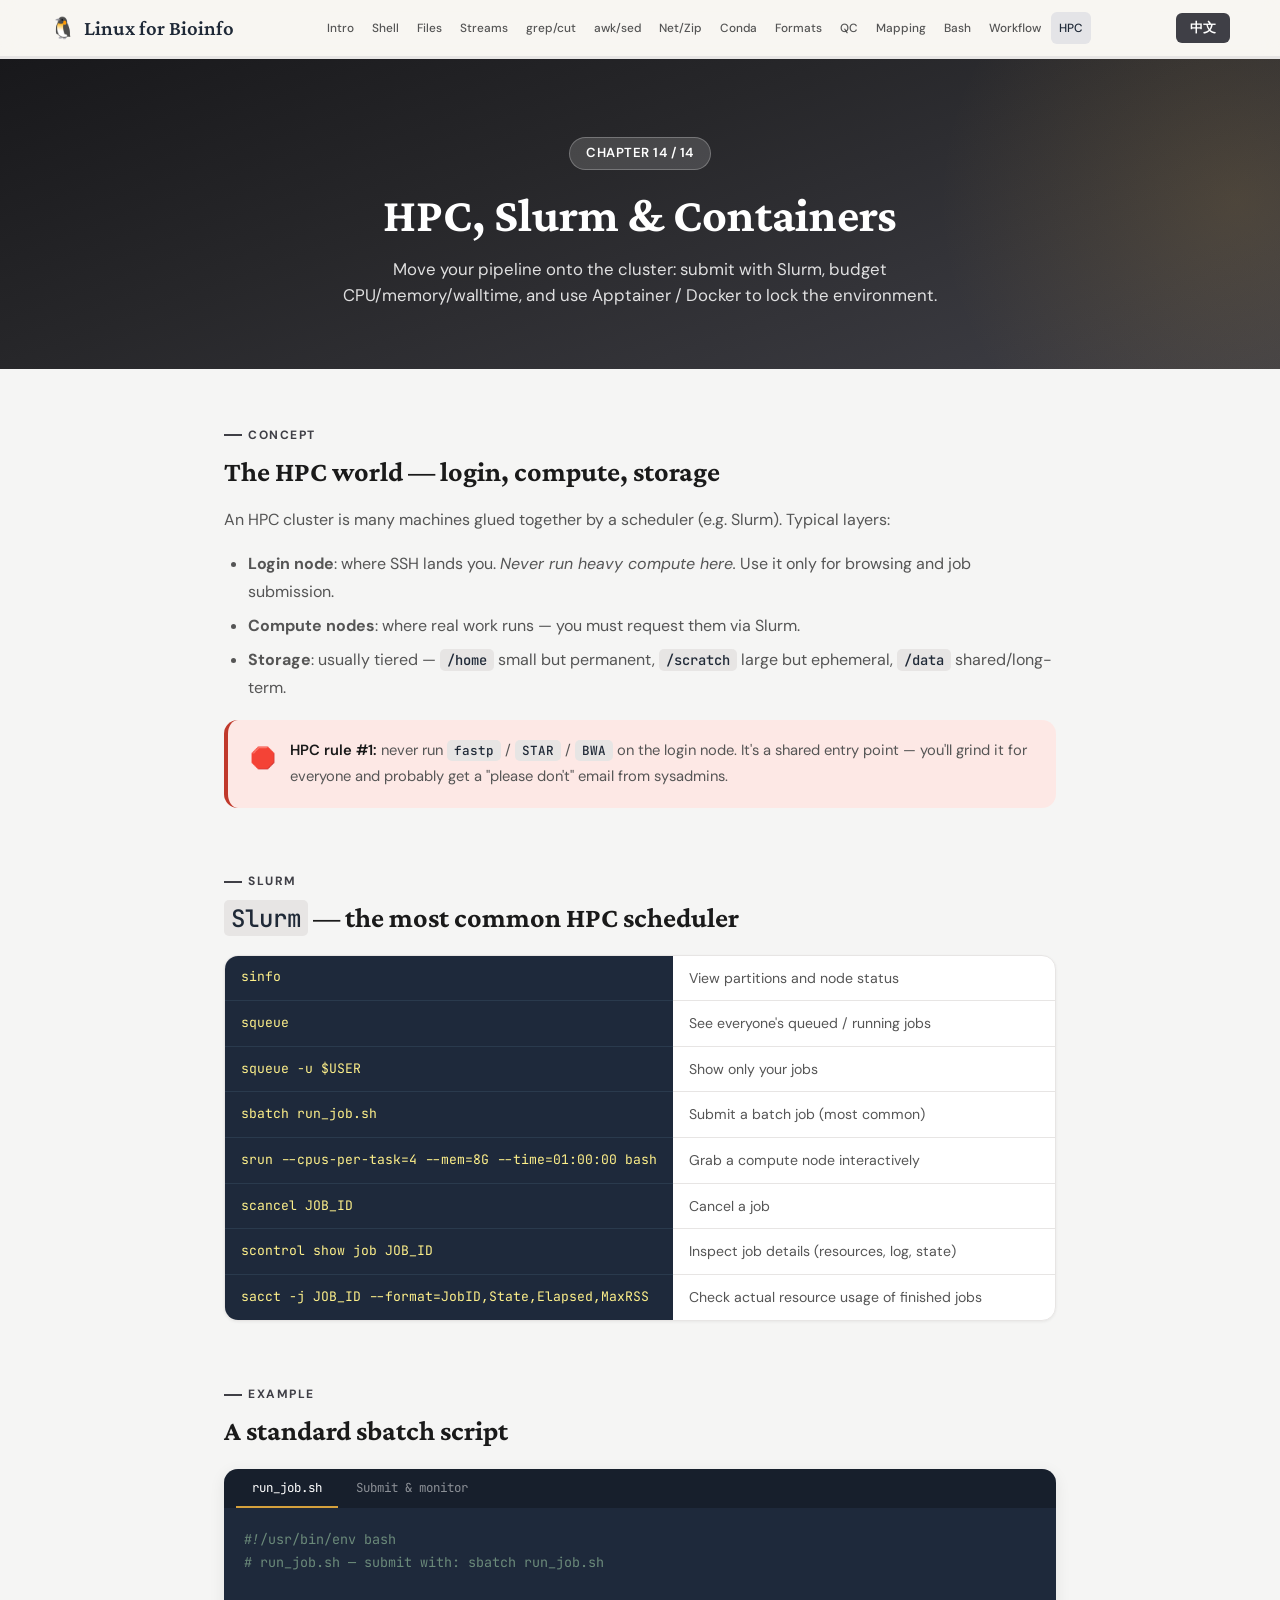
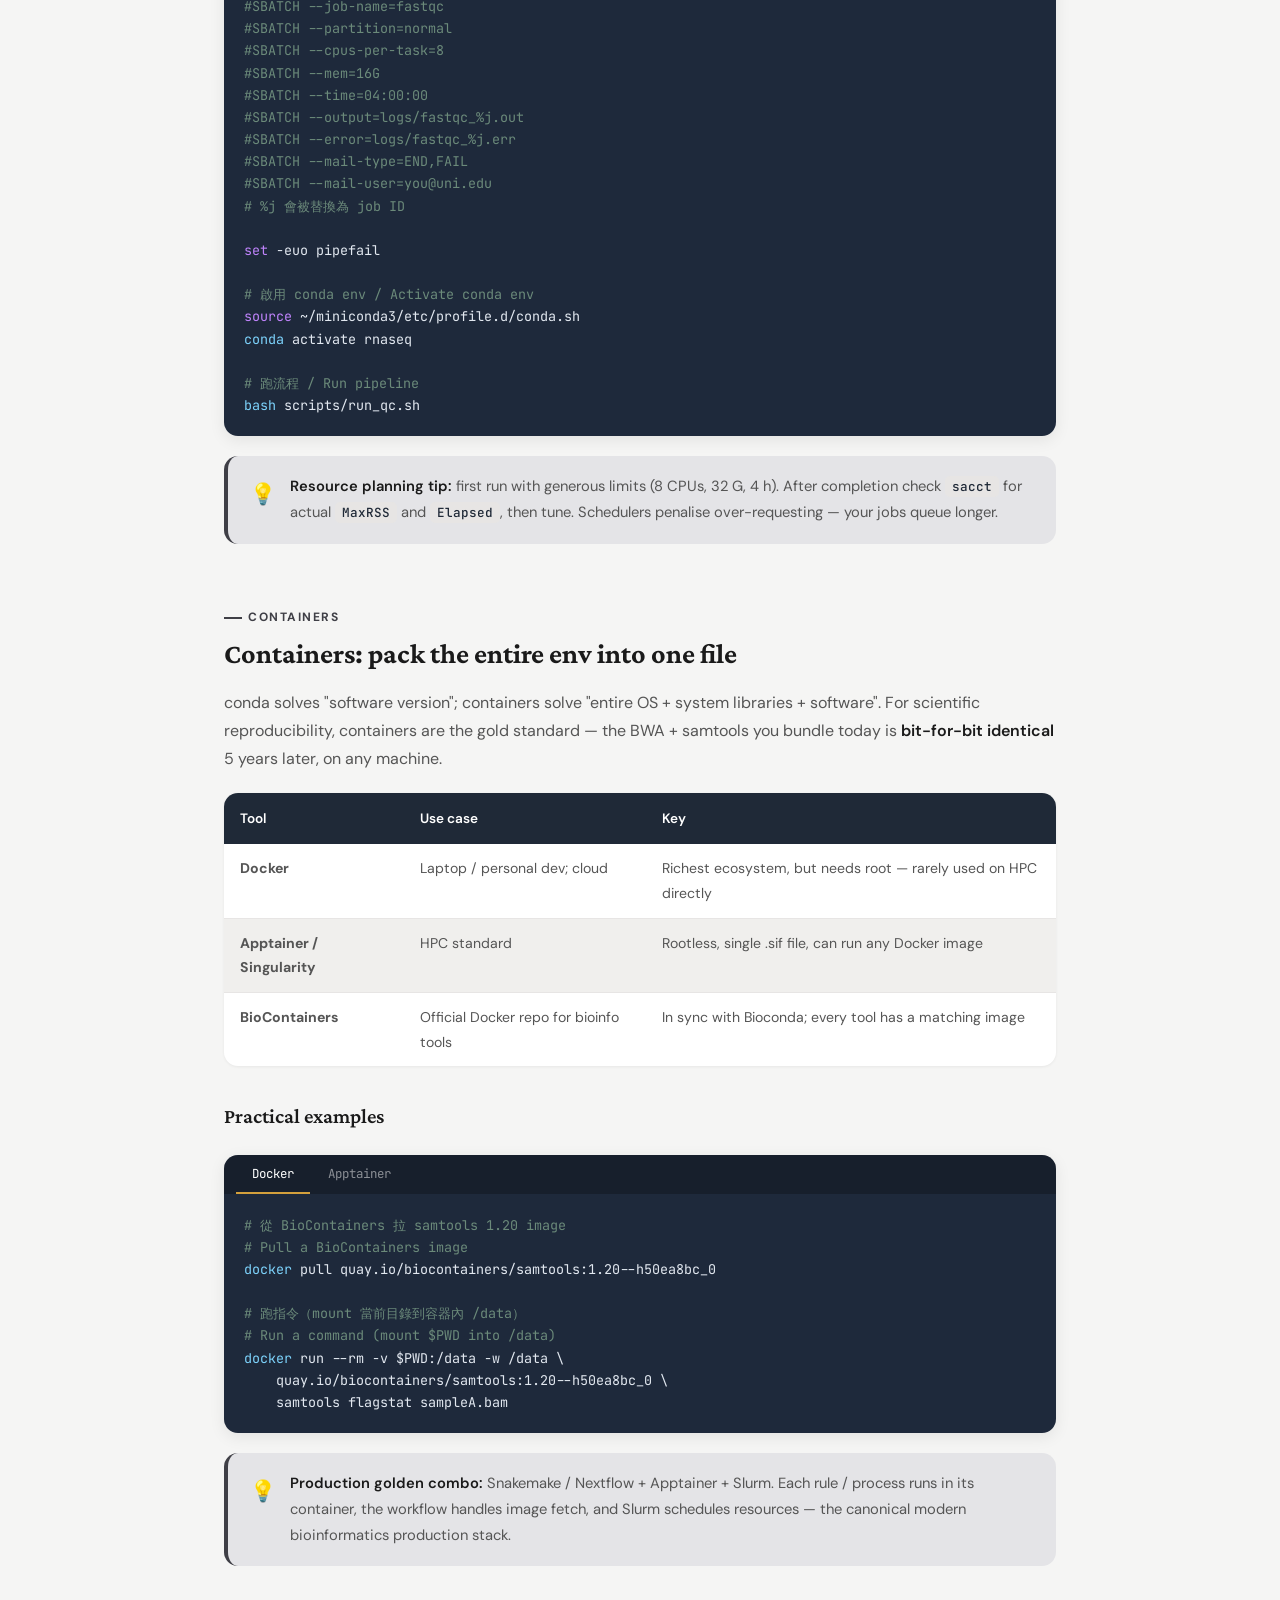
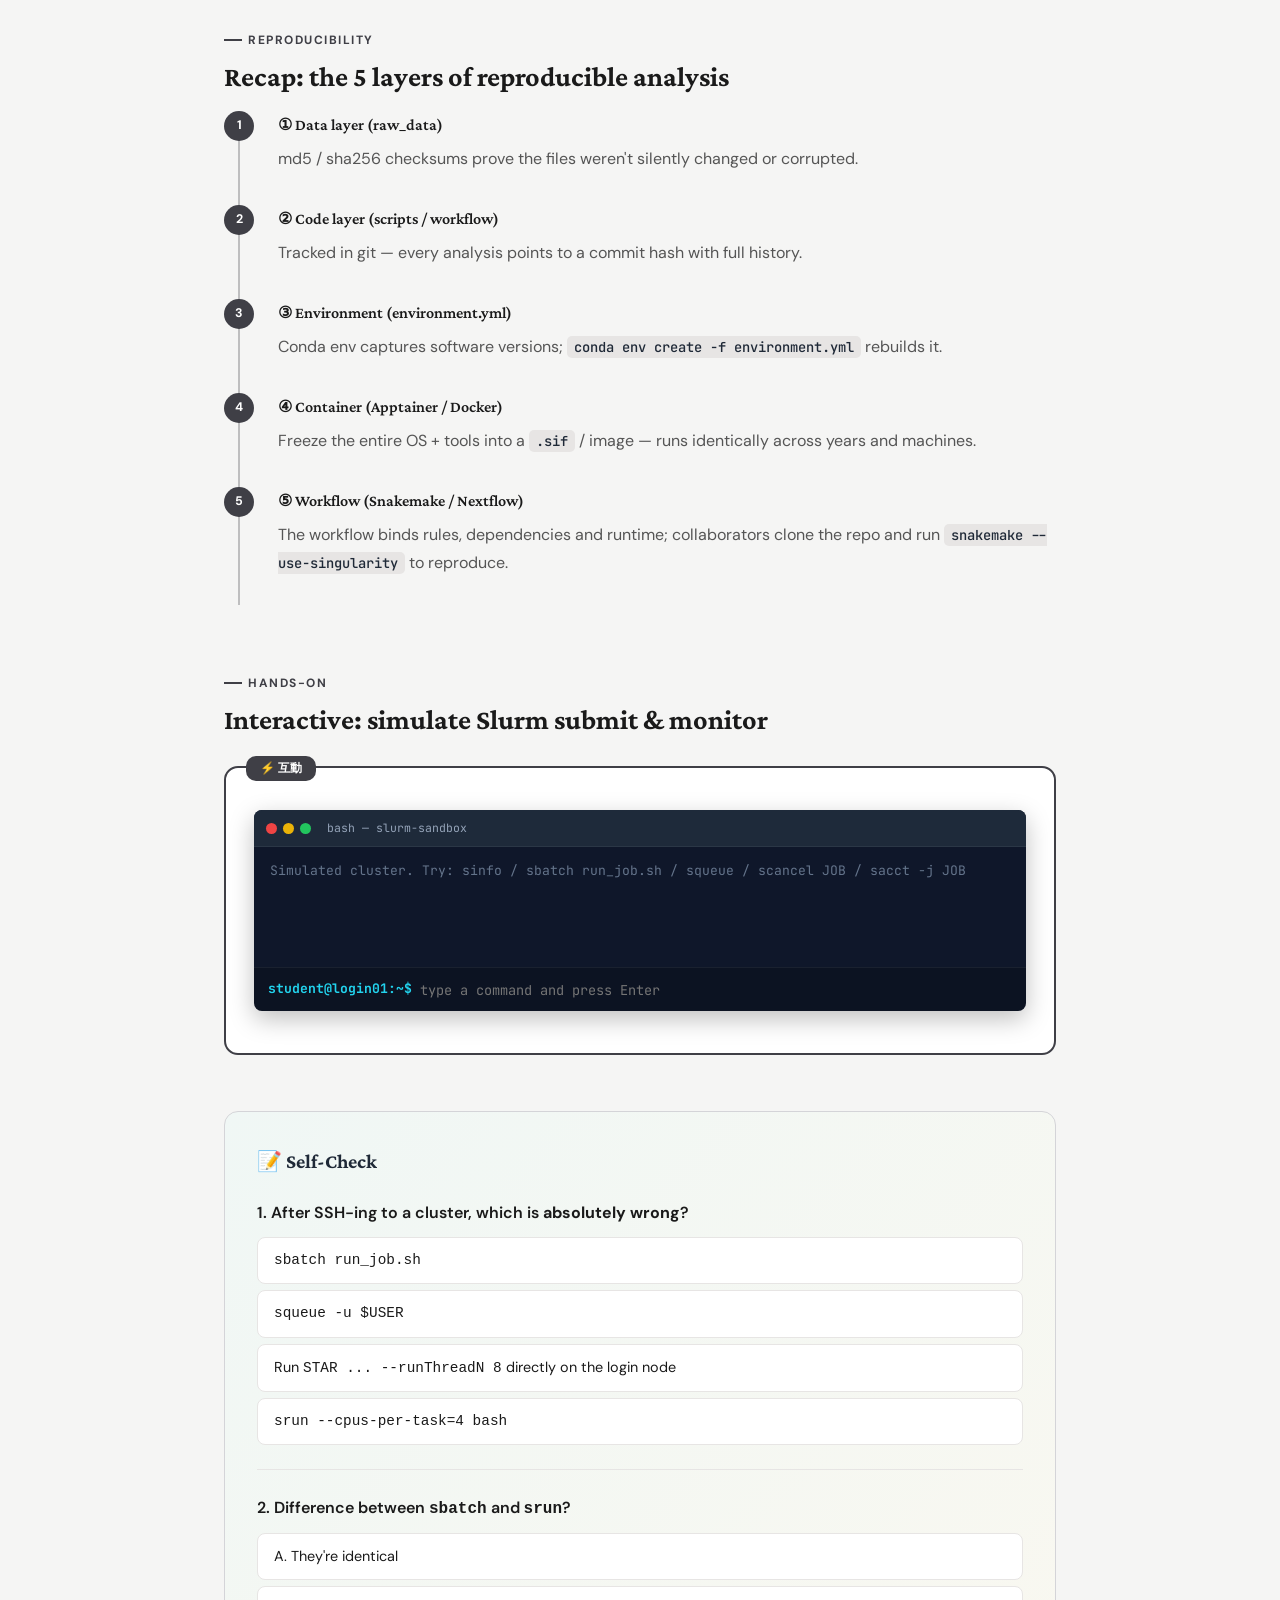
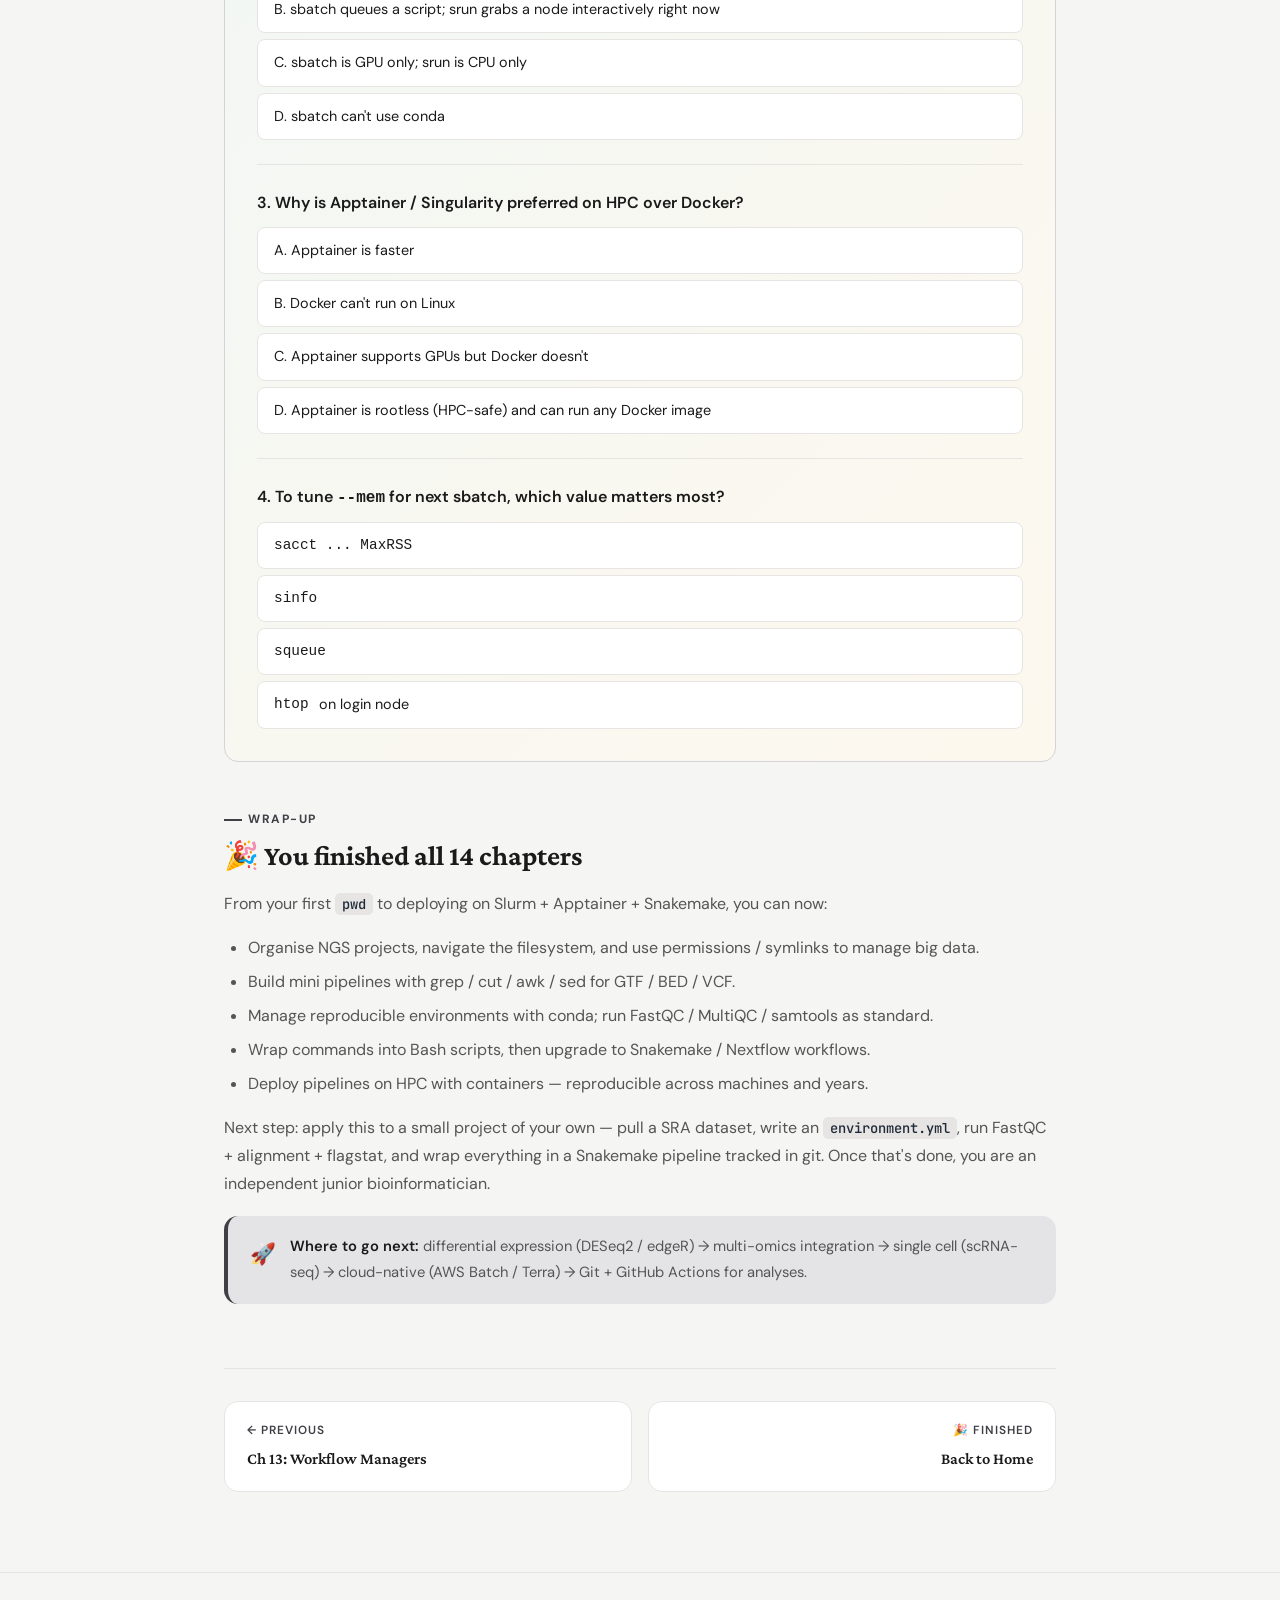
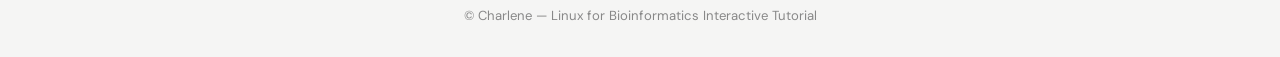
<file: hpc-container.html>
<!DOCTYPE html><html lang="zh-Hant"><head><meta charset="UTF-8"><meta name="viewport" content="width=device-width,initial-scale=1.0">
<title>Ch 14: HPC, Slurm & Containers — Linux Tutorial</title>
<link rel="stylesheet" href="styles.css">
</head><body>
<nav class="top-nav"><div class="top-nav-inner">
  <a href="index.html" class="top-nav-brand"><span>🐧</span> <span data-zh="Linux 生資教學" data-en="Linux for Bioinfo">Linux 生資教學</span></a>
  <ul class="top-nav-links">
    <li><a href="intro.html">Intro</a></li><li><a href="filesystem.html">Shell</a></li><li><a href="file-ops.html">Files</a></li><li><a href="text-streams.html">Streams</a></li><li><a href="grep-cut-sort.html">grep/cut</a></li><li><a href="awk-sed.html">awk/sed</a></li><li><a href="download-compress.html">Net/Zip</a></li><li><a href="conda.html">Conda</a></li><li><a href="bio-formats.html">Formats</a></li><li><a href="ngs-qc.html">QC</a></li><li><a href="mapping.html">Mapping</a></li><li><a href="bash-scripting.html">Bash</a></li><li><a href="workflow.html">Workflow</a></li><li><a href="hpc-container.html" class="active">HPC</a></li>
  </ul>
</div></nav>
<div class="progress-bar-container"><div class="progress-bar" id="progressBar"></div></div>
<header class="page-hero"><div class="step-badge">CHAPTER 14 / 14</div>
<h1 data-zh="HPC、Slurm 與容器" data-en="HPC, Slurm & Containers">HPC、Slurm 與容器</h1>
<p class="subtitle" data-lang="zh">把 pipeline 部署到 cluster：Slurm 提交任務、規劃 CPU/memory/walltime；用 Apptainer / Docker 確保環境一致。</p>
<p class="subtitle" data-lang="en">Move your pipeline onto the cluster: submit with Slurm, budget CPU/memory/walltime, and use Apptainer / Docker to lock the environment.</p>
</header>
<main class="content-wrap">

<!-- HPC concepts -->
<section class="section">
<div class="section-label" data-zh="觀念" data-en="CONCEPT">觀念</div>
<h2 data-zh="HPC 的世界 — Login node、Compute node、Storage" data-en="The HPC world — login, compute, storage">HPC 的世界 — Login node、Compute node、Storage</h2>
<div data-lang="zh">
<p>HPC（High-Performance Computing cluster）是一群連在一起的機器，由排程器（如 Slurm）統一管理。常見組成：</p>
<ul>
<li><strong>Login node</strong>：你 SSH 連進去的機器，<em>不要在這裡跑大型計算！</em>只用來瀏覽檔案、提交工作。</li>
<li><strong>Compute node</strong>：實際跑分析的機器，必須透過 Slurm 申請。</li>
<li><strong>Storage</strong>：通常分多區，<code>/home</code> 容量小但永久、<code>/scratch</code> 容量大但會清除、<code>/data</code> 共享/長期儲存。</li>
</ul>
</div>
<div data-lang="en">
<p>An HPC cluster is many machines glued together by a scheduler (e.g. Slurm). Typical layers:</p>
<ul>
<li><strong>Login node</strong>: where SSH lands you. <em>Never run heavy compute here.</em> Use it only for browsing and job submission.</li>
<li><strong>Compute nodes</strong>: where real work runs — you must request them via Slurm.</li>
<li><strong>Storage</strong>: usually tiered — <code>/home</code> small but permanent, <code>/scratch</code> large but ephemeral, <code>/data</code> shared/long-term.</li>
</ul>
</div>
<div class="callout danger"><span class="callout-icon">🛑</span><div>
<p data-lang="zh"><strong>HPC 第一條規則：</strong>不要在 login node 上跑 <code>fastp</code>、<code>STAR</code>、<code>BWA</code> 等。Login node 是和所有人共用的入口，會被你的工作拖垮，可能還收到管理員警告信。</p>
<p data-lang="en"><strong>HPC rule #1:</strong> never run <code>fastp</code> / <code>STAR</code> / <code>BWA</code> on the login node. It's a shared entry point — you'll grind it for everyone and probably get a "please don't" email from sysadmins.</p>
</div></div>
</section>

<!-- Slurm cheat -->
<section class="section">
<div class="section-label" data-zh="Slurm" data-en="SLURM">Slurm</div>
<h2><code>Slurm</code> — <span data-zh="最普及的 HPC 排程器" data-en="the most common HPC scheduler">最普及的 HPC 排程器</span></h2>
<div class="cheat">
<div class="cheat-cmd">sinfo</div><div class="cheat-desc" data-zh="看 cluster 上有哪些 partition / 節點狀態" data-en="View partitions and node status">看 partition / 節點狀態</div>
<div class="cheat-cmd">squeue</div><div class="cheat-desc" data-zh="看當前所有人的工作隊列" data-en="See everyone's queued / running jobs">看工作隊列</div>
<div class="cheat-cmd">squeue -u $USER</div><div class="cheat-desc" data-zh="只看自己的工作" data-en="Show only your jobs">只看自己的工作</div>
<div class="cheat-cmd">sbatch run_job.sh</div><div class="cheat-desc" data-zh="提交批次任務（最常用）" data-en="Submit a batch job (most common)">提交批次任務</div>
<div class="cheat-cmd">srun --cpus-per-task=4 --mem=8G --time=01:00:00 bash</div><div class="cheat-desc" data-zh="即時拿一個 compute node 跑互動 shell" data-en="Grab a compute node interactively">互動取用 compute node</div>
<div class="cheat-cmd">scancel JOB_ID</div><div class="cheat-desc" data-zh="取消任務" data-en="Cancel a job">取消任務</div>
<div class="cheat-cmd">scontrol show job JOB_ID</div><div class="cheat-desc" data-zh="看任務細節（資源、log、狀態）" data-en="Inspect job details (resources, log, state)">看任務細節</div>
<div class="cheat-cmd">sacct -j JOB_ID --format=JobID,State,Elapsed,MaxRSS</div><div class="cheat-desc" data-zh="看完成任務的實際資源使用（規劃用）" data-en="Check actual resource usage of finished jobs">看實際資源用量</div>
</div>
</section>

<!-- sbatch script -->
<section class="section">
<div class="section-label" data-zh="範例" data-en="EXAMPLE">範例</div>
<h2 data-zh="標準的 sbatch script 長這樣" data-en="A standard sbatch script">標準的 sbatch script 長這樣</h2>
<div class="code-tabs">
<div class="code-tab-btns"><button class="code-tab-btn active" onclick="switchTab(this,'sb1')">run_job.sh</button><button class="code-tab-btn" onclick="switchTab(this,'sb2')" data-zh="提交與監控" data-en="Submit & monitor">提交與監控</button></div>
<div class="code-tab-content active" id="sb1"><pre><span class="comment">#!/usr/bin/env bash
# run_job.sh — submit with: sbatch run_job.sh</span>

<span class="comment">#SBATCH --job-name=fastqc
#SBATCH --partition=normal
#SBATCH --cpus-per-task=8
#SBATCH --mem=16G
#SBATCH --time=04:00:00
#SBATCH --output=logs/fastqc_%j.out
#SBATCH --error=logs/fastqc_%j.err
#SBATCH --mail-type=END,FAIL
#SBATCH --mail-user=you@uni.edu
# %j 會被替換為 job ID</span>

<span class="kw">set</span> -euo pipefail

<span class="comment"># 啟用 conda env / Activate conda env</span>
<span class="kw">source</span> ~/miniconda3/etc/profile.d/conda.sh
<span class="func">conda</span> activate rnaseq

<span class="comment"># 跑流程 / Run pipeline</span>
<span class="func">bash</span> scripts/run_qc.sh</pre></div>
<div class="code-tab-content" id="sb2"><pre><span class="comment"># 提交 / Submit</span>
<span class="func">sbatch</span> run_job.sh
<span class="comment"># Submitted batch job 12345678</span>

<span class="comment"># 看狀態 / Check status</span>
<span class="func">squeue</span> -u $USER

<span class="comment"># 即時看 stdout（job 跑完前）/ Tail stdout while running</span>
<span class="func">tail</span> -f logs/fastqc_12345678.out

<span class="comment"># 完成後看實際資源使用 / Post-mortem resource usage</span>
<span class="func">sacct</span> -j 12345678 --format=JobID,State,Elapsed,MaxRSS,ReqMem,NCPUS</pre></div>
</div>
<div class="callout tip"><span class="callout-icon">💡</span><div>
<p data-lang="zh"><strong>資源規劃心法：</strong>第一次跑時申請寬鬆（CPU 8、mem 32G、time 4h），跑完用 <code>sacct</code> 看實際 <code>MaxRSS</code>（記憶體峰值）和 <code>Elapsed</code>，下次精確調整。Cluster 的隊列權重和記憶體使用率有關，過度申請會排很久。</p>
<p data-lang="en"><strong>Resource planning tip:</strong> first run with generous limits (8 CPUs, 32 G, 4 h). After completion check <code>sacct</code> for actual <code>MaxRSS</code> and <code>Elapsed</code>, then tune. Schedulers penalise over-requesting — your jobs queue longer.</p>
</div></div>
</section>

<!-- Containers -->
<section class="section">
<div class="section-label" data-zh="容器" data-en="CONTAINERS">容器</div>
<h2 data-zh="容器：把整個分析環境封裝成一個檔" data-en="Containers: pack the entire env into one file">容器：把整個分析環境封裝成一個檔</h2>
<div data-lang="zh">
<p>conda 解決「軟體版本」問題；容器解決「整個 OS + 系統函式庫 + 軟體」問題。在科研重現性上，容器是金本位：你今天打包的 BWA + samtools，5 年後在另一台機器上還是<strong>逐位相同</strong>。</p>
</div>
<div data-lang="en">
<p>conda solves "software version"; containers solve "entire OS + system libraries + software". For scientific reproducibility, containers are the gold standard — the BWA + samtools you bundle today is <strong>bit-for-bit identical</strong> 5 years later, on any machine.</p>
</div>
<table class="comp-table">
<thead><tr><th>Tool</th><th data-zh="場景" data-en="Use case">場景</th><th data-zh="關鍵特性" data-en="Key">關鍵特性</th></tr></thead>
<tbody>
<tr><td><strong>Docker</strong></td><td data-zh="筆電/個人開發；雲端" data-en="Laptop / personal dev; cloud">筆電 / 雲端</td><td data-zh="生態最豐富，需 root；HPC 上很少直接用" data-en="Richest ecosystem, but needs root — rarely used on HPC directly">需 root，HPC 不友善</td></tr>
<tr><td><strong>Apptainer / Singularity</strong></td><td data-zh="HPC 標準" data-en="HPC standard">HPC 標準</td><td data-zh="不需 root、單一 .sif 檔、可直接跑 docker image" data-en="Rootless, single .sif file, can run any Docker image">不需 root、可跑 docker image</td></tr>
<tr><td><strong>BioContainers</strong></td><td data-zh="生資工具的官方 docker repository" data-en="Official Docker repo for bioinfo tools">生資工具官方 image</td><td data-zh="與 Bioconda 同步；任何工具都有對應 image" data-en="In sync with Bioconda; every tool has a matching image">與 Bioconda 同步</td></tr>
</tbody></table>

<h3 data-zh="實戰範例" data-en="Practical examples">實戰範例</h3>
<div class="code-tabs">
<div class="code-tab-btns"><button class="code-tab-btn active" onclick="switchTab(this,'c1')">Docker</button><button class="code-tab-btn" onclick="switchTab(this,'c2')">Apptainer</button></div>
<div class="code-tab-content active" id="c1"><pre><span class="comment"># 從 BioContainers 拉 samtools 1.20 image
# Pull a BioContainers image</span>
<span class="func">docker</span> pull quay.io/biocontainers/samtools:1.20--h50ea8bc_0

<span class="comment"># 跑指令（mount 當前目錄到容器內 /data）
# Run a command (mount $PWD into /data)</span>
<span class="func">docker</span> run --rm -v $PWD:/data -w /data \
    quay.io/biocontainers/samtools:1.20--h50ea8bc_0 \
    samtools flagstat sampleA.bam</pre></div>
<div class="code-tab-content" id="c2"><pre><span class="comment"># 把 docker image 轉成 .sif（HPC 上常見做法）
# Convert docker image to .sif (typical HPC workflow)</span>
<span class="func">apptainer</span> pull samtools.sif \
    docker://quay.io/biocontainers/samtools:1.20--h50ea8bc_0

<span class="comment"># 跑指令（家目錄會自動 mount 進去）
# Run a command (your $HOME is auto-mounted)</span>
<span class="func">apptainer</span> exec samtools.sif samtools flagstat sampleA.bam

<span class="comment"># 在 sbatch script 中使用 / Inside an sbatch script</span>
<span class="comment">#SBATCH --cpus-per-task=8</span>
<span class="func">apptainer</span> exec --bind /scratch samtools.sif \
    samtools sort -@ <span class="num">8</span> in.bam -o out.bam</pre></div>
</div>
<div class="callout tip"><span class="callout-icon">💡</span><div>
<p data-lang="zh"><strong>實務黃金組合：</strong>Snakemake / Nextflow + Apptainer + Slurm。每個 rule / process 跑在一個 container 裡，由 workflow 自動拉 image、Slurm 自動排程資源——這就是現代生資 production pipeline 的標準長相。</p>
<p data-lang="en"><strong>Production golden combo:</strong> Snakemake / Nextflow + Apptainer + Slurm. Each rule / process runs in its container, the workflow handles image fetch, and Slurm schedules resources — the canonical modern bioinformatics production stack.</p>
</div></div>
</section>

<!-- Reproducibility -->
<section class="section">
<div class="section-label" data-zh="可重現性" data-en="REPRODUCIBILITY">可重現性</div>
<h2 data-zh="總結：可重現分析的 5 層保障" data-en="Recap: the 5 layers of reproducible analysis">總結：可重現分析的 5 層保障</h2>
<div class="workflow">
  <div class="workflow-step" data-step="1"><h4 data-zh="① 資料層 (raw_data)" data-en="① Data layer (raw_data)">① 資料層 (raw_data)</h4>
    <p data-lang="zh">md5 / sha256 checksums 確保檔案沒有被悄悄改動或下載損壞。</p>
    <p data-lang="en">md5 / sha256 checksums prove the files weren't silently changed or corrupted.</p></div>
  <div class="workflow-step" data-step="2"><h4 data-zh="② 程式碼層 (scripts / workflow)" data-en="② Code layer (scripts / workflow)">② 程式碼層</h4>
    <p data-lang="zh">放進 git，每個分析 commit 有對應 hash，可追到每行的歷史。</p>
    <p data-lang="en">Tracked in git — every analysis points to a commit hash with full history.</p></div>
  <div class="workflow-step" data-step="3"><h4 data-zh="③ 環境層 (environment.yml)" data-en="③ Environment (environment.yml)">③ 環境層</h4>
    <p data-lang="zh">conda env 描述軟體版本依賴，<code>conda env create -f environment.yml</code> 一鍵重建。</p>
    <p data-lang="en">Conda env captures software versions; <code>conda env create -f environment.yml</code> rebuilds it.</p></div>
  <div class="workflow-step" data-step="4"><h4 data-zh="④ 容器層 (Apptainer / Docker)" data-en="④ Container (Apptainer / Docker)">④ 容器層</h4>
    <p data-lang="zh">把整個 OS + 工具凍結成 <code>.sif</code> 或 image，跨年跨機器都能跑。</p>
    <p data-lang="en">Freeze the entire OS + tools into a <code>.sif</code> / image — runs identically across years and machines.</p></div>
  <div class="workflow-step" data-step="5"><h4 data-zh="⑤ 流程層 (Snakemake / Nextflow)" data-en="⑤ Workflow (Snakemake / Nextflow)">⑤ 流程層</h4>
    <p data-lang="zh">workflow 把 rule、依賴、執行環境綁在一起；他人 clone repo + <code>snakemake --use-singularity</code> 就能完整重跑。</p>
    <p data-lang="en">The workflow binds rules, dependencies and runtime; collaborators clone the repo and run <code>snakemake --use-singularity</code> to reproduce.</p></div>
</div>
</section>

<!-- Hands-on -->
<section class="section">
<div class="section-label" data-zh="動手做" data-en="HANDS-ON">動手做</div>
<h2 data-zh="互動：模擬 Slurm 提交與監控" data-en="Interactive: simulate Slurm submit & monitor">互動：模擬 Slurm 提交與監控</h2>
<div class="interactive-panel">
<div data-term-id="t-hpc"></div>
</div>
</section>

<!-- Quiz -->
<section class="quiz-section">
<h3>📝 <span data-zh="自我檢測" data-en="Self-Check">自我檢測</span></h3>
<div class="quiz-q" data-answer="2" data-explain-zh="login node 是大家共用的入口，跑 fastp/STAR 會把整台拖死。任何耗資源的工作都應 sbatch 或 srun。" data-explain-en="The login node is shared — heavy work like fastp/STAR will hose it for everyone. Always sbatch or srun.">
<p data-lang="zh">1. SSH 連到 cluster 後，下面哪一個是<strong>絕對不該</strong>做的？</p>
<p data-lang="en">1. After SSH-ing to a cluster, which is <strong>absolutely wrong</strong>?</p>
<div class="quiz-options">
<div class="quiz-opt" data-idx="0"><code>sbatch run_job.sh</code></div>
<div class="quiz-opt" data-idx="1"><code>squeue -u $USER</code></div>
<div class="quiz-opt" data-idx="2"><span data-lang="zh">直接在 login node 跑 <code>STAR ... --runThreadN 8</code></span><span data-lang="en">Run <code>STAR ... --runThreadN 8</code> directly on the login node</span></div>
<div class="quiz-opt" data-idx="3"><code>srun --cpus-per-task=4 bash</code></div>
</div><div class="quiz-feedback"></div></div>

<div class="quiz-q" data-answer="1" data-explain-zh="sbatch 把任務丟到 queue，分配 compute node；srun 是即時要互動 shell；scancel 取消；sinfo 看狀態。" data-explain-en="sbatch queues a batch job and lets the scheduler pick a node; srun gets an interactive node now; scancel cancels; sinfo shows nodes.">
<p data-lang="zh">2. <code>sbatch</code> 與 <code>srun</code> 的差別？</p>
<p data-lang="en">2. Difference between <code>sbatch</code> and <code>srun</code>?</p>
<div class="quiz-options">
<div class="quiz-opt" data-idx="0"><span data-lang="zh">A. 兩個一樣</span><span data-lang="en">A. They're identical</span></div>
<div class="quiz-opt" data-idx="1"><span data-lang="zh">B. sbatch 把 script 放進隊列；srun 即時拿節點互動執行</span><span data-lang="en">B. sbatch queues a script; srun grabs a node interactively right now</span></div>
<div class="quiz-opt" data-idx="2"><span data-lang="zh">C. sbatch 用 GPU、srun 用 CPU</span><span data-lang="en">C. sbatch is GPU only; srun is CPU only</span></div>
<div class="quiz-opt" data-idx="3"><span data-lang="zh">D. sbatch 不能用 conda</span><span data-lang="en">D. sbatch can't use conda</span></div>
</div><div class="quiz-feedback"></div></div>

<div class="quiz-q" data-answer="3" data-explain-zh="Apptainer 不需 root、單一 .sif 檔、能直接跑 docker image，是 HPC 標準容器；Docker 反而很少直接被允許在 HPC 上跑。" data-explain-en="Apptainer is rootless, single-file (.sif), and can run docker images — the HPC standard. Docker is rarely permitted on HPC.">
<p data-lang="zh">3. 為什麼 HPC 上多用 Apptainer / Singularity 而非 Docker？</p>
<p data-lang="en">3. Why is Apptainer / Singularity preferred on HPC over Docker?</p>
<div class="quiz-options">
<div class="quiz-opt" data-idx="0"><span data-lang="zh">A. Apptainer 比較快</span><span data-lang="en">A. Apptainer is faster</span></div>
<div class="quiz-opt" data-idx="1"><span data-lang="zh">B. Docker 不能在 Linux 上跑</span><span data-lang="en">B. Docker can't run on Linux</span></div>
<div class="quiz-opt" data-idx="2"><span data-lang="zh">C. Apptainer 支援 GPU，Docker 不支援</span><span data-lang="en">C. Apptainer supports GPUs but Docker doesn't</span></div>
<div class="quiz-opt" data-idx="3"><span data-lang="zh">D. Apptainer 不需 root，HPC 安全策略允許；可直接跑 docker image</span><span data-lang="en">D. Apptainer is rootless (HPC-safe) and can run any Docker image</span></div>
</div><div class="quiz-feedback"></div></div>

<div class="quiz-q" data-answer="0" data-explain-zh="MaxRSS 是任務實際的記憶體峰值，可拿來精準調 --mem，避免下次 over-provision 排隊久。" data-explain-en="MaxRSS is the actual peak memory; use it to tune --mem precisely and avoid long queue times.">
<p data-lang="zh">4. 想精確調整下次 sbatch 的 <code>--mem</code> 參數，最該看？</p>
<p data-lang="en">4. To tune <code>--mem</code> for next sbatch, which value matters most?</p>
<div class="quiz-options">
<div class="quiz-opt" data-idx="0"><code>sacct ... MaxRSS</code></div>
<div class="quiz-opt" data-idx="1"><code>sinfo</code></div>
<div class="quiz-opt" data-idx="2"><code>squeue</code></div>
<div class="quiz-opt" data-idx="3"><code>htop</code> on login node</div>
</div><div class="quiz-feedback"></div></div>
</section>

<!-- Closing -->
<section class="section">
<div class="section-label" data-zh="結語" data-en="WRAP-UP">結語</div>
<h2 data-zh="🎉 你完成了 14 章 Linux for Bioinformatics" data-en="🎉 You finished all 14 chapters">🎉 你完成了 14 章 Linux for Bioinformatics</h2>
<div data-lang="zh">
<p>從第一個 <code>pwd</code> 到部署到 Slurm + Apptainer + Snakemake，你已經具備：</p>
<ul>
<li>整理 NGS 專案、走讀檔案系統、用權限與 symlink 管理大資料</li>
<li>用 grep / cut / awk / sed 串成 mini pipeline 處理 GTF / BED / VCF</li>
<li>用 conda 管理可重現環境、跑 FastQC / MultiQC / samtools 標準流程</li>
<li>把指令包成 Bash script、再升級成 Snakemake / Nextflow workflow</li>
<li>把 pipeline 部署到 HPC，搭配容器確保跨機器、跨年代的可重現性</li>
</ul>
<p>建議下一步：把學到的東西，套用到一個你自己的小型專案——下載一份 SRA 公開資料、寫 environment.yml、跑 FastQC + alignment + flagstat、最後封裝成一個 Snakemake pipeline，存進 git。等你完成這件事，你已經是一位獨立的初階生資工程師了。</p>
</div>
<div data-lang="en">
<p>From your first <code>pwd</code> to deploying on Slurm + Apptainer + Snakemake, you can now:</p>
<ul>
<li>Organise NGS projects, navigate the filesystem, and use permissions / symlinks to manage big data.</li>
<li>Build mini pipelines with grep / cut / awk / sed for GTF / BED / VCF.</li>
<li>Manage reproducible environments with conda; run FastQC / MultiQC / samtools as standard.</li>
<li>Wrap commands into Bash scripts, then upgrade to Snakemake / Nextflow workflows.</li>
<li>Deploy pipelines on HPC with containers — reproducible across machines and years.</li>
</ul>
<p>Next step: apply this to a small project of your own — pull a SRA dataset, write an <code>environment.yml</code>, run FastQC + alignment + flagstat, and wrap everything in a Snakemake pipeline tracked in git. Once that's done, you are an independent junior bioinformatician.</p>
</div>
<div class="callout tip"><span class="callout-icon">🚀</span><div>
<p data-lang="zh"><strong>進階方向：</strong>差異表達 (DESeq2 / edgeR) → 多體學整合 → 單細胞 (scRNA-seq) → 雲端原生 (AWS Batch / Terra) → Git + GitHub Actions for analyses。</p>
<p data-lang="en"><strong>Where to go next:</strong> differential expression (DESeq2 / edgeR) → multi-omics integration → single cell (scRNA-seq) → cloud-native (AWS Batch / Terra) → Git + GitHub Actions for analyses.</p>
</div></div>
</section>

<nav class="page-nav">
  <a href="workflow.html"><span class="nav-dir" data-zh="← 上一章" data-en="← Previous">← 上一章</span><span class="nav-title">Ch 13: Workflow Managers</span></a>
  <a href="index.html"><span class="nav-dir" data-zh="🎉 完成" data-en="🎉 Finished">🎉 完成</span><span class="nav-title" data-zh="回首頁" data-en="Back to Home">回首頁</span></a>
</nav>
</main>
<footer class="site-footer">© Charlene — Linux for Bioinformatics Interactive Tutorial</footer>
<script src="i18n.js"></script>
<script src="common.js"></script>
<script>
const JOBS={};
let nextJob=12345678;
TermSim.create('t-hpc',{
  prompt:'student@login01:~$',
  title:'slurm-sandbox',
  banner:'Simulated cluster. Try: sinfo / sbatch run_job.sh / squeue / scancel JOB / sacct -j JOB',
  validate:function(cmd){
    const c=cmd.trim();
    if(c==='sinfo'){return {ok:true,out:'PARTITION  AVAIL  TIMELIMIT  NODES  STATE  NODELIST\nnormal*    up     7-00:00:00  120   idle    cn[01-120]\nhighmem    up     3-00:00:00   8    mix     cn[121-128]\ngpu        up     1-00:00:00   16   idle    gpu[01-16]'};}
    if(c==='cat run_job.sh'){return {ok:true,out:'#!/usr/bin/env bash\n#SBATCH --job-name=fastqc\n#SBATCH --partition=normal\n#SBATCH --cpus-per-task=8\n#SBATCH --mem=16G\n#SBATCH --time=04:00:00\n#SBATCH --output=logs/fastqc_%j.out\n#SBATCH --error=logs/fastqc_%j.err\nset -euo pipefail\nsource ~/miniconda3/etc/profile.d/conda.sh\nconda activate rnaseq\nbash scripts/run_qc.sh'};}
    if(c==='sbatch run_job.sh'){const id=nextJob++;JOBS[id]={state:'PENDING',mem:'14G',cpu:8,start:Date.now()};setTimeout(()=>{if(JOBS[id]&&JOBS[id].state==='PENDING')JOBS[id].state='RUNNING';},3000);setTimeout(()=>{if(JOBS[id])JOBS[id].state='COMPLETED';},10000);return {ok:true,out:'Submitted batch job '+id};}
    if(c==='squeue -u $USER'||c==='squeue'){const rows=Object.entries(JOBS).map(([id,j])=>id+'  fastqc   student  '+j.state.padEnd(8)+'  '+(j.cpu||'8')+' CPUs  '+(j.mem||'16G')+'  cn07');if(!rows.length)return {ok:true,out:'(no jobs in queue)'};return {ok:true,out:'JOBID    NAME    USER    STATE    CPUS  MEM   NODELIST\n'+rows.join('\n')};}
    let m;
    if(m=c.match(/^scancel\s+(\d+)$/)){const id=m[1];if(JOBS[id]){JOBS[id].state='CANCELLED';return {ok:true,out:'Cancelled job '+id};}return {ok:false,err:true,out:'no such job '+id};}
    if(m=c.match(/^scontrol show job\s+(\d+)$/)){const id=m[1];if(!JOBS[id])return {ok:false,err:true,out:'no such job '+id};return {ok:true,out:'JobId='+id+' JobName=fastqc UserId=student Partition=normal\n   JobState='+JOBS[id].state+' Reason=None Dependency=(null)\n   AllocCPUS=8 ReqMem=16G TimeLimit=04:00:00 RunTime=00:05:12\n   StdOut=/home/student/logs/fastqc_'+id+'.out'};}
    if(m=c.match(/^sacct -j\s+(\d+)/)){const id=m[1];if(!JOBS[id])return {ok:false,err:true,out:'no such job '+id};return {ok:true,out:'JobID         State      Elapsed   MaxRSS   ReqMem   NCPUS\n'+id+'   COMPLETED  00:08:24  14.20G   16G      8'};}
    if(c==='ls') return {ok:true,out:'run_job.sh  scripts/  raw_data/  logs/'};
    if(c==='clear'){document.querySelector('[data-term-id="t-hpc"] .terminal-body').innerHTML='';return {ok:true,out:''};}
    return {ok:false,err:true,out:'sh: '+c+': try sinfo / sbatch run_job.sh / squeue / scancel <id> / sacct -j <id>'};
  }
});
</script>
</body></html>
</file>
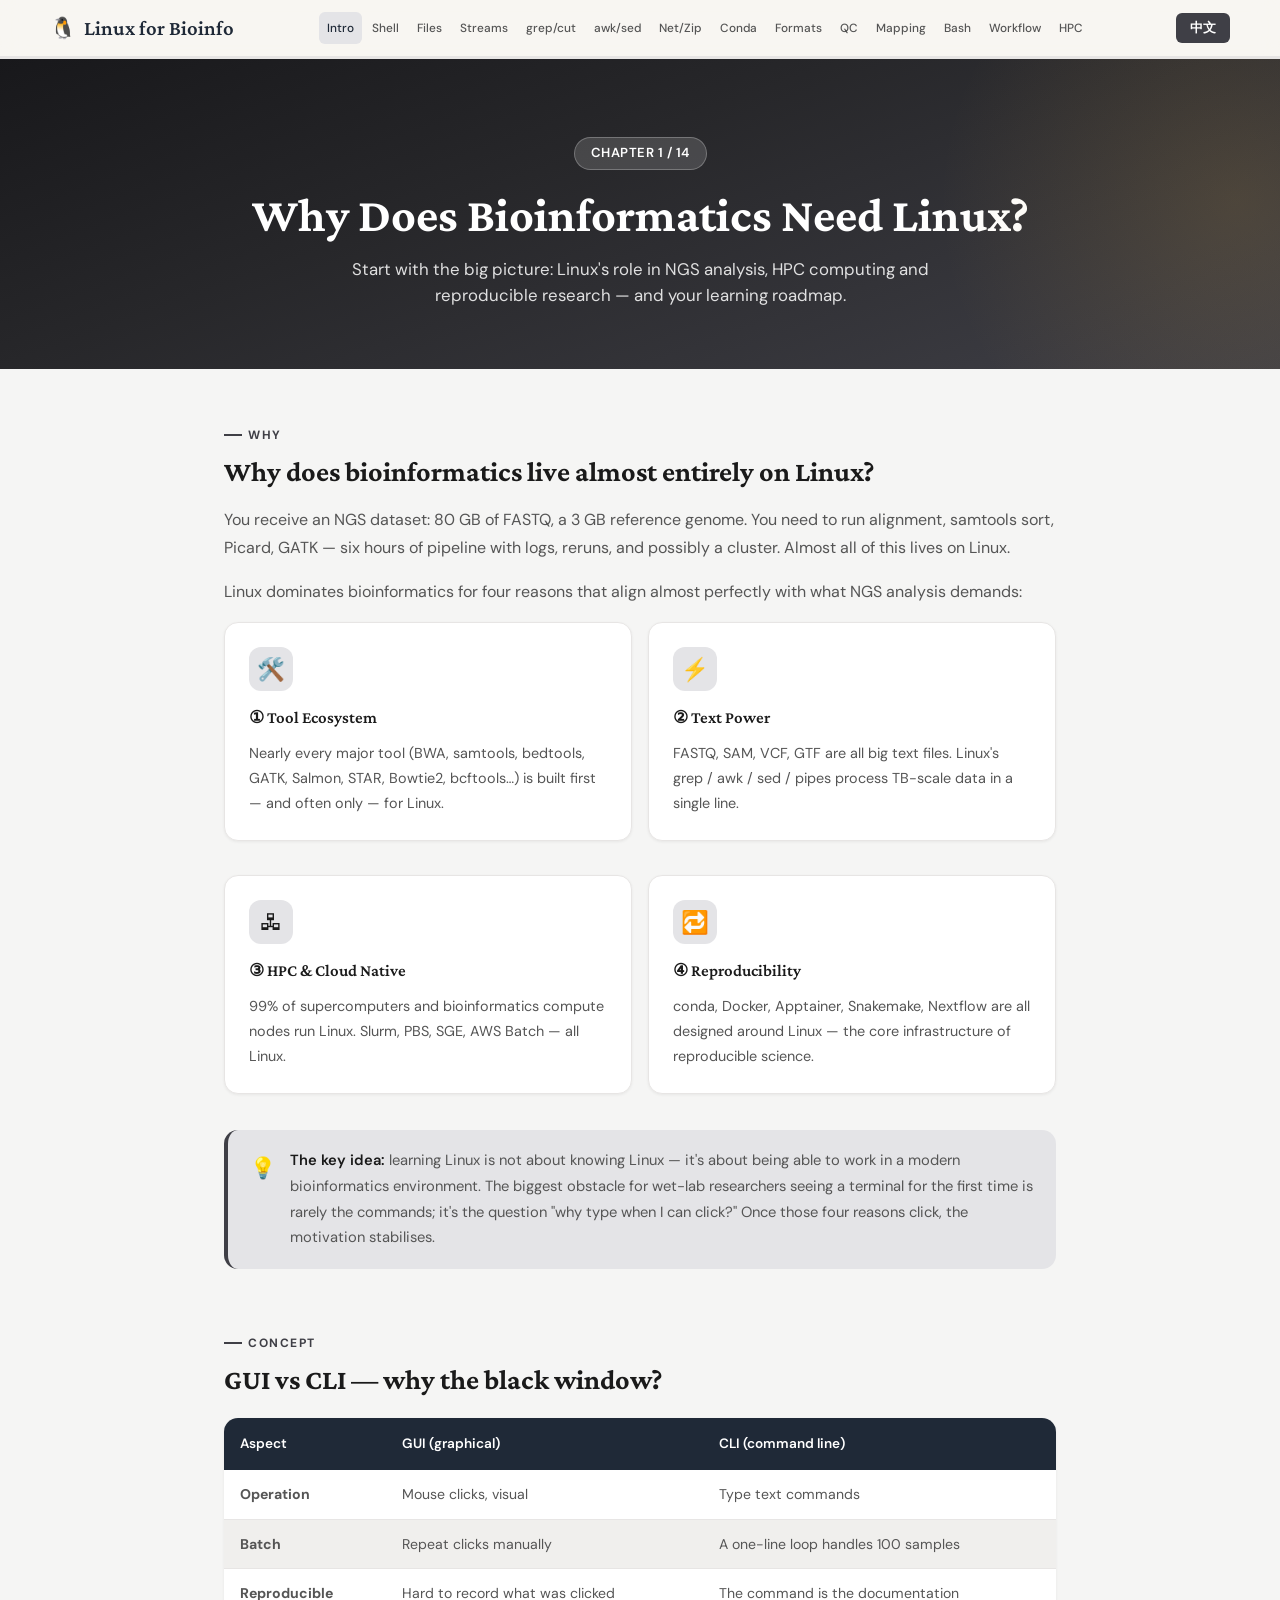
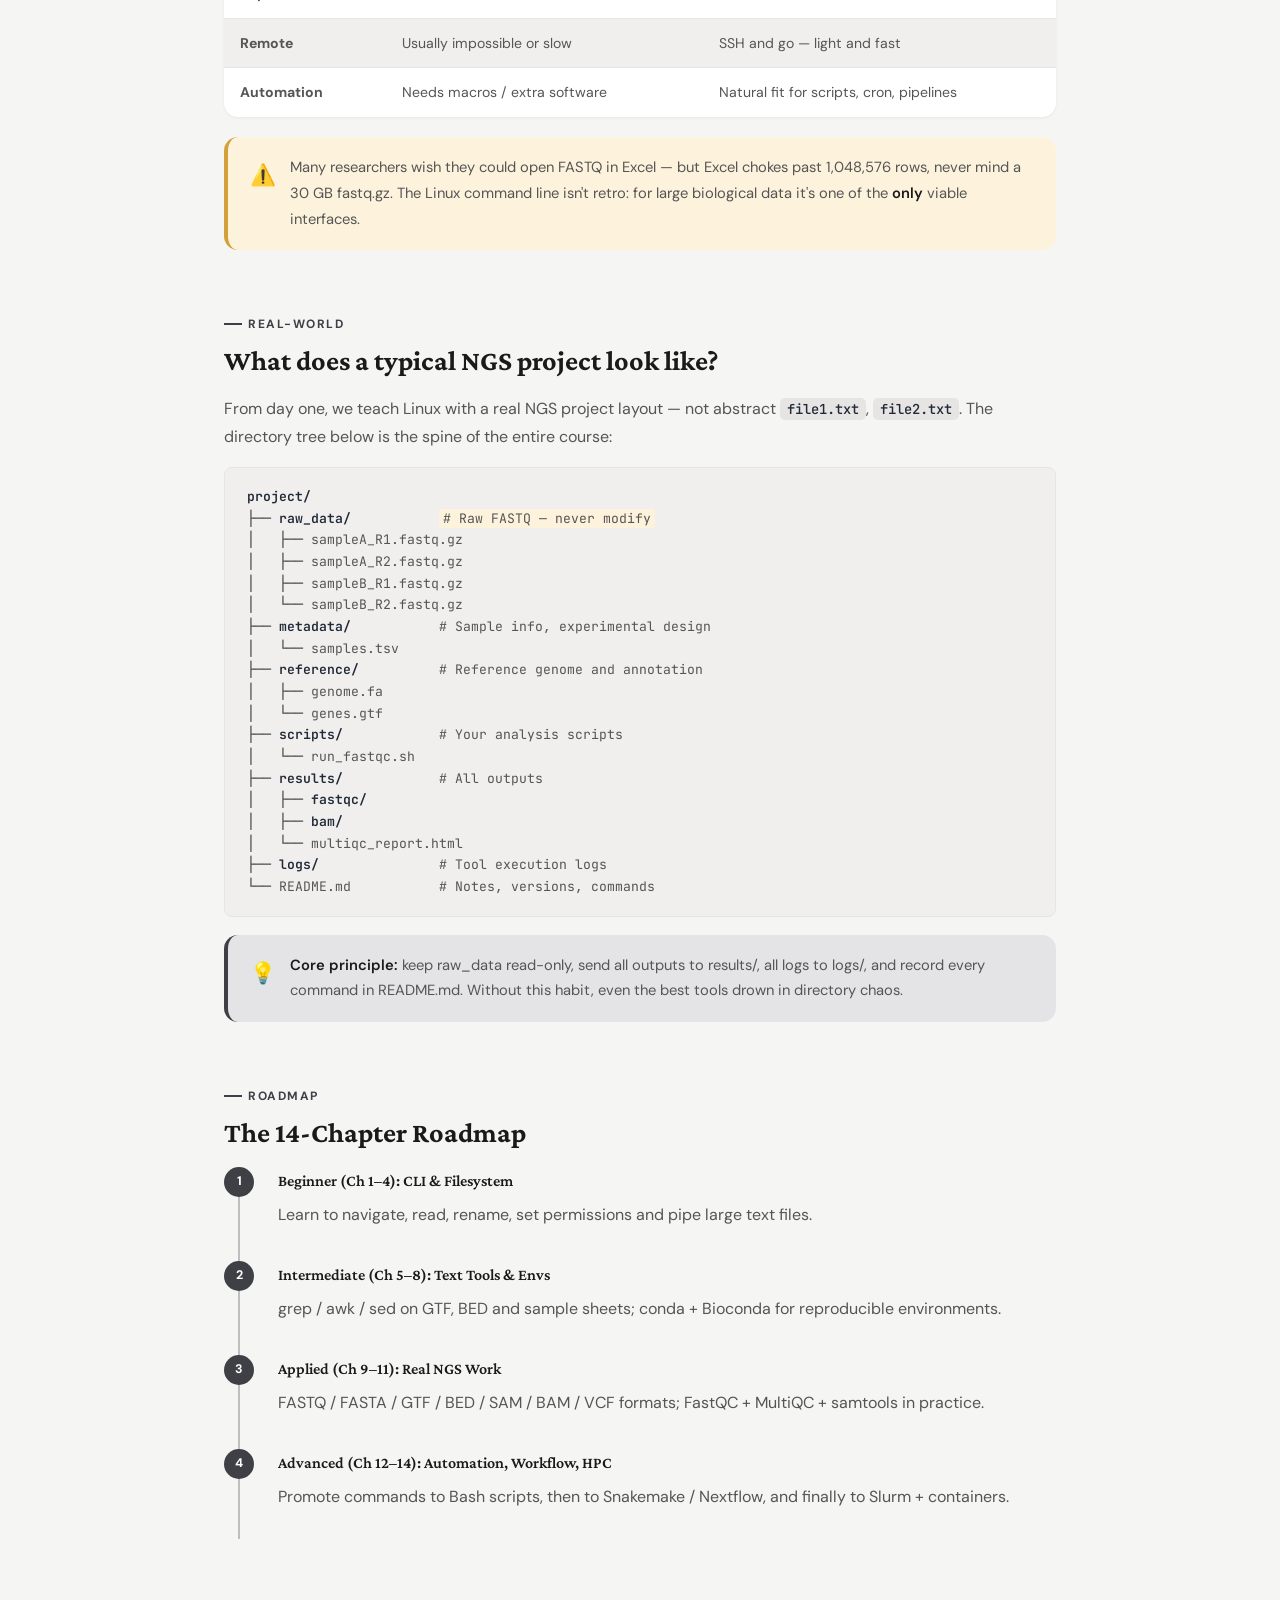
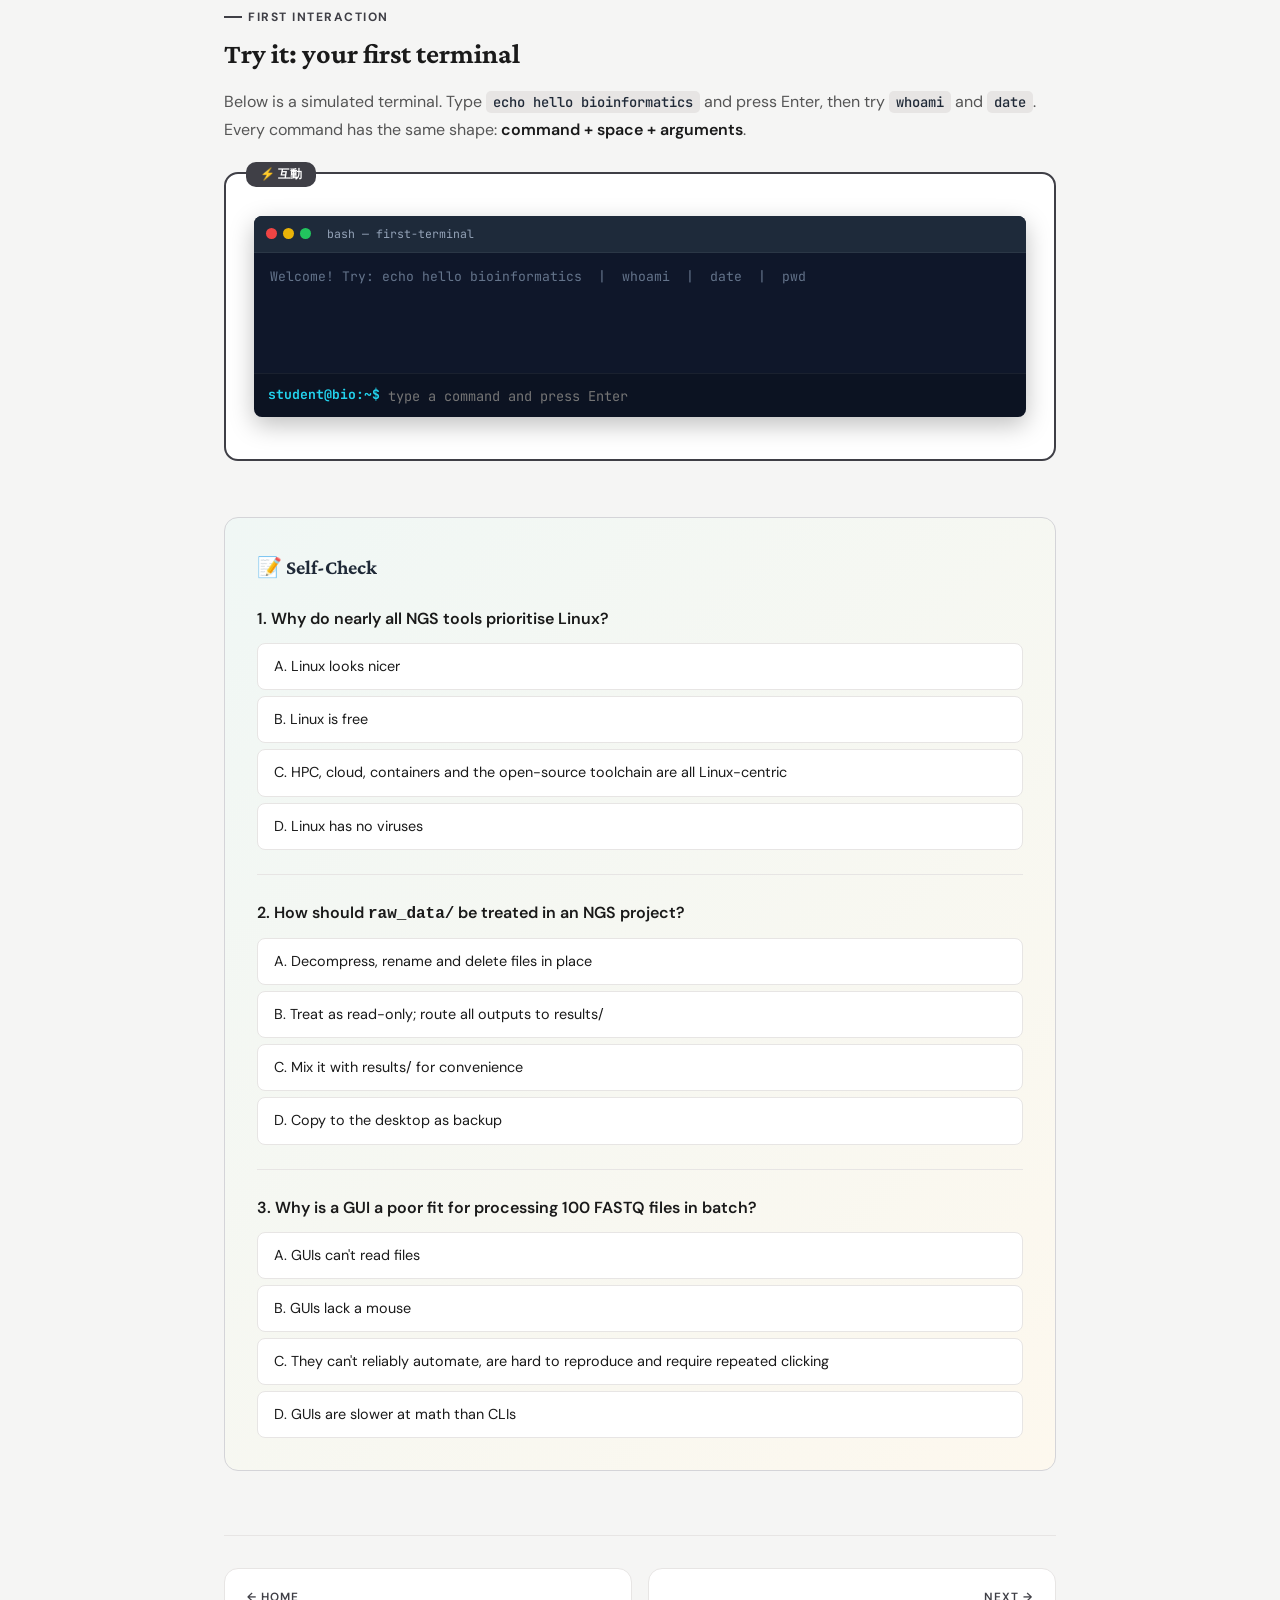
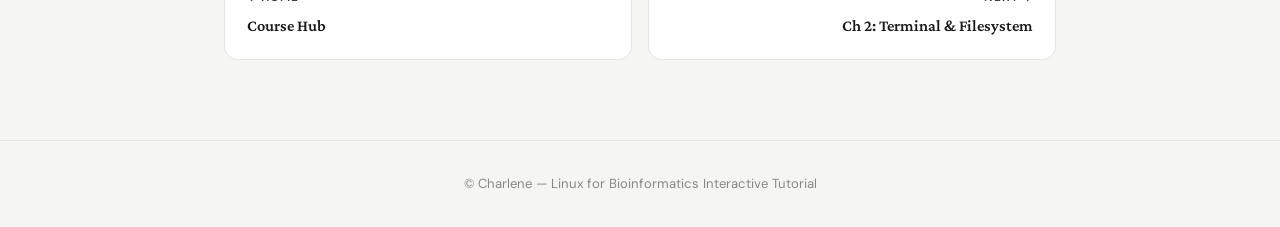
<file: intro.html>
<!DOCTYPE html><html lang="zh-Hant"><head><meta charset="UTF-8"><meta name="viewport" content="width=device-width,initial-scale=1.0">
<title>Ch 1: Why Linux for Bioinformatics — Linux Tutorial</title>
<link rel="stylesheet" href="styles.css">
</head><body>
<nav class="top-nav"><div class="top-nav-inner">
  <a href="index.html" class="top-nav-brand"><span>🐧</span> <span data-zh="Linux 生資教學" data-en="Linux for Bioinfo">Linux 生資教學</span></a>
  <ul class="top-nav-links">
    <li><a href="intro.html" class="active">Intro</a></li>
    <li><a href="filesystem.html">Shell</a></li>
    <li><a href="file-ops.html">Files</a></li>
    <li><a href="text-streams.html">Streams</a></li>
    <li><a href="grep-cut-sort.html">grep/cut</a></li>
    <li><a href="awk-sed.html">awk/sed</a></li>
    <li><a href="download-compress.html">Net/Zip</a></li>
    <li><a href="conda.html">Conda</a></li>
    <li><a href="bio-formats.html">Formats</a></li>
    <li><a href="ngs-qc.html">QC</a></li>
    <li><a href="mapping.html">Mapping</a></li>
    <li><a href="bash-scripting.html">Bash</a></li>
    <li><a href="workflow.html">Workflow</a></li>
    <li><a href="hpc-container.html">HPC</a></li>
  </ul>
</div></nav>
<div class="progress-bar-container"><div class="progress-bar" id="progressBar"></div></div>
<header class="page-hero"><div class="step-badge">CHAPTER 1 / 14</div>
<h1 data-zh="為什麼生物資訊需要 Linux？" data-en="Why Does Bioinformatics Need Linux?">為什麼生物資訊需要 Linux？</h1>
<p class="subtitle" data-lang="zh">先建立全局觀：Linux 在 NGS 分析、HPC 計算與可重現研究中的角色，以及這門課程的學習地圖。</p>
<p class="subtitle" data-lang="en">Start with the big picture: Linux's role in NGS analysis, HPC computing and reproducible research — and your learning roadmap.</p>
</header>
<main class="content-wrap">

<!-- ===== Section 1: Why Linux ===== -->
<section class="section">
<div class="section-label" data-zh="為什麼" data-en="WHY">為什麼</div>
<h2 data-zh="為什麼生物資訊幾乎全部跑在 Linux 上？" data-en="Why does bioinformatics live almost entirely on Linux?">為什麼生物資訊幾乎全部跑在 Linux 上？</h2>
<div data-lang="zh">
<p>當你拿到一份 NGS 資料，常見場景是：FASTQ 檔總計 80 GB、reference genome 3 GB、要跑 alignment、samtools sort、picard、GATK，整段流程要跑 6 小時、要記錄 log、要重跑、要在 cluster 上跑——這些工作幾乎全部依賴 Linux。</p>
<p>Linux 在生物資訊中如此普及，並不是偶然，而是因為它在四個面向上特別契合 NGS 分析的需求：</p>
</div>
<div data-lang="en">
<p>You receive an NGS dataset: 80 GB of FASTQ, a 3 GB reference genome. You need to run alignment, samtools sort, Picard, GATK — six hours of pipeline with logs, reruns, and possibly a cluster. Almost all of this lives on Linux.</p>
<p>Linux dominates bioinformatics for four reasons that align almost perfectly with what NGS analysis demands:</p>
</div>
<div class="card-grid cols-2">
  <div class="card"><div class="card-icon">🛠️</div><h4 data-zh="① 工具生態系" data-en="① Tool Ecosystem">① 工具生態系</h4>
    <p data-lang="zh">幾乎所有主流工具（BWA、samtools、bedtools、GATK、Salmon、STAR、Bowtie2、bcftools…）都以 Linux 為主要平台，許多甚至只有 Linux 版本。</p>
    <p data-lang="en">Nearly every major tool (BWA, samtools, bedtools, GATK, Salmon, STAR, Bowtie2, bcftools…) is built first — and often only — for Linux.</p></div>
  <div class="card"><div class="card-icon">⚡</div><h4 data-zh="② 文字處理威力" data-en="② Text Power">② 文字處理威力</h4>
    <p data-lang="zh">FASTQ、SAM、VCF、GTF 本質上都是大型文字檔。Linux 的 grep / awk / sed / pipe 能用一行指令處理 TB 級資料。</p>
    <p data-lang="en">FASTQ, SAM, VCF, GTF are all big text files. Linux's grep / awk / sed / pipes process TB-scale data in a single line.</p></div>
  <div class="card"><div class="card-icon">🖧</div><h4 data-zh="③ HPC 與雲端原生" data-en="③ HPC & Cloud Native">③ HPC 與雲端原生</h4>
    <p data-lang="zh">所有主流超級電腦與生物資訊計算節點 99% 跑 Linux。Slurm、PBS、SGE、AWS Batch 都是 Linux 環境。</p>
    <p data-lang="en">99% of supercomputers and bioinformatics compute nodes run Linux. Slurm, PBS, SGE, AWS Batch — all Linux.</p></div>
  <div class="card"><div class="card-icon">🔁</div><h4 data-zh="④ 可重現性" data-en="④ Reproducibility">④ 可重現性</h4>
    <p data-lang="zh">conda、Docker、Apptainer、Snakemake、Nextflow 都圍繞 Linux 設計，是科研可重現的核心基礎建設。</p>
    <p data-lang="en">conda, Docker, Apptainer, Snakemake, Nextflow are all designed around Linux — the core infrastructure of reproducible science.</p></div>
</div>
<div class="callout tip"><span class="callout-icon">💡</span><div>
  <p data-lang="zh"><strong>核心觀念：</strong>學 Linux 不是為了「會用 Linux」，而是為了「能在現代生物資訊環境中工作」。Wet-lab 出身、第一次看到 terminal 的研究人員，往往最大的障礙不是指令，而是「不知道為什麼要打字而不是用滑鼠點」。當你理解了上面四個原因，學習動機就會穩定下來。</p>
  <p data-lang="en"><strong>The key idea:</strong> learning Linux is not about knowing Linux — it's about being able to work in a modern bioinformatics environment. The biggest obstacle for wet-lab researchers seeing a terminal for the first time is rarely the commands; it's the question "why type when I can click?" Once those four reasons click, the motivation stabilises.</p>
</div></div>
</section>

<!-- ===== Section 2: GUI vs CLI ===== -->
<section class="section">
<div class="section-label" data-zh="觀念" data-en="CONCEPT">觀念</div>
<h2 data-zh="GUI 與 CLI 的差別 — 為什麼要用「黑黑的視窗」？" data-en="GUI vs CLI — why the black window?">GUI 與 CLI 的差別 — 為什麼要用「黑黑的視窗」？</h2>
<table class="comp-table">
<thead><tr><th data-zh="面向" data-en="Aspect">面向</th><th data-zh="GUI（圖形介面）" data-en="GUI (graphical)">GUI（圖形介面）</th><th data-zh="CLI（命令列）" data-en="CLI (command line)">CLI（命令列）</th></tr></thead>
<tbody>
  <tr><td><strong data-zh="操作方式" data-en="Operation">操作方式</strong></td>
      <td data-zh="滑鼠點擊、視覺化" data-en="Mouse clicks, visual">滑鼠點擊、視覺化</td>
      <td data-zh="輸入文字指令" data-en="Type text commands">輸入文字指令</td></tr>
  <tr><td><strong data-zh="批次處理" data-en="Batch">批次處理</strong></td>
      <td data-zh="需重複手動點擊" data-en="Repeat clicks manually">需重複手動點擊</td>
      <td data-zh="用 loop 一行搞定 100 個樣本" data-en="A one-line loop handles 100 samples">用 loop 一行搞定 100 個樣本</td></tr>
  <tr><td><strong data-zh="可重現性" data-en="Reproducible">可重現性</strong></td>
      <td data-zh="很難記錄「按了哪些」" data-en="Hard to record what was clicked">很難記錄「按了哪些」</td>
      <td data-zh="指令本身就是文件 + 紀錄" data-en="The command is the documentation">指令本身就是文件 + 紀錄</td></tr>
  <tr><td><strong data-zh="遠端執行" data-en="Remote">遠端執行</strong></td>
      <td data-zh="通常無法或極慢" data-en="Usually impossible or slow">通常無法或極慢</td>
      <td data-zh="SSH 連線即可，輕量高速" data-en="SSH and go — light and fast">SSH 連線即可，輕量高速</td></tr>
  <tr><td><strong data-zh="自動化" data-en="Automation">自動化</strong></td>
      <td data-zh="需要額外巨集或軟體" data-en="Needs macros / extra software">需要額外巨集或軟體</td>
      <td data-zh="天然可寫成 script、cron、pipeline" data-en="Natural fit for scripts, cron, pipelines">天然可寫成 script、cron、pipeline</td></tr>
</tbody></table>
<div class="callout warn"><span class="callout-icon">⚠️</span><div>
<p data-lang="zh">許多研究人員希望「用 Excel 處理 FASTQ」——但 Excel 連 1,048,576 列以上的資料都打不開，更別提 30 GB 的 fastq.gz。Linux 命令列不是復古，而是大型生物資料的<strong>唯一可行</strong>處理方式之一。</p>
<p data-lang="en">Many researchers wish they could open FASTQ in Excel — but Excel chokes past 1,048,576 rows, never mind a 30 GB fastq.gz. The Linux command line isn't retro: for large biological data it's one of the <strong>only</strong> viable interfaces.</p>
</div></div>
</section>

<!-- ===== Section 3: NGS Project Tree ===== -->
<section class="section">
<div class="section-label" data-zh="實作場景" data-en="REAL-WORLD">實作場景</div>
<h2 data-zh="一個典型的 NGS 分析專案長什麼樣？" data-en="What does a typical NGS project look like?">一個典型的 NGS 分析專案長什麼樣？</h2>
<div data-lang="zh"><p>從第一週開始，我們就會用「真實的 NGS 專案結構」來教 Linux，而不是抽象的 <code>file1.txt</code>、<code>file2.txt</code>。下面這個資料夾結構，會貫穿整門課程：</p></div>
<div data-lang="en"><p>From day one, we teach Linux with a real NGS project layout — not abstract <code>file1.txt</code>, <code>file2.txt</code>. The directory tree below is the spine of the entire course:</p></div>
<pre class="fs-tree"><span class="dir">project/</span>
├── <span class="dir">raw_data/</span>           <span class="hi"><span data-zh="# 原始 FASTQ（不要動！）" data-en="# Raw FASTQ — never modify"># 原始 FASTQ（不要動！）</span></span>
│   ├── <span class="file">sampleA_R1.fastq.gz</span>
│   ├── <span class="file">sampleA_R2.fastq.gz</span>
│   ├── <span class="file">sampleB_R1.fastq.gz</span>
│   └── <span class="file">sampleB_R2.fastq.gz</span>
├── <span class="dir">metadata/</span>           <span data-zh="# 樣本資訊、實驗設計" data-en="# Sample info, experimental design"># 樣本資訊、實驗設計</span>
│   └── <span class="file">samples.tsv</span>
├── <span class="dir">reference/</span>          <span data-zh="# 參考基因體與 annotation" data-en="# Reference genome and annotation"># 參考基因體與 annotation</span>
│   ├── <span class="file">genome.fa</span>
│   └── <span class="file">genes.gtf</span>
├── <span class="dir">scripts/</span>            <span data-zh="# 自己的分析腳本" data-en="# Your analysis scripts"># 自己的分析腳本</span>
│   └── <span class="file">run_fastqc.sh</span>
├── <span class="dir">results/</span>            <span data-zh="# 所有產出" data-en="# All outputs"># 所有產出</span>
│   ├── <span class="dir">fastqc/</span>
│   ├── <span class="dir">bam/</span>
│   └── <span class="file">multiqc_report.html</span>
├── <span class="dir">logs/</span>               <span data-zh="# 工具執行紀錄" data-en="# Tool execution logs"># 工具執行紀錄</span>
└── <span class="file">README.md</span>           <span data-zh="# 說明、版本、命令" data-en="# Notes, versions, commands"># 說明、版本、命令</span>
</pre>
<div class="callout tip"><span class="callout-icon">💡</span><div>
<p data-lang="zh"><strong>核心原則：</strong>raw_data 永遠唯讀，所有產出都進 results/，所有 log 都進 logs/，所有指令版本都記到 README.md。沒有這個習慣，再強的工具都會被混亂的資料夾吃掉。</p>
<p data-lang="en"><strong>Core principle:</strong> keep raw_data read-only, send all outputs to results/, all logs to logs/, and record every command in README.md. Without this habit, even the best tools drown in directory chaos.</p>
</div></div>
</section>

<!-- ===== Section 4: Roadmap ===== -->
<section class="section">
<div class="section-label" data-zh="課程地圖" data-en="ROADMAP">課程地圖</div>
<h2 data-zh="14 章學習地圖" data-en="The 14-Chapter Roadmap">14 章學習地圖</h2>
<div class="workflow">
  <div class="workflow-step" data-step="1"><h4 data-zh="基礎篇 (Ch 1–4)：命令列與檔案系統" data-en="Beginner (Ch 1–4): CLI & Filesystem">基礎篇 (Ch 1–4)：命令列與檔案系統</h4>
    <p data-lang="zh">學會在 Linux 中找路、看檔、改名、設定權限、用 pipe 處理大型純文字檔。</p>
    <p data-lang="en">Learn to navigate, read, rename, set permissions and pipe large text files.</p></div>
  <div class="workflow-step" data-step="2"><h4 data-zh="中階篇 (Ch 5–8)：文字工具與環境管理" data-en="Intermediate (Ch 5–8): Text Tools & Envs">中階篇 (Ch 5–8)：文字工具與環境管理</h4>
    <p data-lang="zh">grep / awk / sed 處理 GTF、BED、sample sheet；用 conda + Bioconda 管理可重現環境。</p>
    <p data-lang="en">grep / awk / sed on GTF, BED and sample sheets; conda + Bioconda for reproducible environments.</p></div>
  <div class="workflow-step" data-step="3"><h4 data-zh="生資應用篇 (Ch 9–11)：真實 NGS 工作流" data-en="Applied (Ch 9–11): Real NGS Work">生資應用篇 (Ch 9–11)：真實 NGS 工作流</h4>
    <p data-lang="zh">理解 FASTQ / FASTA / GTF / BED / SAM / BAM / VCF 格式；FastQC + MultiQC + samtools 實作。</p>
    <p data-lang="en">FASTQ / FASTA / GTF / BED / SAM / BAM / VCF formats; FastQC + MultiQC + samtools in practice.</p></div>
  <div class="workflow-step" data-step="4"><h4 data-zh="進階篇 (Ch 12–14)：自動化、Workflow、HPC" data-en="Advanced (Ch 12–14): Automation, Workflow, HPC">進階篇 (Ch 12–14)：自動化、Workflow、HPC</h4>
    <p data-lang="zh">把指令寫成 Bash script，再升級到 Snakemake / Nextflow，最後部署到 Slurm 與 container。</p>
    <p data-lang="en">Promote commands to Bash scripts, then to Snakemake / Nextflow, and finally to Slurm + containers.</p></div>
</div>
</section>

<!-- ===== Section 5: First Terminal ===== -->
<section class="section">
<div class="section-label" data-zh="第一次互動" data-en="FIRST INTERACTION">第一次互動</div>
<h2 data-zh="先試試看：你的第一個 terminal" data-en="Try it: your first terminal">先試試看：你的第一個 terminal</h2>
<div data-lang="zh"><p>下方是一個模擬 terminal。試著輸入 <code>echo hello bioinformatics</code> 然後按 Enter，再輸入 <code>whoami</code>、<code>date</code>。每一個指令的「形狀」都是：<strong>命令 + 空格 + 參數</strong>。</p></div>
<div data-lang="en"><p>Below is a simulated terminal. Type <code>echo hello bioinformatics</code> and press Enter, then try <code>whoami</code> and <code>date</code>. Every command has the same shape: <strong>command + space + arguments</strong>.</p></div>
<div class="interactive-panel">
<div data-term-id="t-intro"></div>
</div>
</section>

<!-- ===== Section 6: Quiz ===== -->
<section class="quiz-section">
<h3>📝 <span data-zh="自我檢測" data-en="Self-Check">自我檢測</span></h3>
<div class="quiz-q" data-answer="2" data-explain-zh="HPC、雲端、容器、Bioconda、Snakemake/Nextflow 全部基於 Linux，是真正的原因；其他選項或不正確或不是主因。" data-explain-en="HPC, cloud, containers, Bioconda and Snakemake/Nextflow are all Linux-based — that's the real reason.">
<p data-lang="zh">1. 為什麼幾乎所有 NGS 工具優先支援 Linux？</p>
<p data-lang="en">1. Why do nearly all NGS tools prioritise Linux?</p>
<div class="quiz-options">
<div class="quiz-opt" data-idx="0"><span data-lang="zh">A. Linux 比較漂亮</span><span data-lang="en">A. Linux looks nicer</span></div>
<div class="quiz-opt" data-idx="1"><span data-lang="zh">B. Linux 是免費的</span><span data-lang="en">B. Linux is free</span></div>
<div class="quiz-opt" data-idx="2"><span data-lang="zh">C. HPC、雲端、容器、開源工具生態系都圍繞 Linux 建置</span><span data-lang="en">C. HPC, cloud, containers and the open-source toolchain are all Linux-centric</span></div>
<div class="quiz-opt" data-idx="3"><span data-lang="zh">D. Linux 沒有病毒</span><span data-lang="en">D. Linux has no viruses</span></div>
</div>
<div class="quiz-feedback"></div></div>

<div class="quiz-q" data-answer="1" data-explain-zh="raw_data 是不可重生的金本位資料，必須唯讀；產出與紀錄要分離。" data-explain-en="Raw data is irreplaceable ground truth — keep it read-only; separate outputs and logs.">
<p data-lang="zh">2. 在 NGS 專案中，<code>raw_data/</code> 應該如何處理？</p>
<p data-lang="en">2. How should <code>raw_data/</code> be treated in an NGS project?</p>
<div class="quiz-options">
<div class="quiz-opt" data-idx="0"><span data-lang="zh">A. 直接在裡面解壓、改名、刪檔</span><span data-lang="en">A. Decompress, rename and delete files in place</span></div>
<div class="quiz-opt" data-idx="1"><span data-lang="zh">B. 視為唯讀（read-only），所有產出都導到 results/</span><span data-lang="en">B. Treat as read-only; route all outputs to results/</span></div>
<div class="quiz-opt" data-idx="2"><span data-lang="zh">C. 跟 results/ 混在一起方便比較</span><span data-lang="en">C. Mix it with results/ for convenience</span></div>
<div class="quiz-opt" data-idx="3"><span data-lang="zh">D. 上傳到桌面備份</span><span data-lang="en">D. Copy to the desktop as backup</span></div>
</div>
<div class="quiz-feedback"></div></div>

<div class="quiz-q" data-answer="2" data-explain-zh="批次與可重現性是 GUI 最弱的兩件事，CLI 可以一行 loop 處理 100 個樣本並留下完整紀錄。" data-explain-en="Batch and reproducibility are the GUI's weakest points; one CLI loop handles 100 samples and leaves a full record.">
<p data-lang="zh">3. 為什麼 GUI 對於批次處理 100 個 FASTQ 檔不適合？</p>
<p data-lang="en">3. Why is a GUI a poor fit for processing 100 FASTQ files in batch?</p>
<div class="quiz-options">
<div class="quiz-opt" data-idx="0"><span data-lang="zh">A. GUI 不能讀檔案</span><span data-lang="en">A. GUIs can't read files</span></div>
<div class="quiz-opt" data-idx="1"><span data-lang="zh">B. GUI 沒有滑鼠</span><span data-lang="en">B. GUIs lack a mouse</span></div>
<div class="quiz-opt" data-idx="2"><span data-lang="zh">C. 無法精確自動化、難以重現、需手動重複點擊</span><span data-lang="en">C. They can't reliably automate, are hard to reproduce and require repeated clicking</span></div>
<div class="quiz-opt" data-idx="3"><span data-lang="zh">D. GUI 比 CLI 更慢處理數字</span><span data-lang="en">D. GUIs are slower at math than CLIs</span></div>
</div>
<div class="quiz-feedback"></div></div>
</section>

<nav class="page-nav">
  <a href="index.html"><span class="nav-dir" data-zh="← 首頁" data-en="← Home">← 首頁</span><span class="nav-title" data-zh="課程總覽" data-en="Course Hub">課程總覽</span></a>
  <a href="filesystem.html"><span class="nav-dir" data-zh="下一章 →" data-en="Next →">下一章 →</span><span class="nav-title">Ch 2: Terminal & Filesystem</span></a>
</nav>
</main>
<footer class="site-footer">© Charlene — Linux for Bioinformatics Interactive Tutorial</footer>
<script src="i18n.js"></script>
<script src="common.js"></script>
<script>
TermSim.create('t-intro',{
  prompt:'student@bio:~$',
  title:'first-terminal',
  banner:'Welcome! Try: echo hello bioinformatics  |  whoami  |  date  |  pwd',
  validate:function(cmd){
    const c=cmd.trim();
    if(c.startsWith('echo ')){
      return {ok:true,out:c.slice(5)};
    }
    if(c==='whoami') return {ok:true,out:'student'};
    if(c==='date')   return {ok:true,out:'Sat May 02 10:00:00 UTC 2026'};
    if(c==='pwd')    return {ok:true,out:'/home/student'};
    if(c==='ls')     return {ok:true,out:'project/  README.md'};
    if(c==='clear'||c==='cls'){ document.querySelector('[data-term-id="t-intro"] .terminal-body').innerHTML=''; return {ok:true,out:''}; }
    if(c.startsWith('cd '))  return {ok:false,err:true,out:'(this demo terminal does not change directories — try cd in Ch 2)'};
    return {ok:false,err:true,out:'sh: command not found: '+c+'  — try one of: echo, whoami, date, pwd, ls'};
  }
});
</script>
</body></html>
</file>
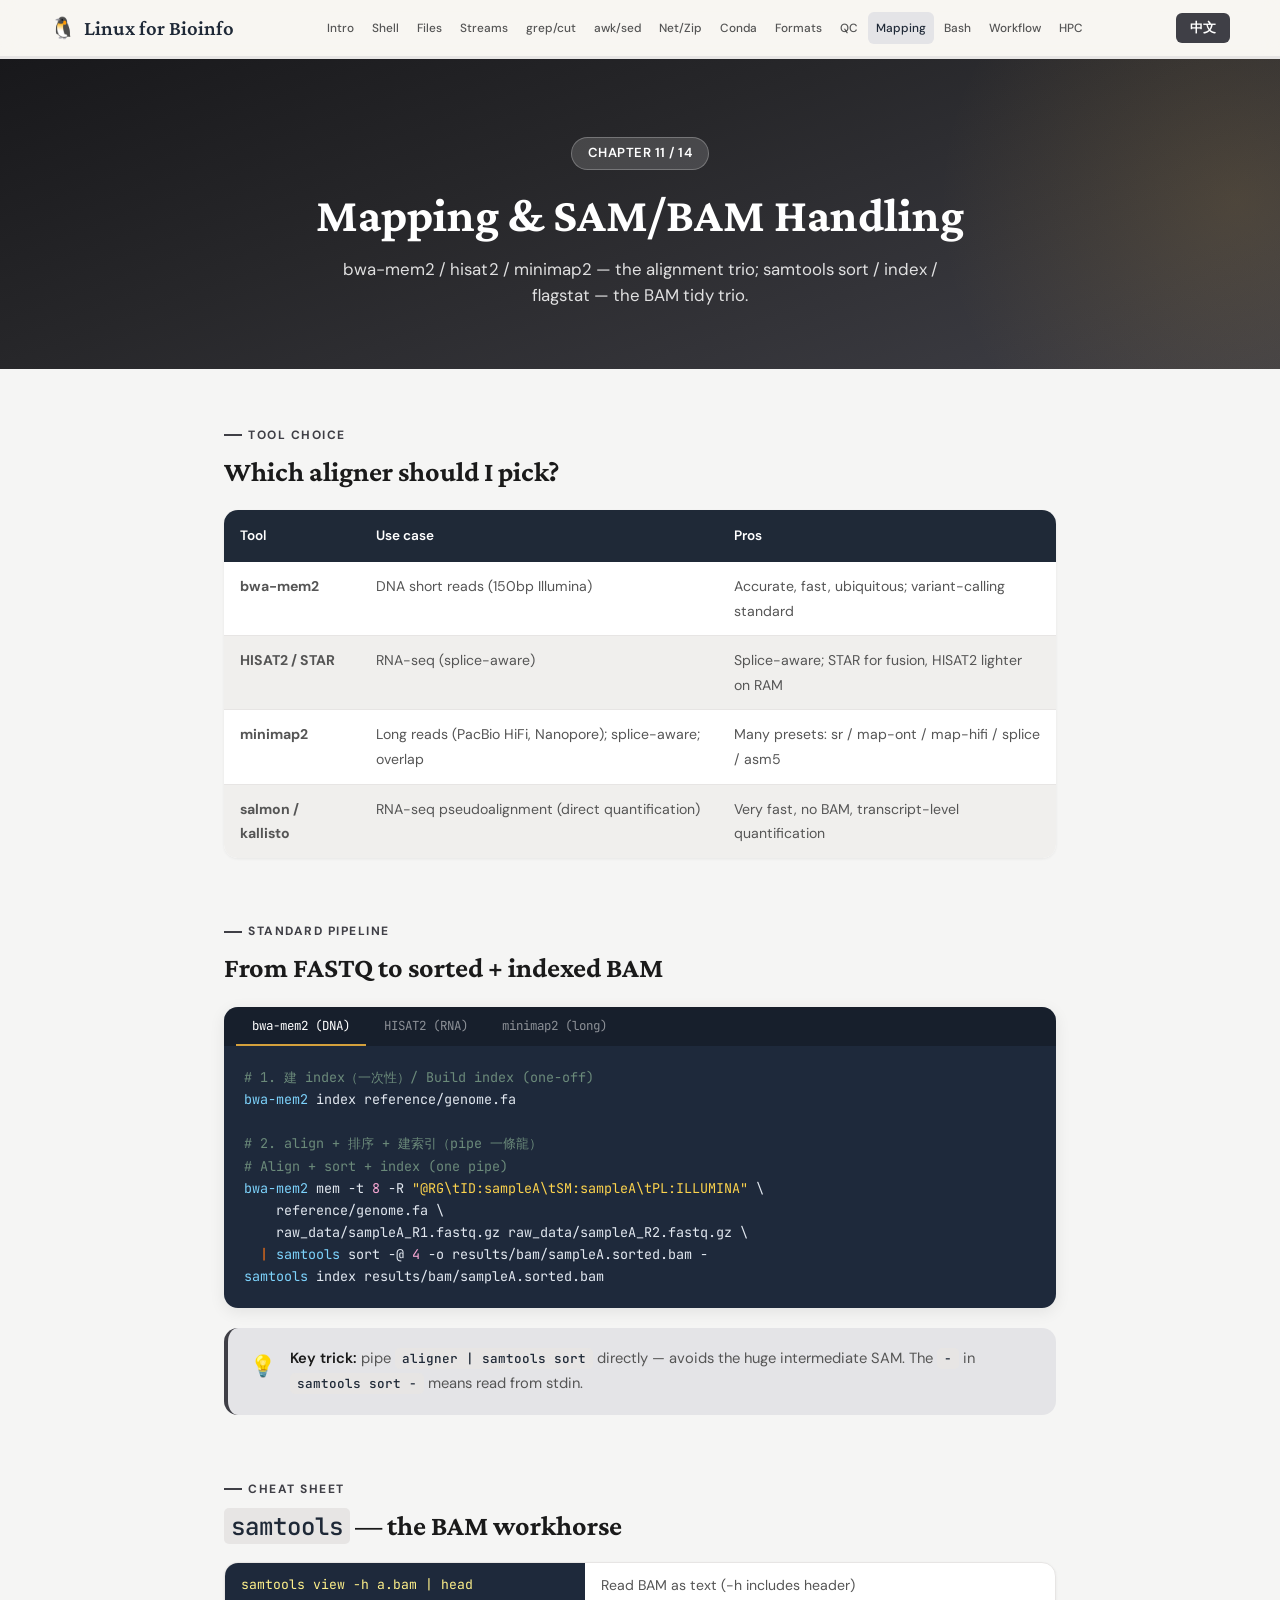
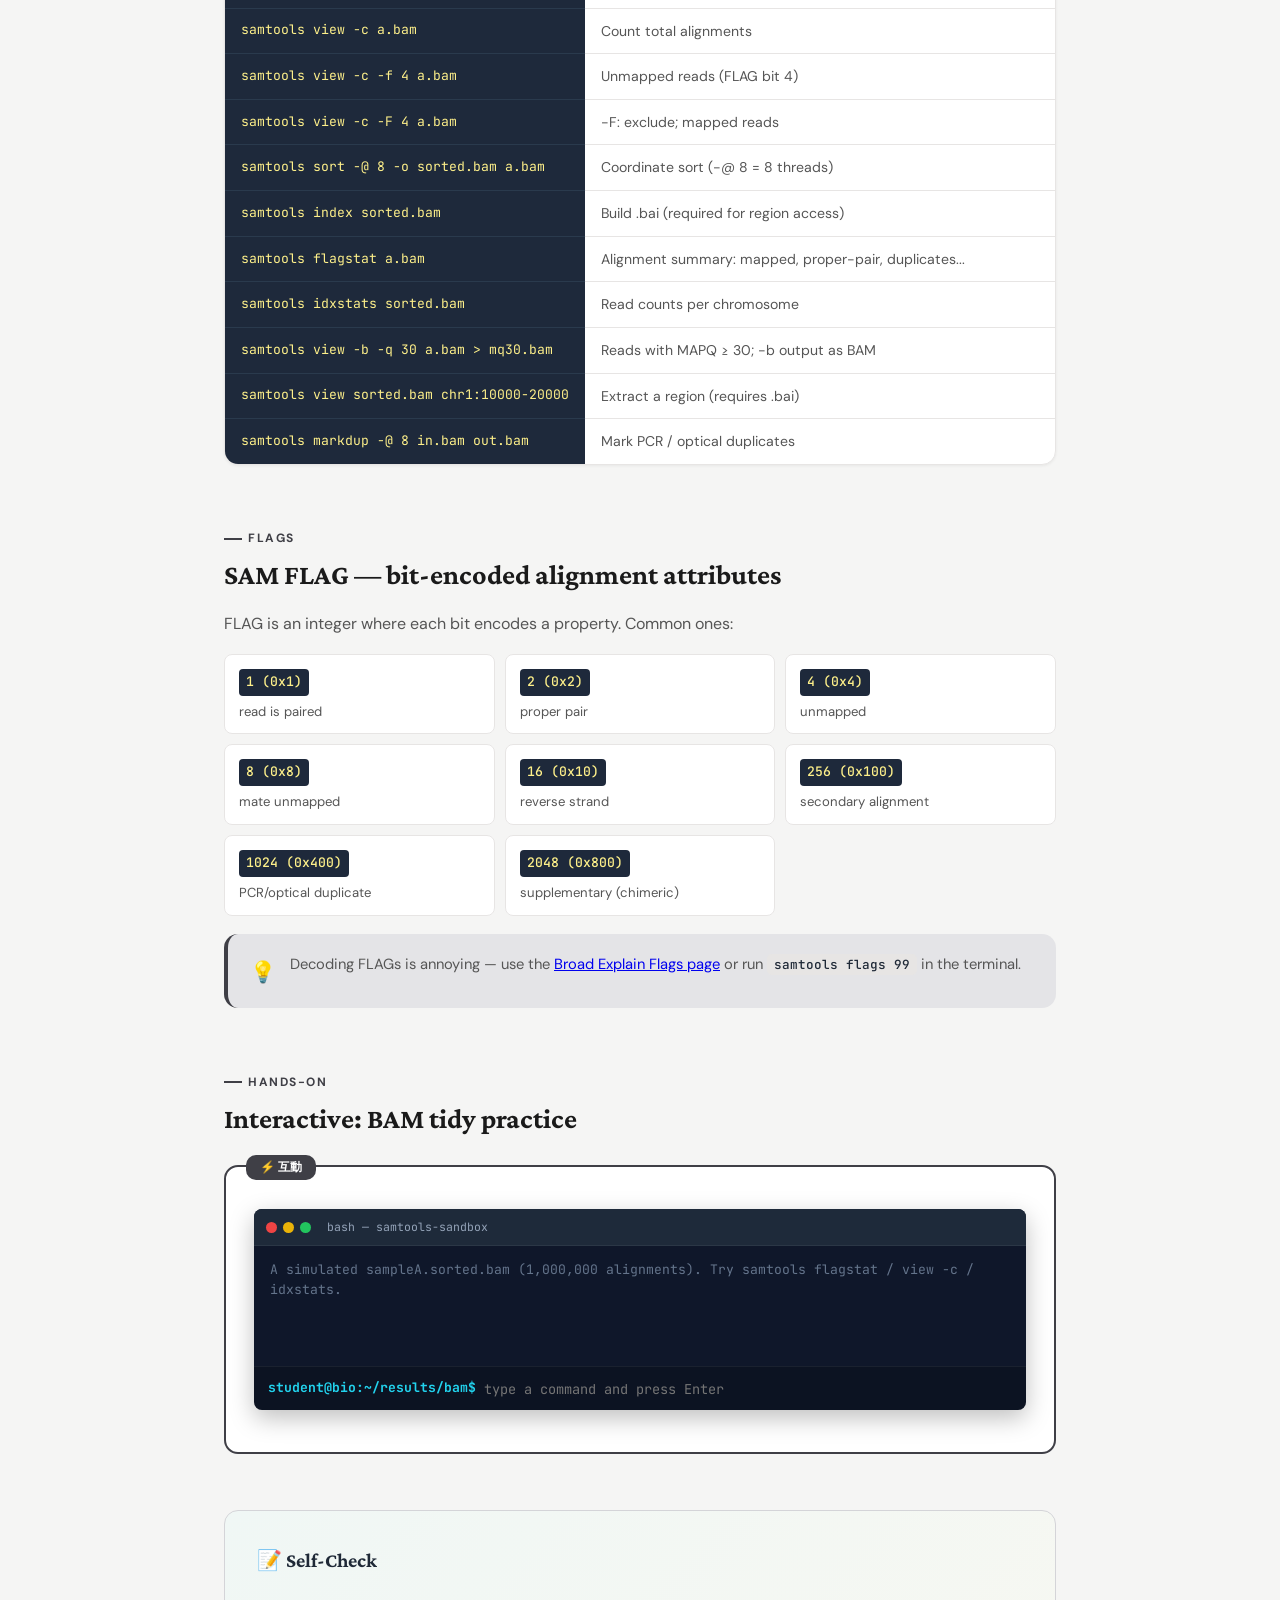
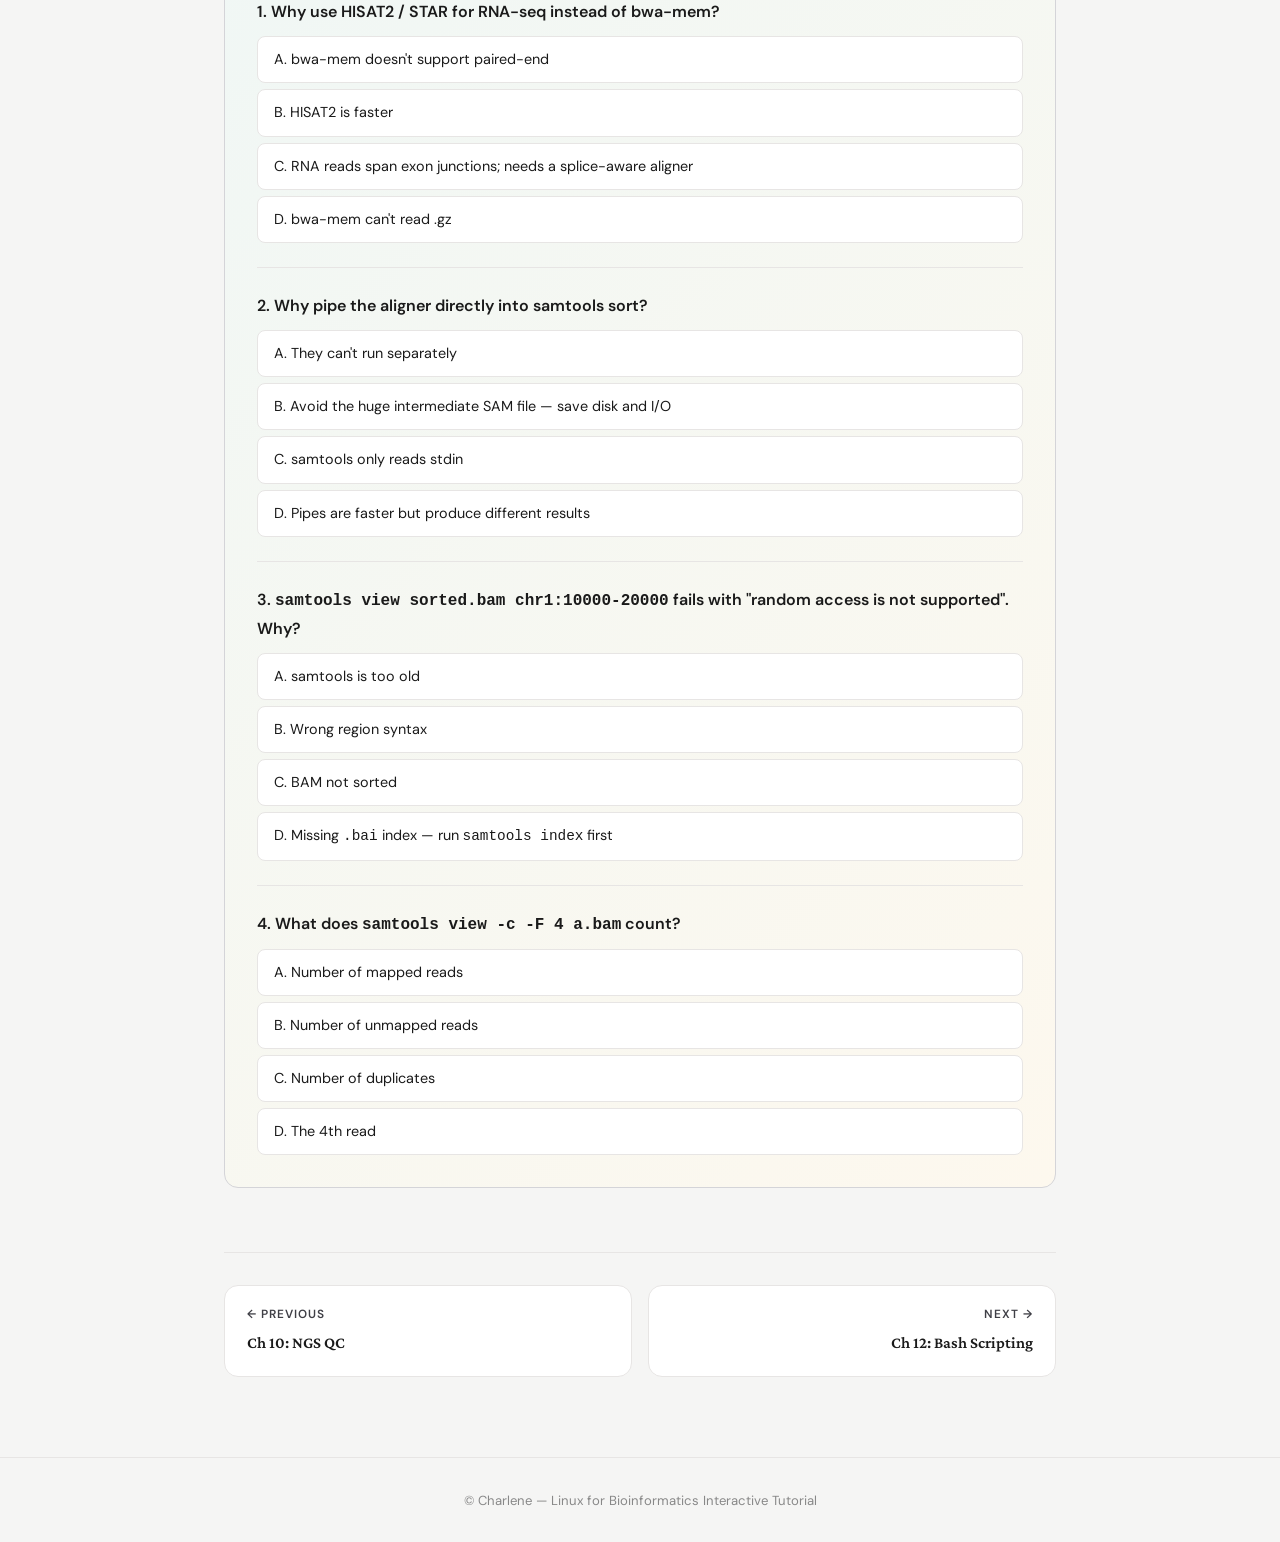
<file: mapping.html>
<!DOCTYPE html><html lang="zh-Hant"><head><meta charset="UTF-8"><meta name="viewport" content="width=device-width,initial-scale=1.0">
<title>Ch 11: Mapping & SAM/BAM — Linux Tutorial</title>
<link rel="stylesheet" href="styles.css">
</head><body>
<nav class="top-nav"><div class="top-nav-inner">
  <a href="index.html" class="top-nav-brand"><span>🐧</span> <span data-zh="Linux 生資教學" data-en="Linux for Bioinfo">Linux 生資教學</span></a>
  <ul class="top-nav-links">
    <li><a href="intro.html">Intro</a></li><li><a href="filesystem.html">Shell</a></li><li><a href="file-ops.html">Files</a></li><li><a href="text-streams.html">Streams</a></li><li><a href="grep-cut-sort.html">grep/cut</a></li><li><a href="awk-sed.html">awk/sed</a></li><li><a href="download-compress.html">Net/Zip</a></li><li><a href="conda.html">Conda</a></li><li><a href="bio-formats.html">Formats</a></li><li><a href="ngs-qc.html">QC</a></li><li><a href="mapping.html" class="active">Mapping</a></li><li><a href="bash-scripting.html">Bash</a></li><li><a href="workflow.html">Workflow</a></li><li><a href="hpc-container.html">HPC</a></li>
  </ul>
</div></nav>
<div class="progress-bar-container"><div class="progress-bar" id="progressBar"></div></div>
<header class="page-hero"><div class="step-badge">CHAPTER 11 / 14</div>
<h1 data-zh="Mapping 與 SAM/BAM 處理" data-en="Mapping & SAM/BAM Handling">Mapping 與 SAM/BAM 處理</h1>
<p class="subtitle" data-lang="zh">bwa-mem2 / hisat2 / minimap2 — alignment 三大工具；samtools sort / index / flagstat — BAM 整理三件套。</p>
<p class="subtitle" data-lang="en">bwa-mem2 / hisat2 / minimap2 — the alignment trio; samtools sort / index / flagstat — the BAM tidy trio.</p>
</header>
<main class="content-wrap">

<section class="section">
<div class="section-label" data-zh="工具選擇" data-en="TOOL CHOICE">工具選擇</div>
<h2 data-zh="aligner 該選哪一個？" data-en="Which aligner should I pick?">aligner 該選哪一個？</h2>
<table class="comp-table">
<thead><tr><th data-zh="工具" data-en="Tool">工具</th><th data-zh="適用" data-en="Use case">適用</th><th data-zh="優點" data-en="Pros">優點</th></tr></thead>
<tbody>
<tr><td><strong>bwa-mem2</strong></td><td data-zh="DNA short reads（150bp Illumina）" data-en="DNA short reads (150bp Illumina)">DNA short reads</td><td data-zh="準確、快、社群最廣；variant calling 標準" data-en="Accurate, fast, ubiquitous; variant-calling standard">準確、社群最廣</td></tr>
<tr><td><strong>HISAT2 / STAR</strong></td><td data-zh="RNA-seq（splice-aware）" data-en="RNA-seq (splice-aware)">RNA-seq</td><td data-zh="支援 splice junction；STAR 適合 fusion，HISAT2 較省記憶體" data-en="Splice-aware; STAR for fusion, HISAT2 lighter on RAM">支援 splice</td></tr>
<tr><td><strong>minimap2</strong></td><td data-zh="長讀（PacBio HiFi、Nanopore）；splice-aware；overlap" data-en="Long reads (PacBio HiFi, Nanopore); splice-aware; overlap">長讀 / 多模式</td><td data-zh="多模式：sr / map-ont / map-hifi / splice / asm5" data-en="Many presets: sr / map-ont / map-hifi / splice / asm5">多模式預設</td></tr>
<tr><td><strong>salmon / kallisto</strong></td><td data-zh="RNA-seq pseudoalignment（直接量化）" data-en="RNA-seq pseudoalignment (direct quantification)">RNA-seq 量化</td><td data-zh="速度極快、不產生 BAM；轉錄本層級量化" data-en="Very fast, no BAM, transcript-level quantification">速度極快、不產生 BAM</td></tr>
</tbody></table>
</section>

<!-- Alignment pipeline -->
<section class="section">
<div class="section-label" data-zh="標準流程" data-en="STANDARD PIPELINE">標準流程</div>
<h2 data-zh="從 FASTQ 到 sorted+indexed BAM" data-en="From FASTQ to sorted + indexed BAM">從 FASTQ 到 sorted+indexed BAM</h2>
<div class="code-tabs">
<div class="code-tab-btns">
<button class="code-tab-btn active" onclick="switchTab(this,'m1')">bwa-mem2 (DNA)</button>
<button class="code-tab-btn" onclick="switchTab(this,'m2')">HISAT2 (RNA)</button>
<button class="code-tab-btn" onclick="switchTab(this,'m3')">minimap2 (long)</button>
</div>
<div class="code-tab-content active" id="m1"><pre><span class="comment"># 1. 建 index（一次性）/ Build index (one-off)</span>
<span class="func">bwa-mem2</span> index reference/genome.fa

<span class="comment"># 2. align + 排序 + 建索引（pipe 一條龍）
# Align + sort + index (one pipe)</span>
<span class="func">bwa-mem2</span> mem -t <span class="num">8</span> -R <span class="str">"@RG\tID:sampleA\tSM:sampleA\tPL:ILLUMINA"</span> \
    reference/genome.fa \
    raw_data/sampleA_R1.fastq.gz raw_data/sampleA_R2.fastq.gz \
  <span class="op">|</span> <span class="func">samtools</span> sort -@ <span class="num">4</span> -o results/bam/sampleA.sorted.bam -
<span class="func">samtools</span> index results/bam/sampleA.sorted.bam</pre></div>
<div class="code-tab-content" id="m2"><pre><span class="comment"># 1. 建 HISAT2 index（含 splice 資訊）/ Build with splice sites</span>
<span class="func">hisat2-build</span> reference/genome.fa reference/hisat2_index

<span class="comment"># 2. RNA align</span>
<span class="func">hisat2</span> -p <span class="num">8</span> -x reference/hisat2_index \
    -1 raw_data/sampleA_R1.fastq.gz -2 raw_data/sampleA_R2.fastq.gz \
    --rna-strandness RF \
    --summary-file logs/hisat2_sampleA.log \
  <span class="op">|</span> <span class="func">samtools</span> sort -@ <span class="num">4</span> -o results/bam/sampleA.sorted.bam -
<span class="func">samtools</span> index results/bam/sampleA.sorted.bam</pre></div>
<div class="code-tab-content" id="m3"><pre><span class="comment"># Nanopore long reads
# Use map-ont preset; -ax outputs SAM</span>
<span class="func">minimap2</span> -t <span class="num">8</span> -ax map-ont reference/genome.fa nanopore.fastq.gz \
  <span class="op">|</span> <span class="func">samtools</span> sort -@ <span class="num">4</span> -o results/bam/nanopore.sorted.bam -
<span class="func">samtools</span> index results/bam/nanopore.sorted.bam

<span class="comment"># PacBio HiFi 用 -ax map-hifi；splice-aware 用 -ax splice
# Splice-aware long-read alignment uses -ax splice</span></pre></div>
</div>
<div class="callout tip"><span class="callout-icon">💡</span><div>
<p data-lang="zh"><strong>關鍵：</strong>把 <code>aligner | samtools sort</code> 用 pipe 串起來——避免產出中間 SAM 檔（純文字會很大）。<code>samtools sort</code> 的 <code>-</code> 表示從 stdin 讀入。</p>
<p data-lang="en"><strong>Key trick:</strong> pipe <code>aligner | samtools sort</code> directly — avoids the huge intermediate SAM. The <code>-</code> in <code>samtools sort -</code> means read from stdin.</p>
</div></div>
</section>

<!-- samtools cheat -->
<section class="section">
<div class="section-label" data-zh="速查表" data-en="CHEAT SHEET">速查表</div>
<h2><code>samtools</code> — <span data-zh="BAM 操作主力" data-en="the BAM workhorse">BAM 操作主力</span></h2>
<div class="cheat">
<div class="cheat-cmd">samtools view -h a.bam | head</div><div class="cheat-desc" data-zh="讀 BAM 為文字（-h 含 header）" data-en="Read BAM as text (-h includes header)">看 BAM 內容</div>
<div class="cheat-cmd">samtools view -c a.bam</div><div class="cheat-desc" data-zh="計算 alignment 總數" data-en="Count total alignments">總 alignment 數</div>
<div class="cheat-cmd">samtools view -c -f 4 a.bam</div><div class="cheat-desc" data-zh="未 mapped 的 read（FLAG 含 4）" data-en="Unmapped reads (FLAG bit 4)">未 mapped 的 reads</div>
<div class="cheat-cmd">samtools view -c -F 4 a.bam</div><div class="cheat-desc" data-zh="-F：排除；已 mapped 的 read 數" data-en="-F: exclude; mapped reads">已 mapped 的 reads</div>
<div class="cheat-cmd">samtools sort -@ 8 -o sorted.bam a.bam</div><div class="cheat-desc" data-zh="按位置排序（-@ 8 = 8 threads）" data-en="Coordinate sort (-@ 8 = 8 threads)">按位置排序</div>
<div class="cheat-cmd">samtools index sorted.bam</div><div class="cheat-desc" data-zh="建立 .bai 索引（隨機存取必要）" data-en="Build .bai (required for region access)">建立索引</div>
<div class="cheat-cmd">samtools flagstat a.bam</div><div class="cheat-desc" data-zh="alignment 摘要：mapped、proper pair、duplicates..." data-en="Alignment summary: mapped, proper-pair, duplicates...">alignment 摘要</div>
<div class="cheat-cmd">samtools idxstats sorted.bam</div><div class="cheat-desc" data-zh="每個 chrom 的 read 數" data-en="Read counts per chromosome">每 chrom 的 read 數</div>
<div class="cheat-cmd">samtools view -b -q 30 a.bam &gt; mq30.bam</div><div class="cheat-desc" data-zh="MAPQ ≥ 30 的 reads；-b 輸出為 BAM" data-en="Reads with MAPQ ≥ 30; -b output as BAM">高 MAPQ 過濾</div>
<div class="cheat-cmd">samtools view sorted.bam chr1:10000-20000</div><div class="cheat-desc" data-zh="抽特定 region（需先索引）" data-en="Extract a region (requires .bai)">抽特定 region</div>
<div class="cheat-cmd">samtools markdup -@ 8 in.bam out.bam</div><div class="cheat-desc" data-zh="標記 PCR/optical duplicates" data-en="Mark PCR / optical duplicates">標記 duplicates</div>
</div>
</section>

<!-- FLAG -->
<section class="section">
<div class="section-label" data-zh="FLAG 解讀" data-en="FLAGS">FLAG 解讀</div>
<h2 data-zh="SAM FLAG — 用位元位記錄 alignment 屬性" data-en="SAM FLAG — bit-encoded alignment attributes">SAM FLAG — 用位元位記錄 alignment 屬性</h2>
<div data-lang="zh"><p>FLAG 是個整數，每個 bit 代表一個屬性。常見的：</p></div>
<div data-lang="en"><p>FLAG is an integer where each bit encodes a property. Common ones:</p></div>
<div class="flag-glossary">
  <div class="flag-item"><code>1 (0x1)</code><p data-zh="paired" data-en="read is paired">paired</p></div>
  <div class="flag-item"><code>2 (0x2)</code><p data-zh="proper pair（兩 read 位置 OK）" data-en="proper pair">proper pair</p></div>
  <div class="flag-item"><code>4 (0x4)</code><p data-zh="unmapped" data-en="unmapped">unmapped</p></div>
  <div class="flag-item"><code>8 (0x8)</code><p data-zh="mate unmapped" data-en="mate unmapped">mate unmapped</p></div>
  <div class="flag-item"><code>16 (0x10)</code><p data-zh="reverse strand" data-en="reverse strand">reverse strand</p></div>
  <div class="flag-item"><code>256 (0x100)</code><p data-zh="secondary alignment" data-en="secondary alignment">secondary</p></div>
  <div class="flag-item"><code>1024 (0x400)</code><p data-zh="PCR / optical duplicate" data-en="PCR/optical duplicate">duplicate</p></div>
  <div class="flag-item"><code>2048 (0x800)</code><p data-zh="supplementary（chimeric）" data-en="supplementary (chimeric)">supplementary</p></div>
</div>
<div class="callout tip"><span class="callout-icon">💡</span><div>
<p data-lang="zh">FLAG 解碼太麻煩？用 <a href="https://broadinstitute.github.io/picard/explain-flags.html" target="_blank" rel="noopener">Broad 的 Explain Flags 頁面</a>，或在 terminal 中輸入 <code>samtools flags 99</code>。</p>
<p data-lang="en">Decoding FLAGs is annoying — use the <a href="https://broadinstitute.github.io/picard/explain-flags.html" target="_blank" rel="noopener">Broad Explain Flags page</a> or run <code>samtools flags 99</code> in the terminal.</p>
</div></div>
</section>

<!-- Hands-on -->
<section class="section">
<div class="section-label" data-zh="動手做" data-en="HANDS-ON">動手做</div>
<h2 data-zh="互動：BAM 處理練習" data-en="Interactive: BAM tidy practice">互動：BAM 處理練習</h2>
<div class="interactive-panel">
<div data-term-id="t-bam"></div>
</div>
</section>

<!-- Quiz -->
<section class="quiz-section">
<h3>📝 <span data-zh="自我檢測" data-en="Self-Check">自我檢測</span></h3>
<div class="quiz-q" data-answer="2" data-explain-zh="HISAT2 / STAR 是 splice-aware，能正確處理 RNA-seq 的 exon-junction reads。" data-explain-en="HISAT2 / STAR are splice-aware — they handle RNA-seq junction reads correctly.">
<p data-lang="zh">1. RNA-seq 為什麼不能用 bwa-mem 而要用 HISAT2 / STAR？</p>
<p data-lang="en">1. Why use HISAT2 / STAR for RNA-seq instead of bwa-mem?</p>
<div class="quiz-options">
<div class="quiz-opt" data-idx="0"><span data-lang="zh">A. bwa-mem 不支援 paired-end</span><span data-lang="en">A. bwa-mem doesn't support paired-end</span></div>
<div class="quiz-opt" data-idx="1"><span data-lang="zh">B. HISAT2 比較快</span><span data-lang="en">B. HISAT2 is faster</span></div>
<div class="quiz-opt" data-idx="2"><span data-lang="zh">C. RNA reads 跨 exon-junction，需 splice-aware aligner</span><span data-lang="en">C. RNA reads span exon junctions; needs a splice-aware aligner</span></div>
<div class="quiz-opt" data-idx="3"><span data-lang="zh">D. bwa-mem 不能讀 .gz</span><span data-lang="en">D. bwa-mem can't read .gz</span></div>
</div><div class="quiz-feedback"></div></div>

<div class="quiz-q" data-answer="1" data-explain-zh="aligner | samtools sort | samtools index 是標準做法；中間 SAM 檔常常超大，pipe 才是正解。" data-explain-en="aligner | samtools sort | samtools index is the canonical chain — avoids huge intermediate SAM.">
<p data-lang="zh">2. 為什麼要把 aligner 與 samtools sort 用 pipe 串起來？</p>
<p data-lang="en">2. Why pipe the aligner directly into samtools sort?</p>
<div class="quiz-options">
<div class="quiz-opt" data-idx="0"><span data-lang="zh">A. 兩者沒辦法分開跑</span><span data-lang="en">A. They can't run separately</span></div>
<div class="quiz-opt" data-idx="1"><span data-lang="zh">B. 避免產出超大的中間 SAM 檔，省 I/O 與磁碟</span><span data-lang="en">B. Avoid the huge intermediate SAM file — save disk and I/O</span></div>
<div class="quiz-opt" data-idx="2"><span data-lang="zh">C. samtools 必須讀 stdin</span><span data-lang="en">C. samtools only reads stdin</span></div>
<div class="quiz-opt" data-idx="3"><span data-lang="zh">D. pipe 比較快但結果不同</span><span data-lang="en">D. Pipes are faster but produce different results</span></div>
</div><div class="quiz-feedback"></div></div>

<div class="quiz-q" data-answer="3" data-explain-zh="samtools index 建立 .bai 才能依 region 隨機存取；隨機抽取 region 才合理。" data-explain-en="samtools index creates the .bai needed for random region access.">
<p data-lang="zh">3. <code>samtools view sorted.bam chr1:10000-20000</code> 跑出錯誤「random access is not supported」。原因？</p>
<p data-lang="en">3. <code>samtools view sorted.bam chr1:10000-20000</code> fails with "random access is not supported". Why?</p>
<div class="quiz-options">
<div class="quiz-opt" data-idx="0"><span data-lang="zh">A. samtools 太舊</span><span data-lang="en">A. samtools is too old</span></div>
<div class="quiz-opt" data-idx="1"><span data-lang="zh">B. region 寫法錯</span><span data-lang="en">B. Wrong region syntax</span></div>
<div class="quiz-opt" data-idx="2"><span data-lang="zh">C. BAM 沒排序</span><span data-lang="en">C. BAM not sorted</span></div>
<div class="quiz-opt" data-idx="3"><span data-lang="zh">D. 缺少 <code>.bai</code> 索引（要先 <code>samtools index</code>）</span><span data-lang="en">D. Missing <code>.bai</code> index — run <code>samtools index</code> first</span></div>
</div><div class="quiz-feedback"></div></div>

<div class="quiz-q" data-answer="0" data-explain-zh="-f 4 過濾出 FLAG 含 4 的（unmapped）；-F 4 排除這些（mapped only）。" data-explain-en="-f 4 keeps reads with FLAG bit 4 set (unmapped); -F 4 excludes them (mapped only).">
<p data-lang="zh">4. <code>samtools view -c -F 4 a.bam</code> 計算的是？</p>
<p data-lang="en">4. What does <code>samtools view -c -F 4 a.bam</code> count?</p>
<div class="quiz-options">
<div class="quiz-opt" data-idx="0"><span data-lang="zh">A. mapped reads 數</span><span data-lang="en">A. Number of mapped reads</span></div>
<div class="quiz-opt" data-idx="1"><span data-lang="zh">B. unmapped reads 數</span><span data-lang="en">B. Number of unmapped reads</span></div>
<div class="quiz-opt" data-idx="2"><span data-lang="zh">C. duplicates 數</span><span data-lang="en">C. Number of duplicates</span></div>
<div class="quiz-opt" data-idx="3"><span data-lang="zh">D. 第 4 個 read</span><span data-lang="en">D. The 4th read</span></div>
</div><div class="quiz-feedback"></div></div>
</section>

<nav class="page-nav">
  <a href="ngs-qc.html"><span class="nav-dir" data-zh="← 上一章" data-en="← Previous">← 上一章</span><span class="nav-title">Ch 10: NGS QC</span></a>
  <a href="bash-scripting.html"><span class="nav-dir" data-zh="下一章 →" data-en="Next →">下一章 →</span><span class="nav-title">Ch 12: Bash Scripting</span></a>
</nav>
</main>
<footer class="site-footer">© Charlene — Linux for Bioinformatics Interactive Tutorial</footer>
<script src="i18n.js"></script>
<script src="common.js"></script>
<script>
TermSim.create('t-bam',{
  prompt:'student@bio:~/results/bam$',
  title:'samtools-sandbox',
  banner:'A simulated sampleA.sorted.bam (1,000,000 alignments). Try samtools flagstat / view -c / idxstats.',
  validate:function(cmd){
    const c=cmd.trim();
    if(c==='samtools flagstat sampleA.sorted.bam') return {ok:true,out:'1000000 + 0 in total (QC-passed reads + QC-failed reads)\n0 + 0 secondary\n2300 + 0 supplementary\n45000 + 0 duplicates\n0 + 0 primary duplicates\n984500 + 0 mapped (98.45% : N/A)\n982200 + 0 primary mapped (98.22% : N/A)\n997700 + 0 paired in sequencing\n498850 + 0 read1\n498850 + 0 read2\n950000 + 0 properly paired (95.21% : N/A)\n980000 + 0 with itself and mate mapped\n2200 + 0 singletons (0.22% : N/A)'};
    if(c==='samtools view -c sampleA.sorted.bam') return {ok:true,out:'1000000'};
    if(c==='samtools view -c -f 4 sampleA.sorted.bam') return {ok:true,out:'15500'};
    if(c==='samtools view -c -F 4 sampleA.sorted.bam') return {ok:true,out:'984500'};
    if(c==='samtools idxstats sampleA.sorted.bam') return {ok:true,out:'chr1\t248956422\t78930\t1240\nchr2\t242193529\t76421\t1180\nchr3\t198295559\t63800\t950\nchrX\t156040895\t49120\t720\nchrY\t57227415\t10800\t330\nchrM\t16569\t1240\t0\n*\t0\t0\t15500'};
    if(c==='samtools view sampleA.sorted.bam chr1:10000-20000') return {ok:true,out:'SRR.5\t99\tchr1\t10312\t60\t150M\t=\t10612\t450\tACGT...\nSRR.6\t147\tchr1\t10612\t60\t150M\t=\t10312\t-450\tCGTA...\n... (15 alignments)'};
    if(c==='samtools index sampleA.sorted.bam') return {ok:true,out:'(index built: sampleA.sorted.bam.bai)'};
    if(c==='samtools sort -o sampleA.sorted.bam sampleA.bam') return {ok:true,out:'(simulated: sorted by coordinate, ~10s on 100M reads)'};
    if(c.startsWith('samtools view -h ')) return {ok:true,out:'@HD\tVN:1.6\tSO:coordinate\n@SQ\tSN:chr1\tLN:248956422\n@SQ\tSN:chr2\tLN:242193529\n@PG\tID:bwa-mem2\tVN:2.2\tCL:bwa-mem2 mem ...\nSRR.1\t99\tchr1\t10001\t60\t150M\t=\t10301\t450\tAGCT...\n...'};
    if(c==='ls') return {ok:true,out:'sampleA.sorted.bam  sampleA.sorted.bam.bai'};
    if(c==='clear'){document.querySelector('[data-term-id="t-bam"] .terminal-body').innerHTML='';return {ok:true,out:''};}
    return {ok:false,err:true,out:'sh: '+c+': try samtools flagstat / view -c / idxstats / view region (sampleA.sorted.bam)'};
  }
});
</script>
</body></html>
</file>
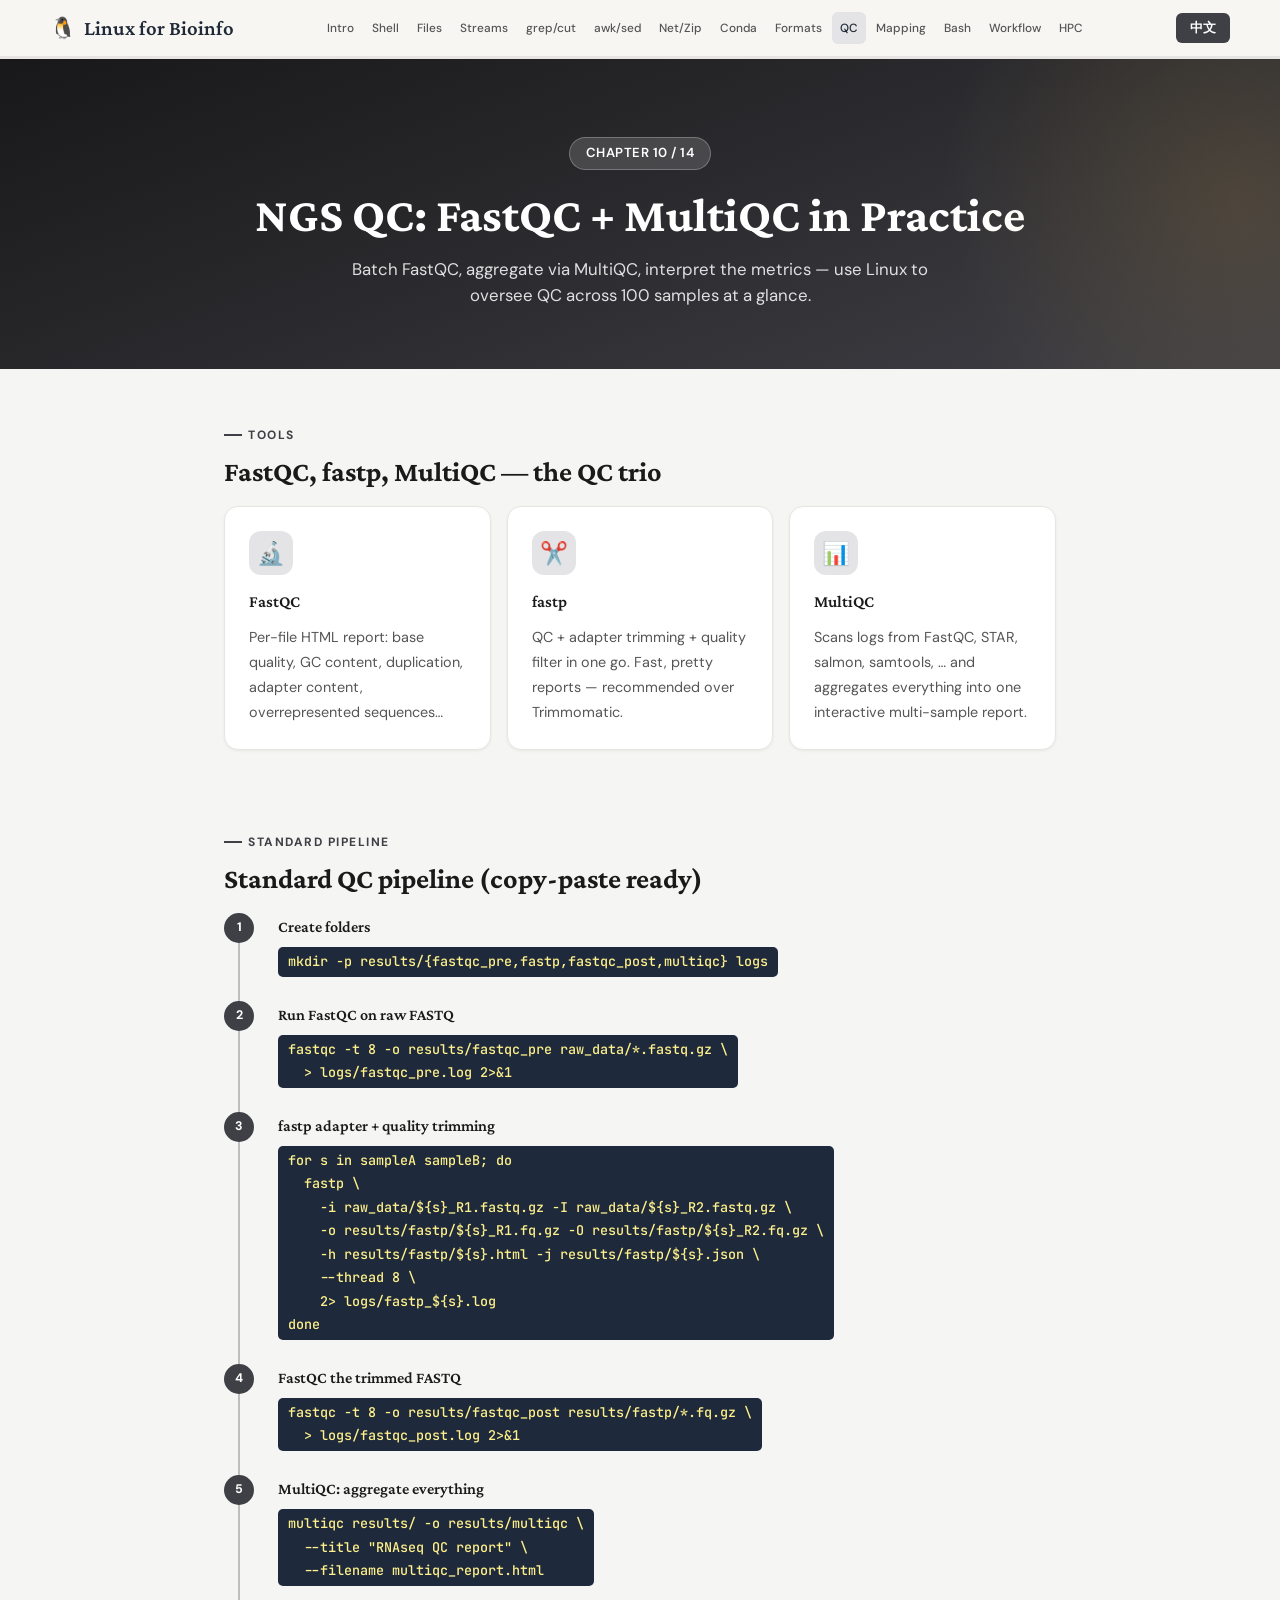
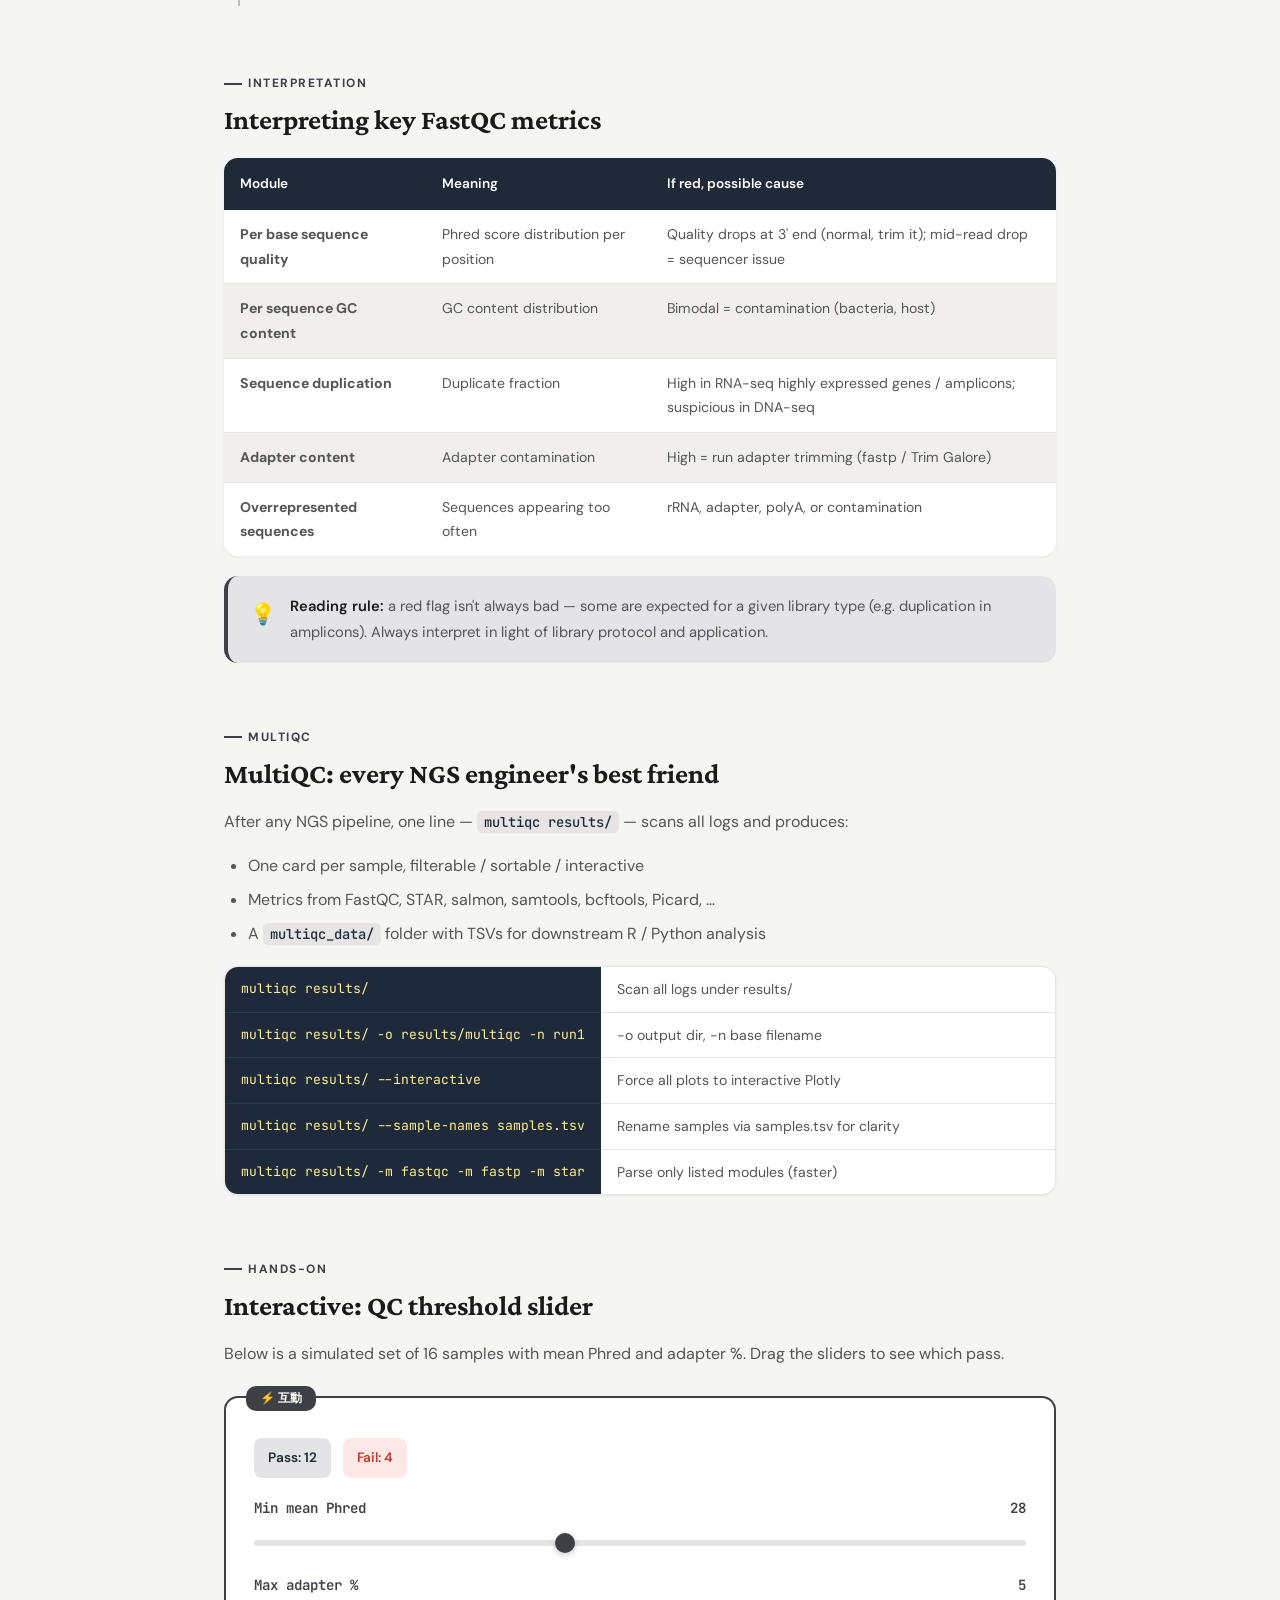
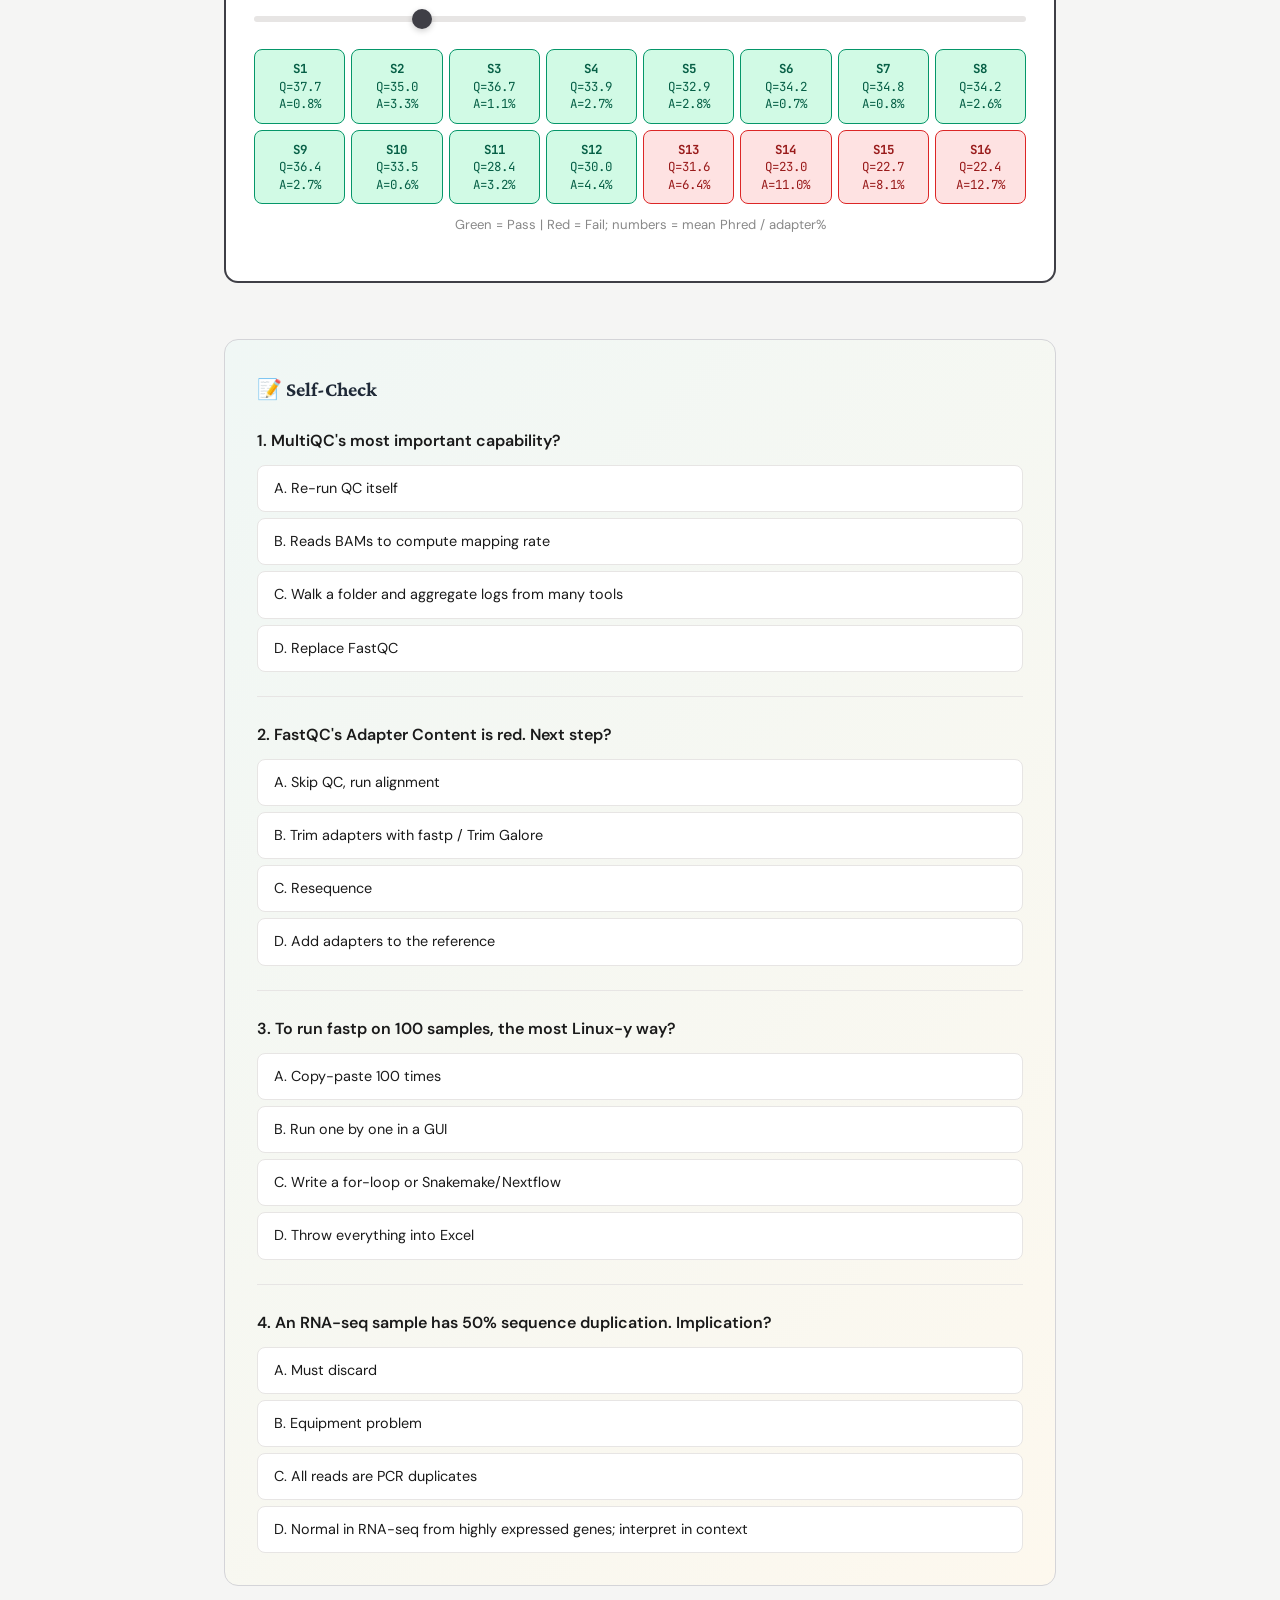
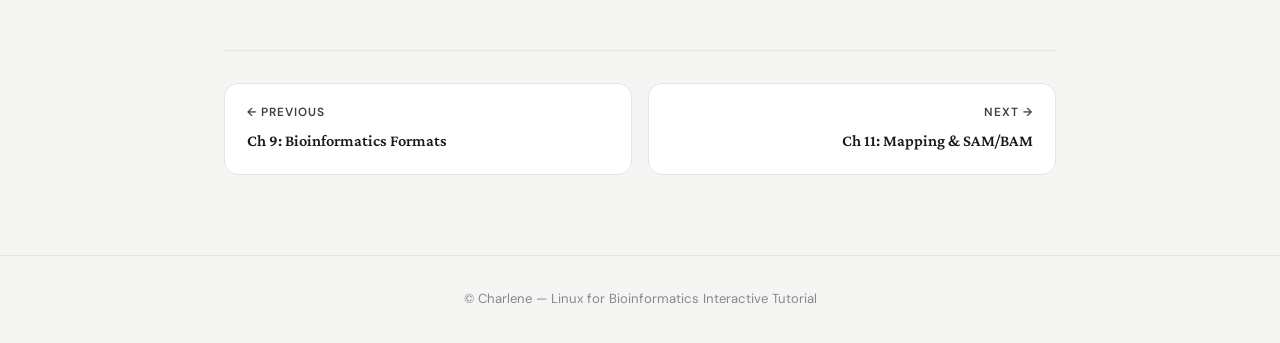
<file: ngs-qc.html>
<!DOCTYPE html><html lang="zh-Hant"><head><meta charset="UTF-8"><meta name="viewport" content="width=device-width,initial-scale=1.0">
<title>Ch 10: NGS QC — Linux Tutorial</title>
<link rel="stylesheet" href="styles.css">
</head><body>
<nav class="top-nav"><div class="top-nav-inner">
  <a href="index.html" class="top-nav-brand"><span>🐧</span> <span data-zh="Linux 生資教學" data-en="Linux for Bioinfo">Linux 生資教學</span></a>
  <ul class="top-nav-links">
    <li><a href="intro.html">Intro</a></li><li><a href="filesystem.html">Shell</a></li><li><a href="file-ops.html">Files</a></li><li><a href="text-streams.html">Streams</a></li><li><a href="grep-cut-sort.html">grep/cut</a></li><li><a href="awk-sed.html">awk/sed</a></li><li><a href="download-compress.html">Net/Zip</a></li><li><a href="conda.html">Conda</a></li><li><a href="bio-formats.html">Formats</a></li><li><a href="ngs-qc.html" class="active">QC</a></li><li><a href="mapping.html">Mapping</a></li><li><a href="bash-scripting.html">Bash</a></li><li><a href="workflow.html">Workflow</a></li><li><a href="hpc-container.html">HPC</a></li>
  </ul>
</div></nav>
<div class="progress-bar-container"><div class="progress-bar" id="progressBar"></div></div>
<header class="page-hero"><div class="step-badge">CHAPTER 10 / 14</div>
<h1 data-zh="NGS QC：FastQC + MultiQC 實作" data-en="NGS QC: FastQC + MultiQC in Practice">NGS QC：FastQC + MultiQC 實作</h1>
<p class="subtitle" data-lang="zh">批次跑 FastQC、整合 MultiQC 報告、解讀常見指標——用 Linux 把 100 個樣本的品質一覽無遺。</p>
<p class="subtitle" data-lang="en">Batch FastQC, aggregate via MultiQC, interpret the metrics — use Linux to oversee QC across 100 samples at a glance.</p>
</header>
<main class="content-wrap">

<section class="section">
<div class="section-label" data-zh="工具" data-en="TOOLS">工具</div>
<h2 data-zh="FastQC、fastp、MultiQC — 三劍客分工" data-en="FastQC, fastp, MultiQC — the QC trio">FastQC、fastp、MultiQC — 三劍客分工</h2>
<div class="card-grid cols-3">
  <div class="card"><div class="card-icon">🔬</div><h4>FastQC</h4>
    <p data-lang="zh">每個 fastq 檔產出一份 HTML 報告：base quality、sequence content、duplication、adapter、overrepresented…</p>
    <p data-lang="en">Per-file HTML report: base quality, GC content, duplication, adapter content, overrepresented sequences…</p></div>
  <div class="card"><div class="card-icon">✂️</div><h4>fastp</h4>
    <p data-lang="zh">同時做 QC + adapter trimming + quality filter，速度快、報告漂亮。現代 NGS 專案推薦取代 Trimmomatic。</p>
    <p data-lang="en">QC + adapter trimming + quality filter in one go. Fast, pretty reports — recommended over Trimmomatic.</p></div>
  <div class="card"><div class="card-icon">📊</div><h4>MultiQC</h4>
    <p data-lang="zh">掃描資料夾中的 FastQC、STAR、salmon、samtools 等 log，自動彙整成一份多樣本互動式報告。</p>
    <p data-lang="en">Scans logs from FastQC, STAR, salmon, samtools, … and aggregates everything into one interactive multi-sample report.</p></div>
</div>
</section>

<!-- Pipeline -->
<section class="section">
<div class="section-label" data-zh="標準流程" data-en="STANDARD PIPELINE">標準流程</div>
<h2 data-zh="標準 QC 流程（直接抄）" data-en="Standard QC pipeline (copy-paste ready)">標準 QC 流程（直接抄）</h2>
<div class="workflow">
  <div class="workflow-step" data-step="1"><h4 data-zh="建立資料夾" data-en="Create folders">建立資料夾</h4>
    <pre class="cmd-line">mkdir -p results/{fastqc_pre,fastp,fastqc_post,multiqc} logs</pre></div>
  <div class="workflow-step" data-step="2"><h4 data-zh="原始 FASTQ 跑 FastQC" data-en="Run FastQC on raw FASTQ">原始 FASTQ 跑 FastQC</h4>
    <pre class="cmd-line">fastqc -t 8 -o results/fastqc_pre raw_data/*.fastq.gz \
  &gt; logs/fastqc_pre.log 2&gt;&amp;1</pre></div>
  <div class="workflow-step" data-step="3"><h4 data-zh="fastp trim adapter + 過濾低品質" data-en="fastp adapter + quality trimming">fastp trim adapter + 過濾低品質</h4>
    <pre class="cmd-line">for s in sampleA sampleB; do
  fastp \
    -i raw_data/${s}_R1.fastq.gz -I raw_data/${s}_R2.fastq.gz \
    -o results/fastp/${s}_R1.fq.gz -O results/fastp/${s}_R2.fq.gz \
    -h results/fastp/${s}.html -j results/fastp/${s}.json \
    --thread 8 \
    2&gt; logs/fastp_${s}.log
done</pre></div>
  <div class="workflow-step" data-step="4"><h4 data-zh="整理後 FASTQ 再跑一次 FastQC" data-en="FastQC the trimmed FASTQ">整理後 FASTQ 再跑一次 FastQC</h4>
    <pre class="cmd-line">fastqc -t 8 -o results/fastqc_post results/fastp/*.fq.gz \
  &gt; logs/fastqc_post.log 2&gt;&amp;1</pre></div>
  <div class="workflow-step" data-step="5"><h4 data-zh="MultiQC 一鍵彙整" data-en="MultiQC: aggregate everything">MultiQC 一鍵彙整</h4>
    <pre class="cmd-line">multiqc results/ -o results/multiqc \
  --title "RNAseq QC report" \
  --filename multiqc_report.html</pre></div>
</div>
</section>

<!-- FastQC metrics -->
<section class="section">
<div class="section-label" data-zh="解讀" data-en="INTERPRETATION">解讀</div>
<h2 data-zh="FastQC 重要指標的判讀" data-en="Interpreting key FastQC metrics">FastQC 重要指標的判讀</h2>
<table class="comp-table">
<thead><tr><th data-zh="模組" data-en="Module">模組</th><th data-zh="意義" data-en="Meaning">意義</th><th data-zh="紅燈時可能原因" data-en="If red, possible cause">紅燈可能原因</th></tr></thead>
<tbody>
<tr><td><strong>Per base sequence quality</strong></td><td data-zh="每個鹼基位置的 Phred 分數分佈" data-en="Phred score distribution per position">每位置 Phred 分數</td><td data-zh="尾段品質下降（正常但需 trim）；中段品質低（定序問題）" data-en="Quality drops at 3' end (normal, trim it); mid-read drop = sequencer issue">尾段下降需 trim；中段下降 = 異常</td></tr>
<tr><td><strong>Per sequence GC content</strong></td><td data-zh="GC 含量分佈" data-en="GC content distribution">GC 含量</td><td data-zh="出現雙峰：可能有污染（細菌、host）" data-en="Bimodal = contamination (bacteria, host)">雙峰 = 污染</td></tr>
<tr><td><strong>Sequence duplication</strong></td><td data-zh="重複序列比例" data-en="Duplicate fraction">重複序列比例</td><td data-zh="RNA-seq 高表現基因 / amplicon 是預期；DNA-seq 過高 = PCR bias" data-en="High in RNA-seq highly expressed genes / amplicons; suspicious in DNA-seq">RNA-seq 正常；DNA-seq 高 = PCR bias</td></tr>
<tr><td><strong>Adapter content</strong></td><td data-zh="adapter 殘留" data-en="Adapter contamination">adapter 殘留</td><td data-zh="高 = 需 trim adapter（fastp / Trim Galore）" data-en="High = run adapter trimming (fastp / Trim Galore)">高 = 必須 trim</td></tr>
<tr><td><strong>Overrepresented sequences</strong></td><td data-zh="出現太多次的序列" data-en="Sequences appearing too often">過度代表序列</td><td data-zh="rRNA、adapter、polyA、污染" data-en="rRNA, adapter, polyA, or contamination">rRNA / adapter / 污染</td></tr>
</tbody></table>
<div class="callout tip"><span class="callout-icon">💡</span><div>
<p data-lang="zh"><strong>實戰判讀原則：</strong>不要看到紅色就慌張——許多紅燈在特定 library type 是正常的（例如 amplicon 的 sequence duplication）。一定要結合 library protocol 與 application 解讀。</p>
<p data-lang="en"><strong>Reading rule:</strong> a red flag isn't always bad — some are expected for a given library type (e.g. duplication in amplicons). Always interpret in light of library protocol and application.</p>
</div></div>
</section>

<!-- MultiQC -->
<section class="section">
<div class="section-label" data-zh="MultiQC" data-en="MULTIQC">MultiQC</div>
<h2 data-zh="MultiQC 是 NGS 工程師的最強盟友" data-en="MultiQC: every NGS engineer's best friend">MultiQC 是 NGS 工程師的最強盟友</h2>
<div data-lang="zh">
<p>跑完任何 NGS 流程，<code>multiqc results/</code> 一行就會自動掃描所有 log，產生：</p>
<ul>
<li>每個樣本一張卡片，可篩選、排序、互動圖</li>
<li>各工具的指標彙整（FastQC、STAR、salmon、samtools、bcftools、Picard…）</li>
<li>輸出 <code>multiqc_data/</code> 包含 TSV 格式，可在 R / Python 進一步分析</li>
</ul>
</div>
<div data-lang="en">
<p>After any NGS pipeline, one line — <code>multiqc results/</code> — scans all logs and produces:</p>
<ul>
<li>One card per sample, filterable / sortable / interactive</li>
<li>Metrics from FastQC, STAR, salmon, samtools, bcftools, Picard, …</li>
<li>A <code>multiqc_data/</code> folder with TSVs for downstream R / Python analysis</li>
</ul>
</div>
<div class="cheat">
<div class="cheat-cmd">multiqc results/</div><div class="cheat-desc" data-zh="掃描 results/ 的所有 log" data-en="Scan all logs under results/">掃描 results 目錄</div>
<div class="cheat-cmd">multiqc results/ -o results/multiqc -n run1</div><div class="cheat-desc" data-zh="-o 輸出目錄、-n 報告檔名" data-en="-o output dir, -n base filename">指定輸出位置與檔名</div>
<div class="cheat-cmd">multiqc results/ --interactive</div><div class="cheat-desc" data-zh="所有圖都改成 plotly 互動圖" data-en="Force all plots to interactive Plotly">強制互動式圖表</div>
<div class="cheat-cmd">multiqc results/ --sample-names samples.tsv</div><div class="cheat-desc" data-zh="用 samples.tsv 重新命名（更清楚的展示）" data-en="Rename samples via samples.tsv for clarity">用 sample table 重新命名</div>
<div class="cheat-cmd">multiqc results/ -m fastqc -m fastp -m star</div><div class="cheat-desc" data-zh="只解析特定模組（加速）" data-en="Parse only listed modules (faster)">只跑特定模組</div>
</div>
</section>

<!-- Hands-on -->
<section class="section">
<div class="section-label" data-zh="動手做" data-en="HANDS-ON">動手做</div>
<h2 data-zh="互動：QC 閾值滑桿" data-en="Interactive: QC threshold slider">互動：QC 閾值滑桿</h2>
<div data-lang="zh"><p>下面模擬 16 個樣本的 mean quality（Phred）與 adapter %。拖動下方閾值，看哪些樣本通過 QC。</p></div>
<div data-lang="en"><p>Below is a simulated set of 16 samples with mean Phred and adapter %. Drag the sliders to see which pass.</p></div>
<div class="interactive-panel">
<div class="sim-stats"><span class="sim-stat pass" id="qcPass">—</span><span class="sim-stat fail" id="qcFail">—</span></div>
<div class="slider-group"><label><span data-zh="最低 mean Phred" data-en="Min mean Phred">最低 mean Phred</span> <span id="qcQVal">28</span></label><input type="range" id="qcQ" min="20" max="40" value="28" step="1"></div>
<div class="slider-group"><label><span data-zh="最高 adapter %" data-en="Max adapter %">最高 adapter %</span> <span id="qcAVal">5</span></label><input type="range" id="qcA" min="1" max="20" value="5" step="1"></div>
<div id="qcGrid" style="display:grid;grid-template-columns:repeat(8,1fr);gap:6px;margin-top:14px"></div>
<p style="font-size:.82rem;color:var(--c-ink-muted);text-align:center;margin-top:10px"><span data-zh="綠 = Pass｜紅 = Fail；數字為 mean Phred / adapter%" data-en="Green = Pass | Red = Fail; numbers = mean Phred / adapter%">綠 = Pass｜紅 = Fail；數字為 mean Phred / adapter%</span></p>
</div>
</section>

<!-- Quiz -->
<section class="quiz-section">
<h3>📝 <span data-zh="自我檢測" data-en="Self-Check">自我檢測</span></h3>
<div class="quiz-q" data-answer="2" data-explain-zh="MultiQC 設計目標就是「掃描資料夾、自動彙整任意工具的 log」，不需逐一指定。" data-explain-en="MultiQC is built to walk a directory and aggregate logs from any supported tool — no per-file config.">
<p data-lang="zh">1. MultiQC 最重要的能力是？</p><p data-lang="en">1. MultiQC's most important capability?</p>
<div class="quiz-options">
<div class="quiz-opt" data-idx="0"><span data-lang="zh">A. 重新做 QC</span><span data-lang="en">A. Re-run QC itself</span></div>
<div class="quiz-opt" data-idx="1"><span data-lang="zh">B. 直接讀 BAM 計算 mapping rate</span><span data-lang="en">B. Reads BAMs to compute mapping rate</span></div>
<div class="quiz-opt" data-idx="2"><span data-lang="zh">C. 自動掃描資料夾、彙整多種工具的 log 與報告</span><span data-lang="en">C. Walk a folder and aggregate logs from many tools</span></div>
<div class="quiz-opt" data-idx="3"><span data-lang="zh">D. 取代 FastQC</span><span data-lang="en">D. Replace FastQC</span></div>
</div><div class="quiz-feedback"></div></div>

<div class="quiz-q" data-answer="1" data-explain-zh="adapter 殘留要先 trim（fastp / Trim Galore），不然會讓 mapping/quantification 出問題。" data-explain-en="High adapter content should be trimmed before alignment/quantification (fastp / Trim Galore).">
<p data-lang="zh">2. FastQC 顯示「Adapter Content」紅燈，下一步應該？</p>
<p data-lang="en">2. FastQC's Adapter Content is red. Next step?</p>
<div class="quiz-options">
<div class="quiz-opt" data-idx="0"><span data-lang="zh">A. 直接 alignment，FastQC 不準</span><span data-lang="en">A. Skip QC, run alignment</span></div>
<div class="quiz-opt" data-idx="1"><span data-lang="zh">B. 用 fastp 或 Trim Galore 做 adapter trimming</span><span data-lang="en">B. Trim adapters with fastp / Trim Galore</span></div>
<div class="quiz-opt" data-idx="2"><span data-lang="zh">C. 重新定序</span><span data-lang="en">C. Resequence</span></div>
<div class="quiz-opt" data-idx="3"><span data-lang="zh">D. 把 adapter 加進 reference</span><span data-lang="en">D. Add adapters to the reference</span></div>
</div><div class="quiz-feedback"></div></div>

<div class="quiz-q" data-answer="2" data-explain-zh="for loop 是 Bash 中批次處理 100 樣本的標準寫法，是中階以上工程師的日常。" data-explain-en="A bash for-loop is the standard way to batch over many samples — daily routine at intermediate level.">
<p data-lang="zh">3. 想對 100 個樣本批次跑 fastp，最 Linux-y 的做法？</p>
<p data-lang="en">3. To run fastp on 100 samples, the most Linux-y way?</p>
<div class="quiz-options">
<div class="quiz-opt" data-idx="0"><span data-lang="zh">A. 一個一個複製貼上指令</span><span data-lang="en">A. Copy-paste 100 times</span></div>
<div class="quiz-opt" data-idx="1"><span data-lang="zh">B. 用 GUI 一個一個跑</span><span data-lang="en">B. Run one by one in a GUI</span></div>
<div class="quiz-opt" data-idx="2"><span data-lang="zh">C. 寫一個 for loop 或 Snakemake/Nextflow</span><span data-lang="en">C. Write a for-loop or Snakemake/Nextflow</span></div>
<div class="quiz-opt" data-idx="3"><span data-lang="zh">D. 全部丟進 Excel</span><span data-lang="en">D. Throw everything into Excel</span></div>
</div><div class="quiz-feedback"></div></div>

<div class="quiz-q" data-answer="3" data-explain-zh="amplicon 與 RNA-seq 高表現基因 duplicate 比例本來就很高，並非品質問題；DNA-seq 才需擔心 PCR bias。" data-explain-en="Amplicons and highly expressed RNA-seq genes naturally show high duplication; only DNA-seq raises PCR-bias concerns.">
<p data-lang="zh">4. RNA-seq 樣本的 sequence duplication 達 50%，這代表什麼？</p>
<p data-lang="en">4. An RNA-seq sample has 50% sequence duplication. Implication?</p>
<div class="quiz-options">
<div class="quiz-opt" data-idx="0"><span data-lang="zh">A. 必須丟掉</span><span data-lang="en">A. Must discard</span></div>
<div class="quiz-opt" data-idx="1"><span data-lang="zh">B. 是設備問題</span><span data-lang="en">B. Equipment problem</span></div>
<div class="quiz-opt" data-idx="2"><span data-lang="zh">C. 表示 reads 都是 PCR 重複</span><span data-lang="en">C. All reads are PCR duplicates</span></div>
<div class="quiz-opt" data-idx="3"><span data-lang="zh">D. RNA-seq 高表現基因有大量重複是正常的，需結合 application 判讀</span><span data-lang="en">D. Normal in RNA-seq from highly expressed genes; interpret in context</span></div>
</div><div class="quiz-feedback"></div></div>
</section>

<nav class="page-nav">
  <a href="bio-formats.html"><span class="nav-dir" data-zh="← 上一章" data-en="← Previous">← 上一章</span><span class="nav-title">Ch 9: Bioinformatics Formats</span></a>
  <a href="mapping.html"><span class="nav-dir" data-zh="下一章 →" data-en="Next →">下一章 →</span><span class="nav-title">Ch 11: Mapping & SAM/BAM</span></a>
</nav>
</main>
<footer class="site-footer">© Charlene — Linux for Bioinformatics Interactive Tutorial</footer>
<script src="i18n.js"></script>
<script src="common.js"></script>
<script>
// QC slider sim
function rand(min,max){return Math.random()*(max-min)+min;}
const SAMPLES=[];
for(let i=0;i<16;i++){
  let q,a;
  if(i<10){q=rand(32,38);a=rand(0.5,4);}
  else if(i<13){q=rand(28,32);a=rand(3,8);}
  else {q=rand(22,28);a=rand(8,16);}
  SAMPLES.push({id:'S'+(i+1),q:q,a:a});
}
function renderQC(){
  const minQ=+document.getElementById('qcQ').value, maxA=+document.getElementById('qcA').value;
  document.getElementById('qcQVal').textContent=minQ;
  document.getElementById('qcAVal').textContent=maxA;
  const grid=document.getElementById('qcGrid');grid.innerHTML='';
  let pass=0,fail=0;
  SAMPLES.forEach(s=>{
    const ok=s.q>=minQ && s.a<=maxA;
    const div=document.createElement('div');
    div.style.cssText='padding:10px 6px;border-radius:8px;text-align:center;font-size:.78rem;line-height:1.4;font-family:var(--font-mono);'+(ok?'background:#d1fae5;color:#065f46;border:1px solid #059669;':'background:#fee2e2;color:#991b1b;border:1px solid #dc2626;');
    div.innerHTML='<strong>'+s.id+'</strong><br>Q='+s.q.toFixed(1)+'<br>A='+s.a.toFixed(1)+'%';
    grid.appendChild(div);
    if(ok)pass++;else fail++;
  });
  const L=window.I18n?I18n.get():'zh';
  document.getElementById('qcPass').textContent=(L==='zh'?'通過':'Pass')+': '+pass;
  document.getElementById('qcFail').textContent=(L==='zh'?'剔除':'Fail')+': '+fail;
}
['qcQ','qcA'].forEach(id=>document.getElementById(id).addEventListener('input',renderQC));
document.addEventListener('langchange',renderQC);
renderQC();
</script>
</body></html>
</file>
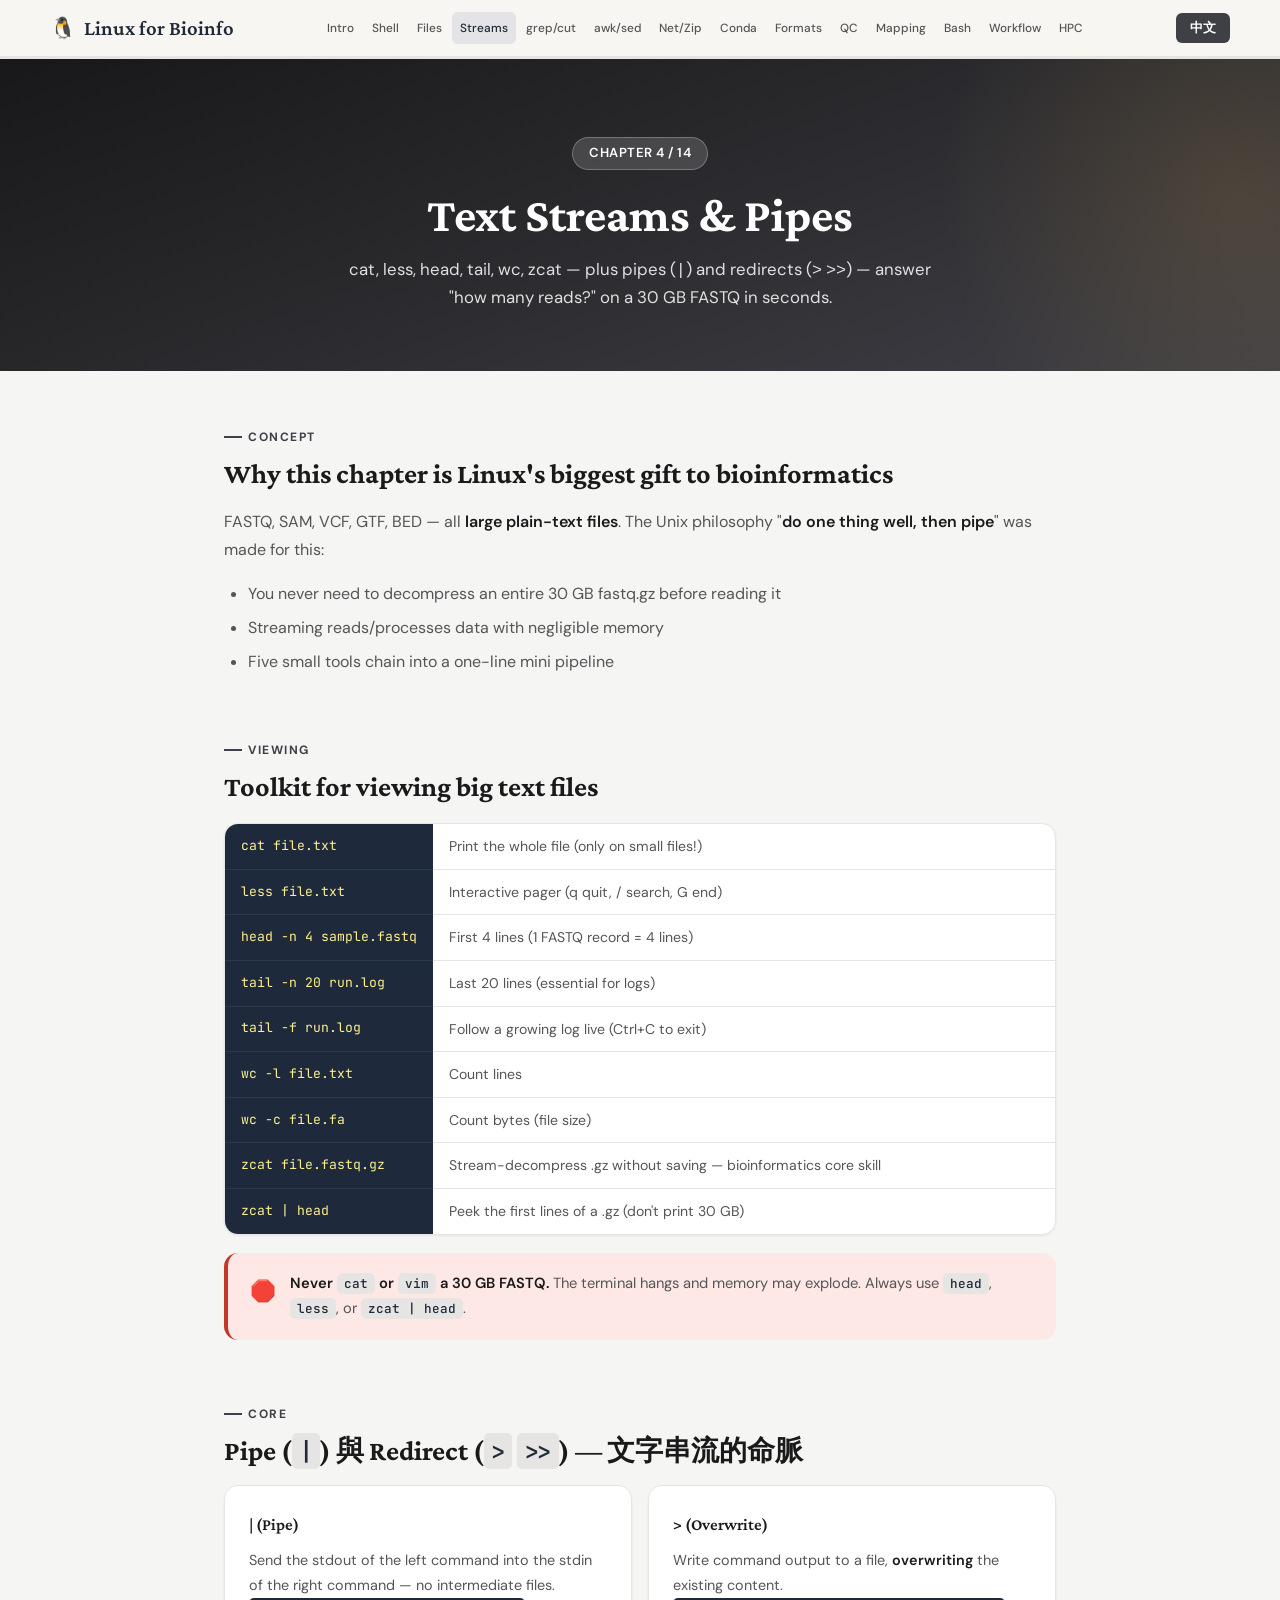
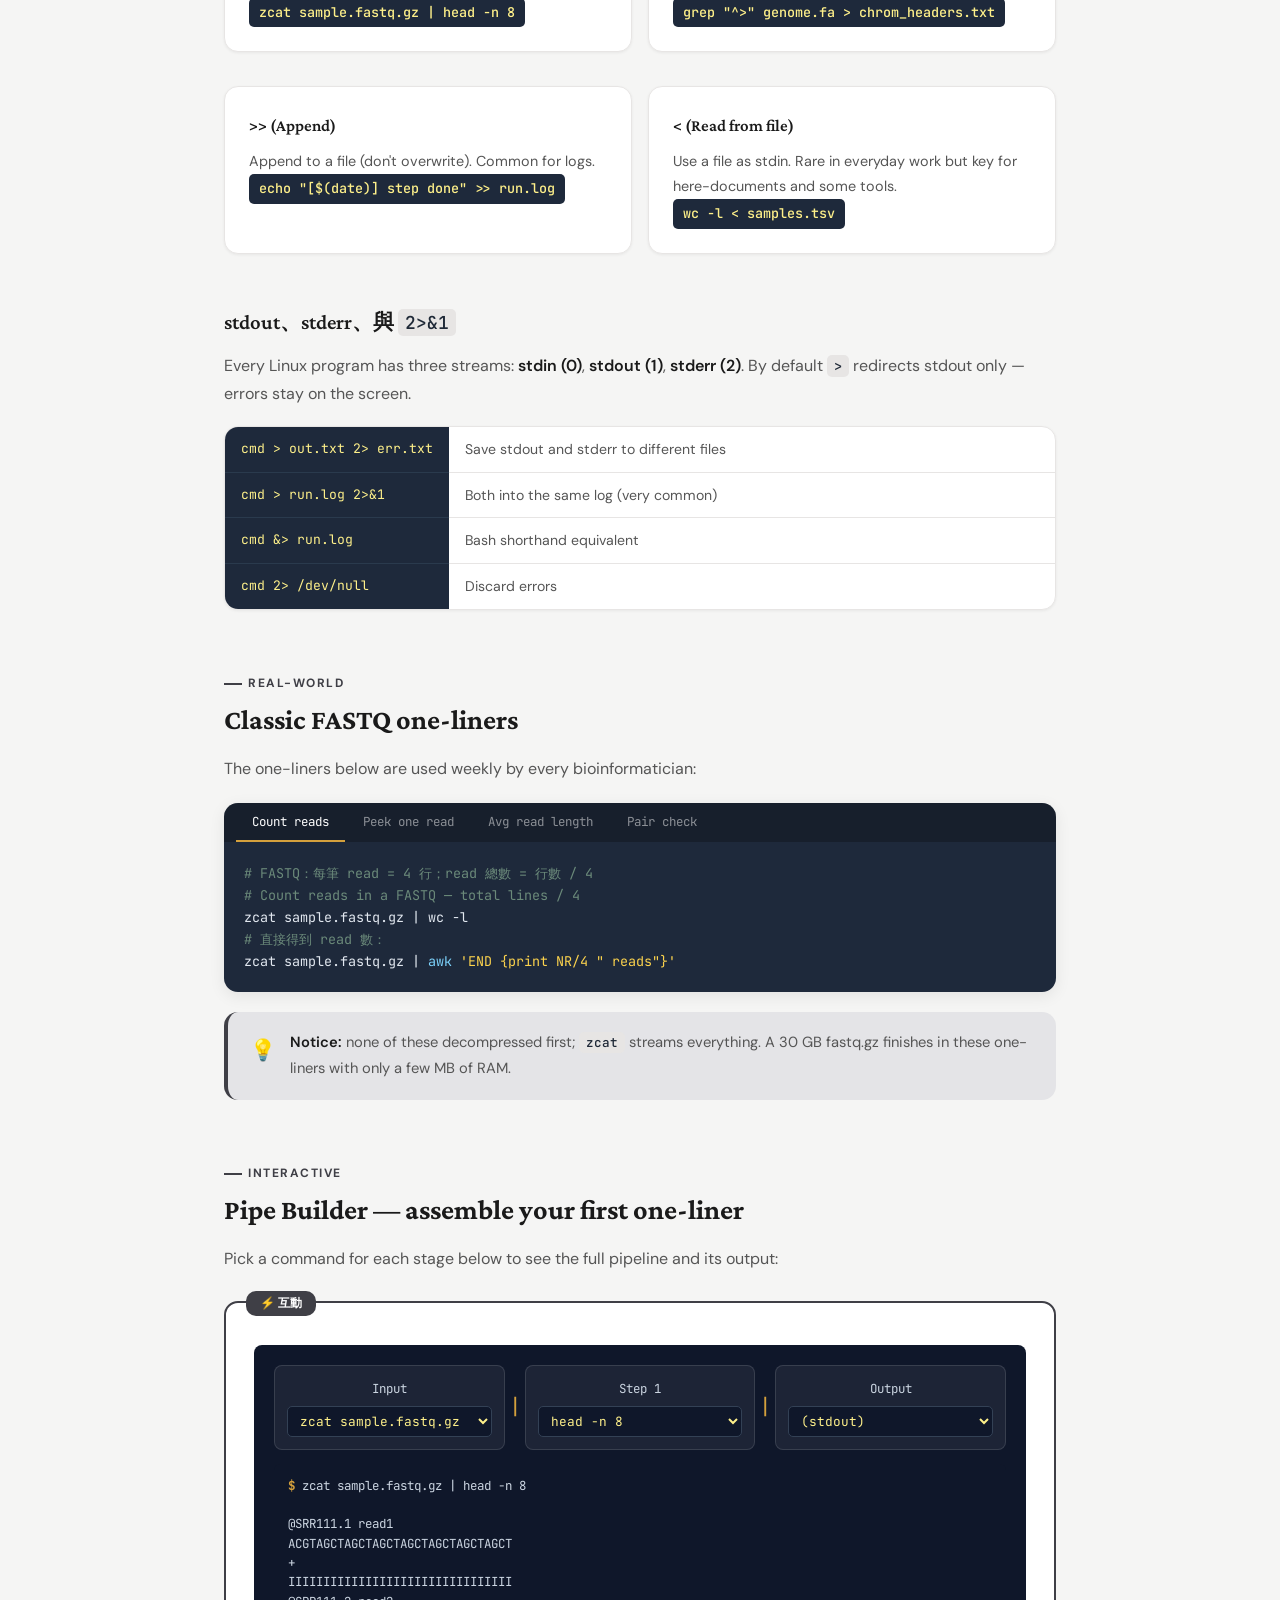
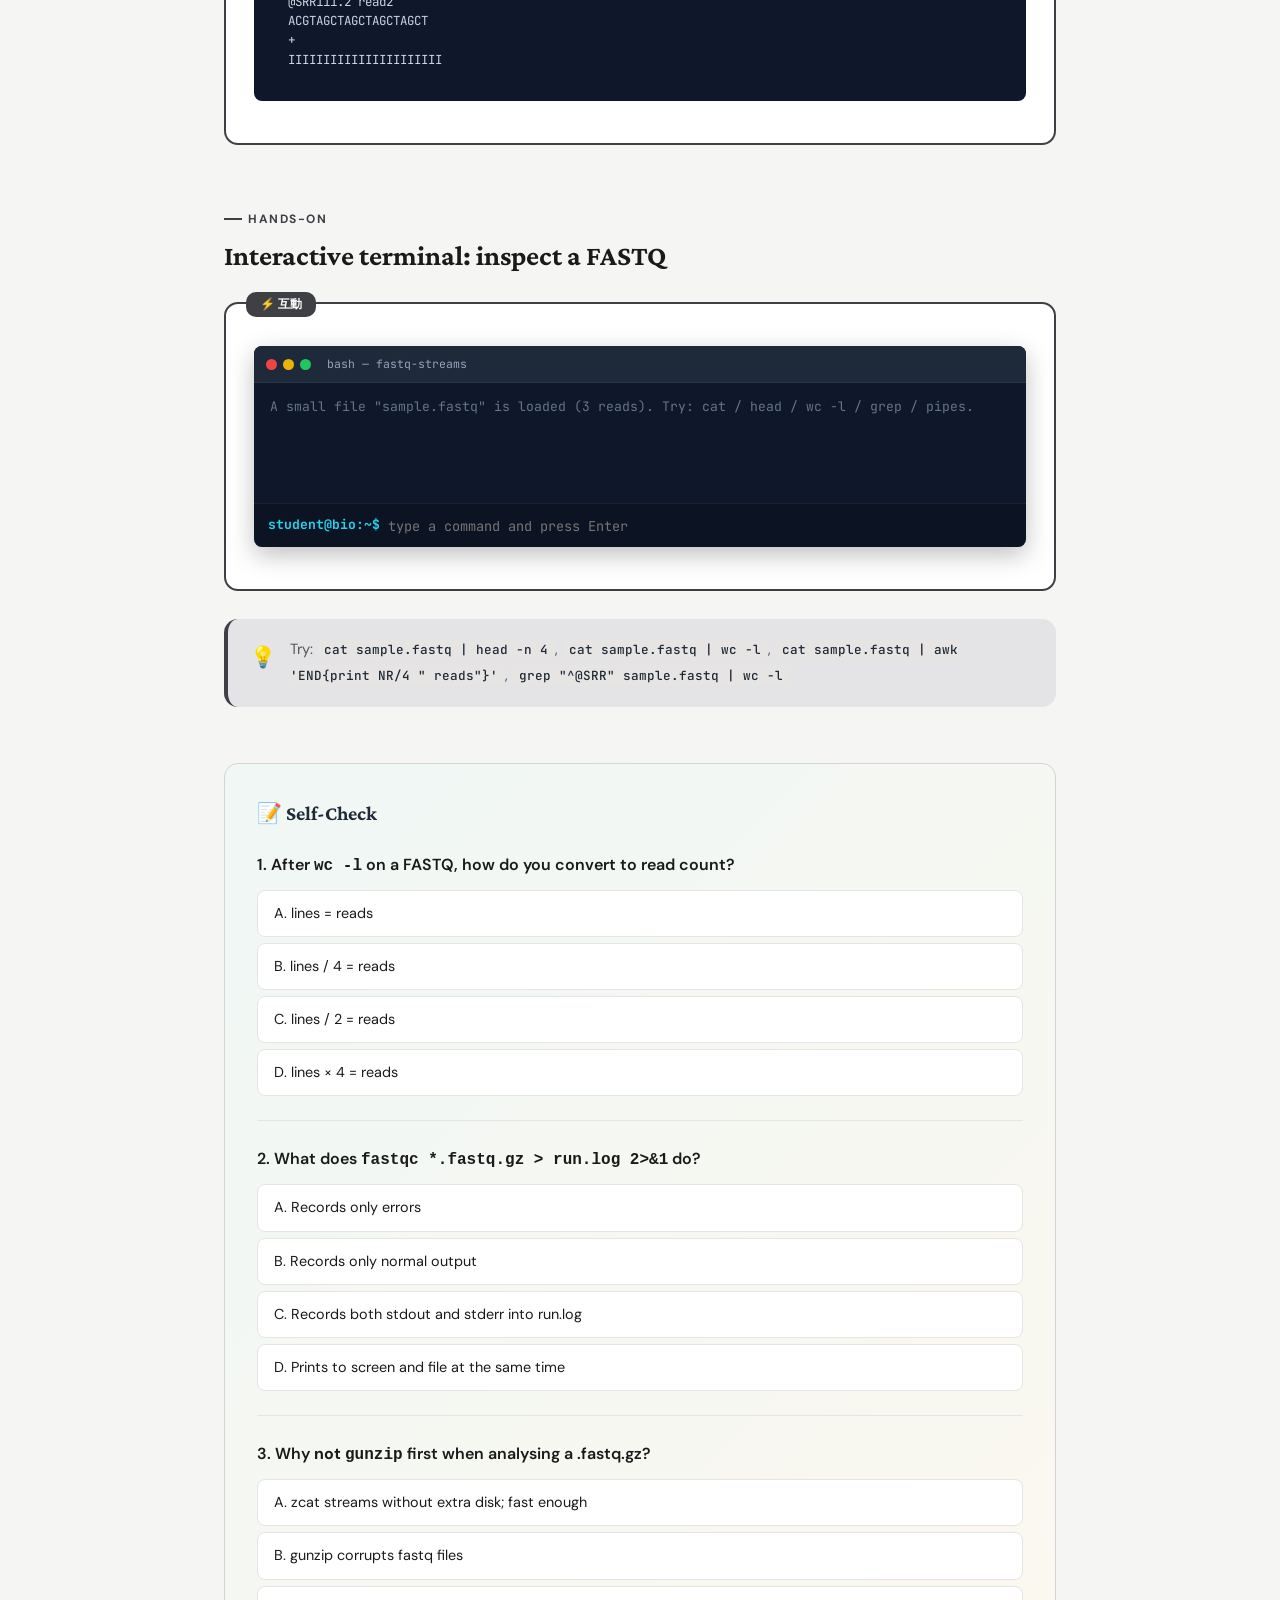
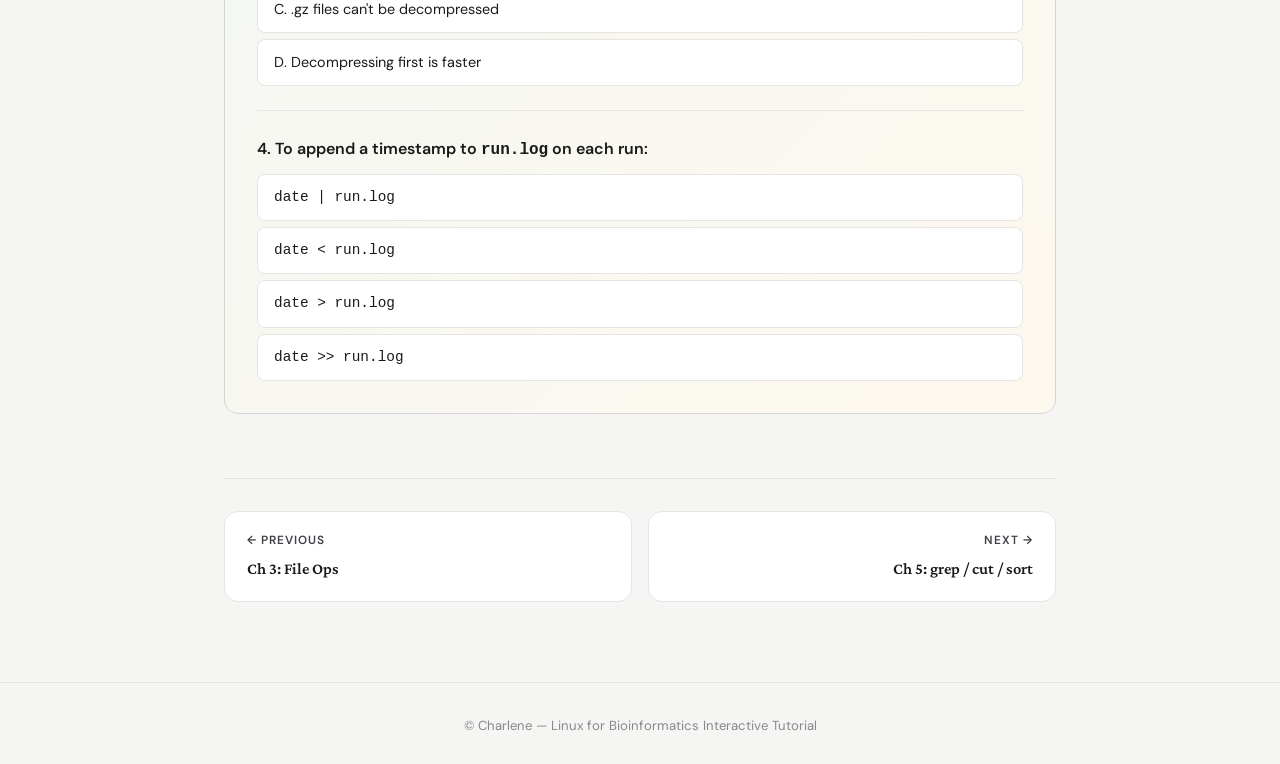
<file: text-streams.html>
<!DOCTYPE html><html lang="zh-Hant"><head><meta charset="UTF-8"><meta name="viewport" content="width=device-width,initial-scale=1.0">
<title>Ch 4: Text Streams & Pipes — Linux Tutorial</title>
<link rel="stylesheet" href="styles.css">
</head><body>
<nav class="top-nav"><div class="top-nav-inner">
  <a href="index.html" class="top-nav-brand"><span>🐧</span> <span data-zh="Linux 生資教學" data-en="Linux for Bioinfo">Linux 生資教學</span></a>
  <ul class="top-nav-links">
    <li><a href="intro.html">Intro</a></li><li><a href="filesystem.html">Shell</a></li><li><a href="file-ops.html">Files</a></li><li><a href="text-streams.html" class="active">Streams</a></li><li><a href="grep-cut-sort.html">grep/cut</a></li><li><a href="awk-sed.html">awk/sed</a></li><li><a href="download-compress.html">Net/Zip</a></li><li><a href="conda.html">Conda</a></li><li><a href="bio-formats.html">Formats</a></li><li><a href="ngs-qc.html">QC</a></li><li><a href="mapping.html">Mapping</a></li><li><a href="bash-scripting.html">Bash</a></li><li><a href="workflow.html">Workflow</a></li><li><a href="hpc-container.html">HPC</a></li>
  </ul>
</div></nav>
<div class="progress-bar-container"><div class="progress-bar" id="progressBar"></div></div>
<header class="page-hero"><div class="step-badge">CHAPTER 4 / 14</div>
<h1 data-zh="文字檔與串流處理（Pipes）" data-en="Text Streams & Pipes">文字檔與串流處理（Pipes）</h1>
<p class="subtitle" data-lang="zh">cat、less、head、tail、wc、zcat 加上 pipe (<code>|</code>) 與 redirect (<code>&gt;</code> <code>&gt;&gt;</code>)，30 GB FASTQ 也能秒答「有多少 reads」。</p>
<p class="subtitle" data-lang="en">cat, less, head, tail, wc, zcat — plus pipes (<code>|</code>) and redirects (<code>&gt;</code> <code>&gt;&gt;</code>) — answer "how many reads?" on a 30 GB FASTQ in seconds.</p>
</header>
<main class="content-wrap">

<!-- Section 1: Why -->
<section class="section">
<div class="section-label" data-zh="觀念" data-en="CONCEPT">觀念</div>
<h2 data-zh="為什麼這一章是 Linux 對生資最有價值的部分？" data-en="Why this chapter is Linux's biggest gift to bioinformatics">為什麼這一章是 Linux 對生資最有價值的部分？</h2>
<div data-lang="zh">
<p>FASTQ、SAM、VCF、GTF、BED — 通通都是<strong>大型純文字檔</strong>。Linux 的設計哲學「<strong>每個工具只做一件事，並用 pipe 串起來</strong>」就是為這種資料而生：</p>
<ul>
  <li>不需要把 30 GB 的 fastq.gz 全部解壓再讀</li>
  <li>用「邊讀邊處理」的串流方式，幾乎只用一點記憶體</li>
  <li>可以把 5 個小工具串成一條一行的「mini pipeline」</li>
</ul>
</div>
<div data-lang="en">
<p>FASTQ, SAM, VCF, GTF, BED — all <strong>large plain-text files</strong>. The Unix philosophy "<strong>do one thing well, then pipe</strong>" was made for this:</p>
<ul>
  <li>You never need to decompress an entire 30 GB fastq.gz before reading it</li>
  <li>Streaming reads/processes data with negligible memory</li>
  <li>Five small tools chain into a one-line mini pipeline</li>
</ul>
</div>
</section>

<!-- Section 2: View commands -->
<section class="section">
<div class="section-label" data-zh="檢視" data-en="VIEWING">檢視</div>
<h2 data-zh="檢視大型文字檔的工具箱" data-en="Toolkit for viewing big text files">檢視大型文字檔的工具箱</h2>
<div class="cheat">
<div class="cheat-cmd">cat file.txt</div><div class="cheat-desc" data-zh="把整個檔案印出來（小檔才用！）" data-en="Print the whole file (only on small files!)">把整個檔案印出來（小檔才用！）</div>
<div class="cheat-cmd">less file.txt</div><div class="cheat-desc" data-zh="互動翻頁瀏覽（q 離開，/ 搜尋，G 跳到結尾）" data-en="Interactive pager (q quit, / search, G end)">互動翻頁瀏覽</div>
<div class="cheat-cmd">head -n 4 sample.fastq</div><div class="cheat-desc" data-zh="看前 4 行（FASTQ 一筆 read = 4 行）" data-en="First 4 lines (1 FASTQ record = 4 lines)">看前幾行</div>
<div class="cheat-cmd">tail -n 20 run.log</div><div class="cheat-desc" data-zh="看最後 20 行（看 log 必備）" data-en="Last 20 lines (essential for logs)">看最後幾行</div>
<div class="cheat-cmd">tail -f run.log</div><div class="cheat-desc" data-zh="持續追蹤 log 增長（Ctrl+C 結束）" data-en="Follow a growing log live (Ctrl+C to exit)">持續追蹤 log</div>
<div class="cheat-cmd">wc -l file.txt</div><div class="cheat-desc" data-zh="計算行數" data-en="Count lines">計算行數</div>
<div class="cheat-cmd">wc -c file.fa</div><div class="cheat-desc" data-zh="計算 bytes（檔案大小）" data-en="Count bytes (file size)">計算 bytes</div>
<div class="cheat-cmd">zcat file.fastq.gz</div><div class="cheat-desc" data-zh="不解壓直接輸出 .gz 檔內容（生資命脈）" data-en="Stream-decompress .gz without saving — bioinformatics core skill">不解壓直接讀 .gz</div>
<div class="cheat-cmd">zcat | head</div><div class="cheat-desc" data-zh="只看 .gz 檔的前幾行（避免印 30 GB 出來）" data-en="Peek the first lines of a .gz (don't print 30 GB)">只看 .gz 的前幾行</div>
</div>
<div class="callout danger"><span class="callout-icon">🛑</span><div>
<p data-lang="zh"><strong>千萬別在 30 GB FASTQ 上用 <code>cat</code> 或 <code>vim</code>！</strong>terminal 會卡死、記憶體可能爆掉。FASTQ 必用 <code>head</code>、<code>less</code>、或加上 <code>zcat | head</code>。</p>
<p data-lang="en"><strong>Never <code>cat</code> or <code>vim</code> a 30 GB FASTQ.</strong> The terminal hangs and memory may explode. Always use <code>head</code>, <code>less</code>, or <code>zcat | head</code>.</p>
</div></div>
</section>

<!-- Section 3: Pipe & redirect -->
<section class="section">
<div class="section-label" data-zh="核心" data-en="CORE">核心</div>
<h2 data-zh="Pipe (|) 與 Redirect (&gt; &gt;&gt;) — 文字串流的命脈" data-en="Pipes (|) and Redirects (&gt; &gt;&gt;) — the life force of streams">Pipe (<code>|</code>) 與 Redirect (<code>&gt;</code> <code>&gt;&gt;</code>) — 文字串流的命脈</h2>
<div class="card-grid cols-2">
  <div class="card"><h4>| <span data-zh="（Pipe，管線）" data-en="(Pipe)">（Pipe，管線）</span></h4>
    <p data-lang="zh">把左邊指令的「標準輸出」傳給右邊指令的「標準輸入」。完全不需要中間檔案。</p>
    <p data-lang="en">Send the stdout of the left command into the stdin of the right command — no intermediate files.</p>
    <pre class="cmd-line">zcat sample.fastq.gz | head -n 8</pre></div>
  <div class="card"><h4>&gt; <span data-zh="（覆寫）" data-en="(Overwrite)">（覆寫）</span></h4>
    <p data-lang="zh">把指令輸出寫進檔案，<strong>覆蓋既有內容</strong>。</p>
    <p data-lang="en">Write command output to a file, <strong>overwriting</strong> the existing content.</p>
    <pre class="cmd-line">grep "^>" genome.fa &gt; chrom_headers.txt</pre></div>
  <div class="card"><h4>&gt;&gt; <span data-zh="（追加）" data-en="(Append)">（追加）</span></h4>
    <p data-lang="zh">寫進檔案，但<strong>追加</strong>到結尾，常用於 log。</p>
    <p data-lang="en">Append to a file (don't overwrite). Common for logs.</p>
    <pre class="cmd-line">echo "[$(date)] step done" &gt;&gt; run.log</pre></div>
  <div class="card"><h4>&lt; <span data-zh="（從檔案讀入）" data-en="(Read from file)">（從檔案讀入）</span></h4>
    <p data-lang="zh">把檔案內容當成標準輸入餵給指令。較少用，但在 here-document 與某些工具中很重要。</p>
    <p data-lang="en">Use a file as stdin. Rare in everyday work but key for here-documents and some tools.</p>
    <pre class="cmd-line">wc -l &lt; samples.tsv</pre></div>
</div>

<h3 data-zh="stdout、stderr、與 2&gt;&amp;1" data-en="stdout, stderr, and 2&gt;&amp;1">stdout、stderr、與 <code>2&gt;&amp;1</code></h3>
<div data-lang="zh"><p>每個 Linux 程式都有三個「流」：<strong>stdin (0)</strong>、<strong>stdout (1)</strong>、<strong>stderr (2)</strong>。預設 <code>&gt;</code> 只導 stdout，錯誤訊息會留在螢幕。</p></div>
<div data-lang="en"><p>Every Linux program has three streams: <strong>stdin (0)</strong>, <strong>stdout (1)</strong>, <strong>stderr (2)</strong>. By default <code>&gt;</code> redirects stdout only — errors stay on the screen.</p></div>
<div class="cheat">
<div class="cheat-cmd">cmd &gt; out.txt 2&gt; err.txt</div><div class="cheat-desc" data-zh="正常輸出與錯誤分開存" data-en="Save stdout and stderr to different files">正常輸出與錯誤分開存</div>
<div class="cheat-cmd">cmd &gt; run.log 2&gt;&amp;1</div><div class="cheat-desc" data-zh="兩者都進同一個 log（最常見）" data-en="Both into the same log (very common)">兩者都進同一個 log</div>
<div class="cheat-cmd">cmd &amp;&gt; run.log</div><div class="cheat-desc" data-zh="bash 簡寫，等價於上一行" data-en="Bash shorthand equivalent">bash 簡寫</div>
<div class="cheat-cmd">cmd 2&gt; /dev/null</div><div class="cheat-desc" data-zh="把錯誤訊息丟掉" data-en="Discard errors">把錯誤訊息丟掉</div>
</div>
</section>

<!-- Section 4: Real-world FASTQ -->
<section class="section">
<div class="section-label" data-zh="真實場景" data-en="REAL-WORLD">真實場景</div>
<h2 data-zh="解 FASTQ 的經典 one-liners" data-en="Classic FASTQ one-liners">解 FASTQ 的經典 one-liners</h2>
<div data-lang="zh"><p>下面這些 one-liner 是生資工程師每週都用的：</p></div>
<div data-lang="en"><p>The one-liners below are used weekly by every bioinformatician:</p></div>
<div class="code-tabs">
<div class="code-tab-btns">
<button class="code-tab-btn active" onclick="switchTab(this,'oneliner1')" data-zh="計算 read 數" data-en="Count reads">計算 read 數</button>
<button class="code-tab-btn" onclick="switchTab(this,'oneliner2')" data-zh="只看一筆 read" data-en="Peek one read">只看一筆 read</button>
<button class="code-tab-btn" onclick="switchTab(this,'oneliner3')" data-zh="平均 read length" data-en="Avg read length">平均 read length</button>
<button class="code-tab-btn" onclick="switchTab(this,'oneliner4')" data-zh="比對 paired-end" data-en="Pair check">比對 paired-end</button>
</div>
<div class="code-tab-content active" id="oneliner1"><pre><span class="comment"># FASTQ：每筆 read = 4 行；read 總數 = 行數 / 4
# Count reads in a FASTQ — total lines / 4</span>
zcat sample.fastq.gz | wc -l
<span class="comment"># 直接得到 read 數：</span>
zcat sample.fastq.gz | <span class="func">awk</span> <span class="str">'END {print NR/4 " reads"}'</span></pre></div>
<div class="code-tab-content" id="oneliner2"><pre><span class="comment"># 看第一筆 read（4 行）
# Inspect the first read (4 lines)</span>
zcat sample.fastq.gz | head -n 4

<span class="comment"># 結果範例 / sample output：
# @SRR12345.1 1/1
# AGCTACGTACGTAGCTAGCTACGT...
# +
# IIIIIIIIIIIIIIIIIIIIIIII...</span></pre></div>
<div class="code-tab-content" id="oneliner3"><pre><span class="comment"># 計算前 10000 reads 的平均長度
# Average length of the first 10000 reads</span>
zcat sample.fastq.gz | head -n 40000 \
  | <span class="func">awk</span> <span class="str">'NR%4==2 {sum+=length($0); n++} END {print "avg:", sum/n}'</span></pre></div>
<div class="code-tab-content" id="oneliner4"><pre><span class="comment"># 確認 R1 與 R2 的 read 數量一致（paired-end）
# Verify R1 and R2 have the same read count</span>
echo <span class="str">"R1: $(zcat sampleA_R1.fastq.gz | wc -l) lines"</span>
echo <span class="str">"R2: $(zcat sampleA_R2.fastq.gz | wc -l) lines"</span></pre></div>
</div>
<div class="callout tip"><span class="callout-icon">💡</span><div>
<p data-lang="zh"><strong>觀察重點：</strong>沒有任何一行用了「先解壓再讀」，全部都是 <code>zcat</code> 流式處理。30 GB 的 fastq.gz 在這條 one-liner 下只用幾 MB 記憶體即可跑完。</p>
<p data-lang="en"><strong>Notice:</strong> none of these decompressed first; <code>zcat</code> streams everything. A 30 GB fastq.gz finishes in these one-liners with only a few MB of RAM.</p>
</div></div>
</section>

<!-- Section 5: Pipe builder interactive -->
<section class="section">
<div class="section-label" data-zh="互動模擬" data-en="INTERACTIVE">互動模擬</div>
<h2 data-zh="Pipe Builder — 拼出你的第一條 one-liner" data-en="Pipe Builder — assemble your first one-liner">Pipe Builder — 拼出你的第一條 one-liner</h2>
<div data-lang="zh"><p>選擇下方每個階段的指令，看完整 pipeline 與最終輸出：</p></div>
<div data-lang="en"><p>Pick a command for each stage below to see the full pipeline and its output:</p></div>
<div class="interactive-panel">
<div class="pipe-builder">
  <div class="pipe-stages">
    <div class="pipe-stage">
      <div data-zh="輸入" data-en="Input">輸入</div>
      <select id="ps1">
        <option value="zcat sample.fastq.gz">zcat sample.fastq.gz</option>
        <option value="cat genes.gtf">cat genes.gtf</option>
        <option value="zcat reads_R1.fastq.gz">zcat reads_R1.fastq.gz</option>
      </select>
    </div>
    <div class="pipe-arrow">|</div>
    <div class="pipe-stage">
      <div data-zh="第一步" data-en="Step 1">第一步</div>
      <select id="ps2">
        <option value="head -n 8">head -n 8</option>
        <option value="head -n 40000">head -n 40000</option>
        <option value="grep '^>'">grep '^&gt;'</option>
        <option value="grep '^@'">grep '^@'</option>
      </select>
    </div>
    <div class="pipe-arrow">|</div>
    <div class="pipe-stage">
      <div data-zh="輸出" data-en="Output">輸出</div>
      <select id="ps3">
        <option value="">(stdout)</option>
        <option value="wc -l">wc -l</option>
        <option value="awk 'NR%4==2 {sum+=length($0);n++} END{print sum/n}'">awk avg-len</option>
      </select>
    </div>
  </div>
  <div class="pipe-out" id="pipeOut">command preview here</div>
</div>
</div>
</section>

<!-- Section 6: Hands-on terminal -->
<section class="section">
<div class="section-label" data-zh="動手做" data-en="HANDS-ON">動手做</div>
<h2 data-zh="互動終端機：分析一個 FASTQ" data-en="Interactive terminal: inspect a FASTQ">互動終端機：分析一個 FASTQ</h2>
<div class="interactive-panel">
<div data-term-id="t-streams"></div>
</div>
<div class="callout tip"><span class="callout-icon">💡</span><div>
<p data-lang="zh">試試：<code>cat sample.fastq | head -n 4</code>、<code>cat sample.fastq | wc -l</code>、<code>cat sample.fastq | awk 'END{print NR/4 " reads"}'</code>、<code>grep "^@SRR" sample.fastq | wc -l</code></p>
<p data-lang="en">Try: <code>cat sample.fastq | head -n 4</code>, <code>cat sample.fastq | wc -l</code>, <code>cat sample.fastq | awk 'END{print NR/4 " reads"}'</code>, <code>grep "^@SRR" sample.fastq | wc -l</code></p>
</div></div>
</section>

<!-- Quiz -->
<section class="quiz-section">
<h3>📝 <span data-zh="自我檢測" data-en="Self-Check">自我檢測</span></h3>
<div class="quiz-q" data-answer="1" data-explain-zh="FASTQ 一筆 read 占 4 行，所以行數 / 4 才是 read 數。" data-explain-en="A FASTQ record spans 4 lines, so divide line count by 4.">
<p data-lang="zh">1. 用 <code>wc -l</code> 計算 FASTQ 檔的行數，要怎麼換算成 read 數？</p>
<p data-lang="en">1. After <code>wc -l</code> on a FASTQ, how do you convert to read count?</p>
<div class="quiz-options">
<div class="quiz-opt" data-idx="0"><span data-lang="zh">A. 行數 = read 數</span><span data-lang="en">A. lines = reads</span></div>
<div class="quiz-opt" data-idx="1"><span data-lang="zh">B. 行數 / 4 = read 數</span><span data-lang="en">B. lines / 4 = reads</span></div>
<div class="quiz-opt" data-idx="2"><span data-lang="zh">C. 行數 / 2 = read 數</span><span data-lang="en">C. lines / 2 = reads</span></div>
<div class="quiz-opt" data-idx="3"><span data-lang="zh">D. 行數 × 4 = read 數</span><span data-lang="en">D. lines × 4 = reads</span></div>
</div><div class="quiz-feedback"></div></div>

<div class="quiz-q" data-answer="2" data-explain-zh="2>&1 把 stderr (2) 重導向到 stdout (1)，所以正常輸出與錯誤都進 run.log。" data-explain-en="2>&1 redirects stderr to stdout, so both go into run.log.">
<p data-lang="zh">2. <code>fastqc *.fastq.gz &gt; run.log 2&gt;&amp;1</code> 的效果是？</p>
<p data-lang="en">2. What does <code>fastqc *.fastq.gz &gt; run.log 2&gt;&amp;1</code> do?</p>
<div class="quiz-options">
<div class="quiz-opt" data-idx="0"><span data-lang="zh">A. 只記錄錯誤</span><span data-lang="en">A. Records only errors</span></div>
<div class="quiz-opt" data-idx="1"><span data-lang="zh">B. 只記錄正常輸出</span><span data-lang="en">B. Records only normal output</span></div>
<div class="quiz-opt" data-idx="2"><span data-lang="zh">C. 把 stdout 與 stderr 都寫入 run.log</span><span data-lang="en">C. Records both stdout and stderr into run.log</span></div>
<div class="quiz-opt" data-idx="3"><span data-lang="zh">D. 同時印到螢幕與檔案</span><span data-lang="en">D. Prints to screen and file at the same time</span></div>
</div><div class="quiz-feedback"></div></div>

<div class="quiz-q" data-answer="0" data-explain-zh="zcat 串流式解壓，不需要先佔用磁碟空間解壓整個 .gz 檔。" data-explain-en="zcat streams the decompression — no disk space wasted on a fully decompressed copy.">
<p data-lang="zh">3. 為什麼處理 .fastq.gz 時 <strong>不要</strong>先 <code>gunzip</code> 再分析？</p>
<p data-lang="en">3. Why <strong>not</strong> <code>gunzip</code> first when analysing a .fastq.gz?</p>
<div class="quiz-options">
<div class="quiz-opt" data-idx="0"><span data-lang="zh">A. zcat 流式解壓不需多耗硬碟空間，速度也夠快</span><span data-lang="en">A. zcat streams without extra disk; fast enough</span></div>
<div class="quiz-opt" data-idx="1"><span data-lang="zh">B. gunzip 會破壞 fastq 檔</span><span data-lang="en">B. gunzip corrupts fastq files</span></div>
<div class="quiz-opt" data-idx="2"><span data-lang="zh">C. .gz 檔不能解壓</span><span data-lang="en">C. .gz files can't be decompressed</span></div>
<div class="quiz-opt" data-idx="3"><span data-lang="zh">D. 先解壓比較快</span><span data-lang="en">D. Decompressing first is faster</span></div>
</div><div class="quiz-feedback"></div></div>

<div class="quiz-q" data-answer="3" data-explain-zh="&gt; 會覆寫，&gt;&gt; 會追加；log 通常用 &gt;&gt;。" data-explain-en="&gt; overwrites; &gt;&gt; appends. Logs almost always use &gt;&gt;.">
<p data-lang="zh">4. 把每次執行的時間追加到 <code>run.log</code>，正確寫法是？</p>
<p data-lang="en">4. To append a timestamp to <code>run.log</code> on each run:</p>
<div class="quiz-options">
<div class="quiz-opt" data-idx="0"><code>date | run.log</code></div>
<div class="quiz-opt" data-idx="1"><code>date &lt; run.log</code></div>
<div class="quiz-opt" data-idx="2"><code>date &gt; run.log</code></div>
<div class="quiz-opt" data-idx="3"><code>date &gt;&gt; run.log</code></div>
</div><div class="quiz-feedback"></div></div>
</section>

<nav class="page-nav">
  <a href="file-ops.html"><span class="nav-dir" data-zh="← 上一章" data-en="← Previous">← 上一章</span><span class="nav-title">Ch 3: File Ops</span></a>
  <a href="grep-cut-sort.html"><span class="nav-dir" data-zh="下一章 →" data-en="Next →">下一章 →</span><span class="nav-title">Ch 5: grep / cut / sort</span></a>
</nav>
</main>
<footer class="site-footer">© Charlene — Linux for Bioinformatics Interactive Tutorial</footer>
<script src="i18n.js"></script>
<script src="common.js"></script>
<script>
// Pipe builder
const pseudoFastq=
'@SRR111.1 read1\nACGTAGCTAGCTAGCTAGCTAGCTAGCTAGCT\n+\nIIIIIIIIIIIIIIIIIIIIIIIIIIIIIIII\n'+
'@SRR111.2 read2\nACGTAGCTAGCTAGCTAGCTAGCT\n+\nIIIIIIIIIIIIIIIIIIIIIIII\n'+
'@SRR111.3 read3\nACGTAGCTAGCTAGCTAGCTAG\n+\nIIIIIIIIIIIIIIIIIIIIII\n';
function updatePipe(){
  const a=document.getElementById('ps1').value,
        b=document.getElementById('ps2').value,
        c=document.getElementById('ps3').value;
  const cmd=a+' | '+b+(c?' | '+c:'');
  let out='';
  if(a.includes('genes.gtf') && b.includes("'^>'")){ out='(no matches — GTF lines start with chrom name, not >)';}
  else if(a.includes('fastq') && b==="grep '^>'"){ out='(no matches — FASTQ lines start with @, not >)';}
  else if(a.includes('fastq') && b==="grep '^@'" && c==='wc -l'){ out='3'; }
  else if(a.includes('fastq') && b==='head -n 8'){
    out='@SRR111.1 read1\nACGTAGCTAGCTAGCTAGCTAGCTAGCTAGCT\n+\nIIIIIIIIIIIIIIIIIIIIIIIIIIIIIIII\n@SRR111.2 read2\nACGTAGCTAGCTAGCTAGCT\n+\nIIIIIIIIIIIIIIIIIIIIII';
  }
  else if(a.includes('fastq') && b==='head -n 40000' && c.startsWith('awk')){ out='28.0  <span class="hi">← average read length</span>'; }
  else if(a.includes('fastq') && b==='head -n 40000'){ out='(would print first 40000 lines = 10000 reads)'; }
  else if(a.includes('fastq') && b==='head -n 8' && c==='wc -l'){ out='8'; }
  else if(a.includes('genes.gtf') && b==='head -n 8'){ out='chr1  HAVANA  gene        11868  14409  .  +  .  gene_id "ENSG..."\nchr1  HAVANA  transcript  11868  14409  .  +  .  ...\n... (5 more lines)'; }
  else { out='(preview)'; }
  document.getElementById('pipeOut').innerHTML='<span class="hi">$ </span>'+cmd+'<br><br>'+out;
}
['ps1','ps2','ps3'].forEach(id=>document.getElementById(id).addEventListener('change',updatePipe));
updatePipe();

// Terminal sandbox
const FASTQ='@SRR12345.1 1/1\nAGCTACGTACGTAGCTAGCTACGT\n+\nIIIIIIIIIIIIIIIIIIIIIIII\n@SRR12345.2 1/1\nACGTACGTAGCTACGTAGCTACGT\n+\nIIIIIIIIIIIIIIIIIIIIIIII\n@SRR12345.3 1/1\nTTACGTAGCTACGTACGTAGCTAG\n+\nIIIIIIIIIIIIIIIIIIIIIIII\n';
TermSim.create('t-streams',{
  prompt:'student@bio:~$',
  title:'fastq-streams',
  banner:'A small file "sample.fastq" is loaded (3 reads). Try: cat / head / wc -l / grep / pipes.',
  validate:function(cmd){
    const c=cmd.trim();
    function pipeProcess(input,steps){
      let cur=input;
      for(const s of steps){
        const t=s.trim();
        if(t==='wc -l') cur=String(cur.split('\n').filter(x=>x.length).length);
        else if(t.startsWith('head -n ')){const n=+t.split(/\s+/)[2];cur=cur.split('\n').slice(0,n).join('\n');}
        else if(t.startsWith('head')){cur=cur.split('\n').slice(0,10).join('\n');}
        else if(t.startsWith('tail -n ')){const n=+t.split(/\s+/)[2];cur=cur.split('\n').filter(x=>x.length).slice(-n).join('\n');}
        else if(t.startsWith('grep ')){const m=t.match(/grep\s+["']?([^"']+)["']?/);if(m){const pat=m[1];const re=new RegExp(pat.replace(/^\^/,'^'));cur=cur.split('\n').filter(l=>re.test(l)).join('\n');}}
        else if(t.startsWith('awk ') && t.includes('NR/4')){const lines=cur.split('\n').filter(x=>x.length).length;cur=Math.floor(lines/4)+' reads';}
        else if(t.startsWith('awk ') && t.includes('NR%4==2')){const ls=cur.split('\n').filter(x=>x.length);let sum=0,n=0;ls.forEach((l,i)=>{if((i+1)%4===2){sum+=l.length;n++;}});cur='avg: '+(n?(sum/n):0);}
        else { cur='[unsupported step: '+t+']'; }
      }
      return cur;
    }
    const parts=c.split('|');
    const head=parts[0].trim();
    let stream=null;
    if(head==='cat sample.fastq') stream=FASTQ;
    else if(head==='zcat sample.fastq.gz') stream=FASTQ;
    else if(head==='cat samples.tsv') stream='sample\tcondition\nA\tctrl\nB\ttreat\n';
    else if(head==='ls') return {ok:true,out:'sample.fastq  samples.tsv  README.md'};
    else if(head==='clear'){document.querySelector('[data-term-id="t-streams"] .terminal-body').innerHTML='';return {ok:true,out:''};}
    else if(head.startsWith('echo ')) return {ok:true,out:head.slice(5)};
    else return {ok:false,err:true,out:'sh: '+head+': try cat sample.fastq, zcat sample.fastq.gz, ls, head, wc, grep, awk'};
    const result=pipeProcess(stream,parts.slice(1));
    return {ok:true,out:result};
  }
});
</script>
</body></html>
</file>
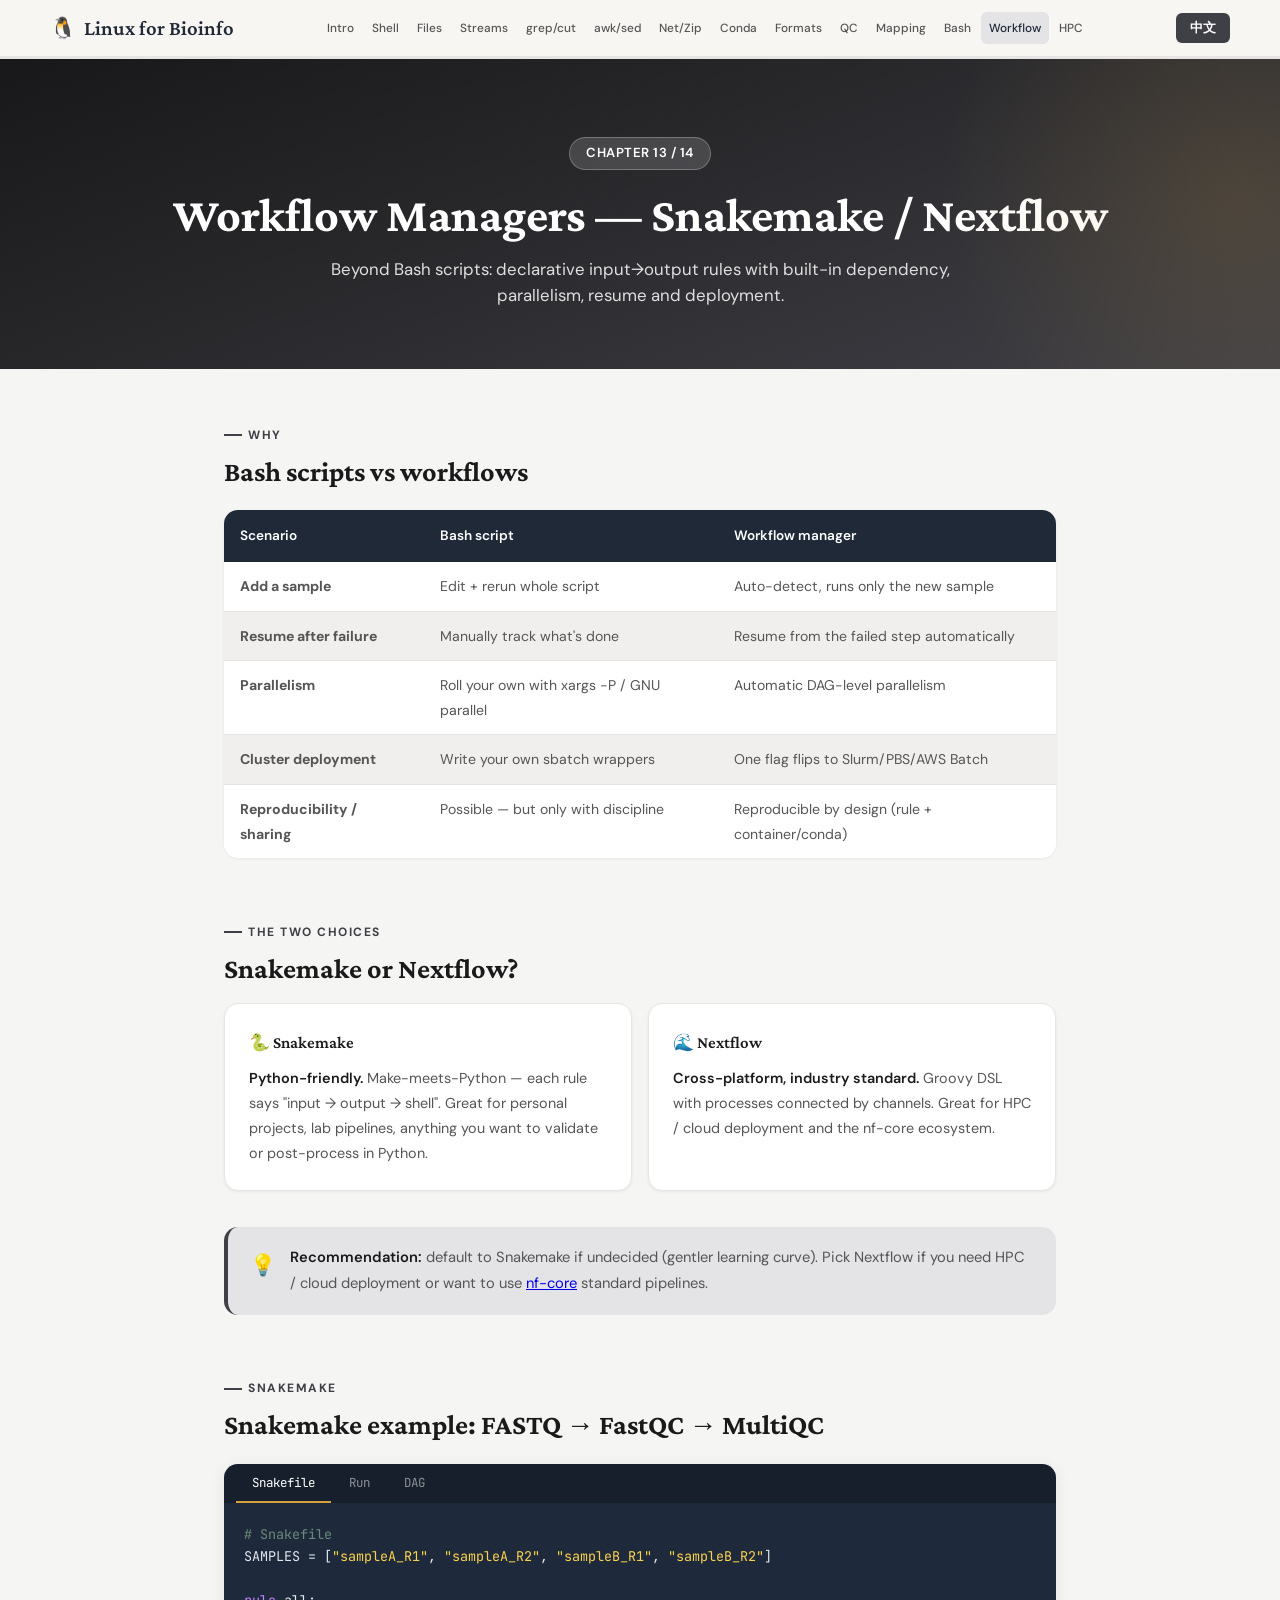
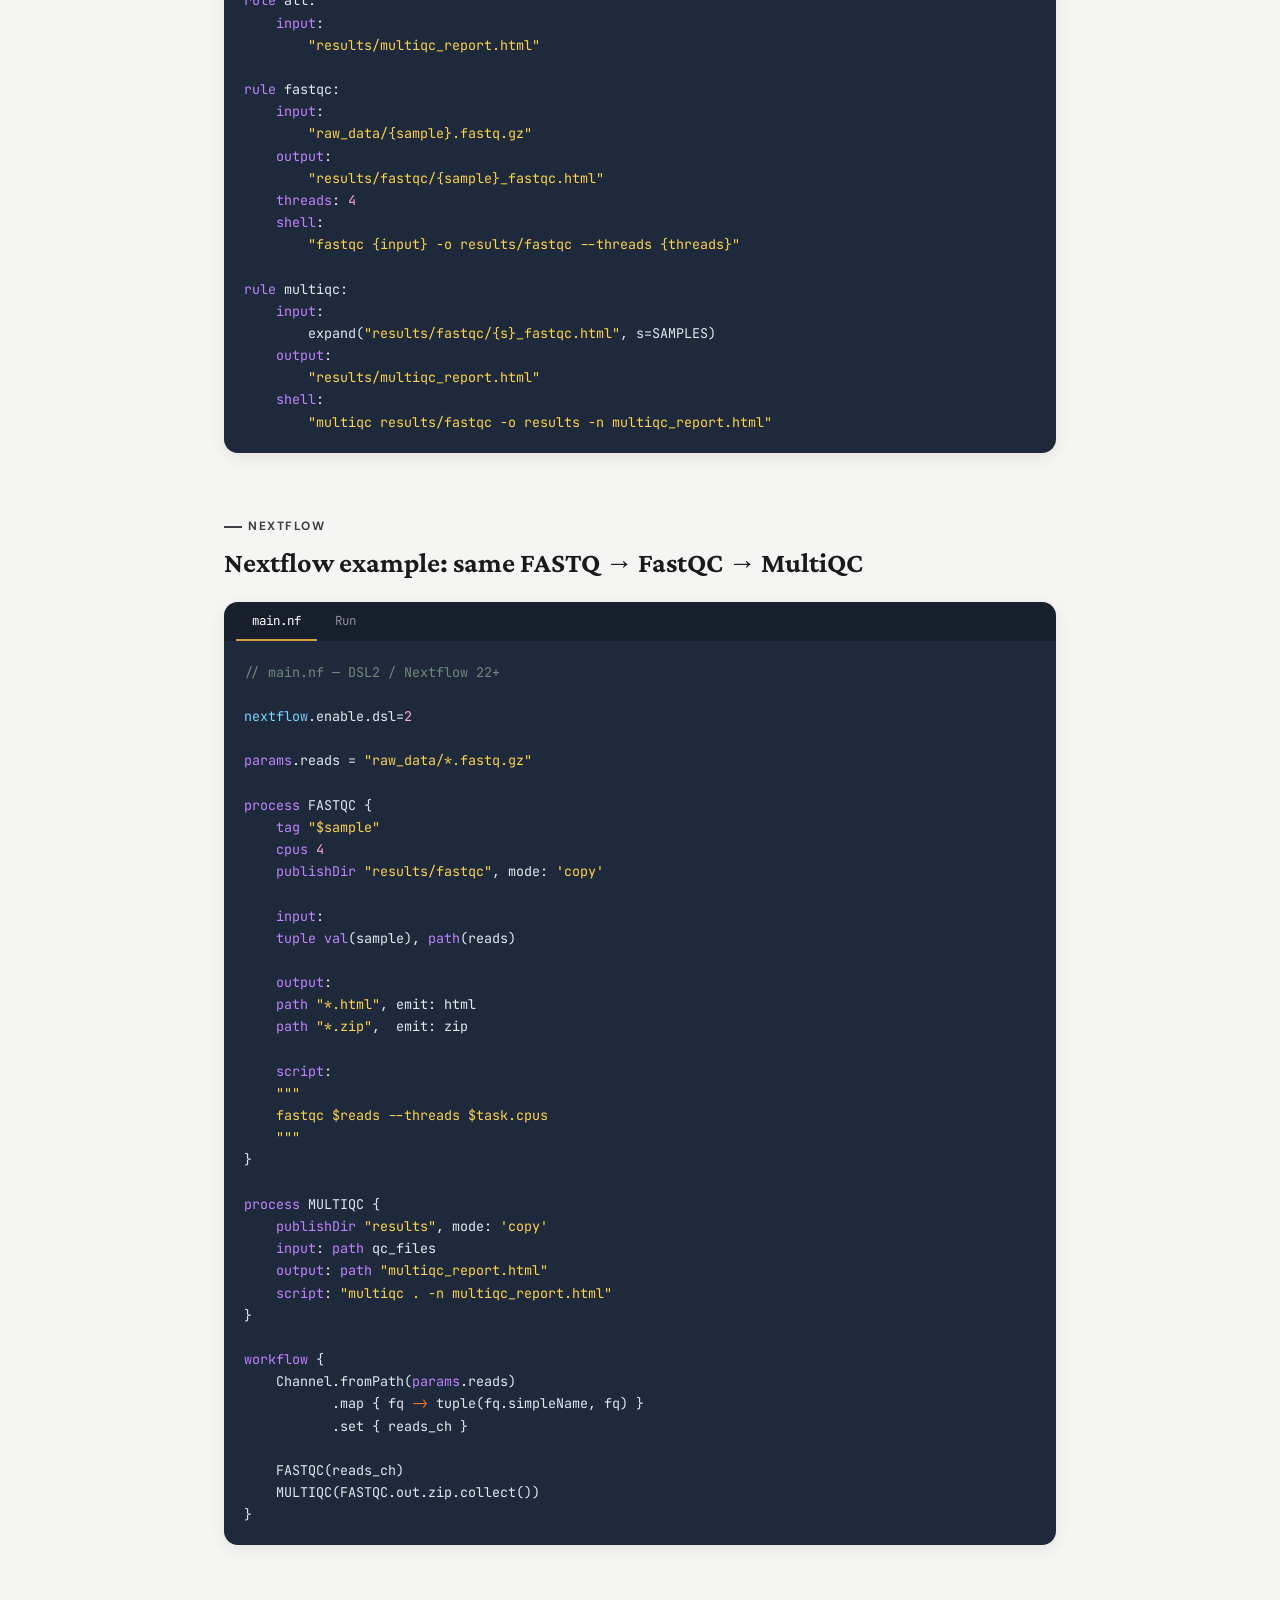
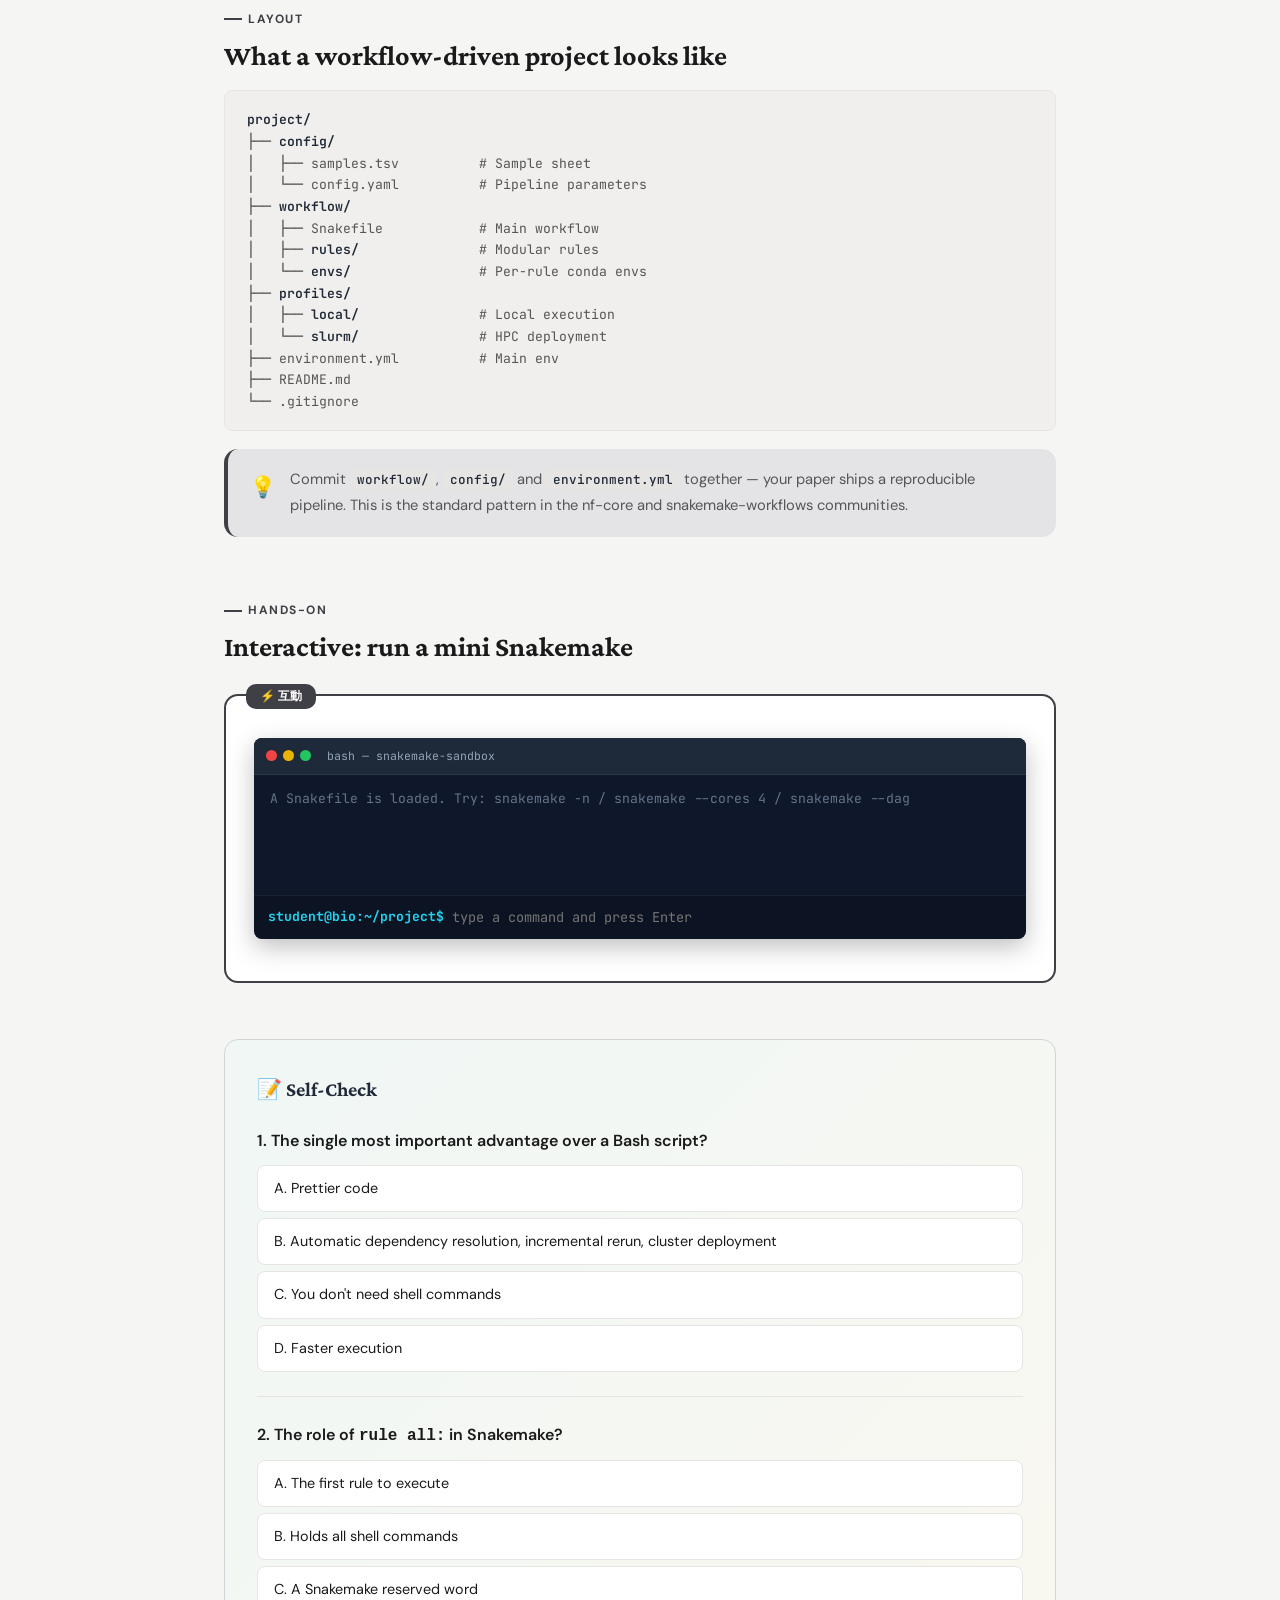
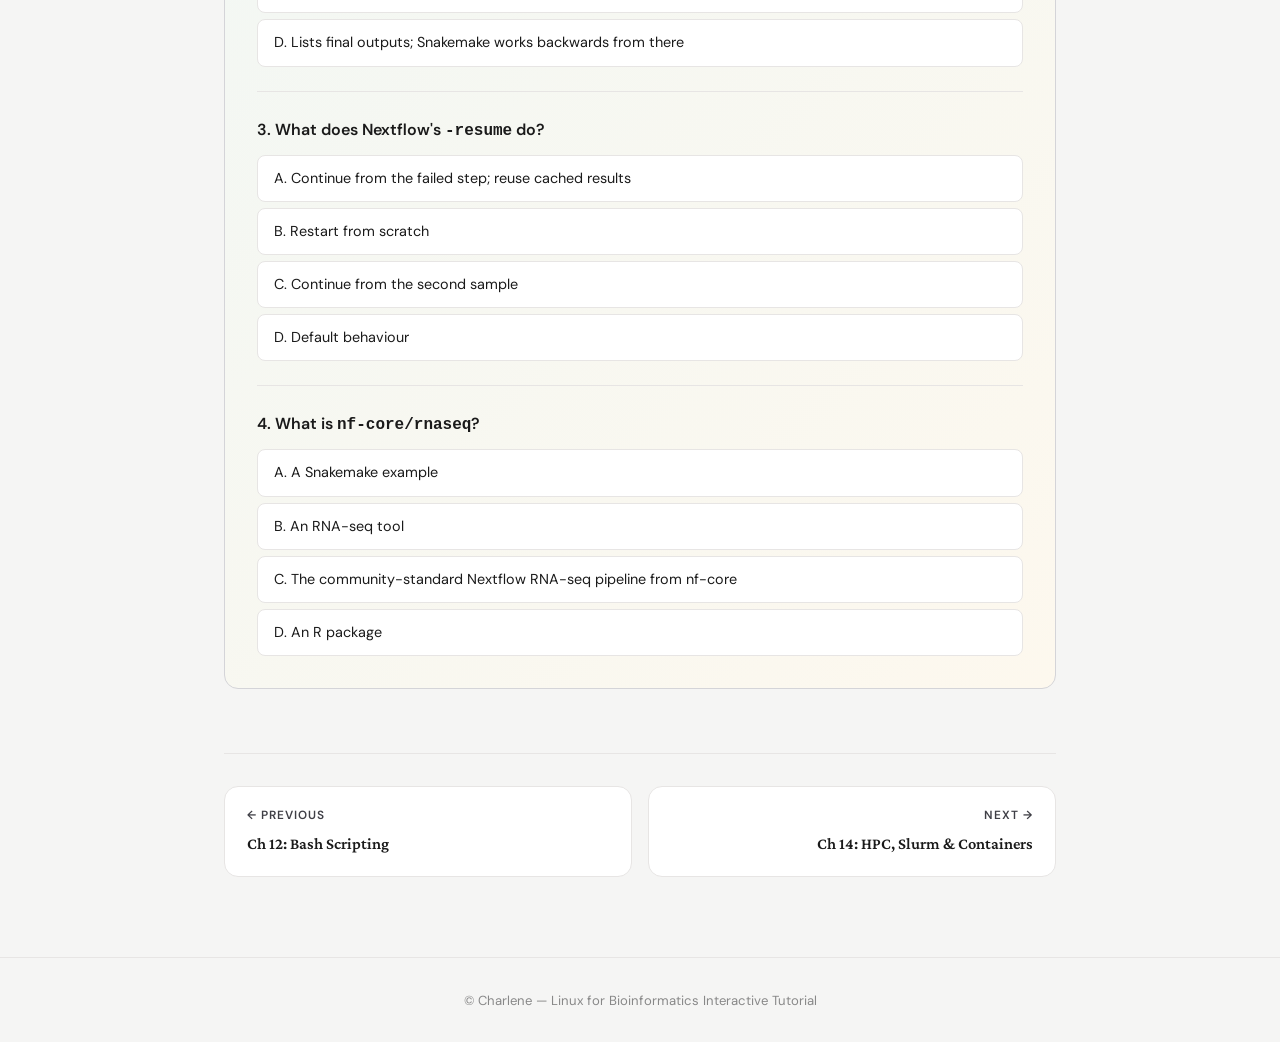
<file: workflow.html>
<!DOCTYPE html><html lang="zh-Hant"><head><meta charset="UTF-8"><meta name="viewport" content="width=device-width,initial-scale=1.0">
<title>Ch 13: Workflow Managers — Linux Tutorial</title>
<link rel="stylesheet" href="styles.css">
</head><body>
<nav class="top-nav"><div class="top-nav-inner">
  <a href="index.html" class="top-nav-brand"><span>🐧</span> <span data-zh="Linux 生資教學" data-en="Linux for Bioinfo">Linux 生資教學</span></a>
  <ul class="top-nav-links">
    <li><a href="intro.html">Intro</a></li><li><a href="filesystem.html">Shell</a></li><li><a href="file-ops.html">Files</a></li><li><a href="text-streams.html">Streams</a></li><li><a href="grep-cut-sort.html">grep/cut</a></li><li><a href="awk-sed.html">awk/sed</a></li><li><a href="download-compress.html">Net/Zip</a></li><li><a href="conda.html">Conda</a></li><li><a href="bio-formats.html">Formats</a></li><li><a href="ngs-qc.html">QC</a></li><li><a href="mapping.html">Mapping</a></li><li><a href="bash-scripting.html">Bash</a></li><li><a href="workflow.html" class="active">Workflow</a></li><li><a href="hpc-container.html">HPC</a></li>
  </ul>
</div></nav>
<div class="progress-bar-container"><div class="progress-bar" id="progressBar"></div></div>
<header class="page-hero"><div class="step-badge">CHAPTER 13 / 14</div>
<h1 data-zh="Workflow Manager — Snakemake / Nextflow" data-en="Workflow Managers — Snakemake / Nextflow">Workflow Manager — Snakemake / Nextflow</h1>
<p class="subtitle" data-lang="zh">從 Bash script 升級到 workflow：宣告式描述「輸入→輸出」，自動處理依賴、平行化、resume 與部署。</p>
<p class="subtitle" data-lang="en">Beyond Bash scripts: declarative input→output rules with built-in dependency, parallelism, resume and deployment.</p>
</header>
<main class="content-wrap">

<!-- Why -->
<section class="section">
<div class="section-label" data-zh="為什麼" data-en="WHY">為什麼</div>
<h2 data-zh="Bash 與 Workflow 的差別" data-en="Bash scripts vs workflows">Bash 與 Workflow 的差別</h2>
<table class="comp-table">
<thead><tr><th data-zh="情境" data-en="Scenario">情境</th><th data-zh="Bash script" data-en="Bash script">Bash script</th><th data-zh="Workflow manager" data-en="Workflow manager">Workflow manager</th></tr></thead>
<tbody>
<tr><td data-zh="新增一個樣本" data-en="Add a sample"><strong data-zh="新增一個樣本" data-en="Add a sample">新增一個樣本</strong></td>
    <td data-zh="改 script、整批重跑" data-en="Edit + rerun whole script">改 script、整批重跑</td>
    <td data-zh="自動偵測，只跑新樣本" data-en="Auto-detect, runs only the new sample">自動偵測，只跑新樣本</td></tr>
<tr><td><strong data-zh="中途失敗 resume" data-en="Resume after failure">中途失敗 resume</strong></td>
    <td data-zh="自己標記哪些已完成" data-en="Manually track what's done">自己標記哪些已完成</td>
    <td data-zh="從失敗點自動續跑" data-en="Resume from the failed step automatically">自動續跑</td></tr>
<tr><td><strong data-zh="平行化" data-en="Parallelism">平行化</strong></td>
    <td data-zh="自己處理 (xargs -P / GNU parallel)" data-en="Roll your own with xargs -P / GNU parallel">自己處理</td>
    <td data-zh="DAG 自動平行" data-en="Automatic DAG-level parallelism">DAG 自動平行</td></tr>
<tr><td><strong data-zh="cluster 部署" data-en="Cluster deployment">cluster 部署</strong></td>
    <td data-zh="得寫 sbatch wrapper" data-en="Write your own sbatch wrappers">得寫 sbatch wrapper</td>
    <td data-zh="一個 flag 切到 Slurm/PBS/AWS Batch" data-en="One flag flips to Slurm/PBS/AWS Batch">一個 flag 切換</td></tr>
<tr><td><strong data-zh="可重現 / 共享" data-en="Reproducibility / sharing">可重現 / 共享</strong></td>
    <td data-zh="可，但需自律" data-en="Possible — but only with discipline">可，但需自律</td>
    <td data-zh="天然可重現（rule + container/conda）" data-en="Reproducible by design (rule + container/conda)">天然可重現</td></tr>
</tbody></table>
</section>

<!-- Snakemake vs Nextflow -->
<section class="section">
<div class="section-label" data-zh="兩大選擇" data-en="THE TWO CHOICES">兩大選擇</div>
<h2 data-zh="Snakemake 還是 Nextflow？" data-en="Snakemake or Nextflow?">Snakemake 還是 Nextflow？</h2>
<div class="card-grid cols-2">
  <div class="card"><h4>🐍 Snakemake</h4>
    <p data-lang="zh"><strong>Python-friendly</strong>。語法類似 Make + Python，rule 描述「input → output → shell」。適合：個人專案、研究室內 pipeline、想用 Python 寫驗證/分析的場景。</p>
    <p data-lang="en"><strong>Python-friendly.</strong> Make-meets-Python — each rule says "input → output → shell". Great for personal projects, lab pipelines, anything you want to validate or post-process in Python.</p></div>
  <div class="card"><h4>🌊 Nextflow</h4>
    <p data-lang="zh"><strong>跨平台、業界標準</strong>。Groovy DSL，process 串成 channel 流。適合：HPC / 雲端部署、想接觸 nf-core 標準 pipeline。</p>
    <p data-lang="en"><strong>Cross-platform, industry standard.</strong> Groovy DSL with processes connected by channels. Great for HPC / cloud deployment and the nf-core ecosystem.</p></div>
</div>
<div class="callout tip"><span class="callout-icon">💡</span><div>
<p data-lang="zh"><strong>選擇建議：</strong>不確定就選 Snakemake（學習曲線較緩）。要部署 HPC、雲端或想接 <a href="https://nf-co.re/" target="_blank" rel="noopener">nf-core</a> 的標準 pipeline，就學 Nextflow。</p>
<p data-lang="en"><strong>Recommendation:</strong> default to Snakemake if undecided (gentler learning curve). Pick Nextflow if you need HPC / cloud deployment or want to use <a href="https://nf-co.re/" target="_blank" rel="noopener">nf-core</a> standard pipelines.</p>
</div></div>
</section>

<!-- Snakemake -->
<section class="section">
<div class="section-label" data-zh="Snakemake" data-en="SNAKEMAKE">Snakemake</div>
<h2 data-zh="Snakemake 例：FASTQ → FastQC → MultiQC" data-en="Snakemake example: FASTQ → FastQC → MultiQC">Snakemake 例：FASTQ → FastQC → MultiQC</h2>
<div class="code-tabs">
<div class="code-tab-btns"><button class="code-tab-btn active" onclick="switchTab(this,'sn1')">Snakefile</button><button class="code-tab-btn" onclick="switchTab(this,'sn2')" data-zh="執行" data-en="Run">執行</button><button class="code-tab-btn" onclick="switchTab(this,'sn3')">DAG</button></div>
<div class="code-tab-content active" id="sn1"><pre><span class="comment"># Snakefile</span>
SAMPLES = [<span class="str">"sampleA_R1"</span>, <span class="str">"sampleA_R2"</span>, <span class="str">"sampleB_R1"</span>, <span class="str">"sampleB_R2"</span>]

<span class="kw">rule</span> all:
    <span class="kw">input</span>:
        <span class="str">"results/multiqc_report.html"</span>

<span class="kw">rule</span> fastqc:
    <span class="kw">input</span>:
        <span class="str">"raw_data/{sample}.fastq.gz"</span>
    <span class="kw">output</span>:
        <span class="str">"results/fastqc/{sample}_fastqc.html"</span>
    <span class="kw">threads</span>: <span class="num">4</span>
    <span class="kw">shell</span>:
        <span class="str">"fastqc {input} -o results/fastqc --threads {threads}"</span>

<span class="kw">rule</span> multiqc:
    <span class="kw">input</span>:
        expand(<span class="str">"results/fastqc/{s}_fastqc.html"</span>, s=SAMPLES)
    <span class="kw">output</span>:
        <span class="str">"results/multiqc_report.html"</span>
    <span class="kw">shell</span>:
        <span class="str">"multiqc results/fastqc -o results -n multiqc_report.html"</span></pre></div>
<div class="code-tab-content" id="sn2"><pre><span class="comment"># 預覽 DAG（不執行）/ Preview the DAG</span>
<span class="func">snakemake</span> --dag <span class="op">|</span> dot -Tpng <span class="op">&gt;</span> dag.png

<span class="comment"># 跑 — 8 條工作平行 / Run — 8 parallel jobs</span>
<span class="func">snakemake</span> --cores 8

<span class="comment"># dry-run，看會跑哪些 rule / Dry run — list rules to be executed</span>
<span class="func">snakemake</span> -n

<span class="comment"># 換到 Slurm cluster — 加 profile 即可 / Switch to Slurm</span>
<span class="func">snakemake</span> --profile profiles/slurm --jobs 100

<span class="comment"># 用 conda 自動建立每個 rule 的環境
# Auto-create per-rule conda envs</span>
<span class="func">snakemake</span> --use-conda --cores 8</pre></div>
<div class="code-tab-content" id="sn3"><pre>          ┌──────────────────────────┐
          │  rule all (multiqc.html) │
          └──────────────┬───────────┘
                         │
          ┌──────────────▼───────────┐
          │ rule multiqc            │
          └──┬────┬────┬──────┬─────┘
             │    │    │      │
    ┌────────┘    │    │      └────────┐
    ▼             ▼    ▼               ▼
fastqc        fastqc fastqc        fastqc
sampleA_R1    sampleA_R2 sampleB_R1 sampleB_R2

<span class="comment"># Snakemake 自動推算依賴並把 4 個 fastqc 平行跑</span></pre></div>
</div>
</section>

<!-- Nextflow -->
<section class="section">
<div class="section-label" data-zh="Nextflow" data-en="NEXTFLOW">Nextflow</div>
<h2 data-zh="Nextflow 例：同樣的 FASTQ → FastQC → MultiQC" data-en="Nextflow example: same FASTQ → FastQC → MultiQC">Nextflow 例：同樣的 FASTQ → FastQC → MultiQC</h2>
<div class="code-tabs">
<div class="code-tab-btns"><button class="code-tab-btn active" onclick="switchTab(this,'nf1')">main.nf</button><button class="code-tab-btn" onclick="switchTab(this,'nf2')" data-zh="執行" data-en="Run">執行</button></div>
<div class="code-tab-content active" id="nf1"><pre><span class="comment">// main.nf — DSL2 / Nextflow 22+</span>

<span class="func">nextflow</span>.enable.dsl=<span class="num">2</span>

<span class="kw">params</span>.reads = <span class="str">"raw_data/*.fastq.gz"</span>

<span class="kw">process</span> FASTQC {
    <span class="kw">tag</span> <span class="str">"$sample"</span>
    <span class="kw">cpus</span> <span class="num">4</span>
    <span class="kw">publishDir</span> <span class="str">"results/fastqc"</span>, mode: <span class="str">'copy'</span>

    <span class="kw">input</span>:
    <span class="kw">tuple</span> <span class="kw">val</span>(sample), <span class="kw">path</span>(reads)

    <span class="kw">output</span>:
    <span class="kw">path</span> <span class="str">"*.html"</span>, emit: html
    <span class="kw">path</span> <span class="str">"*.zip"</span>,  emit: zip

    <span class="kw">script</span>:
    <span class="str">"""
    fastqc $reads --threads $task.cpus
    """</span>
}

<span class="kw">process</span> MULTIQC {
    <span class="kw">publishDir</span> <span class="str">"results"</span>, mode: <span class="str">'copy'</span>
    <span class="kw">input</span>: <span class="kw">path</span> qc_files
    <span class="kw">output</span>: <span class="kw">path</span> <span class="str">"multiqc_report.html"</span>
    <span class="kw">script</span>: <span class="str">"multiqc . -n multiqc_report.html"</span>
}

<span class="kw">workflow</span> {
    Channel.fromPath(<span class="kw">params</span>.reads)
           .map { fq <span class="op">-&gt;</span> tuple(fq.simpleName, fq) }
           .set { reads_ch }

    FASTQC(reads_ch)
    MULTIQC(FASTQC.out.zip.collect())
}</pre></div>
<div class="code-tab-content" id="nf2"><pre><span class="comment"># 跑 — 預設 local 平行 / Run locally</span>
<span class="func">nextflow</span> run main.nf

<span class="comment"># 用 docker / singularity 容器
# Use docker / singularity</span>
<span class="func">nextflow</span> run main.nf -profile docker
<span class="func">nextflow</span> run main.nf -profile singularity

<span class="comment"># 部署到 Slurm — 換一個 profile / Slurm deployment</span>
<span class="func">nextflow</span> run main.nf -profile slurm

<span class="comment"># resume — 失敗後從中間自動續跑 / Resume after failure</span>
<span class="func">nextflow</span> run main.nf -resume

<span class="comment"># 直接跑 nf-core 標準 pipeline / Run an nf-core pipeline</span>
<span class="func">nextflow</span> run nf-core/rnaseq -profile test,docker</pre></div>
</div>
</section>

<!-- Folder structure -->
<section class="section">
<div class="section-label" data-zh="專案結構" data-en="LAYOUT">專案結構</div>
<h2 data-zh="一個 workflow 化專案的標準長相" data-en="What a workflow-driven project looks like">一個 workflow 化專案的標準長相</h2>
<pre class="fs-tree"><span class="dir">project/</span>
├── <span class="dir">config/</span>
│   ├── <span class="file">samples.tsv</span>          <span data-zh="# 樣本表" data-en="# Sample sheet"># 樣本表</span>
│   └── <span class="file">config.yaml</span>          <span data-zh="# pipeline 參數" data-en="# Pipeline parameters"># pipeline 參數</span>
├── <span class="dir">workflow/</span>
│   ├── <span class="file">Snakefile</span>            <span data-zh="# 主 workflow" data-en="# Main workflow"># 主 workflow</span>
│   ├── <span class="dir">rules/</span>               <span data-zh="# 拆檔的 rule" data-en="# Modular rules"># 拆檔的 rule</span>
│   └── <span class="dir">envs/</span>                <span data-zh="# 每個 rule 的 conda env" data-en="# Per-rule conda envs"># 每個 rule 的 env</span>
├── <span class="dir">profiles/</span>
│   ├── <span class="dir">local/</span>               <span data-zh="# 本機跑" data-en="# Local execution"># 本機跑</span>
│   └── <span class="dir">slurm/</span>               <span data-zh="# HPC 部署" data-en="# HPC deployment"># HPC 部署</span>
├── <span class="file">environment.yml</span>          <span data-zh="# 主環境" data-en="# Main env"># 主環境</span>
├── <span class="file">README.md</span>
└── <span class="file">.gitignore</span>
</pre>
<div class="callout tip"><span class="callout-icon">💡</span><div>
<p data-lang="zh">把 <code>workflow/</code> + <code>config/</code> + <code>environment.yml</code> 一起放進 git，論文發表時就能 ship 一個完整可重現的 pipeline。這也是 nf-core 與 snakemake-workflows 社群的標準做法。</p>
<p data-lang="en">Commit <code>workflow/</code>, <code>config/</code> and <code>environment.yml</code> together — your paper ships a reproducible pipeline. This is the standard pattern in the nf-core and snakemake-workflows communities.</p>
</div></div>
</section>

<!-- Hands-on -->
<section class="section">
<div class="section-label" data-zh="動手做" data-en="HANDS-ON">動手做</div>
<h2 data-zh="互動：跑一個 mini Snakemake" data-en="Interactive: run a mini Snakemake">互動：跑一個 mini Snakemake</h2>
<div class="interactive-panel">
<div data-term-id="t-wf"></div>
</div>
</section>

<!-- Quiz -->
<section class="quiz-section">
<h3>📝 <span data-zh="自我檢測" data-en="Self-Check">自我檢測</span></h3>
<div class="quiz-q" data-answer="1" data-explain-zh="workflow manager 自動建立 DAG，只重跑變動的部分；新樣本不需要整批重跑。" data-explain-en="A workflow manager builds a DAG and only re-runs what's changed; new samples don't trigger a full rerun.">
<p data-lang="zh">1. 與 Bash script 相比，workflow manager 最關鍵的優勢是？</p>
<p data-lang="en">1. The single most important advantage over a Bash script?</p>
<div class="quiz-options">
<div class="quiz-opt" data-idx="0"><span data-lang="zh">A. 比較漂亮</span><span data-lang="en">A. Prettier code</span></div>
<div class="quiz-opt" data-idx="1"><span data-lang="zh">B. 自動依賴解析、增量重跑、cluster 部署</span><span data-lang="en">B. Automatic dependency resolution, incremental rerun, cluster deployment</span></div>
<div class="quiz-opt" data-idx="2"><span data-lang="zh">C. 不需要寫 shell 指令</span><span data-lang="en">C. You don't need shell commands</span></div>
<div class="quiz-opt" data-idx="3"><span data-lang="zh">D. 跑得比較快</span><span data-lang="en">D. Faster execution</span></div>
</div><div class="quiz-feedback"></div></div>

<div class="quiz-q" data-answer="3" data-explain-zh="rule all 是 Snakemake 的「目標」清單，告訴系統要產出哪些最終檔案；其他 rule 都是達成 all 的依賴。" data-explain-en="rule all lists final targets; everything else is a dependency to reach those.">
<p data-lang="zh">2. Snakemake 中 <code>rule all:</code> 的角色是？</p>
<p data-lang="en">2. The role of <code>rule all:</code> in Snakemake?</p>
<div class="quiz-options">
<div class="quiz-opt" data-idx="0"><span data-lang="zh">A. 第一個被執行的 rule</span><span data-lang="en">A. The first rule to execute</span></div>
<div class="quiz-opt" data-idx="1"><span data-lang="zh">B. 包含所有 shell 指令</span><span data-lang="en">B. Holds all shell commands</span></div>
<div class="quiz-opt" data-idx="2"><span data-lang="zh">C. Snakemake 規範的保留字</span><span data-lang="en">C. A Snakemake reserved word</span></div>
<div class="quiz-opt" data-idx="3"><span data-lang="zh">D. 列出最終產出，當 input → 推回所需 rule</span><span data-lang="en">D. Lists final outputs; Snakemake works backwards from there</span></div>
</div><div class="quiz-feedback"></div></div>

<div class="quiz-q" data-answer="0" data-explain-zh="-resume 用 cache 跳過已完成的 step，是 Nextflow 最受歡迎的功能之一。" data-explain-en="-resume reuses cached results — one of Nextflow's most loved features.">
<p data-lang="zh">3. Nextflow 的 <code>-resume</code> 用途是？</p>
<p data-lang="en">3. What does Nextflow's <code>-resume</code> do?</p>
<div class="quiz-options">
<div class="quiz-opt" data-idx="0"><span data-lang="zh">A. 從失敗點繼續，已成功的 process 直接從 cache 取結果</span><span data-lang="en">A. Continue from the failed step; reuse cached results</span></div>
<div class="quiz-opt" data-idx="1"><span data-lang="zh">B. 重新開始 pipeline</span><span data-lang="en">B. Restart from scratch</span></div>
<div class="quiz-opt" data-idx="2"><span data-lang="zh">C. 從第二個樣本繼續</span><span data-lang="en">C. Continue from the second sample</span></div>
<div class="quiz-opt" data-idx="3"><span data-lang="zh">D. 預設行為</span><span data-lang="en">D. Default behaviour</span></div>
</div><div class="quiz-feedback"></div></div>

<div class="quiz-q" data-answer="2" data-explain-zh="nf-core 是 Nextflow 社群維護的標準 pipeline 集合，提供高品質、可重現、可發表級別的工具。" data-explain-en="nf-core is the curated community library of standard Nextflow pipelines — production-quality and reproducible.">
<p data-lang="zh">4. <code>nf-core/rnaseq</code> 是什麼？</p>
<p data-lang="en">4. What is <code>nf-core/rnaseq</code>?</p>
<div class="quiz-options">
<div class="quiz-opt" data-idx="0"><span data-lang="zh">A. Snakemake 的範例</span><span data-lang="en">A. A Snakemake example</span></div>
<div class="quiz-opt" data-idx="1"><span data-lang="zh">B. RNA-seq 軟體</span><span data-lang="en">B. An RNA-seq tool</span></div>
<div class="quiz-opt" data-idx="2"><span data-lang="zh">C. nf-core 提供的標準 Nextflow RNA-seq pipeline</span><span data-lang="en">C. The community-standard Nextflow RNA-seq pipeline from nf-core</span></div>
<div class="quiz-opt" data-idx="3"><span data-lang="zh">D. R 套件</span><span data-lang="en">D. An R package</span></div>
</div><div class="quiz-feedback"></div></div>
</section>

<nav class="page-nav">
  <a href="bash-scripting.html"><span class="nav-dir" data-zh="← 上一章" data-en="← Previous">← 上一章</span><span class="nav-title">Ch 12: Bash Scripting</span></a>
  <a href="hpc-container.html"><span class="nav-dir" data-zh="下一章 →" data-en="Next →">下一章 →</span><span class="nav-title">Ch 14: HPC, Slurm & Containers</span></a>
</nav>
</main>
<footer class="site-footer">© Charlene — Linux for Bioinformatics Interactive Tutorial</footer>
<script src="i18n.js"></script>
<script src="common.js"></script>
<script>
TermSim.create('t-wf',{
  prompt:'student@bio:~/project$',
  title:'snakemake-sandbox',
  banner:'A Snakefile is loaded. Try: snakemake -n / snakemake --cores 4 / snakemake --dag',
  validate:function(cmd){
    const c=cmd.trim();
    if(c==='cat Snakefile') return {ok:true,out:'SAMPLES = ["A_R1", "A_R2", "B_R1", "B_R2"]\n\nrule all:\n    input:\n        "results/multiqc_report.html"\n\nrule fastqc:\n    input: "raw_data/{sample}.fastq.gz"\n    output: "results/fastqc/{sample}_fastqc.html"\n    threads: 4\n    shell: "fastqc {input} -o results/fastqc --threads {threads}"\n\nrule multiqc:\n    input: expand("results/fastqc/{s}_fastqc.html", s=SAMPLES)\n    output: "results/multiqc_report.html"\n    shell: "multiqc results/fastqc -o results -n multiqc_report.html"'};
    if(c==='snakemake -n'){return {ok:true,out:'Building DAG of jobs...\nJob counts:\n        count   jobs\n            1   all\n            4   fastqc\n            1   multiqc\n            6\nThis was a dry-run (flag -n).'};}
    if(c==='snakemake --cores 4'||c==='snakemake -j 4'){return {ok:true,out:'Building DAG of jobs...\nUsing 4 cores...\n[Sat May 02 10:00:00] rule fastqc: A_R1\n[Sat May 02 10:00:00] rule fastqc: A_R2\n[Sat May 02 10:00:00] rule fastqc: B_R1\n[Sat May 02 10:00:00] rule fastqc: B_R2\n[Sat May 02 10:00:30] rule multiqc\n[Sat May 02 10:00:35] localrule all\n6 of 6 steps (100%) done.'};}
    if(c==='snakemake --dag'){return {ok:true,out:'digraph snakemake_dag {\n    0[label="all"];\n    1[label="multiqc"];\n    2[label="fastqc\\nA_R1"];\n    3[label="fastqc\\nA_R2"];\n    4[label="fastqc\\nB_R1"];\n    5[label="fastqc\\nB_R2"];\n    1 -> 0\n    2 -> 1\n    3 -> 1\n    4 -> 1\n    5 -> 1\n}\n# pipe into "dot -Tpng > dag.png"'};}
    if(c==='snakemake --use-conda --cores 4'){return {ok:true,out:'Creating conda environment workflow/envs/qc.yaml... done.\nThen runs the same DAG with isolated envs.'};}
    if(c==='ls') return {ok:true,out:'Snakefile  raw_data/  results/  config/  workflow/'};
    if(c==='nextflow run main.nf'){return {ok:true,out:'N E X T F L O W   ~  version 23.10\nLaunching `main.nf` [chaotic_curie] - revision: a1b2c3d4\nexecutor >  local (5)\n[1/abcde] process > FASTQC (A_R1)   [100%] 4 of 4 ✔\n[2/fghij] process > MULTIQC         [100%] 1 of 1 ✔\nCompleted at: 02-May-2026 10:00:35\nDuration    : 35s\nCPU hours   : 0.04'};}
    if(c==='nextflow run main.nf -resume'){return {ok:true,out:'N E X T F L O W   ~  version 23.10\n[cached] process > FASTQC (A_R1)   [100%] 4 of 4, cached: 4 ✔\n[cached] process > MULTIQC         [100%] 1 of 1, cached: 1 ✔\nCompleted at: 02-May-2026 10:00:01\nDuration    : 1s'};}
    if(c==='clear'){document.querySelector('[data-term-id="t-wf"] .terminal-body').innerHTML='';return {ok:true,out:''};}
    return {ok:false,err:true,out:'sh: '+c+': try cat Snakefile / snakemake -n / snakemake --cores 4 / snakemake --dag / nextflow run main.nf'};
  }
});
</script>
</body></html>
</file>
<file: styles.css>
@import url('https://fonts.googleapis.com/css2?family=Crimson+Pro:ital,wght@0,300;0,400;0,600;0,700;1,400&family=DM+Sans:ital,wght@0,400;0,500;0,600;0,700;1,400&family=JetBrains+Mono:wght@400;500;700&display=swap');
:root{--c-bg:#f5f5f4;--c-bg-alt:#e7e5e4;--c-surface:#fff;--c-surface-alt:#f0efed;--c-ink:#1a1a1a;--c-ink-light:#555;--c-ink-muted:#888;--c-accent:#3f3f46;--c-accent-light:#e4e4e7;--c-accent-dark:#1f2937;--c-highlight:#d4a03c;--c-highlight-light:#fdf3dd;--c-danger:#c0392b;--c-danger-light:#fde8e5;--c-code-bg:#1e293b;--c-code-text:#e2e8f0;--c-term-bg:#0f172a;--c-term-prompt:#22d3ee;--c-term-cmd:#fef08a;--c-term-out:#cbd5e1;--c-term-err:#fca5a5;--c-border:#d4d4d8;--c-border-light:#e7e5e4;--font-display:'Crimson Pro',Georgia,serif;--font-body:'DM Sans',-apple-system,sans-serif;--font-mono:'JetBrains Mono','Fira Code',monospace;--radius:8px;--radius-lg:14px;--shadow-sm:0 1px 3px rgba(0,0,0,.06);--shadow-md:0 4px 16px rgba(0,0,0,.08);--shadow-lg:0 8px 32px rgba(0,0,0,.1);--max-w:880px;--transition:.3s cubic-bezier(.4,0,.2,1)}
*,*::before,*::after{box-sizing:border-box;margin:0;padding:0}
html{scroll-behavior:smooth;font-size:16px}
body{font-family:var(--font-body);background:var(--c-bg);color:var(--c-ink);line-height:1.75;-webkit-font-smoothing:antialiased}
.top-nav{position:sticky;top:0;z-index:100;background:rgba(248,246,241,.92);backdrop-filter:blur(12px);border-bottom:1px solid var(--c-border-light);padding:0 24px}
.top-nav-inner{max-width:1180px;margin:0 auto;display:flex;align-items:center;justify-content:space-between;height:56px;gap:8px}
.top-nav-brand{font-family:var(--font-display);font-size:1.1rem;font-weight:600;color:var(--c-accent-dark);text-decoration:none;display:flex;align-items:center;gap:8px;white-space:nowrap}
.top-nav-brand span{font-size:1.3rem}
.top-nav-links{display:flex;gap:2px;list-style:none;overflow-x:auto;flex:1;justify-content:center}
.top-nav-links a{display:block;padding:6px 8px;font-size:.74rem;font-weight:500;color:var(--c-ink-light);text-decoration:none;border-radius:6px;white-space:nowrap;transition:var(--transition)}
.top-nav-links a:hover,.top-nav-links a.active{background:var(--c-accent-light);color:var(--c-accent-dark)}
.lang-toggle{background:var(--c-accent);color:#fff;border:none;border-radius:6px;padding:6px 14px;font-family:var(--font-body);font-size:.82rem;font-weight:700;cursor:pointer;white-space:nowrap;transition:var(--transition);flex-shrink:0}
.lang-toggle:hover{background:var(--c-accent-dark)}
.progress-bar-container{position:fixed;top:56px;left:0;width:100%;height:3px;background:var(--c-border-light);z-index:99}
.progress-bar{height:100%;background:linear-gradient(90deg,var(--c-accent),var(--c-highlight));width:0%;transition:width .15s ease}
.page-hero{position:relative;padding:80px 24px 60px;text-align:center;background:linear-gradient(160deg,#18181b 0%,#27272a 40%,#3f3f46 100%);color:#fff;overflow:hidden}
.page-hero::before{content:'';position:absolute;top:-50%;right:-20%;width:600px;height:600px;background:radial-gradient(circle,rgba(212,160,60,.15) 0%,transparent 70%);pointer-events:none}
.page-hero .step-badge{display:inline-block;padding:4px 16px;background:rgba(255,255,255,.15);border:1px solid rgba(255,255,255,.25);border-radius:20px;font-size:.82rem;font-weight:600;letter-spacing:.5px;margin-bottom:16px}
.page-hero h1{font-family:var(--font-display);font-size:clamp(2rem,4.5vw,3rem);font-weight:700;line-height:1.2;margin-bottom:12px}
.page-hero .subtitle{font-size:1.05rem;opacity:.85;max-width:620px;margin:0 auto;line-height:1.6}
.content-wrap{max-width:var(--max-w);margin:0 auto;padding:48px 24px 80px}
.section{margin-bottom:56px;animation:fadeUp .5s ease both}
@keyframes fadeUp{from{opacity:0;transform:translateY(20px)}to{opacity:1;transform:translateY(0)}}
.section-label{display:inline-flex;align-items:center;gap:6px;font-size:.75rem;font-weight:700;text-transform:uppercase;letter-spacing:1.5px;color:var(--c-accent);margin-bottom:8px}
.section-label::before{content:'';width:18px;height:2px;background:var(--c-accent)}
.section h2{font-family:var(--font-display);font-size:1.75rem;font-weight:700;color:var(--c-ink);margin-bottom:16px;line-height:1.3}
.section h3{font-family:var(--font-display);font-size:1.3rem;font-weight:600;margin-top:32px;margin-bottom:12px}
.section h4{font-family:var(--font-display);font-size:1.1rem;font-weight:600;margin-top:20px;margin-bottom:10px}
.section p{color:var(--c-ink-light);margin-bottom:16px}
.section p strong{color:var(--c-ink);font-weight:600}
.section ul,.section ol{margin:0 0 16px 24px;color:var(--c-ink-light)}
.section li{margin-bottom:6px}
.section code{font-family:var(--font-mono);font-size:.86em;background:var(--c-bg-alt);color:var(--c-accent-dark);padding:2px 7px;border-radius:5px;font-weight:500}
.card{background:var(--c-surface);border:1px solid var(--c-border-light);border-radius:var(--radius-lg);padding:24px;margin-bottom:18px;box-shadow:var(--shadow-sm);transition:var(--transition)}
.card:hover{box-shadow:var(--shadow-md);border-color:var(--c-border)}
.card-grid{display:grid;gap:16px}
.card-grid.cols-2{grid-template-columns:repeat(auto-fit,minmax(280px,1fr))}
.card-grid.cols-3{grid-template-columns:repeat(auto-fit,minmax(220px,1fr))}
.card-grid.cols-4{grid-template-columns:repeat(auto-fit,minmax(180px,1fr))}
.card-icon{width:44px;height:44px;display:flex;align-items:center;justify-content:center;font-size:1.4rem;background:var(--c-accent-light);border-radius:12px;margin-bottom:12px}
.card h4{font-family:var(--font-display);font-size:1.05rem;font-weight:600;margin-bottom:8px;margin-top:0}
.card p{font-size:.9rem;color:var(--c-ink-light);margin-bottom:0}
.term{position:relative;font-weight:600;color:var(--c-accent-dark);border-bottom:1.5px dotted var(--c-accent);cursor:help}
.term .term-tip{display:none;position:absolute;bottom:100%;left:50%;transform:translateX(-50%);background:var(--c-code-bg);color:var(--c-code-text);padding:8px 14px;border-radius:8px;font-size:.82rem;font-weight:400;max-width:320px;white-space:normal;z-index:50;box-shadow:var(--shadow-lg);pointer-events:none;margin-bottom:6px}
.term:hover .term-tip{display:block}
.code-tabs{background:var(--c-code-bg);border-radius:var(--radius-lg);overflow:hidden;margin:20px 0;box-shadow:var(--shadow-md)}
.code-tab-btns{display:flex;background:rgba(0,0,0,.25);padding:0 12px;gap:2px;flex-wrap:wrap}
.code-tab-btns .code-tab-btn{padding:10px 16px;background:none;border:none;color:rgba(255,255,255,.5);font-family:var(--font-mono);font-size:.78rem;cursor:pointer;border-bottom:2px solid transparent;transition:var(--transition)}
.code-tab-btns .code-tab-btn.active{color:#fff;border-bottom-color:var(--c-highlight)}
.code-tab-content{display:none;padding:20px;overflow-x:auto}
.code-tab-content.active{display:block}
.code-tab-content pre{margin:0;font-family:var(--font-mono);font-size:.84rem;line-height:1.65;color:var(--c-code-text);white-space:pre-wrap;word-break:break-word}
.comment{color:#6b8a7a}.func{color:#7dd3fc}.str{color:#fcd34d}.kw{color:#c084fc}.num{color:#f9a8d4}.op{color:#f97316}.var{color:#86efac}.flag{color:#fbbf24}
.interactive-panel{background:var(--c-surface);border:2px solid var(--c-accent);border-radius:var(--radius-lg);padding:28px;margin:28px 0;position:relative}
.interactive-panel::before{content:'⚡ 互動';position:absolute;top:-12px;left:20px;background:var(--c-accent);color:#fff;padding:2px 14px;border-radius:10px;font-size:.75rem;font-weight:600}
.interactive-panel[data-en-label]::before{content:attr(data-zh-label)}
html[lang="en"] .interactive-panel[data-en-label]::before{content:attr(data-en-label)}
.terminal{background:var(--c-term-bg);border-radius:var(--radius);font-family:var(--font-mono);font-size:.82rem;color:var(--c-term-out);overflow:hidden;margin:14px 0;box-shadow:0 8px 24px rgba(0,0,0,.25)}
.terminal-header{background:#1e2a3a;display:flex;align-items:center;gap:6px;padding:8px 12px;border-bottom:1px solid rgba(255,255,255,.06)}
.terminal-header .dot{width:11px;height:11px;border-radius:50%}
.terminal-header .dot.r{background:#ef4444}
.terminal-header .dot.y{background:#eab308}
.terminal-header .dot.g{background:#22c55e}
.terminal-header .ttl{margin-left:10px;color:#94a3b8;font-size:.72rem}
.terminal-body{padding:14px 16px;min-height:120px;line-height:1.55;white-space:pre-wrap;word-break:break-word}
.terminal-body .prompt{color:var(--c-term-prompt);font-weight:700}
.terminal-body .cmd{color:var(--c-term-cmd)}
.terminal-body .out{color:var(--c-term-out)}
.terminal-body .err{color:var(--c-term-err)}
.terminal-body .dim{color:#64748b}
.terminal-input-row{display:flex;align-items:center;gap:8px;padding:10px 14px;border-top:1px solid rgba(255,255,255,.06);background:rgba(0,0,0,.18)}
.terminal-input-row .prompt{color:var(--c-term-prompt);font-family:var(--font-mono);font-weight:700;font-size:.82rem}
.terminal-input-row input{flex:1;background:transparent;border:none;outline:none;color:var(--c-term-cmd);font-family:var(--font-mono);font-size:.85rem;caret-color:var(--c-highlight)}
.term-toolbar{display:flex;gap:8px;flex-wrap:wrap;margin-top:10px}
.term-btn{background:var(--c-bg-alt);color:var(--c-ink);border:1px solid var(--c-border);border-radius:6px;padding:6px 12px;font-family:var(--font-mono);font-size:.76rem;cursor:pointer;transition:var(--transition)}
.term-btn:hover{background:var(--c-accent-light);border-color:var(--c-accent)}
.term-btn.solve{background:var(--c-highlight-light);border-color:var(--c-highlight)}
.cheat{display:grid;grid-template-columns:auto 1fr;gap:0;background:var(--c-surface);border:1px solid var(--c-border-light);border-radius:var(--radius-lg);overflow:hidden;margin:18px 0;box-shadow:var(--shadow-sm)}
.cheat-cmd{background:var(--c-code-bg);color:var(--c-term-cmd);font-family:var(--font-mono);font-size:.82rem;padding:10px 16px;border-bottom:1px solid #2a3a4d;display:flex;align-items:center}
.cheat-desc{padding:10px 16px;font-size:.88rem;color:var(--c-ink-light);border-bottom:1px solid var(--c-border-light);display:flex;align-items:center}
.cheat>div:nth-last-child(-n+2){border-bottom:none}
.slider-group{margin:18px 0}
.slider-group label{display:flex;justify-content:space-between;font-size:.88rem;font-weight:600;margin-bottom:6px}
.slider-group label span{color:var(--c-accent);font-family:var(--font-mono)}
input[type=range]{-webkit-appearance:none;width:100%;height:6px;border-radius:3px;background:var(--c-bg-alt);outline:none}
input[type=range]::-webkit-slider-thumb{-webkit-appearance:none;width:20px;height:20px;border-radius:50%;background:var(--c-accent);cursor:pointer;box-shadow:0 2px 6px rgba(0,0,0,.2)}
.sim-stats{display:flex;gap:12px;margin:12px 0;flex-wrap:wrap}
.sim-stat{padding:8px 14px;border-radius:8px;font-size:.85rem;font-weight:600}
.sim-stat.pass{background:var(--c-accent-light);color:var(--c-accent-dark)}
.sim-stat.fail{background:var(--c-danger-light);color:var(--c-danger)}
.sim-stat.info{background:var(--c-highlight-light);color:#8b6914}
.chart-container{position:relative;width:100%;height:340px;background:var(--c-surface-alt);border-radius:var(--radius);margin:16px 0;overflow:hidden}
.chart-container canvas{width:100%!important;height:100%!important}
.decision-tree{background:var(--c-highlight-light);border-left:4px solid var(--c-highlight);border-radius:0 var(--radius-lg) var(--radius-lg) 0;padding:24px 28px;margin:24px 0}
.decision-tree h4{font-family:var(--font-display);font-size:1.1rem;color:var(--c-ink);margin-bottom:12px;margin-top:0}
.dt-node{display:flex;align-items:flex-start;gap:12px;padding:10px 0;font-size:.92rem}
.dt-node .dt-q{font-weight:600;color:var(--c-ink);min-width:42px}
.dt-node .dt-arrow{color:var(--c-highlight);font-weight:700}
.comp-table{width:100%;border-collapse:collapse;margin:20px 0;font-size:.88rem;background:var(--c-surface);border-radius:var(--radius-lg);overflow:hidden;box-shadow:var(--shadow-sm)}
.comp-table thead{background:var(--c-accent-dark);color:#fff}
.comp-table th{padding:14px 16px;text-align:left;font-weight:600;font-size:.85rem}
.comp-table td{padding:12px 16px;border-bottom:1px solid var(--c-border-light);color:var(--c-ink-light);vertical-align:top}
.comp-table tr:last-child td{border-bottom:none}
.comp-table tr:nth-child(even){background:var(--c-surface-alt)}
.comp-table code{font-size:.82em}
.quiz-section{background:linear-gradient(135deg,#f0f7f5 0%,#fdf8ee 100%);border:1px solid var(--c-border);border-radius:var(--radius-lg);padding:32px;margin:40px 0}
.quiz-section h3{font-family:var(--font-display);font-size:1.25rem;margin-top:0;margin-bottom:20px;color:var(--c-accent-dark)}
.quiz-q{margin-bottom:24px;padding-bottom:24px;border-bottom:1px solid var(--c-border-light)}
.quiz-q:last-child{border-bottom:none;margin-bottom:0;padding-bottom:0}
.quiz-q p{font-weight:600;color:var(--c-ink);margin-bottom:10px}
.quiz-q pre{background:var(--c-code-bg);color:var(--c-code-text);font-family:var(--font-mono);font-size:.82rem;padding:10px 14px;border-radius:8px;margin:8px 0;overflow-x:auto;white-space:pre-wrap}
.quiz-options{display:flex;flex-direction:column;gap:6px}
.quiz-opt{display:flex;align-items:center;gap:10px;padding:10px 16px;background:var(--c-surface);border:1px solid var(--c-border-light);border-radius:8px;cursor:pointer;font-size:.9rem;transition:var(--transition)}
.quiz-opt:hover{border-color:var(--c-accent);background:var(--c-accent-light)}
.quiz-opt.correct{background:#d1fae5;border-color:#059669}
.quiz-opt.wrong{background:#fee2e2;border-color:#dc2626}
.quiz-feedback{margin-top:8px;padding:10px 14px;border-radius:8px;font-size:.88rem;display:none}
.quiz-feedback.show{display:block}
.quiz-feedback.correct-fb{background:#d1fae5;color:#065f46}
.quiz-feedback.wrong-fb{background:#fee2e2;color:#991b1b}
.page-nav{display:flex;justify-content:space-between;gap:16px;margin-top:64px;padding-top:32px;border-top:1px solid var(--c-border-light)}
.page-nav a{flex:1;display:flex;flex-direction:column;gap:4px;padding:18px 22px;background:var(--c-surface);border:1px solid var(--c-border-light);border-radius:var(--radius-lg);text-decoration:none;transition:var(--transition)}
.page-nav a:hover{border-color:var(--c-accent);box-shadow:var(--shadow-md)}
.page-nav a .nav-dir{font-size:.74rem;font-weight:600;text-transform:uppercase;letter-spacing:1px;color:var(--c-accent)}
.page-nav a .nav-title{font-family:var(--font-display);font-size:1.02rem;font-weight:600;color:var(--c-ink)}
.page-nav a:last-child{text-align:right}
.page-nav .placeholder{flex:1}
.callout{display:flex;gap:14px;padding:18px 22px;border-radius:var(--radius-lg);margin:18px 0;font-size:.92rem}
.callout-icon{font-size:1.3rem;flex-shrink:0;margin-top:2px}
.callout.tip{background:var(--c-accent-light);border-left:4px solid var(--c-accent)}
.callout.warn{background:var(--c-highlight-light);border-left:4px solid var(--c-highlight)}
.callout.danger{background:var(--c-danger-light);border-left:4px solid var(--c-danger)}
.callout p{margin:0 0 6px}
.callout p:last-child{margin-bottom:0}
.workflow{position:relative;padding-left:36px}
.workflow::before{content:'';position:absolute;left:14px;top:4px;bottom:4px;width:2px;background:var(--c-accent);opacity:.3}
.workflow-step{position:relative;padding:0 0 24px 18px}
.workflow-step::before{content:attr(data-step);position:absolute;left:-36px;top:0;width:30px;height:30px;background:var(--c-accent);color:#fff;border-radius:50%;display:flex;align-items:center;justify-content:center;font-size:.78rem;font-weight:700}
.workflow-step h4{font-size:1rem;margin-bottom:6px;margin-top:0}
.workflow-step p{margin-bottom:8px}
.site-footer{text-align:center;padding:32px 24px;font-size:.82rem;color:var(--c-ink-muted);border-top:1px solid var(--c-border-light)}
.accordion-item{background:var(--c-surface);border:1px solid var(--c-border-light);border-radius:var(--radius);margin-bottom:8px;overflow:hidden}
.accordion-btn{width:100%;text-align:left;padding:16px 20px;background:none;border:none;font-family:var(--font-body);font-size:.95rem;font-weight:600;color:var(--c-ink);cursor:pointer;display:flex;justify-content:space-between;align-items:center}
.accordion-btn::after{content:'▾';color:var(--c-ink-muted);transition:var(--transition)}
.accordion-btn.open::after{transform:rotate(180deg)}
.accordion-body{padding:0 20px 16px;display:none;font-size:.9rem;color:var(--c-ink-light);line-height:1.7}
.accordion-body.open{display:block}
.hub-hero{padding:100px 24px 80px;text-align:center;background:linear-gradient(160deg,#18181b 0%,#27272a 30%,#3f3f46 60%,#52525b 100%);color:#fff;position:relative;overflow:hidden}
.hub-hero::after{content:'';position:absolute;bottom:-2px;left:0;right:0;height:60px;background:var(--c-bg);clip-path:ellipse(52% 100% at 50% 100%)}
.hub-hero h1{font-family:var(--font-display);font-size:clamp(2.5rem,5vw,3.5rem);font-weight:700;margin-bottom:16px}
.hub-hero p{font-size:1.1rem;opacity:.85;max-width:640px;margin:0 auto}
.hub-steps-grid{display:grid;grid-template-columns:repeat(auto-fill,minmax(260px,1fr));gap:16px;max-width:1180px;margin:0 auto;padding:0 24px}
.hub-card{display:flex;flex-direction:column;gap:8px;padding:22px;background:var(--c-surface);border:1px solid var(--c-border-light);border-radius:var(--radius-lg);text-decoration:none;color:var(--c-ink);box-shadow:var(--shadow-sm);transition:var(--transition);overflow:hidden}
.hub-card:hover{transform:translateY(-4px);box-shadow:var(--shadow-lg);border-color:var(--c-accent)}
.hub-card .step-num{font-size:.7rem;font-weight:700;letter-spacing:1px;text-transform:uppercase;color:var(--c-accent)}
.hub-card h3{font-family:var(--font-display);font-size:1.1rem;font-weight:600;margin:0}
.hub-card p{font-size:.84rem;color:var(--c-ink-muted);line-height:1.55;margin:0}
.hub-card .hub-emoji{font-size:1.7rem;margin-bottom:4px}
.hub-section-title{max-width:1180px;margin:48px auto 18px;padding:0 24px;font-family:var(--font-display);font-size:1.4rem;font-weight:600;color:var(--c-ink);display:flex;align-items:baseline;gap:14px}
.hub-section-title>span:first-child{color:var(--c-accent);font-family:var(--font-mono);font-size:1rem;background:var(--c-accent-light);padding:4px 10px;border-radius:6px}
.hub-section-desc{max-width:1180px;margin:0 auto 24px;padding:0 24px;color:var(--c-ink-light);font-size:.95rem}
.toggle-row{display:flex;gap:8px;flex-wrap:wrap;margin-bottom:16px}
.toggle-btn{background:var(--c-bg-alt);color:var(--c-ink);border:none;border-radius:6px;padding:8px 16px;font-family:var(--font-body);font-size:.86rem;font-weight:600;cursor:pointer;transition:var(--transition)}
.toggle-btn.active{background:var(--c-accent);color:#fff}
.toggle-btn-sm{padding:6px 12px;font-size:.8rem}
.fs-tree{font-family:var(--font-mono);font-size:.82rem;background:var(--c-surface-alt);border:1px solid var(--c-border-light);border-radius:var(--radius);padding:18px 22px;line-height:1.65;color:var(--c-ink-light);white-space:pre;overflow-x:auto}
.fs-tree .dir{color:var(--c-accent-dark);font-weight:600}
.fs-tree .file{color:var(--c-ink-light)}
.fs-tree .hi{background:var(--c-highlight-light);padding:1px 4px;border-radius:3px}
.kbd{display:inline-block;padding:2px 7px;font-family:var(--font-mono);font-size:.78em;font-weight:600;color:var(--c-ink);background:var(--c-surface);border:1px solid var(--c-border);border-bottom-width:2px;border-radius:5px;margin:0 1px}
.pipe-builder{background:var(--c-term-bg);border-radius:var(--radius);padding:20px;margin:14px 0;color:var(--c-term-out);font-family:var(--font-mono)}
.pipe-stages{display:flex;align-items:stretch;gap:0;flex-wrap:wrap;margin-bottom:14px}
.pipe-stage{flex:1;min-width:120px;background:rgba(255,255,255,.06);border:1px solid rgba(255,255,255,.12);border-radius:8px;padding:12px;display:flex;flex-direction:column;align-items:center;gap:6px;text-align:center;font-size:.78rem}
.pipe-stage select{background:#0f172a;color:var(--c-term-cmd);border:1px solid #334155;border-radius:5px;padding:5px 8px;font-family:var(--font-mono);font-size:.8rem;width:100%;outline:none}
.pipe-arrow{display:flex;align-items:center;color:var(--c-highlight);font-size:1.3rem;padding:0 4px}
.pipe-out{background:#0f172a;border-radius:6px;padding:12px 14px;font-size:.78rem;line-height:1.55;color:var(--c-term-out);min-height:60px;white-space:pre-wrap}
.pipe-out .hi{color:var(--c-highlight);font-weight:700}
.flag-glossary{display:grid;grid-template-columns:repeat(auto-fit,minmax(220px,1fr));gap:10px;margin:16px 0}
.flag-item{background:var(--c-surface);border:1px solid var(--c-border-light);border-radius:8px;padding:12px 14px}
.flag-item code{display:inline-block;font-family:var(--font-mono);font-size:.82rem;background:var(--c-code-bg);color:var(--c-term-cmd);padding:2px 7px;border-radius:4px;margin-bottom:6px}
.flag-item p{font-size:.82rem;color:var(--c-ink-light);margin:0;line-height:1.5}
.matchgame{background:var(--c-surface);border:1px solid var(--c-border-light);border-radius:var(--radius-lg);padding:20px;margin:16px 0}
.matchgame-row{display:flex;align-items:stretch;gap:10px;margin-bottom:8px}
.match-cmd{flex:0 0 30%;background:var(--c-code-bg);color:var(--c-term-cmd);font-family:var(--font-mono);font-size:.82rem;padding:10px 14px;border-radius:6px;display:flex;align-items:center;cursor:grab;user-select:none;transition:var(--transition)}
.match-cmd.matched{background:#065f46;color:#d1fae5}
.match-slot{flex:1;border:2px dashed var(--c-border);border-radius:6px;padding:10px 14px;font-size:.86rem;color:var(--c-ink-light);min-height:40px;display:flex;align-items:center;background:var(--c-surface-alt);transition:var(--transition)}
.match-slot.over{border-color:var(--c-accent);background:var(--c-accent-light)}
.match-slot.filled{border-style:solid;border-color:#059669;background:#d1fae5;color:#065f46}
.cmd-line{display:inline-block;background:var(--c-code-bg);color:var(--c-term-cmd);font-family:var(--font-mono);font-size:.84rem;padding:3px 10px;border-radius:5px;font-weight:500}
@media(max-width:768px){.top-nav-links{display:none}.page-hero{padding:60px 20px 40px}.content-wrap{padding:32px 18px 60px}.page-nav{flex-direction:column}.card-grid.cols-3,.card-grid.cols-4{grid-template-columns:1fr}.comp-table{font-size:.78rem}.comp-table th,.comp-table td{padding:8px 10px}.matchgame-row{flex-direction:column}.match-cmd{flex:1}}
</file>
